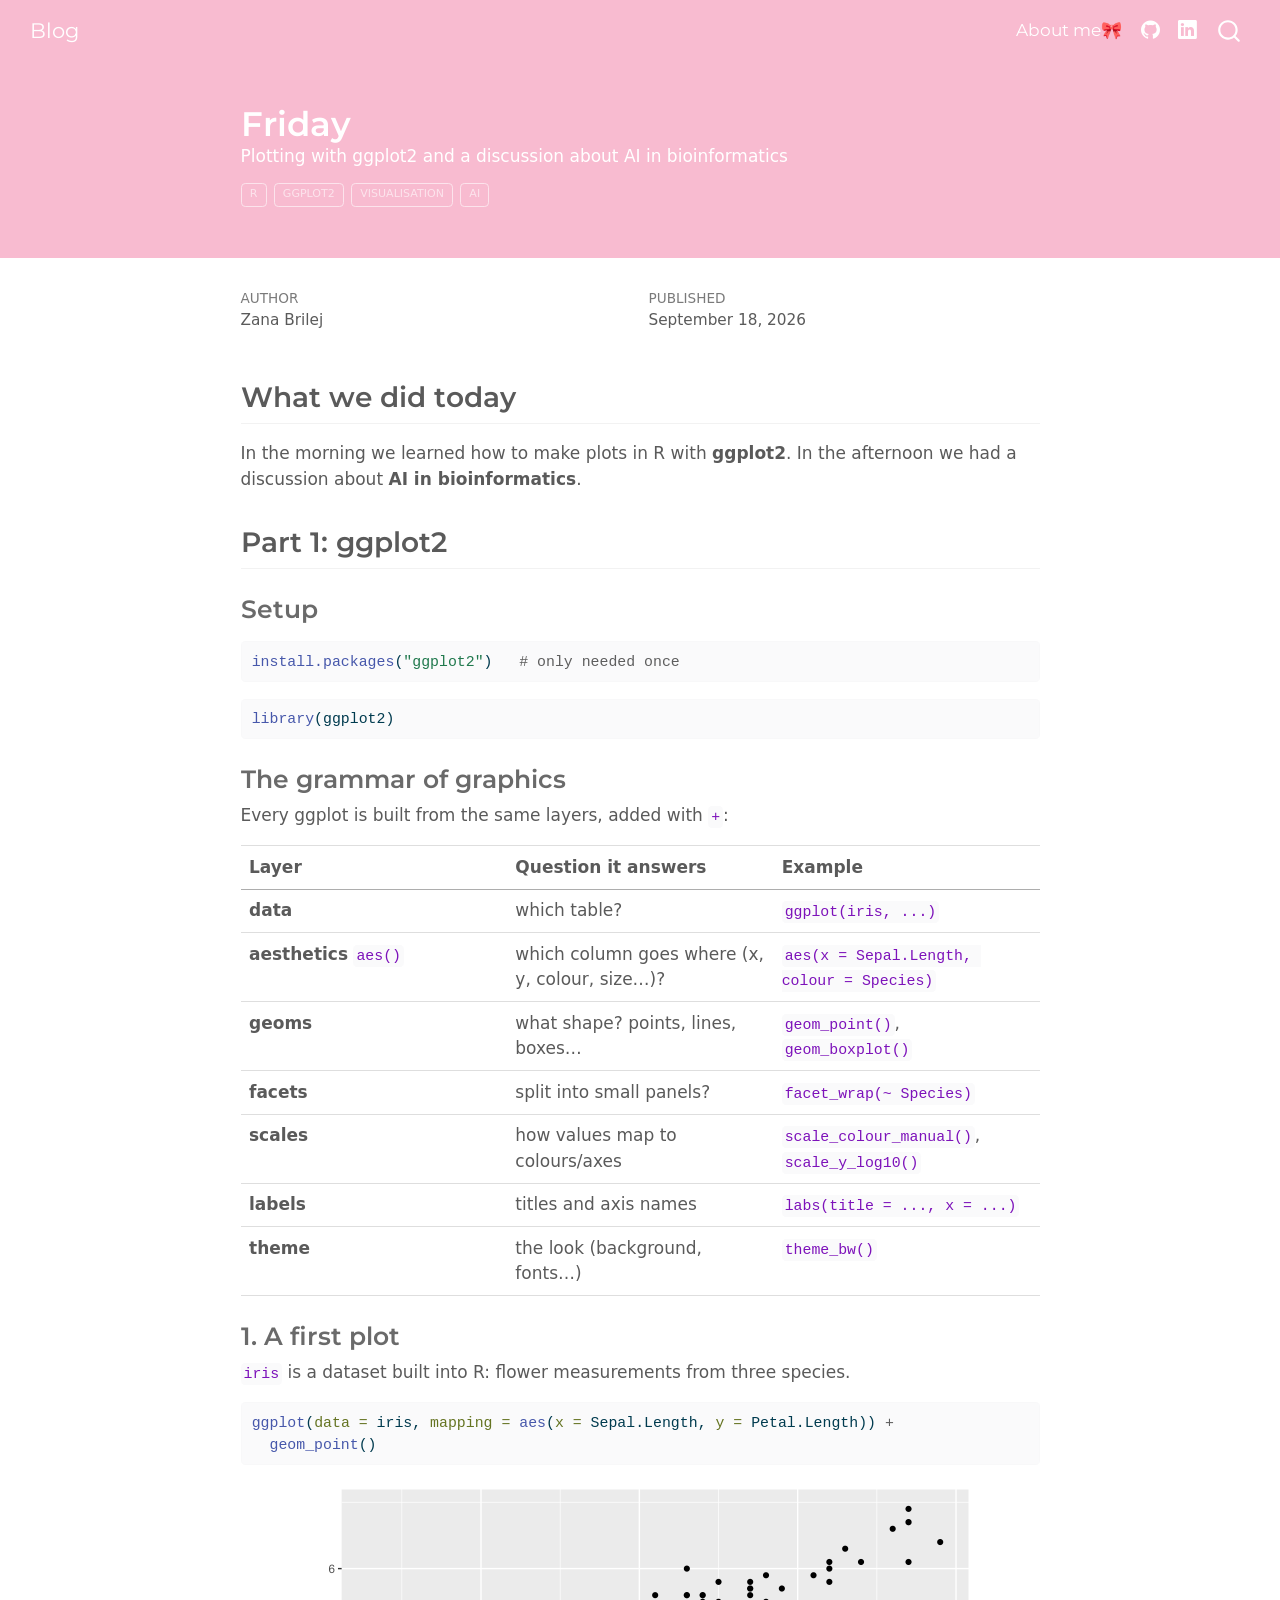
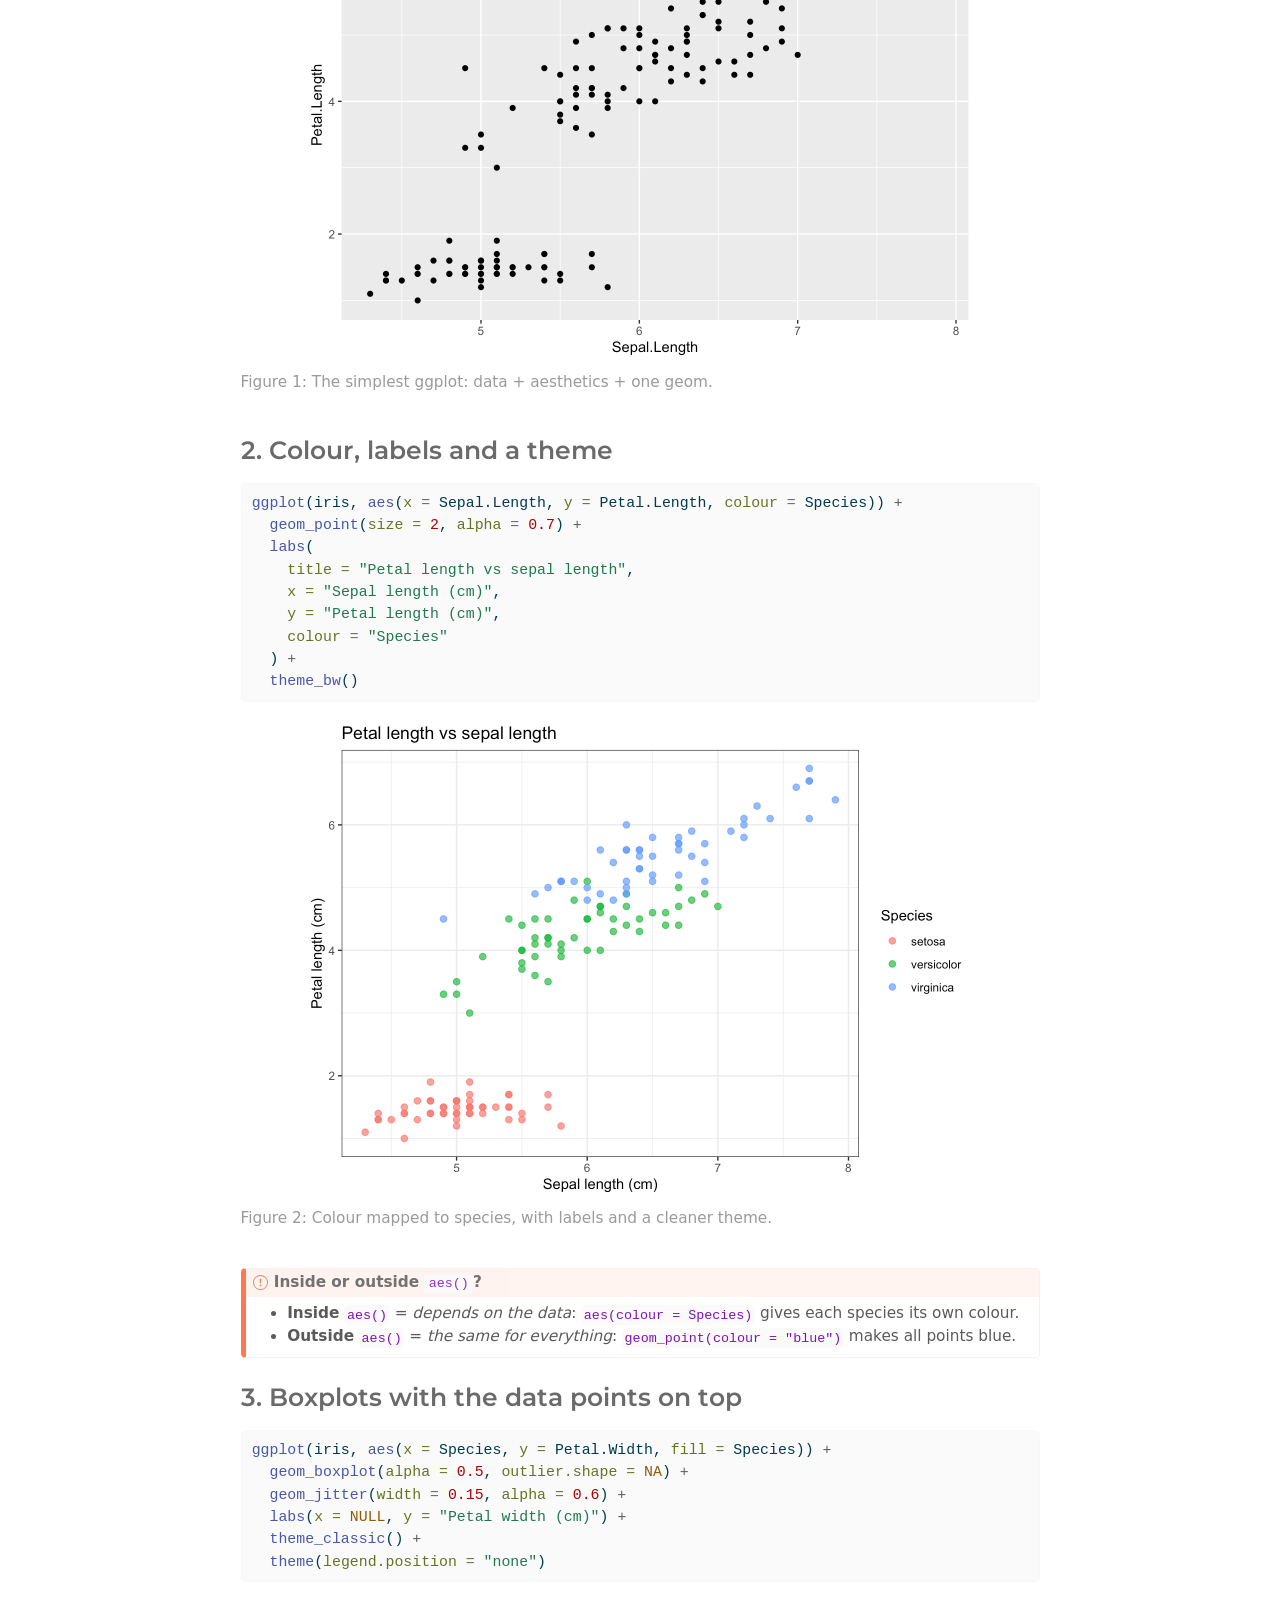
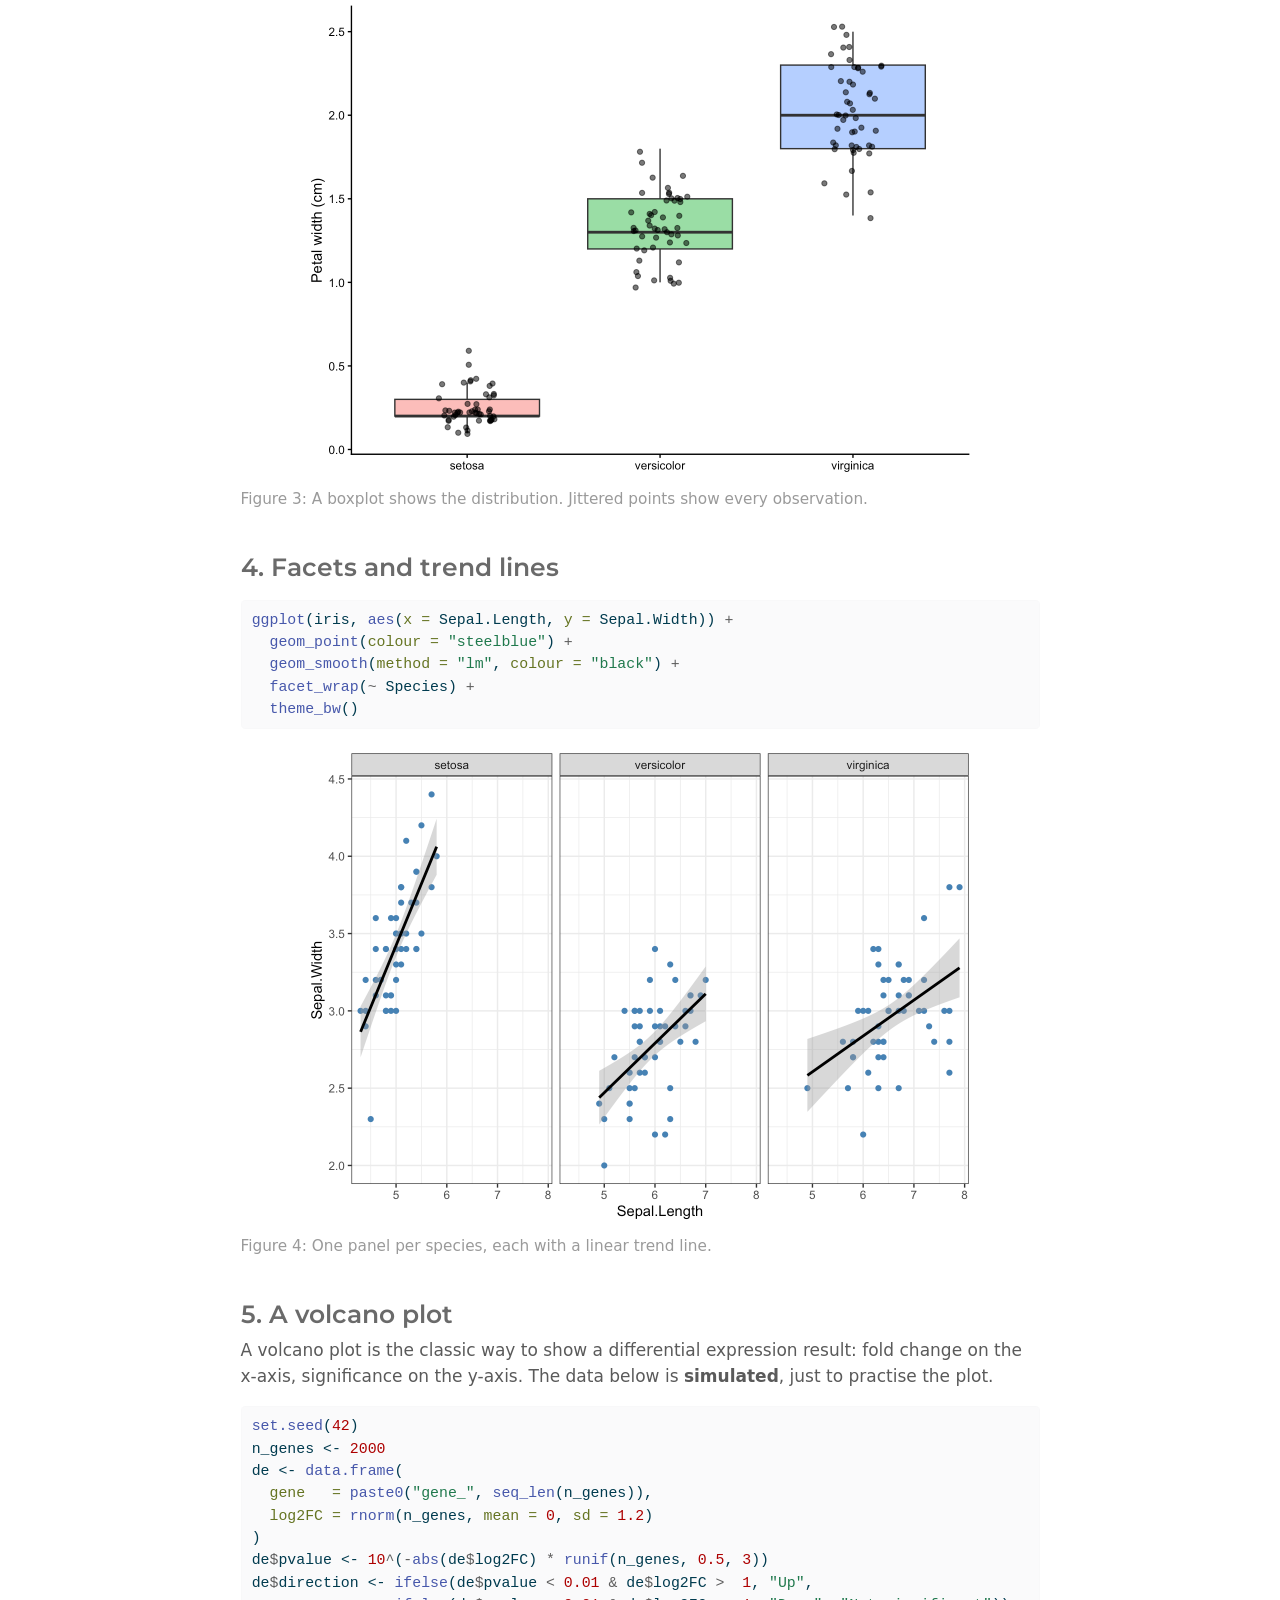
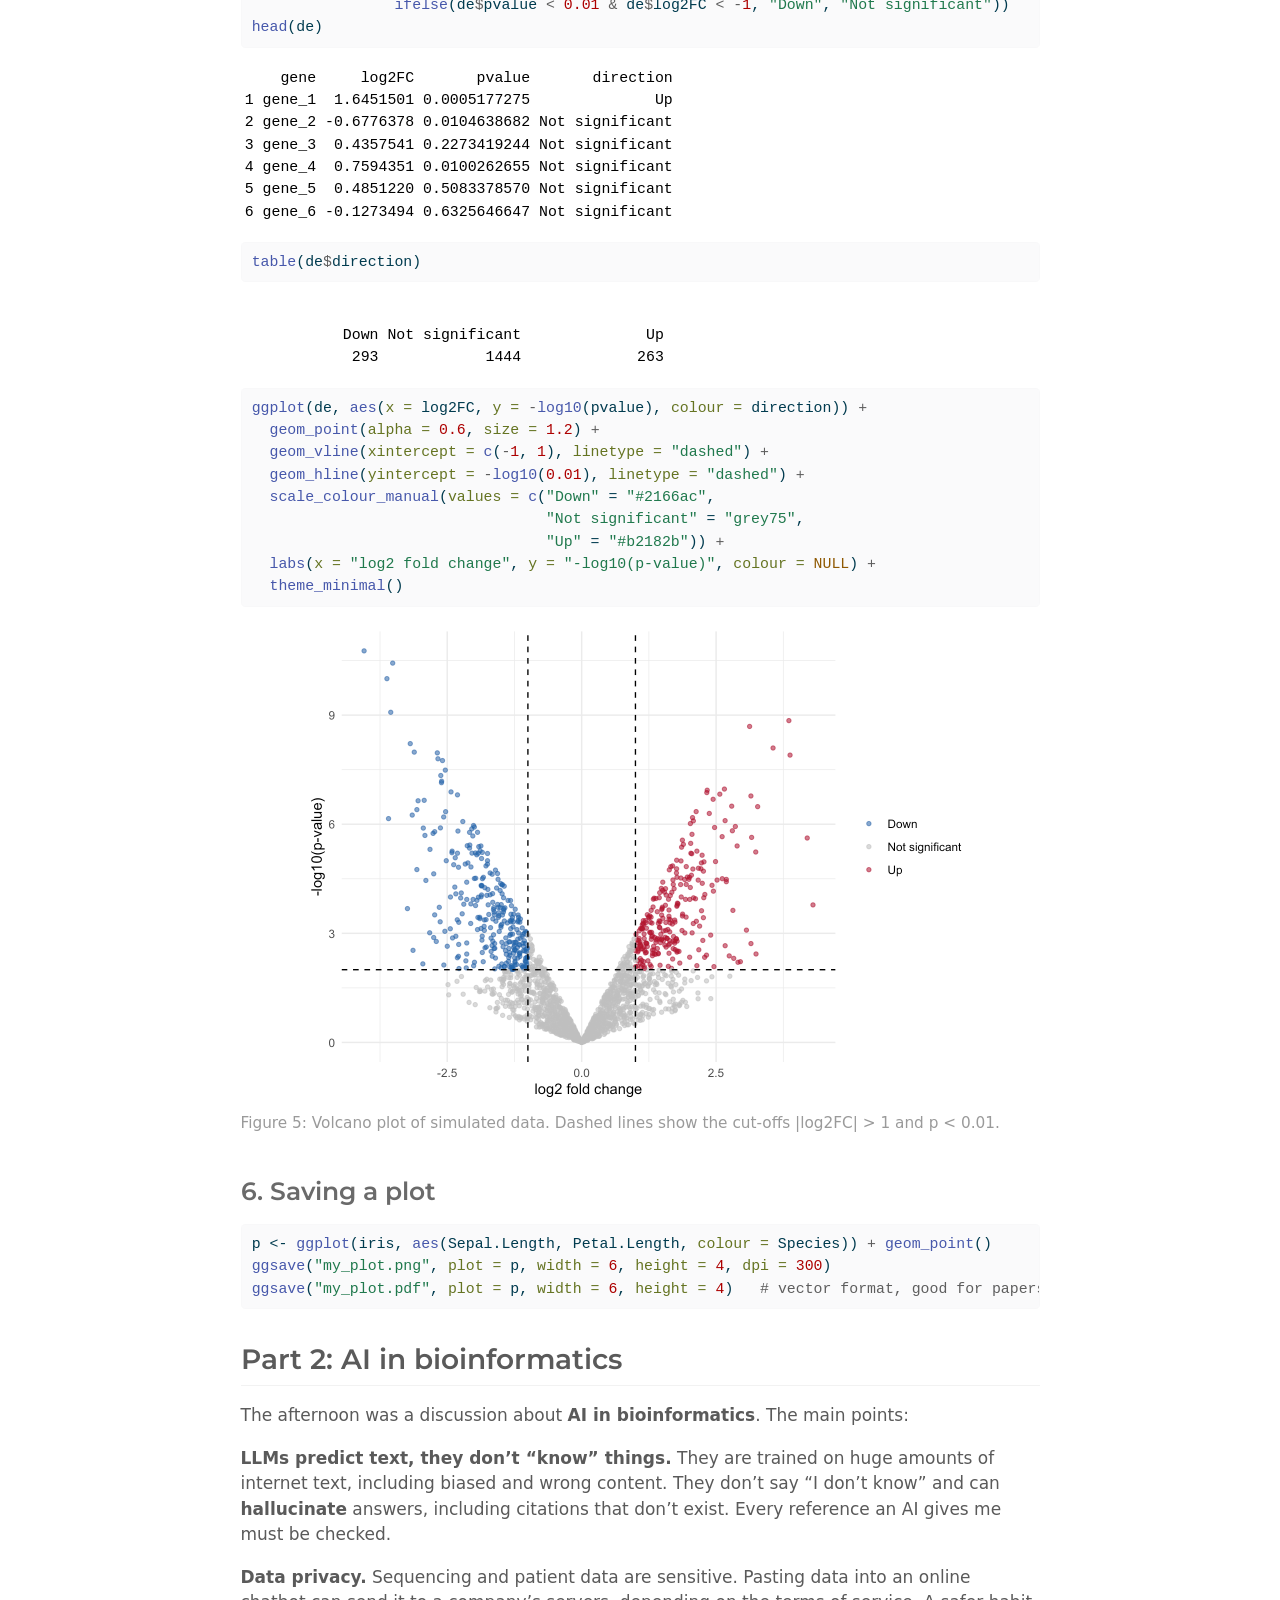
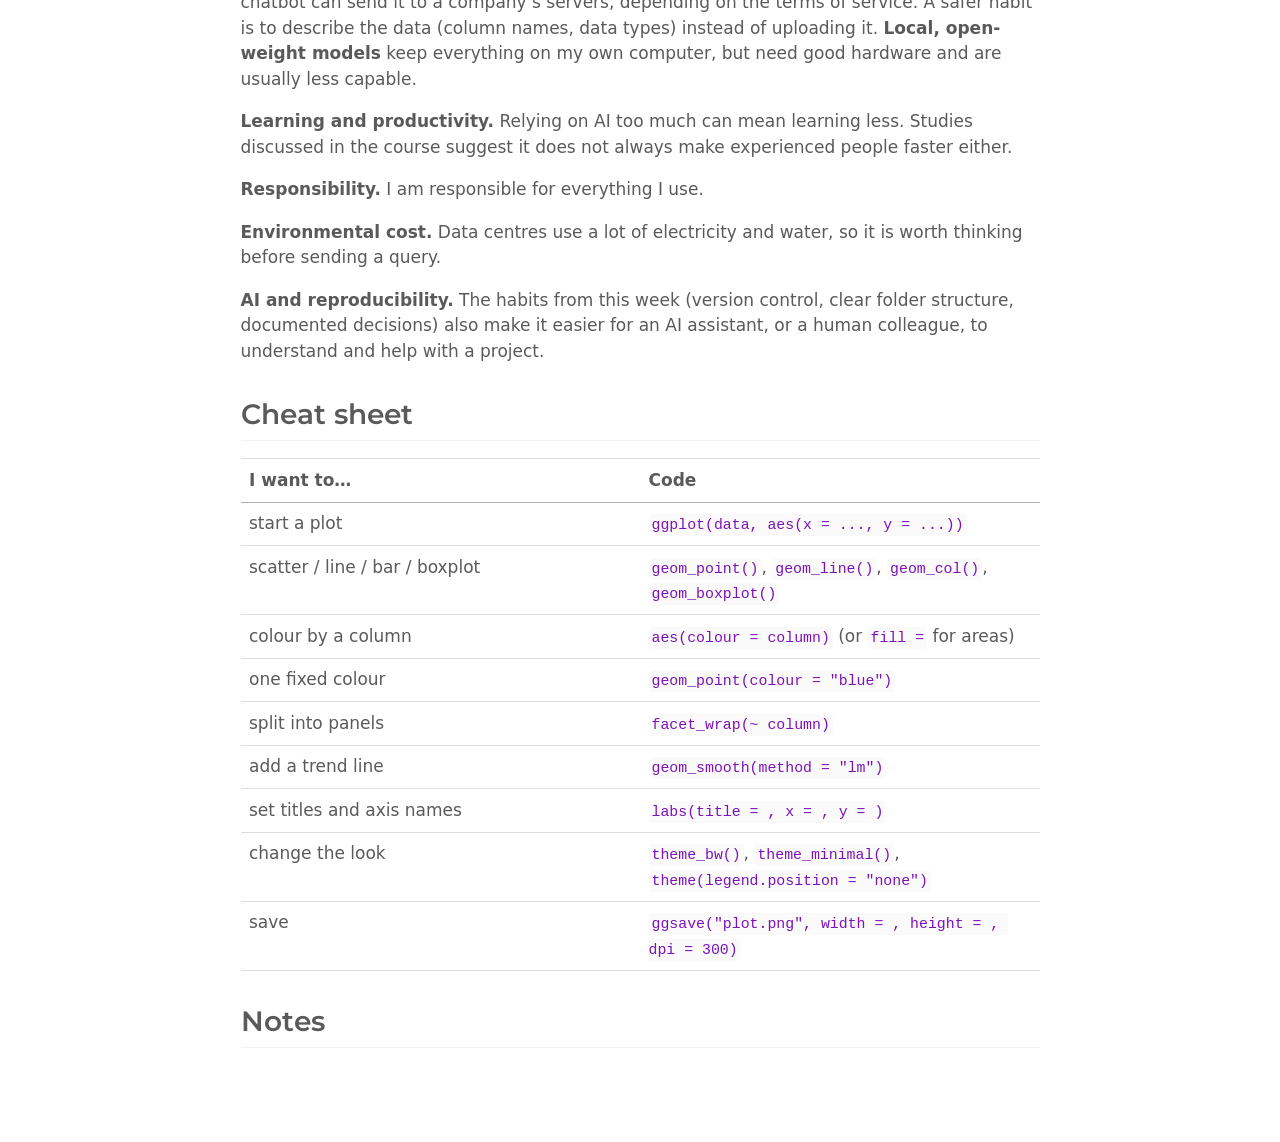
<file: posts/friday/index.html>
<!DOCTYPE html>
<html xmlns="http://www.w3.org/1999/xhtml" lang="en" xml:lang="en"><head>

<meta charset="utf-8">
<meta name="generator" content="quarto-1.10.18">

<meta name="viewport" content="width=device-width, initial-scale=1.0, user-scalable=yes">

<meta name="author" content="Zana Brilej">
<meta name="dcterms.date" content="2026-09-18">
<meta name="description" content="Plotting with ggplot2 and a discussion about AI in bioinformatics">

<title>Friday – Blog</title>
<style>
/* Default styles provided by pandoc.
** See https://pandoc.org/MANUAL.html#variables-for-html for config info.
*/
span.smallcaps{font-variant: small-caps;}
div.columns{display: flex; gap: 1.5em;}
div.column{flex: auto;}
@media screen {
div.columns{gap: min(4vw, 1.5em);}
div.column{overflow-x: auto;}
}
div.hanging-indent{margin-left: 1.5em; text-indent: -1.5em;}
ul.task-list{list-style: none;}
ul.task-list li input[type="checkbox"] {
  width: 0.8em;
  margin: 0 0.8em 0.2em -1em; /* quarto-specific, see https://github.com/quarto-dev/quarto-cli/issues/4556 */ 
  vertical-align: middle;
}
/* CSS for syntax highlighting */
html { -webkit-text-size-adjust: 100%; }
pre > code.sourceCode { white-space: pre; position: relative; }
pre > code.sourceCode > span { display: inline-block; line-height: 1.25; }
pre > code.sourceCode > span:empty { height: 1.2em; }
.sourceCode { overflow: visible; }
code.sourceCode > span { color: inherit; text-decoration: inherit; }
div.sourceCode { margin: 1em 0; }
pre.sourceCode { margin: 0; }
@media screen {
div.sourceCode { overflow: auto; }
}
@media print {
pre > code.sourceCode { white-space: pre-wrap; }
pre > code.sourceCode > span { text-indent: -5em; padding-left: 5em; }
}
pre.numberSource code
  { counter-reset: source-line 0; }
pre.numberSource code > span
  { position: relative; left: -4em; counter-increment: source-line; }
pre.numberSource code > span > a:first-child::before
  { content: counter(source-line);
    position: relative; left: -1em; text-align: right; vertical-align: baseline;
    border: none; display: inline-block;
    -webkit-touch-callout: none; -webkit-user-select: none;
    -khtml-user-select: none; -moz-user-select: none;
    -ms-user-select: none; user-select: none;
    padding: 0 4px; width: 4em;
  }
pre.numberSource { margin-left: 3em;  padding-left: 4px; }
div.sourceCode
  {   }
@media screen {
pre > code.sourceCode > span > a:first-child::before { text-decoration: underline; }
}
</style>


<script src="../../site_libs/quarto-nav/quarto-nav.js"></script>
<script src="../../site_libs/quarto-nav/headroom.min.js"></script>
<script src="../../site_libs/clipboard/clipboard.min.js"></script>
<script src="../../site_libs/quarto-search/autocomplete.umd.js"></script>
<script src="../../site_libs/quarto-search/fuse.min.js"></script>
<script src="../../site_libs/quarto-search/quarto-search.js"></script>
<meta name="quarto:offset" content="../../">
<script src="../../site_libs/quarto-html/quarto.js" type="module"></script>
<script src="../../site_libs/quarto-html/tabsets/tabsets.js" type="module"></script>
<script src="../../site_libs/quarto-html/popper.min.js"></script>
<script src="../../site_libs/quarto-html/tippy.umd.min.js"></script>
<script src="../../site_libs/quarto-html/anchor.min.js"></script>
<link href="../../site_libs/quarto-html/tippy.css" rel="stylesheet">
<link href="../../site_libs/quarto-html/quarto-syntax-highlighting-64a204ab8560d761af7679ceaba22944.css" rel="stylesheet" id="quarto-text-highlighting-styles">
<script src="../../site_libs/bootstrap/bootstrap.min.js"></script>
<link href="../../site_libs/bootstrap/bootstrap-icons.css" rel="stylesheet">
<link href="../../site_libs/bootstrap/bootstrap-fb1dc94ef3afab2d5625f9404b96eeb4.min.css" rel="stylesheet" append-hash="true" id="quarto-bootstrap" data-mode="light">
<script id="quarto-search-options" type="application/json">{
  "location": "navbar",
  "copy-button": false,
  "collapse-after": 3,
  "panel-placement": "end",
  "type": "overlay",
  "limit": 50,
  "keyboard-shortcut": [
    "f",
    "/",
    "s"
  ],
  "show-item-context": false,
  "language": {
    "search-no-results-text": "No results",
    "search-matching-documents-text": "matching documents",
    "search-copy-link-title": "Copy link to search",
    "search-hide-matches-text": "Hide additional matches",
    "search-more-match-text": "more match in this document",
    "search-more-matches-text": "more matches in this document",
    "search-clear-button-title": "Clear",
    "search-text-placeholder": "",
    "search-detached-cancel-button-title": "Cancel",
    "search-submit-button-title": "Submit",
    "search-label": "Search"
  }
}</script>


<link rel="stylesheet" href="../../styles.css">
</head>

<body class="nav-fixed fullcontent quarto-light">

<div id="quarto-search-results"></div>
  <header id="quarto-header" class="headroom fixed-top quarto-banner">
    <nav class="navbar navbar-expand-lg " data-bs-theme="dark">
      <div class="navbar-container container-fluid">
      <div class="navbar-brand-container mx-auto">
    <a class="navbar-brand" href="../../index.html">
    <span class="navbar-title">Blog</span>
    </a>
  </div>
            <div id="quarto-search" class="" title="Search"></div>
          <button class="navbar-toggler" type="button" data-bs-toggle="collapse" data-bs-target="#navbarCollapse" aria-controls="navbarCollapse" role="menu" aria-expanded="false" aria-label="Toggle navigation" onclick="if (window.quartoToggleHeadroom) { window.quartoToggleHeadroom(); }">
  <span class="navbar-toggler-icon"></span>
</button>
          <div class="collapse navbar-collapse" id="navbarCollapse">
            <ul class="navbar-nav navbar-nav-scroll ms-auto">
  <li class="nav-item">
    <a class="nav-link" href="../../about.html"> 
<span class="menu-text">About me🎀</span></a>
  </li>  
  <li class="nav-item compact">
    <a class="nav-link" href="https://github.com/zanabrilej22"> <i class="bi bi-github" role="img">
</i> 
<span class="menu-text"></span></a>
  </li>  
  <li class="nav-item compact">
    <a class="nav-link" href="https://www.linkedin.com/in/žana-brilej-643402201"> <i class="bi bi-linkedin" role="img">
</i> 
<span class="menu-text"></span></a>
  </li>  
</ul>
          </div> <!-- /navcollapse -->
            <div class="quarto-navbar-tools">
</div>
      </div> <!-- /container-fluid -->
    </nav>
</header>
<!-- content -->
<header id="title-block-header" class="quarto-title-block default page-columns page-full">
  <div class="quarto-title-banner page-columns page-full">
    <div class="quarto-title column-body">
      <h1 class="title">Friday</h1>
                  <div>
        <div class="description">
          Plotting with ggplot2 and a discussion about AI in bioinformatics
        </div>
      </div>
                          <div class="quarto-categories">
                <div class="quarto-category">R</div>
                <div class="quarto-category">ggplot2</div>
                <div class="quarto-category">visualisation</div>
                <div class="quarto-category">AI</div>
              </div>
                  </div>
  </div>
    
  
  <div class="quarto-title-meta">

      <div>
      <div class="quarto-title-meta-heading">Author</div>
      <div class="quarto-title-meta-contents">
               <p>Zana Brilej </p>
            </div>
    </div>
      
      <div>
      <div class="quarto-title-meta-heading">Published</div>
      <div class="quarto-title-meta-contents">
        <p class="date">September 18, 2026</p>
      </div>
    </div>
    
      
    </div>
    
  
  </header><div id="quarto-content" class="quarto-container page-columns page-rows-contents page-layout-article page-navbar">
<!-- sidebar -->
<!-- margin-sidebar -->
    
<!-- main -->
<main class="content quarto-banner-title-block" id="quarto-document-content">





<section id="what-we-did-today" class="level2">
<h2 class="anchored" data-anchor-id="what-we-did-today">What we did today</h2>
<p>In the morning we learned how to make plots in R with <strong>ggplot2</strong>. In the afternoon we had a discussion about <strong>AI in bioinformatics</strong>.</p>
</section>
<section id="part-1-ggplot2" class="level2">
<h2 class="anchored" data-anchor-id="part-1-ggplot2">Part 1: ggplot2</h2>
<section id="setup" class="level3">
<h3 class="anchored" data-anchor-id="setup">Setup</h3>
<div class="cell">
<div class="code-copy-outer-scaffold"><div class="sourceCode cell-code" id="cb1"><pre class="sourceCode r code-with-copy"><code class="sourceCode r"><span id="cb1-1"><a href="#cb1-1" aria-hidden="true" tabindex="-1"></a><span class="fu">install.packages</span>(<span class="st">"ggplot2"</span>)   <span class="co"># only needed once</span></span></code></pre></div><button title="Copy to Clipboard" class="code-copy-button"><i class="bi"></i></button></div>
</div>
<div class="cell">
<div class="code-copy-outer-scaffold"><div class="sourceCode cell-code" id="cb2"><pre class="sourceCode r code-with-copy"><code class="sourceCode r"><span id="cb2-1"><a href="#cb2-1" aria-hidden="true" tabindex="-1"></a><span class="fu">library</span>(ggplot2)</span></code></pre></div><button title="Copy to Clipboard" class="code-copy-button"><i class="bi"></i></button></div>
</div>
</section>
<section id="the-grammar-of-graphics" class="level3">
<h3 class="anchored" data-anchor-id="the-grammar-of-graphics">The grammar of graphics</h3>
<p>Every ggplot is built from the same layers, added with <code>+</code>:</p>
<table class="caption-top table">
<colgroup>
<col style="width: 33%">
<col style="width: 33%">
<col style="width: 33%">
</colgroup>
<thead>
<tr class="header">
<th>Layer</th>
<th>Question it answers</th>
<th>Example</th>
</tr>
</thead>
<tbody>
<tr class="odd">
<td><strong>data</strong></td>
<td>which table?</td>
<td><code>ggplot(iris, ...)</code></td>
</tr>
<tr class="even">
<td><strong>aesthetics</strong> <code>aes()</code></td>
<td>which column goes where (x, y, colour, size…)?</td>
<td><code>aes(x = Sepal.Length, colour = Species)</code></td>
</tr>
<tr class="odd">
<td><strong>geoms</strong></td>
<td>what shape? points, lines, boxes…</td>
<td><code>geom_point()</code>, <code>geom_boxplot()</code></td>
</tr>
<tr class="even">
<td><strong>facets</strong></td>
<td>split into small panels?</td>
<td><code>facet_wrap(~ Species)</code></td>
</tr>
<tr class="odd">
<td><strong>scales</strong></td>
<td>how values map to colours/axes</td>
<td><code>scale_colour_manual()</code>, <code>scale_y_log10()</code></td>
</tr>
<tr class="even">
<td><strong>labels</strong></td>
<td>titles and axis names</td>
<td><code>labs(title = ..., x = ...)</code></td>
</tr>
<tr class="odd">
<td><strong>theme</strong></td>
<td>the look (background, fonts…)</td>
<td><code>theme_bw()</code></td>
</tr>
</tbody>
</table>
</section>
<section id="a-first-plot" class="level3">
<h3 class="anchored" data-anchor-id="a-first-plot">1. A first plot</h3>
<p><code>iris</code> is a dataset built into R: flower measurements from three species.</p>
<div class="cell">
<div class="code-copy-outer-scaffold"><div class="sourceCode cell-code" id="cb3"><pre class="sourceCode r code-with-copy"><code class="sourceCode r"><span id="cb3-1"><a href="#cb3-1" aria-hidden="true" tabindex="-1"></a><span class="fu">ggplot</span>(<span class="at">data =</span> iris, <span class="at">mapping =</span> <span class="fu">aes</span>(<span class="at">x =</span> Sepal.Length, <span class="at">y =</span> Petal.Length)) <span class="sc">+</span></span>
<span id="cb3-2"><a href="#cb3-2" aria-hidden="true" tabindex="-1"></a>  <span class="fu">geom_point</span>()</span></code></pre></div><button title="Copy to Clipboard" class="code-copy-button"><i class="bi"></i></button></div>
<div class="cell-output-display">
<div id="fig-first" class="quarto-float quarto-figure quarto-figure-center anchored">
<figure class="quarto-float quarto-float-fig figure">
<div aria-describedby="fig-first-caption-0ceaefa1-69ba-4598-a22c-09a6ac19f8ca">
<img src="index_files/figure-html/fig-first-1.png" class="img-fluid figure-img" width="672">
</div>
<figcaption class="quarto-float-caption-bottom quarto-float-caption quarto-float-fig" id="fig-first-caption-0ceaefa1-69ba-4598-a22c-09a6ac19f8ca">
Figure&nbsp;1: The simplest ggplot: data + aesthetics + one geom.
</figcaption>
</figure>
</div>
</div>
</div>
</section>
<section id="colour-labels-and-a-theme" class="level3">
<h3 class="anchored" data-anchor-id="colour-labels-and-a-theme">2. Colour, labels and a theme</h3>
<div class="cell">
<div class="code-copy-outer-scaffold"><div class="sourceCode cell-code" id="cb4"><pre class="sourceCode r code-with-copy"><code class="sourceCode r"><span id="cb4-1"><a href="#cb4-1" aria-hidden="true" tabindex="-1"></a><span class="fu">ggplot</span>(iris, <span class="fu">aes</span>(<span class="at">x =</span> Sepal.Length, <span class="at">y =</span> Petal.Length, <span class="at">colour =</span> Species)) <span class="sc">+</span></span>
<span id="cb4-2"><a href="#cb4-2" aria-hidden="true" tabindex="-1"></a>  <span class="fu">geom_point</span>(<span class="at">size =</span> <span class="dv">2</span>, <span class="at">alpha =</span> <span class="fl">0.7</span>) <span class="sc">+</span></span>
<span id="cb4-3"><a href="#cb4-3" aria-hidden="true" tabindex="-1"></a>  <span class="fu">labs</span>(</span>
<span id="cb4-4"><a href="#cb4-4" aria-hidden="true" tabindex="-1"></a>    <span class="at">title =</span> <span class="st">"Petal length vs sepal length"</span>,</span>
<span id="cb4-5"><a href="#cb4-5" aria-hidden="true" tabindex="-1"></a>    <span class="at">x =</span> <span class="st">"Sepal length (cm)"</span>,</span>
<span id="cb4-6"><a href="#cb4-6" aria-hidden="true" tabindex="-1"></a>    <span class="at">y =</span> <span class="st">"Petal length (cm)"</span>,</span>
<span id="cb4-7"><a href="#cb4-7" aria-hidden="true" tabindex="-1"></a>    <span class="at">colour =</span> <span class="st">"Species"</span></span>
<span id="cb4-8"><a href="#cb4-8" aria-hidden="true" tabindex="-1"></a>  ) <span class="sc">+</span></span>
<span id="cb4-9"><a href="#cb4-9" aria-hidden="true" tabindex="-1"></a>  <span class="fu">theme_bw</span>()</span></code></pre></div><button title="Copy to Clipboard" class="code-copy-button"><i class="bi"></i></button></div>
<div class="cell-output-display">
<div id="fig-colour" class="quarto-float quarto-figure quarto-figure-center anchored">
<figure class="quarto-float quarto-float-fig figure">
<div aria-describedby="fig-colour-caption-0ceaefa1-69ba-4598-a22c-09a6ac19f8ca">
<img src="index_files/figure-html/fig-colour-1.png" class="img-fluid figure-img" width="672">
</div>
<figcaption class="quarto-float-caption-bottom quarto-float-caption quarto-float-fig" id="fig-colour-caption-0ceaefa1-69ba-4598-a22c-09a6ac19f8ca">
Figure&nbsp;2: Colour mapped to species, with labels and a cleaner theme.
</figcaption>
</figure>
</div>
</div>
</div>
<div class="callout callout-style-default callout-important callout-titled">
<div class="callout-header d-flex align-content-center">
<div class="callout-icon-container">
<i class="callout-icon"></i>
</div>
<div class="callout-title-container flex-fill">
<span class="screen-reader-only">Important</span>Inside or outside <code>aes()</code>?
</div>
</div>
<div class="callout-body-container callout-body">
<ul>
<li><strong>Inside</strong> <code>aes()</code> = <em>depends on the data</em>: <code>aes(colour = Species)</code> gives each species its own colour.</li>
<li><strong>Outside</strong> <code>aes()</code> = <em>the same for everything</em>: <code>geom_point(colour = "blue")</code> makes all points blue.</li>
</ul>
</div>
</div>
</section>
<section id="boxplots-with-the-data-points-on-top" class="level3">
<h3 class="anchored" data-anchor-id="boxplots-with-the-data-points-on-top">3. Boxplots with the data points on top</h3>
<div class="cell">
<div class="code-copy-outer-scaffold"><div class="sourceCode cell-code" id="cb5"><pre class="sourceCode r code-with-copy"><code class="sourceCode r"><span id="cb5-1"><a href="#cb5-1" aria-hidden="true" tabindex="-1"></a><span class="fu">ggplot</span>(iris, <span class="fu">aes</span>(<span class="at">x =</span> Species, <span class="at">y =</span> Petal.Width, <span class="at">fill =</span> Species)) <span class="sc">+</span></span>
<span id="cb5-2"><a href="#cb5-2" aria-hidden="true" tabindex="-1"></a>  <span class="fu">geom_boxplot</span>(<span class="at">alpha =</span> <span class="fl">0.5</span>, <span class="at">outlier.shape =</span> <span class="cn">NA</span>) <span class="sc">+</span></span>
<span id="cb5-3"><a href="#cb5-3" aria-hidden="true" tabindex="-1"></a>  <span class="fu">geom_jitter</span>(<span class="at">width =</span> <span class="fl">0.15</span>, <span class="at">alpha =</span> <span class="fl">0.6</span>) <span class="sc">+</span></span>
<span id="cb5-4"><a href="#cb5-4" aria-hidden="true" tabindex="-1"></a>  <span class="fu">labs</span>(<span class="at">x =</span> <span class="cn">NULL</span>, <span class="at">y =</span> <span class="st">"Petal width (cm)"</span>) <span class="sc">+</span></span>
<span id="cb5-5"><a href="#cb5-5" aria-hidden="true" tabindex="-1"></a>  <span class="fu">theme_classic</span>() <span class="sc">+</span></span>
<span id="cb5-6"><a href="#cb5-6" aria-hidden="true" tabindex="-1"></a>  <span class="fu">theme</span>(<span class="at">legend.position =</span> <span class="st">"none"</span>)</span></code></pre></div><button title="Copy to Clipboard" class="code-copy-button"><i class="bi"></i></button></div>
<div class="cell-output-display">
<div id="fig-boxplot" class="quarto-float quarto-figure quarto-figure-center anchored">
<figure class="quarto-float quarto-float-fig figure">
<div aria-describedby="fig-boxplot-caption-0ceaefa1-69ba-4598-a22c-09a6ac19f8ca">
<img src="index_files/figure-html/fig-boxplot-1.png" class="img-fluid figure-img" width="672">
</div>
<figcaption class="quarto-float-caption-bottom quarto-float-caption quarto-float-fig" id="fig-boxplot-caption-0ceaefa1-69ba-4598-a22c-09a6ac19f8ca">
Figure&nbsp;3: A boxplot shows the distribution. Jittered points show every observation.
</figcaption>
</figure>
</div>
</div>
</div>
</section>
<section id="facets-and-trend-lines" class="level3">
<h3 class="anchored" data-anchor-id="facets-and-trend-lines">4. Facets and trend lines</h3>
<div class="cell">
<div class="code-copy-outer-scaffold"><div class="sourceCode cell-code" id="cb6"><pre class="sourceCode r code-with-copy"><code class="sourceCode r"><span id="cb6-1"><a href="#cb6-1" aria-hidden="true" tabindex="-1"></a><span class="fu">ggplot</span>(iris, <span class="fu">aes</span>(<span class="at">x =</span> Sepal.Length, <span class="at">y =</span> Sepal.Width)) <span class="sc">+</span></span>
<span id="cb6-2"><a href="#cb6-2" aria-hidden="true" tabindex="-1"></a>  <span class="fu">geom_point</span>(<span class="at">colour =</span> <span class="st">"steelblue"</span>) <span class="sc">+</span></span>
<span id="cb6-3"><a href="#cb6-3" aria-hidden="true" tabindex="-1"></a>  <span class="fu">geom_smooth</span>(<span class="at">method =</span> <span class="st">"lm"</span>, <span class="at">colour =</span> <span class="st">"black"</span>) <span class="sc">+</span></span>
<span id="cb6-4"><a href="#cb6-4" aria-hidden="true" tabindex="-1"></a>  <span class="fu">facet_wrap</span>(<span class="sc">~</span> Species) <span class="sc">+</span></span>
<span id="cb6-5"><a href="#cb6-5" aria-hidden="true" tabindex="-1"></a>  <span class="fu">theme_bw</span>()</span></code></pre></div><button title="Copy to Clipboard" class="code-copy-button"><i class="bi"></i></button></div>
<div class="cell-output-display">
<div id="fig-facets" class="quarto-float quarto-figure quarto-figure-center anchored">
<figure class="quarto-float quarto-float-fig figure">
<div aria-describedby="fig-facets-caption-0ceaefa1-69ba-4598-a22c-09a6ac19f8ca">
<img src="index_files/figure-html/fig-facets-1.png" class="img-fluid figure-img" width="672">
</div>
<figcaption class="quarto-float-caption-bottom quarto-float-caption quarto-float-fig" id="fig-facets-caption-0ceaefa1-69ba-4598-a22c-09a6ac19f8ca">
Figure&nbsp;4: One panel per species, each with a linear trend line.
</figcaption>
</figure>
</div>
</div>
</div>
</section>
<section id="a-volcano-plot" class="level3">
<h3 class="anchored" data-anchor-id="a-volcano-plot">5. A volcano plot</h3>
<p>A volcano plot is the classic way to show a differential expression result: fold change on the x-axis, significance on the y-axis. The data below is <strong>simulated</strong>, just to practise the plot.</p>
<div class="cell">
<div class="code-copy-outer-scaffold"><div class="sourceCode cell-code" id="cb7"><pre class="sourceCode r code-with-copy"><code class="sourceCode r"><span id="cb7-1"><a href="#cb7-1" aria-hidden="true" tabindex="-1"></a><span class="fu">set.seed</span>(<span class="dv">42</span>)</span>
<span id="cb7-2"><a href="#cb7-2" aria-hidden="true" tabindex="-1"></a>n_genes <span class="ot">&lt;-</span> <span class="dv">2000</span></span>
<span id="cb7-3"><a href="#cb7-3" aria-hidden="true" tabindex="-1"></a>de <span class="ot">&lt;-</span> <span class="fu">data.frame</span>(</span>
<span id="cb7-4"><a href="#cb7-4" aria-hidden="true" tabindex="-1"></a>  <span class="at">gene   =</span> <span class="fu">paste0</span>(<span class="st">"gene_"</span>, <span class="fu">seq_len</span>(n_genes)),</span>
<span id="cb7-5"><a href="#cb7-5" aria-hidden="true" tabindex="-1"></a>  <span class="at">log2FC =</span> <span class="fu">rnorm</span>(n_genes, <span class="at">mean =</span> <span class="dv">0</span>, <span class="at">sd =</span> <span class="fl">1.2</span>)</span>
<span id="cb7-6"><a href="#cb7-6" aria-hidden="true" tabindex="-1"></a>)</span>
<span id="cb7-7"><a href="#cb7-7" aria-hidden="true" tabindex="-1"></a>de<span class="sc">$</span>pvalue <span class="ot">&lt;-</span> <span class="dv">10</span><span class="sc">^</span>(<span class="sc">-</span><span class="fu">abs</span>(de<span class="sc">$</span>log2FC) <span class="sc">*</span> <span class="fu">runif</span>(n_genes, <span class="fl">0.5</span>, <span class="dv">3</span>))</span>
<span id="cb7-8"><a href="#cb7-8" aria-hidden="true" tabindex="-1"></a>de<span class="sc">$</span>direction <span class="ot">&lt;-</span> <span class="fu">ifelse</span>(de<span class="sc">$</span>pvalue <span class="sc">&lt;</span> <span class="fl">0.01</span> <span class="sc">&amp;</span> de<span class="sc">$</span>log2FC <span class="sc">&gt;</span>  <span class="dv">1</span>, <span class="st">"Up"</span>,</span>
<span id="cb7-9"><a href="#cb7-9" aria-hidden="true" tabindex="-1"></a>                <span class="fu">ifelse</span>(de<span class="sc">$</span>pvalue <span class="sc">&lt;</span> <span class="fl">0.01</span> <span class="sc">&amp;</span> de<span class="sc">$</span>log2FC <span class="sc">&lt;</span> <span class="sc">-</span><span class="dv">1</span>, <span class="st">"Down"</span>, <span class="st">"Not significant"</span>))</span>
<span id="cb7-10"><a href="#cb7-10" aria-hidden="true" tabindex="-1"></a><span class="fu">head</span>(de)</span></code></pre></div><button title="Copy to Clipboard" class="code-copy-button"><i class="bi"></i></button></div>
<div class="cell-output cell-output-stdout">
<pre><code>    gene     log2FC       pvalue       direction
1 gene_1  1.6451501 0.0005177275              Up
2 gene_2 -0.6776378 0.0104638682 Not significant
3 gene_3  0.4357541 0.2273419244 Not significant
4 gene_4  0.7594351 0.0100262655 Not significant
5 gene_5  0.4851220 0.5083378570 Not significant
6 gene_6 -0.1273494 0.6325646647 Not significant</code></pre>
</div>
<div class="code-copy-outer-scaffold"><div class="sourceCode cell-code" id="cb9"><pre class="sourceCode r code-with-copy"><code class="sourceCode r"><span id="cb9-1"><a href="#cb9-1" aria-hidden="true" tabindex="-1"></a><span class="fu">table</span>(de<span class="sc">$</span>direction)</span></code></pre></div><button title="Copy to Clipboard" class="code-copy-button"><i class="bi"></i></button></div>
<div class="cell-output cell-output-stdout">
<pre><code>
           Down Not significant              Up 
            293            1444             263 </code></pre>
</div>
</div>
<div class="cell">
<div class="code-copy-outer-scaffold"><div class="sourceCode cell-code" id="cb11"><pre class="sourceCode r code-with-copy"><code class="sourceCode r"><span id="cb11-1"><a href="#cb11-1" aria-hidden="true" tabindex="-1"></a><span class="fu">ggplot</span>(de, <span class="fu">aes</span>(<span class="at">x =</span> log2FC, <span class="at">y =</span> <span class="sc">-</span><span class="fu">log10</span>(pvalue), <span class="at">colour =</span> direction)) <span class="sc">+</span></span>
<span id="cb11-2"><a href="#cb11-2" aria-hidden="true" tabindex="-1"></a>  <span class="fu">geom_point</span>(<span class="at">alpha =</span> <span class="fl">0.6</span>, <span class="at">size =</span> <span class="fl">1.2</span>) <span class="sc">+</span></span>
<span id="cb11-3"><a href="#cb11-3" aria-hidden="true" tabindex="-1"></a>  <span class="fu">geom_vline</span>(<span class="at">xintercept =</span> <span class="fu">c</span>(<span class="sc">-</span><span class="dv">1</span>, <span class="dv">1</span>), <span class="at">linetype =</span> <span class="st">"dashed"</span>) <span class="sc">+</span></span>
<span id="cb11-4"><a href="#cb11-4" aria-hidden="true" tabindex="-1"></a>  <span class="fu">geom_hline</span>(<span class="at">yintercept =</span> <span class="sc">-</span><span class="fu">log10</span>(<span class="fl">0.01</span>), <span class="at">linetype =</span> <span class="st">"dashed"</span>) <span class="sc">+</span></span>
<span id="cb11-5"><a href="#cb11-5" aria-hidden="true" tabindex="-1"></a>  <span class="fu">scale_colour_manual</span>(<span class="at">values =</span> <span class="fu">c</span>(<span class="st">"Down"</span> <span class="ot">=</span> <span class="st">"#2166ac"</span>,</span>
<span id="cb11-6"><a href="#cb11-6" aria-hidden="true" tabindex="-1"></a>                                 <span class="st">"Not significant"</span> <span class="ot">=</span> <span class="st">"grey75"</span>,</span>
<span id="cb11-7"><a href="#cb11-7" aria-hidden="true" tabindex="-1"></a>                                 <span class="st">"Up"</span> <span class="ot">=</span> <span class="st">"#b2182b"</span>)) <span class="sc">+</span></span>
<span id="cb11-8"><a href="#cb11-8" aria-hidden="true" tabindex="-1"></a>  <span class="fu">labs</span>(<span class="at">x =</span> <span class="st">"log2 fold change"</span>, <span class="at">y =</span> <span class="st">"-log10(p-value)"</span>, <span class="at">colour =</span> <span class="cn">NULL</span>) <span class="sc">+</span></span>
<span id="cb11-9"><a href="#cb11-9" aria-hidden="true" tabindex="-1"></a>  <span class="fu">theme_minimal</span>()</span></code></pre></div><button title="Copy to Clipboard" class="code-copy-button"><i class="bi"></i></button></div>
<div class="cell-output-display">
<div id="fig-volcano" class="quarto-float quarto-figure quarto-figure-center anchored">
<figure class="quarto-float quarto-float-fig figure">
<div aria-describedby="fig-volcano-caption-0ceaefa1-69ba-4598-a22c-09a6ac19f8ca">
<img src="index_files/figure-html/fig-volcano-1.png" class="img-fluid figure-img" width="672">
</div>
<figcaption class="quarto-float-caption-bottom quarto-float-caption quarto-float-fig" id="fig-volcano-caption-0ceaefa1-69ba-4598-a22c-09a6ac19f8ca">
Figure&nbsp;5: Volcano plot of simulated data. Dashed lines show the cut-offs |log2FC| &gt; 1 and p &lt; 0.01.
</figcaption>
</figure>
</div>
</div>
</div>
</section>
<section id="saving-a-plot" class="level3">
<h3 class="anchored" data-anchor-id="saving-a-plot">6. Saving a plot</h3>
<div class="cell">
<div class="code-copy-outer-scaffold"><div class="sourceCode cell-code" id="cb12"><pre class="sourceCode r code-with-copy"><code class="sourceCode r"><span id="cb12-1"><a href="#cb12-1" aria-hidden="true" tabindex="-1"></a>p <span class="ot">&lt;-</span> <span class="fu">ggplot</span>(iris, <span class="fu">aes</span>(Sepal.Length, Petal.Length, <span class="at">colour =</span> Species)) <span class="sc">+</span> <span class="fu">geom_point</span>()</span>
<span id="cb12-2"><a href="#cb12-2" aria-hidden="true" tabindex="-1"></a><span class="fu">ggsave</span>(<span class="st">"my_plot.png"</span>, <span class="at">plot =</span> p, <span class="at">width =</span> <span class="dv">6</span>, <span class="at">height =</span> <span class="dv">4</span>, <span class="at">dpi =</span> <span class="dv">300</span>)</span>
<span id="cb12-3"><a href="#cb12-3" aria-hidden="true" tabindex="-1"></a><span class="fu">ggsave</span>(<span class="st">"my_plot.pdf"</span>, <span class="at">plot =</span> p, <span class="at">width =</span> <span class="dv">6</span>, <span class="at">height =</span> <span class="dv">4</span>)   <span class="co"># vector format, good for papers</span></span></code></pre></div><button title="Copy to Clipboard" class="code-copy-button"><i class="bi"></i></button></div>
</div>
</section>
</section>
<section id="part-2-ai-in-bioinformatics" class="level2">
<h2 class="anchored" data-anchor-id="part-2-ai-in-bioinformatics">Part 2: AI in bioinformatics</h2>
<p>The afternoon was a discussion about <strong>AI in bioinformatics</strong>. The main points:</p>
<p><strong>LLMs predict text, they don’t “know” things.</strong> They are trained on huge amounts of internet text, including biased and wrong content. They don’t say “I don’t know” and can <strong>hallucinate</strong> answers, including citations that don’t exist. Every reference an AI gives me must be checked.</p>
<p><strong>Data privacy.</strong> Sequencing and patient data are sensitive. Pasting data into an online chatbot can send it to a company’s servers, depending on the terms of service. A safer habit is to describe the data (column names, data types) instead of uploading it. <strong>Local, open-weight models</strong> keep everything on my own computer, but need good hardware and are usually less capable.</p>
<p><strong>Learning and productivity.</strong> Relying on AI too much can mean learning less. Studies discussed in the course suggest it does not always make experienced people faster either.</p>
<p><strong>Responsibility.</strong> I am responsible for everything I use.</p>
<p><strong>Environmental cost.</strong> Data centres use a lot of electricity and water, so it is worth thinking before sending a query.</p>
<p><strong>AI and reproducibility.</strong> The habits from this week (version control, clear folder structure, documented decisions) also make it easier for an AI assistant, or a human colleague, to understand and help with a project.</p>
</section>
<section id="cheat-sheet" class="level2">
<h2 class="anchored" data-anchor-id="cheat-sheet">Cheat sheet</h2>
<table class="caption-top table">
<colgroup>
<col style="width: 50%">
<col style="width: 50%">
</colgroup>
<thead>
<tr class="header">
<th>I want to…</th>
<th>Code</th>
</tr>
</thead>
<tbody>
<tr class="odd">
<td>start a plot</td>
<td><code>ggplot(data, aes(x = ..., y = ...))</code></td>
</tr>
<tr class="even">
<td>scatter / line / bar / boxplot</td>
<td><code>geom_point()</code>, <code>geom_line()</code>, <code>geom_col()</code>, <code>geom_boxplot()</code></td>
</tr>
<tr class="odd">
<td>colour by a column</td>
<td><code>aes(colour = column)</code> (or <code>fill =</code> for areas)</td>
</tr>
<tr class="even">
<td>one fixed colour</td>
<td><code>geom_point(colour = "blue")</code></td>
</tr>
<tr class="odd">
<td>split into panels</td>
<td><code>facet_wrap(~ column)</code></td>
</tr>
<tr class="even">
<td>add a trend line</td>
<td><code>geom_smooth(method = "lm")</code></td>
</tr>
<tr class="odd">
<td>set titles and axis names</td>
<td><code>labs(title = , x = , y = )</code></td>
</tr>
<tr class="even">
<td>change the look</td>
<td><code>theme_bw()</code>, <code>theme_minimal()</code>, <code>theme(legend.position = "none")</code></td>
</tr>
<tr class="odd">
<td>save</td>
<td><code>ggsave("plot.png", width = , height = , dpi = 300)</code></td>
</tr>
</tbody>
</table>
</section>
<section id="notes" class="level2">
<h2 class="anchored" data-anchor-id="notes">Notes</h2>
<!-- Add your notes as bullet points below this line, for example:
- something I want to remember
-->


</section>

</main> <!-- /main -->
<script id="quarto-html-after-body" type="application/javascript">
  window.document.addEventListener("DOMContentLoaded", function (event) {
    const icon = "";
    const anchorJS = new window.AnchorJS();
    anchorJS.options = {
      placement: 'right',
      icon: icon
    };
    anchorJS.add('.anchored');
    const isCodeAnnotation = (el) => {
      for (const clz of el.classList) {
        if (clz.startsWith('code-annotation-')) {                     
          return true;
        }
      }
      return false;
    }
    const onCopySuccess = function(e) {
      // button target
      const button = e.trigger;
      // don't keep focus
      button.blur();
      // flash "checked"
      button.classList.add('code-copy-button-checked');
      var currentTitle = button.getAttribute("title");
      button.setAttribute("title", "Copied!");
      let tooltip;
      if (window.bootstrap) {
        button.setAttribute("data-bs-toggle", "tooltip");
        button.setAttribute("data-bs-placement", "left");
        button.setAttribute("data-bs-title", "Copied!");
        tooltip = new bootstrap.Tooltip(button, 
          { trigger: "manual", 
            customClass: "code-copy-button-tooltip",
            offset: [0, -8]});
        tooltip.show();    
      }
      setTimeout(function() {
        if (tooltip) {
          tooltip.hide();
          button.removeAttribute("data-bs-title");
          button.removeAttribute("data-bs-toggle");
          button.removeAttribute("data-bs-placement");
        }
        button.setAttribute("title", currentTitle);
        button.classList.remove('code-copy-button-checked');
      }, 1000);
      // clear code selection
      e.clearSelection();
    }
    const getTextToCopy = function(trigger) {
      const outerScaffold = trigger.parentElement.cloneNode(true);
      const codeEl = outerScaffold.querySelector('code');
      for (const childEl of codeEl.children) {
        if (isCodeAnnotation(childEl)) {
          childEl.remove();
        }
      }
      return codeEl.innerText;
    }
    const clipboard = new window.ClipboardJS('.code-copy-button:not([data-in-quarto-modal])', {
      text: getTextToCopy
    });
    clipboard.on('success', onCopySuccess);
    if (window.document.getElementById('quarto-embedded-source-code-modal')) {
      const clipboardModal = new window.ClipboardJS('.code-copy-button[data-in-quarto-modal]', {
        text: getTextToCopy,
        container: window.document.getElementById('quarto-embedded-source-code-modal')
      });
      clipboardModal.on('success', onCopySuccess);
    }
      var localhostRegex = new RegExp(/^(?:http|https):\/\/localhost\:?[0-9]*\//);
      var mailtoRegex = new RegExp(/^mailto:/);
        var filterRegex = new RegExp("https:\/\/zanabrilej22\.github\.io\/Reproducible_research_course\/");
      var isInternal = (href) => {
          return filterRegex.test(href) || localhostRegex.test(href) || mailtoRegex.test(href);
      }
      // Inspect non-navigation links and adorn them if external
     var links = window.document.querySelectorAll('a[href]:not(.nav-link):not(.navbar-brand):not(.toc-action):not(.sidebar-link):not(.sidebar-item-toggle):not(.pagination-link):not(.no-external):not([aria-hidden]):not(.dropdown-item):not(.quarto-navigation-tool):not(.about-link)');
      for (var i=0; i<links.length; i++) {
        const link = links[i];
        if (!isInternal(link.href)) {
          // undo the damage that might have been done by quarto-nav.js in the case of
          // links that we want to consider external
          if (link.dataset.originalHref !== undefined) {
            link.href = link.dataset.originalHref;
          }
        }
      }
    function tippyHover(el, contentFn, onTriggerFn, onUntriggerFn) {
      const config = {
        allowHTML: true,
        maxWidth: 500,
        delay: 100,
        arrow: false,
        appendTo: function(el) {
            return el.parentElement;
        },
        interactive: true,
        interactiveBorder: 10,
        theme: 'quarto',
        placement: 'bottom-start',
      };
      if (contentFn) {
        config.content = contentFn;
      }
      if (onTriggerFn) {
        config.onTrigger = onTriggerFn;
      }
      if (onUntriggerFn) {
        config.onUntrigger = onUntriggerFn;
      }
      window.tippy(el, config); 
    }
    const noterefs = window.document.querySelectorAll('a[role="doc-noteref"]');
    for (var i=0; i<noterefs.length; i++) {
      const ref = noterefs[i];
      tippyHover(ref, function() {
        // use id or data attribute instead here
        let href = ref.getAttribute('data-footnote-href') || ref.getAttribute('href');
        try { href = new URL(href).hash; } catch {}
        const id = href.replace(/^#\/?/, "");
        const note = window.document.getElementById(id);
        if (note) {
          return note.innerHTML;
        } else {
          return "";
        }
      });
    }
    const xrefs = window.document.querySelectorAll('a.quarto-xref');
    const processXRef = (id, note) => {
      // Strip column container classes
      const stripColumnClz = (el) => {
        el.classList.remove("page-full", "page-columns");
        if (el.children) {
          for (const child of el.children) {
            stripColumnClz(child);
          }
        }
      }
      stripColumnClz(note)
      if (id === null || id.startsWith('sec-')) {
        // Special case sections, only their first couple elements
        const container = document.createElement("div");
        if (note.children && note.children.length > 2) {
          container.appendChild(note.children[0].cloneNode(true));
          for (let i = 1; i < note.children.length; i++) {
            const child = note.children[i];
            if (child.tagName === "P" && child.innerText === "") {
              continue;
            } else {
              container.appendChild(child.cloneNode(true));
              break;
            }
          }
          if (window.Quarto?.typesetMath) {
            window.Quarto.typesetMath(container);
          }
          return container.innerHTML
        } else {
          if (window.Quarto?.typesetMath) {
            window.Quarto.typesetMath(note);
          }
          return note.innerHTML;
        }
      } else {
        // Remove any anchor links if they are present
        const anchorLink = note.querySelector('a.anchorjs-link');
        if (anchorLink) {
          anchorLink.remove();
        }
        if (window.Quarto?.typesetMath) {
          window.Quarto.typesetMath(note);
        }
        if (note.classList.contains("callout")) {
          return note.outerHTML;
        } else {
          return note.innerHTML;
        }
      }
    }
    for (var i=0; i<xrefs.length; i++) {
      const xref = xrefs[i];
      tippyHover(xref, undefined, function(instance) {
        instance.disable();
        let url = xref.getAttribute('href');
        let hash = undefined; 
        if (url.startsWith('#')) {
          hash = url;
        } else {
          try { hash = new URL(url).hash; } catch {}
        }
        if (hash) {
          const id = hash.replace(/^#\/?/, "");
          const note = window.document.getElementById(id);
          if (note !== null) {
            try {
              const html = processXRef(id, note.cloneNode(true));
              instance.setContent(html);
            } finally {
              instance.enable();
              instance.show();
            }
          } else {
            // See if we can fetch this
            fetch(url.split('#')[0])
            .then(res => res.text())
            .then(html => {
              const parser = new DOMParser();
              const htmlDoc = parser.parseFromString(html, "text/html");
              const note = htmlDoc.getElementById(id);
              if (note !== null) {
                const html = processXRef(id, note);
                instance.setContent(html);
              } 
            }).finally(() => {
              instance.enable();
              instance.show();
            });
          }
        } else {
          // See if we can fetch a full url (with no hash to target)
          // This is a special case and we should probably do some content thinning / targeting
          fetch(url)
          .then(res => res.text())
          .then(html => {
            const parser = new DOMParser();
            const htmlDoc = parser.parseFromString(html, "text/html");
            const note = htmlDoc.querySelector('main.content');
            if (note !== null) {
              // This should only happen for chapter cross references
              // (since there is no id in the URL)
              // remove the first header
              if (note.children.length > 0 && note.children[0].tagName === "HEADER") {
                note.children[0].remove();
              }
              const html = processXRef(null, note);
              instance.setContent(html);
            } 
          }).finally(() => {
            instance.enable();
            instance.show();
          });
        }
      }, function(instance) {
      });
    }
        let selectedAnnoteEl;
        const selectorForAnnotation = ( cell, annotation) => {
          let cellAttr = 'data-code-cell="' + cell + '"';
          let lineAttr = 'data-code-annotation="' +  annotation + '"';
          const selector = 'span[' + cellAttr + '][' + lineAttr + ']';
          return selector;
        }
        const selectCodeLines = (annoteEl) => {
          const doc = window.document;
          const targetCell = annoteEl.getAttribute("data-target-cell");
          const targetAnnotation = annoteEl.getAttribute("data-target-annotation");
          const annoteSpan = window.document.querySelector(selectorForAnnotation(targetCell, targetAnnotation));
          const lines = annoteSpan.getAttribute("data-code-lines").split(",");
          const lineIds = lines.map((line) => {
            return targetCell + "-" + line;
          })
          let top = null;
          let height = null;
          let parent = null;
          if (lineIds.length > 0) {
              //compute the position of the single el (top and bottom and make a div)
              const el = window.document.getElementById(lineIds[0]);
              top = el.offsetTop;
              height = el.offsetHeight;
              parent = el.parentElement.parentElement;
            if (lineIds.length > 1) {
              const lastEl = window.document.getElementById(lineIds[lineIds.length - 1]);
              const bottom = lastEl.offsetTop + lastEl.offsetHeight;
              height = bottom - top;
            }
            if (top !== null && height !== null && parent !== null) {
              // cook up a div (if necessary) and position it 
              let div = window.document.getElementById("code-annotation-line-highlight");
              if (div === null) {
                div = window.document.createElement("div");
                div.setAttribute("id", "code-annotation-line-highlight");
                div.style.position = 'absolute';
                parent.appendChild(div);
              }
              div.style.top = top - 2 + "px";
              div.style.height = height + 4 + "px";
              div.style.left = 0;
              let gutterDiv = window.document.getElementById("code-annotation-line-highlight-gutter");
              if (gutterDiv === null) {
                gutterDiv = window.document.createElement("div");
                gutterDiv.setAttribute("id", "code-annotation-line-highlight-gutter");
                gutterDiv.style.position = 'absolute';
                const codeCell = window.document.getElementById(targetCell);
                const gutter = codeCell.querySelector('.code-annotation-gutter');
                gutter.appendChild(gutterDiv);
              }
              gutterDiv.style.top = top - 2 + "px";
              gutterDiv.style.height = height + 4 + "px";
            }
            selectedAnnoteEl = annoteEl;
          }
        };
        const unselectCodeLines = () => {
          const elementsIds = ["code-annotation-line-highlight", "code-annotation-line-highlight-gutter"];
          elementsIds.forEach((elId) => {
            const div = window.document.getElementById(elId);
            if (div) {
              div.remove();
            }
          });
          selectedAnnoteEl = undefined;
        };
          // Handle positioning of the toggle
      window.addEventListener(
        "resize",
        throttle(() => {
          elRect = undefined;
          if (selectedAnnoteEl) {
            selectCodeLines(selectedAnnoteEl);
          }
        }, 10)
      );
      function throttle(fn, ms) {
      let throttle = false;
      let timer;
        return (...args) => {
          if(!throttle) { // first call gets through
              fn.apply(this, args);
              throttle = true;
          } else { // all the others get throttled
              if(timer) clearTimeout(timer); // cancel #2
              timer = setTimeout(() => {
                fn.apply(this, args);
                timer = throttle = false;
              }, ms);
          }
        };
      }
        // Attach click handler to the DT
        const annoteDls = window.document.querySelectorAll('dt[data-target-cell]');
        for (const annoteDlNode of annoteDls) {
          annoteDlNode.addEventListener('click', (event) => {
            const clickedEl = event.target;
            if (clickedEl !== selectedAnnoteEl) {
              unselectCodeLines();
              const activeEl = window.document.querySelector('dt[data-target-cell].code-annotation-active');
              if (activeEl) {
                activeEl.classList.remove('code-annotation-active');
              }
              selectCodeLines(clickedEl);
              clickedEl.classList.add('code-annotation-active');
            } else {
              // Unselect the line
              unselectCodeLines();
              clickedEl.classList.remove('code-annotation-active');
            }
          });
        }
    const findCites = (el) => {
      const parentEl = el.parentElement;
      if (parentEl) {
        const cites = parentEl.dataset.cites;
        if (cites) {
          return {
            el,
            cites: cites.split(' ')
          };
        } else {
          return findCites(el.parentElement)
        }
      } else {
        return undefined;
      }
    };
    var bibliorefs = window.document.querySelectorAll('a[role="doc-biblioref"]');
    for (var i=0; i<bibliorefs.length; i++) {
      const ref = bibliorefs[i];
      const citeInfo = findCites(ref);
      if (citeInfo) {
        tippyHover(citeInfo.el, function() {
          var popup = window.document.createElement('div');
          citeInfo.cites.forEach(function(cite) {
            var citeDiv = window.document.createElement('div');
            citeDiv.classList.add('hanging-indent');
            citeDiv.classList.add('csl-entry');
            var biblioDiv = window.document.getElementById('ref-' + cite);
            if (biblioDiv) {
              citeDiv.innerHTML = biblioDiv.innerHTML;
            }
            popup.appendChild(citeDiv);
          });
          return popup.innerHTML;
        });
      }
    }
  });
  </script>
</div> <!-- /content -->




</body></html>
</file>
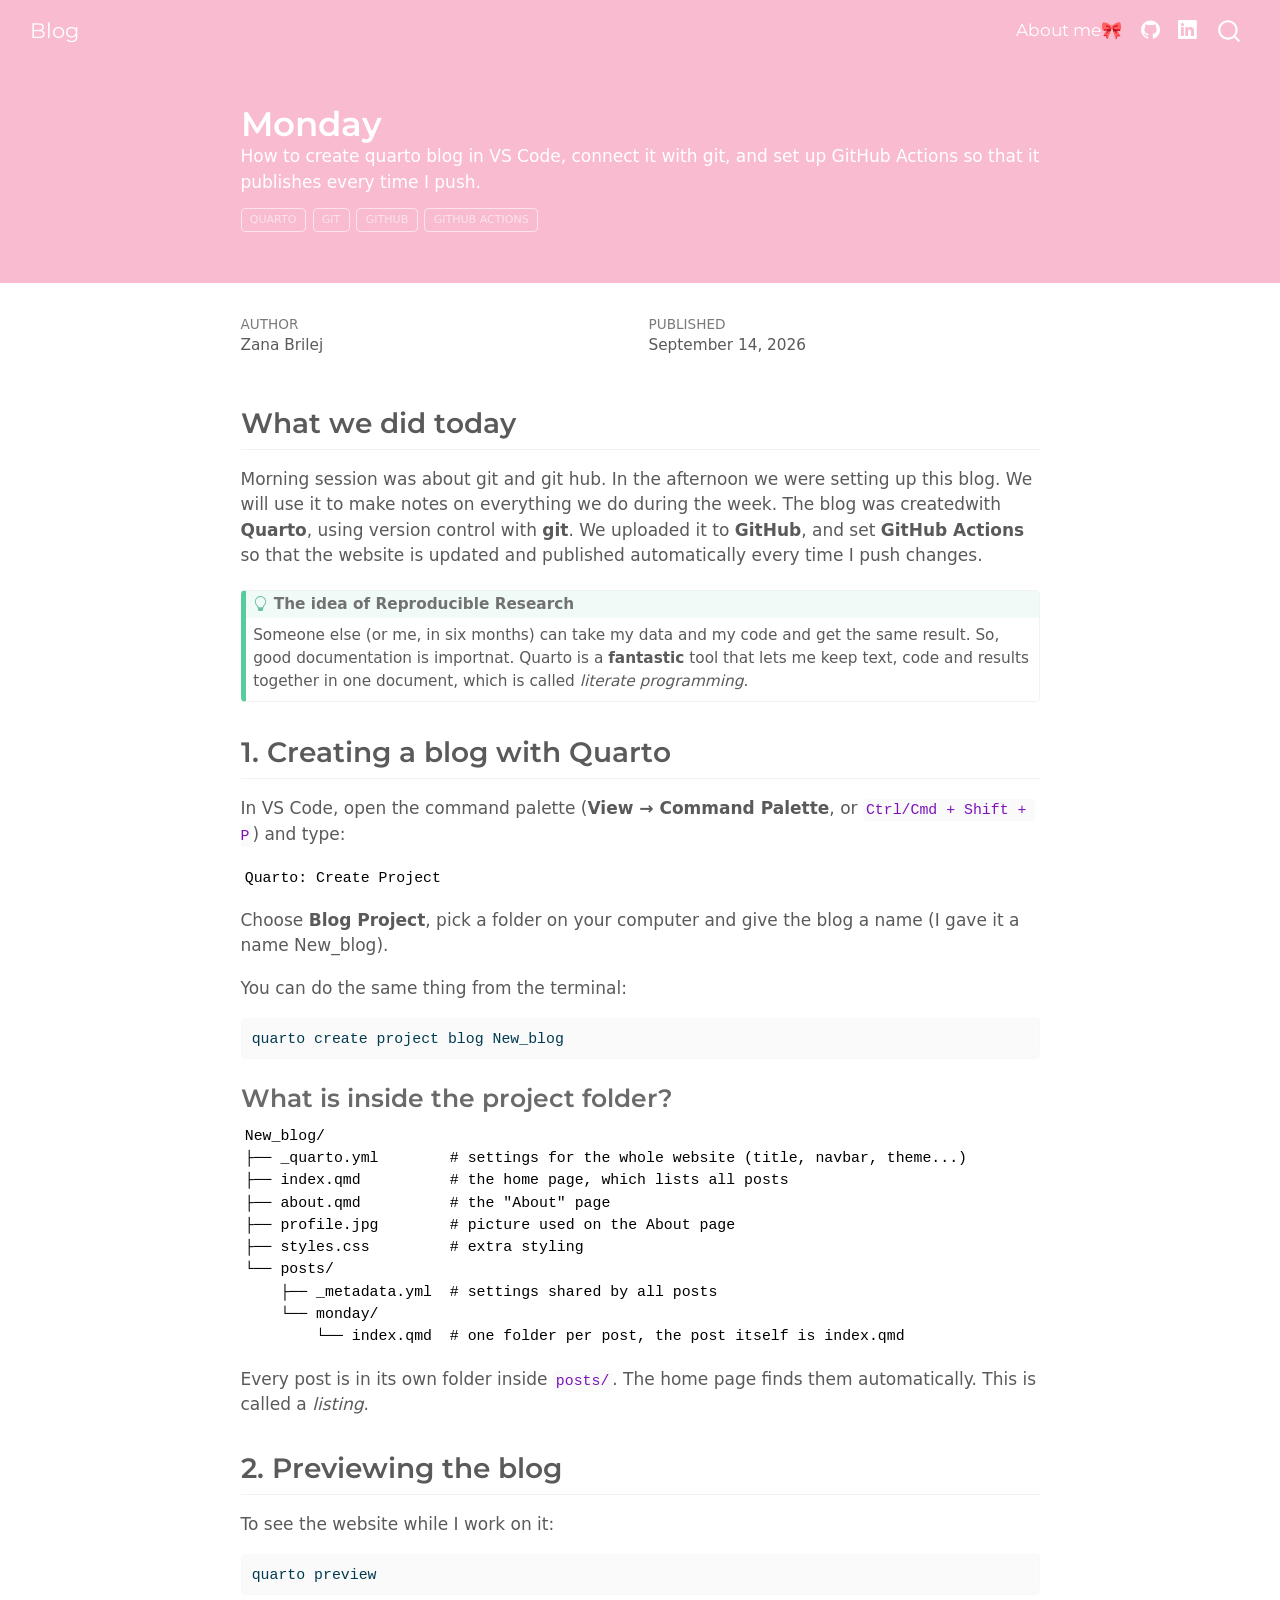
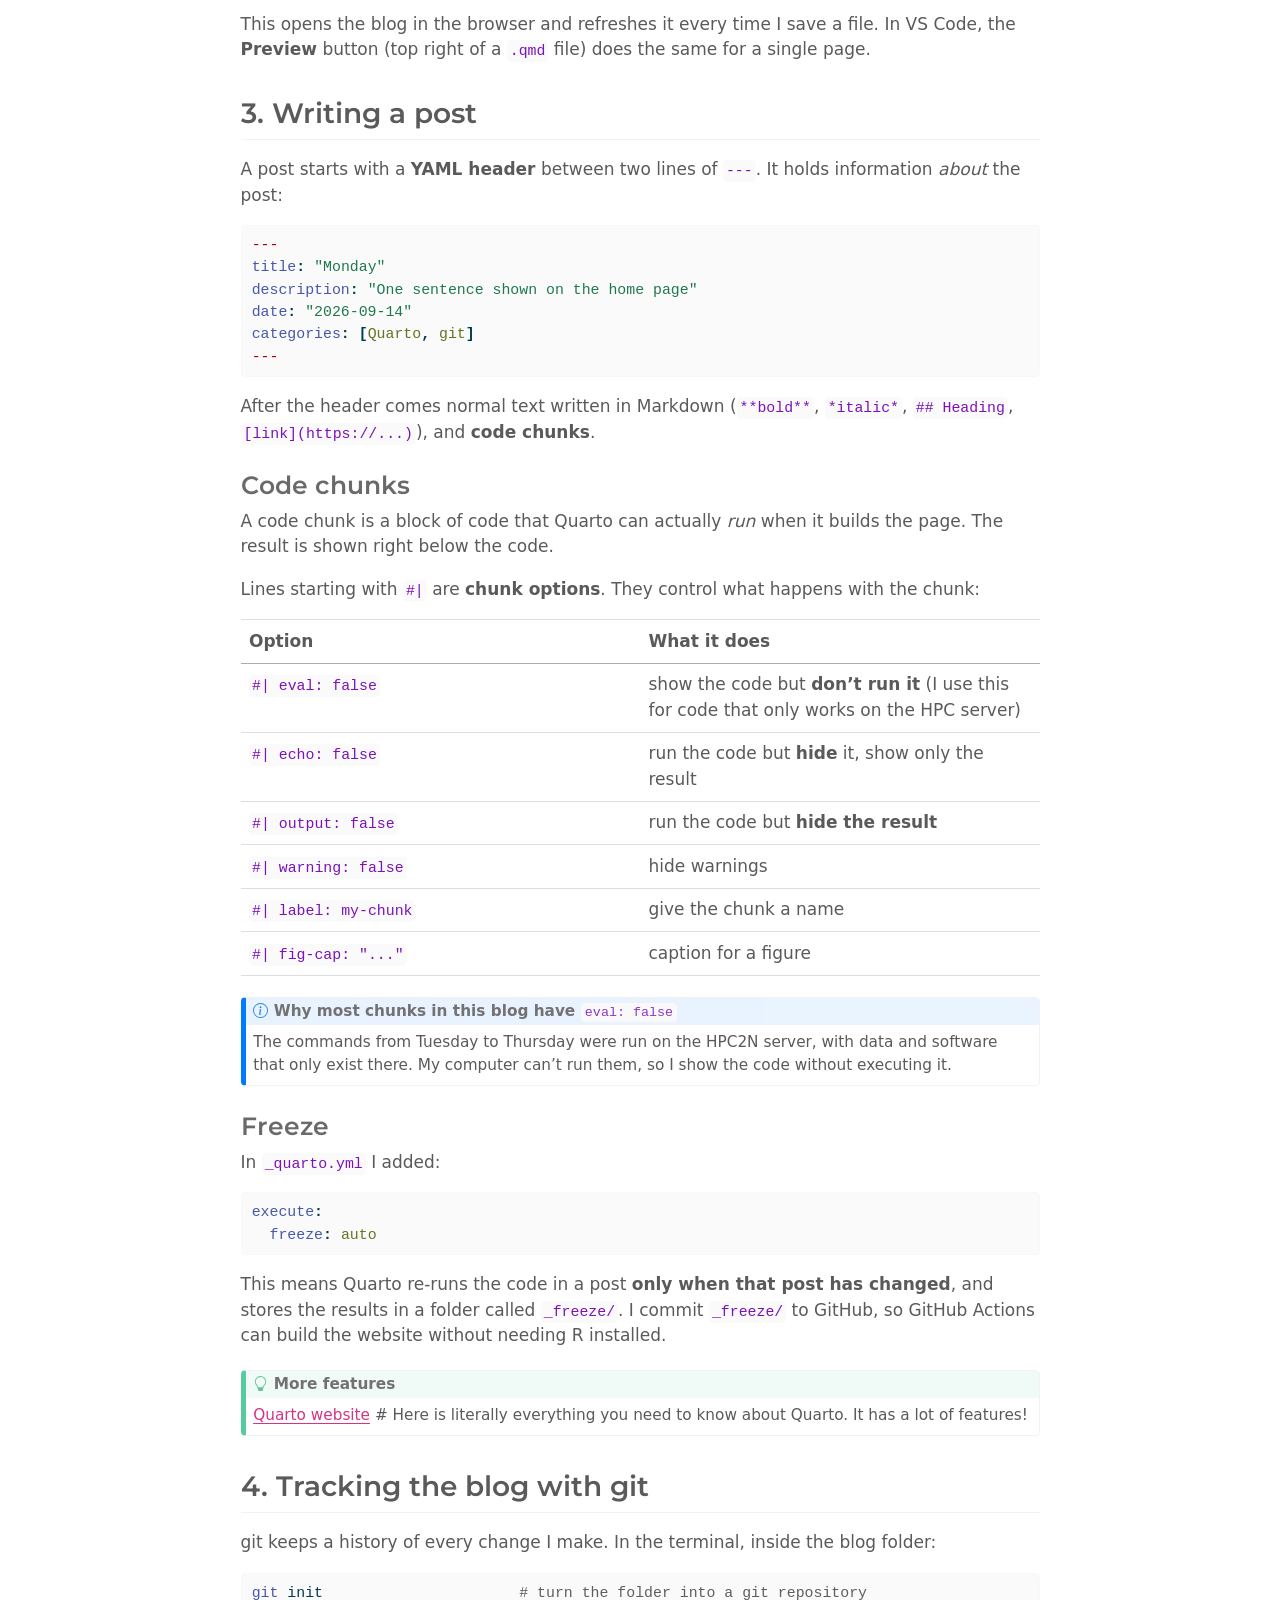
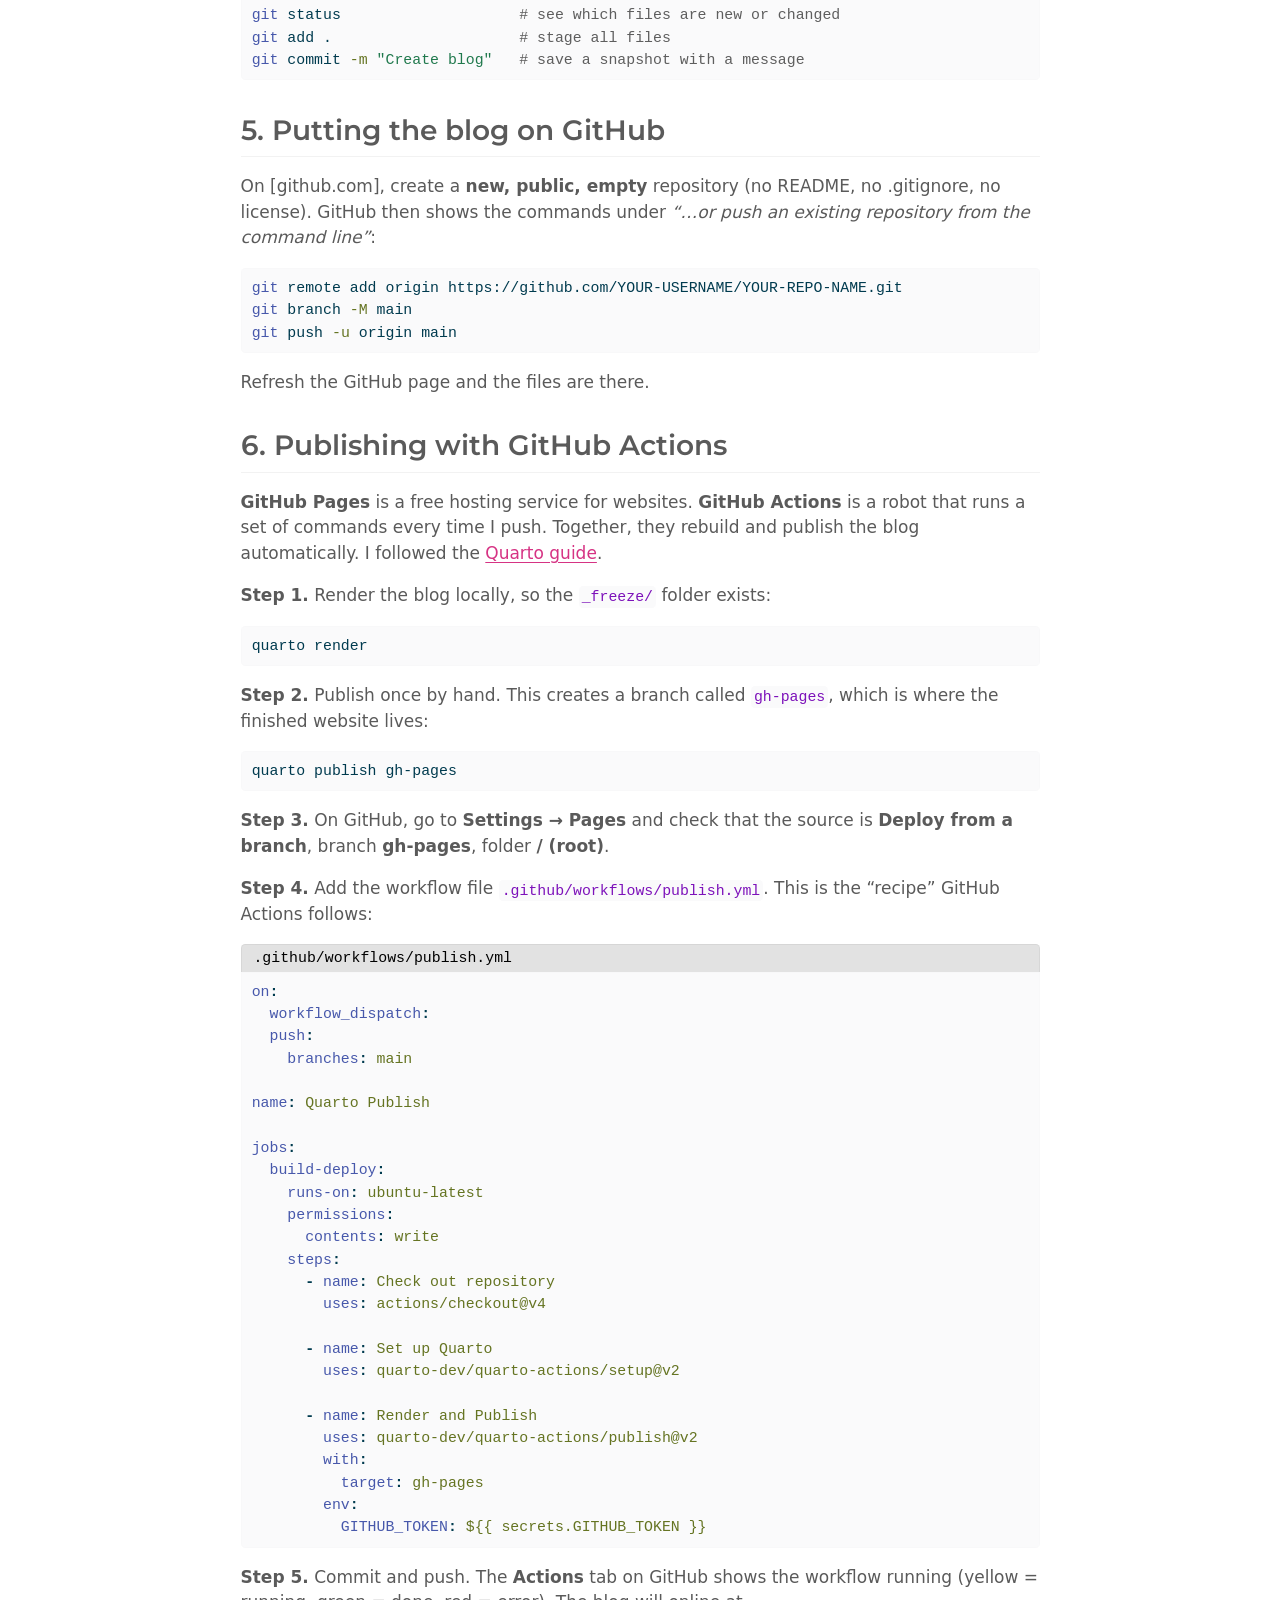
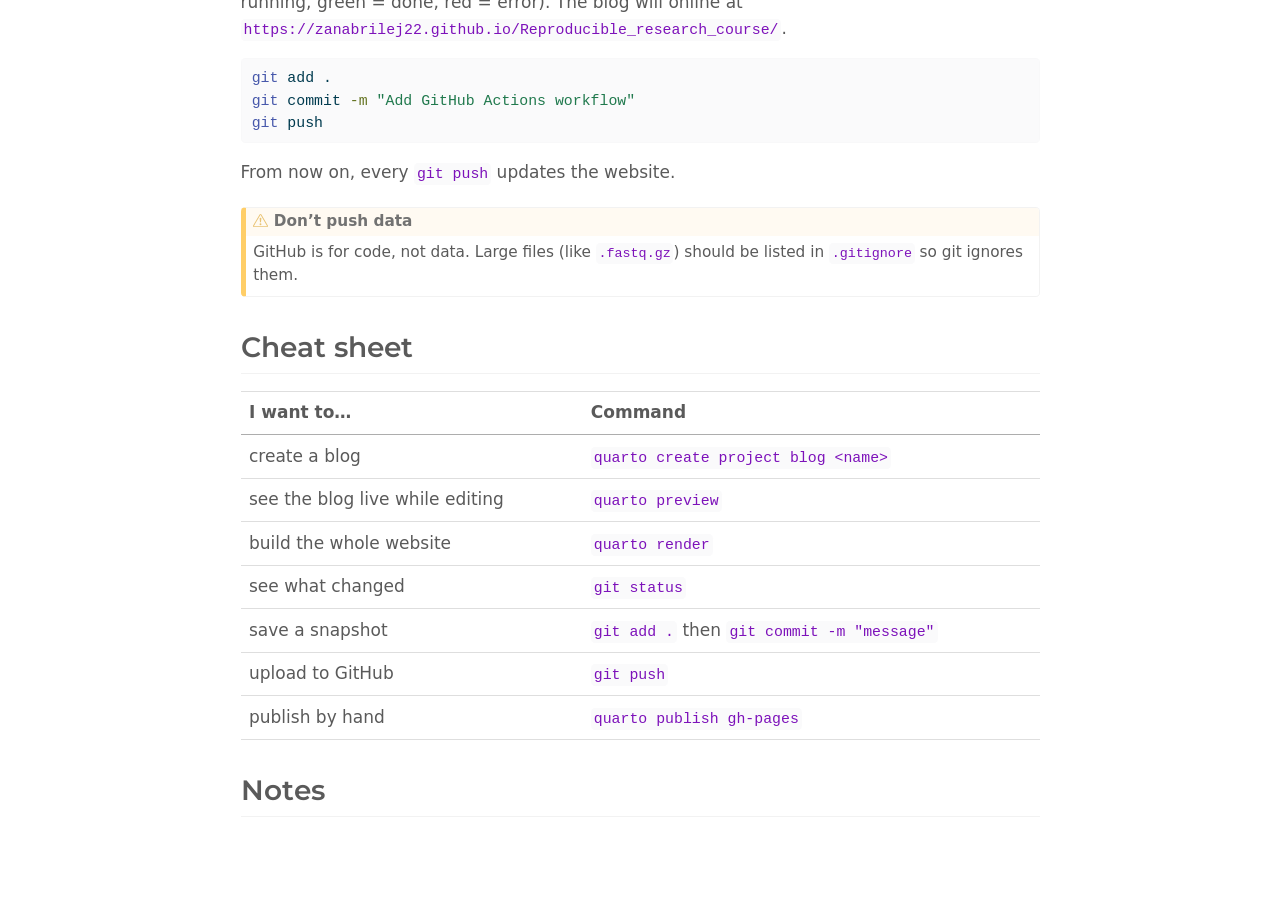
<file: posts/monday/index.html>
<!DOCTYPE html>
<html xmlns="http://www.w3.org/1999/xhtml" lang="en" xml:lang="en"><head>

<meta charset="utf-8">
<meta name="generator" content="quarto-1.10.18">

<meta name="viewport" content="width=device-width, initial-scale=1.0, user-scalable=yes">

<meta name="author" content="Zana Brilej">
<meta name="dcterms.date" content="2026-09-14">
<meta name="description" content="How to create quarto blog in VS Code, connect it with git, and set up GitHub Actions so that it publishes every time I push.">

<title>Monday – Blog</title>
<style>
/* Default styles provided by pandoc.
** See https://pandoc.org/MANUAL.html#variables-for-html for config info.
*/
span.smallcaps{font-variant: small-caps;}
div.columns{display: flex; gap: 1.5em;}
div.column{flex: auto;}
@media screen {
div.columns{gap: min(4vw, 1.5em);}
div.column{overflow-x: auto;}
}
div.hanging-indent{margin-left: 1.5em; text-indent: -1.5em;}
ul.task-list{list-style: none;}
ul.task-list li input[type="checkbox"] {
  width: 0.8em;
  margin: 0 0.8em 0.2em -1em; /* quarto-specific, see https://github.com/quarto-dev/quarto-cli/issues/4556 */ 
  vertical-align: middle;
}
/* CSS for syntax highlighting */
html { -webkit-text-size-adjust: 100%; }
pre > code.sourceCode { white-space: pre; position: relative; }
pre > code.sourceCode > span { display: inline-block; line-height: 1.25; }
pre > code.sourceCode > span:empty { height: 1.2em; }
.sourceCode { overflow: visible; }
code.sourceCode > span { color: inherit; text-decoration: inherit; }
div.sourceCode { margin: 1em 0; }
pre.sourceCode { margin: 0; }
@media screen {
div.sourceCode { overflow: auto; }
}
@media print {
pre > code.sourceCode { white-space: pre-wrap; }
pre > code.sourceCode > span { text-indent: -5em; padding-left: 5em; }
}
pre.numberSource code
  { counter-reset: source-line 0; }
pre.numberSource code > span
  { position: relative; left: -4em; counter-increment: source-line; }
pre.numberSource code > span > a:first-child::before
  { content: counter(source-line);
    position: relative; left: -1em; text-align: right; vertical-align: baseline;
    border: none; display: inline-block;
    -webkit-touch-callout: none; -webkit-user-select: none;
    -khtml-user-select: none; -moz-user-select: none;
    -ms-user-select: none; user-select: none;
    padding: 0 4px; width: 4em;
  }
pre.numberSource { margin-left: 3em;  padding-left: 4px; }
div.sourceCode
  {   }
@media screen {
pre > code.sourceCode > span > a:first-child::before { text-decoration: underline; }
}
</style>


<script src="../../site_libs/quarto-nav/quarto-nav.js"></script>
<script src="../../site_libs/quarto-nav/headroom.min.js"></script>
<script src="../../site_libs/clipboard/clipboard.min.js"></script>
<script src="../../site_libs/quarto-search/autocomplete.umd.js"></script>
<script src="../../site_libs/quarto-search/fuse.min.js"></script>
<script src="../../site_libs/quarto-search/quarto-search.js"></script>
<meta name="quarto:offset" content="../../">
<script src="../../site_libs/quarto-html/quarto.js" type="module"></script>
<script src="../../site_libs/quarto-html/tabsets/tabsets.js" type="module"></script>
<script src="../../site_libs/quarto-html/popper.min.js"></script>
<script src="../../site_libs/quarto-html/tippy.umd.min.js"></script>
<script src="../../site_libs/quarto-html/anchor.min.js"></script>
<link href="../../site_libs/quarto-html/tippy.css" rel="stylesheet">
<link href="../../site_libs/quarto-html/quarto-syntax-highlighting-64a204ab8560d761af7679ceaba22944.css" rel="stylesheet" id="quarto-text-highlighting-styles">
<script src="../../site_libs/bootstrap/bootstrap.min.js"></script>
<link href="../../site_libs/bootstrap/bootstrap-icons.css" rel="stylesheet">
<link href="../../site_libs/bootstrap/bootstrap-fb1dc94ef3afab2d5625f9404b96eeb4.min.css" rel="stylesheet" append-hash="true" id="quarto-bootstrap" data-mode="light">
<script id="quarto-search-options" type="application/json">{
  "location": "navbar",
  "copy-button": false,
  "collapse-after": 3,
  "panel-placement": "end",
  "type": "overlay",
  "limit": 50,
  "keyboard-shortcut": [
    "f",
    "/",
    "s"
  ],
  "show-item-context": false,
  "language": {
    "search-no-results-text": "No results",
    "search-matching-documents-text": "matching documents",
    "search-copy-link-title": "Copy link to search",
    "search-hide-matches-text": "Hide additional matches",
    "search-more-match-text": "more match in this document",
    "search-more-matches-text": "more matches in this document",
    "search-clear-button-title": "Clear",
    "search-text-placeholder": "",
    "search-detached-cancel-button-title": "Cancel",
    "search-submit-button-title": "Submit",
    "search-label": "Search"
  }
}</script>


<link rel="stylesheet" href="../../styles.css">
</head>

<body class="nav-fixed fullcontent quarto-light">

<div id="quarto-search-results"></div>
  <header id="quarto-header" class="headroom fixed-top quarto-banner">
    <nav class="navbar navbar-expand-lg " data-bs-theme="dark">
      <div class="navbar-container container-fluid">
      <div class="navbar-brand-container mx-auto">
    <a class="navbar-brand" href="../../index.html">
    <span class="navbar-title">Blog</span>
    </a>
  </div>
            <div id="quarto-search" class="" title="Search"></div>
          <button class="navbar-toggler" type="button" data-bs-toggle="collapse" data-bs-target="#navbarCollapse" aria-controls="navbarCollapse" role="menu" aria-expanded="false" aria-label="Toggle navigation" onclick="if (window.quartoToggleHeadroom) { window.quartoToggleHeadroom(); }">
  <span class="navbar-toggler-icon"></span>
</button>
          <div class="collapse navbar-collapse" id="navbarCollapse">
            <ul class="navbar-nav navbar-nav-scroll ms-auto">
  <li class="nav-item">
    <a class="nav-link" href="../../about.html"> 
<span class="menu-text">About me🎀</span></a>
  </li>  
  <li class="nav-item compact">
    <a class="nav-link" href="https://github.com/zanabrilej22"> <i class="bi bi-github" role="img">
</i> 
<span class="menu-text"></span></a>
  </li>  
  <li class="nav-item compact">
    <a class="nav-link" href="https://www.linkedin.com/in/žana-brilej-643402201"> <i class="bi bi-linkedin" role="img">
</i> 
<span class="menu-text"></span></a>
  </li>  
</ul>
          </div> <!-- /navcollapse -->
            <div class="quarto-navbar-tools">
</div>
      </div> <!-- /container-fluid -->
    </nav>
</header>
<!-- content -->
<header id="title-block-header" class="quarto-title-block default page-columns page-full">
  <div class="quarto-title-banner page-columns page-full">
    <div class="quarto-title column-body">
      <h1 class="title">Monday</h1>
                  <div>
        <div class="description">
          How to create quarto blog in VS Code, connect it with git, and set up GitHub Actions so that it publishes every time I push.
        </div>
      </div>
                          <div class="quarto-categories">
                <div class="quarto-category">Quarto</div>
                <div class="quarto-category">git</div>
                <div class="quarto-category">GitHub</div>
                <div class="quarto-category">GitHub Actions</div>
              </div>
                  </div>
  </div>
    
  
  <div class="quarto-title-meta">

      <div>
      <div class="quarto-title-meta-heading">Author</div>
      <div class="quarto-title-meta-contents">
               <p>Zana Brilej </p>
            </div>
    </div>
      
      <div>
      <div class="quarto-title-meta-heading">Published</div>
      <div class="quarto-title-meta-contents">
        <p class="date">September 14, 2026</p>
      </div>
    </div>
    
      
    </div>
    
  
  </header><div id="quarto-content" class="quarto-container page-columns page-rows-contents page-layout-article page-navbar">
<!-- sidebar -->
<!-- margin-sidebar -->
    
<!-- main -->
<main class="content quarto-banner-title-block" id="quarto-document-content">





<section id="what-we-did-today" class="level2">
<h2 class="anchored" data-anchor-id="what-we-did-today">What we did today</h2>
<p>Morning session was about git and git hub. In the afternoon we were setting up this blog. We will use it to make notes on everything we do during the week. The blog was createdwith <strong>Quarto</strong>, using version control with <strong>git</strong>. We uploaded it to <strong>GitHub</strong>, and set <strong>GitHub Actions</strong> so that the website is updated and published automatically every time I push changes.</p>
<div class="callout callout-style-default callout-tip callout-titled">
<div class="callout-header d-flex align-content-center">
<div class="callout-icon-container">
<i class="callout-icon"></i>
</div>
<div class="callout-title-container flex-fill">
<span class="screen-reader-only">Tip</span>The idea of Reproducible Research
</div>
</div>
<div class="callout-body-container callout-body">
<p>Someone else (or me, in six months) can take my data and my code and get the same result. So, good documentation is importnat. Quarto is a <strong>fantastic</strong> tool that lets me keep text, code and results together in one document, which is called <em>literate programming</em>.</p>
</div>
</div>
</section>
<section id="creating-a-blog-with-quarto" class="level2">
<h2 class="anchored" data-anchor-id="creating-a-blog-with-quarto">1. Creating a blog with Quarto</h2>
<p>In VS Code, open the command palette (<strong>View → Command Palette</strong>, or <code>Ctrl/Cmd + Shift + P</code>) and type:</p>
<pre><code>Quarto: Create Project</code></pre>
<p>Choose <strong>Blog Project</strong>, pick a folder on your computer and give the blog a name (I gave it a name New_blog).</p>
<p>You can do the same thing from the terminal:</p>
<div class="cell">
<div class="code-copy-outer-scaffold"><div class="sourceCode cell-code" id="cb2"><pre class="sourceCode bash code-with-copy"><code class="sourceCode bash"><span id="cb2-1"><a href="#cb2-1" aria-hidden="true" tabindex="-1"></a><span class="ex">quarto</span> create project blog New_blog</span></code></pre></div><button title="Copy to Clipboard" class="code-copy-button"><i class="bi"></i></button></div>
</div>
<section id="what-is-inside-the-project-folder" class="level3">
<h3 class="anchored" data-anchor-id="what-is-inside-the-project-folder">What is inside the project folder?</h3>
<pre><code>New_blog/
├── _quarto.yml        # settings for the whole website (title, navbar, theme...)
├── index.qmd          # the home page, which lists all posts
├── about.qmd          # the "About" page
├── profile.jpg        # picture used on the About page
├── styles.css         # extra styling 
└── posts/
    ├── _metadata.yml  # settings shared by all posts
    └── monday/
        └── index.qmd  # one folder per post, the post itself is index.qmd</code></pre>
<p>Every post is in its own folder inside <code>posts/</code>. The home page finds them automatically. This is called a <em>listing</em>.</p>
</section>
</section>
<section id="previewing-the-blog" class="level2">
<h2 class="anchored" data-anchor-id="previewing-the-blog">2. Previewing the blog</h2>
<p>To see the website while I work on it:</p>
<div class="cell">
<div class="code-copy-outer-scaffold"><div class="sourceCode cell-code" id="cb4"><pre class="sourceCode bash code-with-copy"><code class="sourceCode bash"><span id="cb4-1"><a href="#cb4-1" aria-hidden="true" tabindex="-1"></a><span class="ex">quarto</span> preview</span></code></pre></div><button title="Copy to Clipboard" class="code-copy-button"><i class="bi"></i></button></div>
</div>
<p>This opens the blog in the browser and refreshes it every time I save a file. In VS Code, the <strong>Preview</strong> button (top right of a <code>.qmd</code> file) does the same for a single page.</p>
</section>
<section id="writing-a-post" class="level2">
<h2 class="anchored" data-anchor-id="writing-a-post">3. Writing a post</h2>
<p>A post starts with a <strong>YAML header</strong> between two lines of <code>---</code>. It holds information <em>about</em> the post:</p>
<div class="code-copy-outer-scaffold"><div class="sourceCode" id="cb5"><pre class="sourceCode yaml code-with-copy"><code class="sourceCode yaml"><span id="cb5-1"><a href="#cb5-1" aria-hidden="true" tabindex="-1"></a><span class="pp">---</span></span>
<span id="cb5-2"><a href="#cb5-2" aria-hidden="true" tabindex="-1"></a><span class="fu">title</span><span class="kw">:</span><span class="at"> </span><span class="st">"Monday"</span></span>
<span id="cb5-3"><a href="#cb5-3" aria-hidden="true" tabindex="-1"></a><span class="fu">description</span><span class="kw">:</span><span class="at"> </span><span class="st">"One sentence shown on the home page"</span></span>
<span id="cb5-4"><a href="#cb5-4" aria-hidden="true" tabindex="-1"></a><span class="fu">date</span><span class="kw">:</span><span class="at"> </span><span class="st">"2026-09-14"</span></span>
<span id="cb5-5"><a href="#cb5-5" aria-hidden="true" tabindex="-1"></a><span class="fu">categories</span><span class="kw">:</span><span class="at"> </span><span class="kw">[</span><span class="at">Quarto</span><span class="kw">,</span><span class="at"> git</span><span class="kw">]</span></span>
<span id="cb5-6"><a href="#cb5-6" aria-hidden="true" tabindex="-1"></a><span class="pp">---</span></span></code></pre></div><button title="Copy to Clipboard" class="code-copy-button"><i class="bi"></i></button></div>
<p>After the header comes normal text written in Markdown (<code>**bold**</code>, <code>*italic*</code>, <code>## Heading</code>, <code>[link](https://...)</code>), and <strong>code chunks</strong>.</p>
<section id="code-chunks" class="level3">
<h3 class="anchored" data-anchor-id="code-chunks">Code chunks</h3>
<p>A code chunk is a block of code that Quarto can actually <em>run</em> when it builds the page. The result is shown right below the code.</p>
<p>Lines starting with <code>#|</code> are <strong>chunk options</strong>. They control what happens with the chunk:</p>
<table class="caption-top table">
<colgroup>
<col style="width: 50%">
<col style="width: 50%">
</colgroup>
<thead>
<tr class="header">
<th>Option</th>
<th>What it does</th>
</tr>
</thead>
<tbody>
<tr class="odd">
<td><code>#| eval: false</code></td>
<td>show the code but <strong>don’t run it</strong> (I use this for code that only works on the HPC server)</td>
</tr>
<tr class="even">
<td><code>#| echo: false</code></td>
<td>run the code but <strong>hide</strong> it, show only the result</td>
</tr>
<tr class="odd">
<td><code>#| output: false</code></td>
<td>run the code but <strong>hide the result</strong></td>
</tr>
<tr class="even">
<td><code>#| warning: false</code></td>
<td>hide warnings</td>
</tr>
<tr class="odd">
<td><code>#| label: my-chunk</code></td>
<td>give the chunk a name</td>
</tr>
<tr class="even">
<td><code>#| fig-cap: "..."</code></td>
<td>caption for a figure</td>
</tr>
</tbody>
</table>
<div class="callout callout-style-default callout-note callout-titled">
<div class="callout-header d-flex align-content-center">
<div class="callout-icon-container">
<i class="callout-icon"></i>
</div>
<div class="callout-title-container flex-fill">
<span class="screen-reader-only">Note</span>Why most chunks in this blog have <code>eval: false</code>
</div>
</div>
<div class="callout-body-container callout-body">
<p>The commands from Tuesday to Thursday were run on the HPC2N server, with data and software that only exist there. My computer can’t run them, so I show the code without executing it.</p>
</div>
</div>
</section>
<section id="freeze" class="level3">
<h3 class="anchored" data-anchor-id="freeze">Freeze</h3>
<p>In <code>_quarto.yml</code> I added:</p>
<div class="code-copy-outer-scaffold"><div class="sourceCode" id="cb6"><pre class="sourceCode yaml code-with-copy"><code class="sourceCode yaml"><span id="cb6-1"><a href="#cb6-1" aria-hidden="true" tabindex="-1"></a><span class="fu">execute</span><span class="kw">:</span></span>
<span id="cb6-2"><a href="#cb6-2" aria-hidden="true" tabindex="-1"></a><span class="at">  </span><span class="fu">freeze</span><span class="kw">:</span><span class="at"> auto</span></span></code></pre></div><button title="Copy to Clipboard" class="code-copy-button"><i class="bi"></i></button></div>
<p>This means Quarto re-runs the code in a post <strong>only when that post has changed</strong>, and stores the results in a folder called <code>_freeze/</code>. I commit <code>_freeze/</code> to GitHub, so GitHub Actions can build the website without needing R installed.</p>
<div class="callout callout-style-default callout-tip callout-titled">
<div class="callout-header d-flex align-content-center">
<div class="callout-icon-container">
<i class="callout-icon"></i>
</div>
<div class="callout-title-container flex-fill">
<span class="screen-reader-only">Tip</span>More features
</div>
</div>
<div class="callout-body-container callout-body">
<p><a href="https://quarto.org/">Quarto website</a> # Here is literally everything you need to know about Quarto. It has a lot of features!</p>
</div>
</div>
</section>
</section>
<section id="tracking-the-blog-with-git" class="level2">
<h2 class="anchored" data-anchor-id="tracking-the-blog-with-git">4. Tracking the blog with git</h2>
<p>git keeps a history of every change I make. In the terminal, inside the blog folder:</p>
<div class="cell">
<div class="code-copy-outer-scaffold"><div class="sourceCode cell-code" id="cb7"><pre class="sourceCode bash code-with-copy"><code class="sourceCode bash"><span id="cb7-1"><a href="#cb7-1" aria-hidden="true" tabindex="-1"></a><span class="fu">git</span> init                      <span class="co"># turn the folder into a git repository</span></span>
<span id="cb7-2"><a href="#cb7-2" aria-hidden="true" tabindex="-1"></a><span class="fu">git</span> status                    <span class="co"># see which files are new or changed</span></span>
<span id="cb7-3"><a href="#cb7-3" aria-hidden="true" tabindex="-1"></a><span class="fu">git</span> add .                     <span class="co"># stage all files</span></span>
<span id="cb7-4"><a href="#cb7-4" aria-hidden="true" tabindex="-1"></a><span class="fu">git</span> commit <span class="at">-m</span> <span class="st">"Create blog"</span>   <span class="co"># save a snapshot with a message</span></span></code></pre></div><button title="Copy to Clipboard" class="code-copy-button"><i class="bi"></i></button></div>
</div>
</section>
<section id="putting-the-blog-on-github" class="level2">
<h2 class="anchored" data-anchor-id="putting-the-blog-on-github">5. Putting the blog on GitHub</h2>
<p>On [github.com], create a <strong>new, public, empty</strong> repository (no README, no .gitignore, no license). GitHub then shows the commands under <em>“…or push an existing repository from the command line”</em>:</p>
<div class="cell">
<div class="code-copy-outer-scaffold"><div class="sourceCode cell-code" id="cb8"><pre class="sourceCode bash code-with-copy"><code class="sourceCode bash"><span id="cb8-1"><a href="#cb8-1" aria-hidden="true" tabindex="-1"></a><span class="fu">git</span> remote add origin https://github.com/YOUR-USERNAME/YOUR-REPO-NAME.git</span>
<span id="cb8-2"><a href="#cb8-2" aria-hidden="true" tabindex="-1"></a><span class="fu">git</span> branch <span class="at">-M</span> main</span>
<span id="cb8-3"><a href="#cb8-3" aria-hidden="true" tabindex="-1"></a><span class="fu">git</span> push <span class="at">-u</span> origin main</span></code></pre></div><button title="Copy to Clipboard" class="code-copy-button"><i class="bi"></i></button></div>
</div>
<p>Refresh the GitHub page and the files are there.</p>
</section>
<section id="publishing-with-github-actions" class="level2">
<h2 class="anchored" data-anchor-id="publishing-with-github-actions">6. Publishing with GitHub Actions</h2>
<p><strong>GitHub Pages</strong> is a free hosting service for websites. <strong>GitHub Actions</strong> is a robot that runs a set of commands every time I push. Together, they rebuild and publish the blog automatically. I followed the <a href="https://quarto.org/docs/publishing/github-pages.html#github-action">Quarto guide</a>.</p>
<p><strong>Step 1.</strong> Render the blog locally, so the <code>_freeze/</code> folder exists:</p>
<div class="cell">
<div class="code-copy-outer-scaffold"><div class="sourceCode cell-code" id="cb9"><pre class="sourceCode bash code-with-copy"><code class="sourceCode bash"><span id="cb9-1"><a href="#cb9-1" aria-hidden="true" tabindex="-1"></a><span class="ex">quarto</span> render</span></code></pre></div><button title="Copy to Clipboard" class="code-copy-button"><i class="bi"></i></button></div>
</div>
<p><strong>Step 2.</strong> Publish once by hand. This creates a branch called <code>gh-pages</code>, which is where the finished website lives:</p>
<div class="cell">
<div class="code-copy-outer-scaffold"><div class="sourceCode cell-code" id="cb10"><pre class="sourceCode bash code-with-copy"><code class="sourceCode bash"><span id="cb10-1"><a href="#cb10-1" aria-hidden="true" tabindex="-1"></a><span class="ex">quarto</span> publish gh-pages</span></code></pre></div><button title="Copy to Clipboard" class="code-copy-button"><i class="bi"></i></button></div>
</div>
<p><strong>Step 3.</strong> On GitHub, go to <strong>Settings → Pages</strong> and check that the source is <strong>Deploy from a branch</strong>, branch <strong>gh-pages</strong>, folder <strong>/ (root)</strong>.</p>
<p><strong>Step 4.</strong> Add the workflow file <code>.github/workflows/publish.yml</code>. This is the “recipe” GitHub Actions follows:</p>
<div class="code-with-filename">
<div class="code-with-filename-file">
<pre><strong>.github/workflows/publish.yml</strong></pre>
</div>
<div class="code-copy-outer-scaffold"><div class="sourceCode" id="cb11" data-filename=".github/workflows/publish.yml"><pre class="sourceCode yaml code-with-copy"><code class="sourceCode yaml"><span id="cb11-1"><a href="#cb11-1" aria-hidden="true" tabindex="-1"></a><span class="fu">on</span><span class="kw">:</span></span>
<span id="cb11-2"><a href="#cb11-2" aria-hidden="true" tabindex="-1"></a><span class="at">  </span><span class="fu">workflow_dispatch</span><span class="kw">:</span></span>
<span id="cb11-3"><a href="#cb11-3" aria-hidden="true" tabindex="-1"></a><span class="at">  </span><span class="fu">push</span><span class="kw">:</span></span>
<span id="cb11-4"><a href="#cb11-4" aria-hidden="true" tabindex="-1"></a><span class="at">    </span><span class="fu">branches</span><span class="kw">:</span><span class="at"> main</span></span>
<span id="cb11-5"><a href="#cb11-5" aria-hidden="true" tabindex="-1"></a></span>
<span id="cb11-6"><a href="#cb11-6" aria-hidden="true" tabindex="-1"></a><span class="fu">name</span><span class="kw">:</span><span class="at"> Quarto Publish</span></span>
<span id="cb11-7"><a href="#cb11-7" aria-hidden="true" tabindex="-1"></a></span>
<span id="cb11-8"><a href="#cb11-8" aria-hidden="true" tabindex="-1"></a><span class="fu">jobs</span><span class="kw">:</span></span>
<span id="cb11-9"><a href="#cb11-9" aria-hidden="true" tabindex="-1"></a><span class="at">  </span><span class="fu">build-deploy</span><span class="kw">:</span></span>
<span id="cb11-10"><a href="#cb11-10" aria-hidden="true" tabindex="-1"></a><span class="at">    </span><span class="fu">runs-on</span><span class="kw">:</span><span class="at"> ubuntu-latest</span></span>
<span id="cb11-11"><a href="#cb11-11" aria-hidden="true" tabindex="-1"></a><span class="at">    </span><span class="fu">permissions</span><span class="kw">:</span></span>
<span id="cb11-12"><a href="#cb11-12" aria-hidden="true" tabindex="-1"></a><span class="at">      </span><span class="fu">contents</span><span class="kw">:</span><span class="at"> write</span></span>
<span id="cb11-13"><a href="#cb11-13" aria-hidden="true" tabindex="-1"></a><span class="at">    </span><span class="fu">steps</span><span class="kw">:</span></span>
<span id="cb11-14"><a href="#cb11-14" aria-hidden="true" tabindex="-1"></a><span class="at">      </span><span class="kw">-</span><span class="at"> </span><span class="fu">name</span><span class="kw">:</span><span class="at"> Check out repository</span></span>
<span id="cb11-15"><a href="#cb11-15" aria-hidden="true" tabindex="-1"></a><span class="at">        </span><span class="fu">uses</span><span class="kw">:</span><span class="at"> actions/checkout@v4</span></span>
<span id="cb11-16"><a href="#cb11-16" aria-hidden="true" tabindex="-1"></a></span>
<span id="cb11-17"><a href="#cb11-17" aria-hidden="true" tabindex="-1"></a><span class="at">      </span><span class="kw">-</span><span class="at"> </span><span class="fu">name</span><span class="kw">:</span><span class="at"> Set up Quarto</span></span>
<span id="cb11-18"><a href="#cb11-18" aria-hidden="true" tabindex="-1"></a><span class="at">        </span><span class="fu">uses</span><span class="kw">:</span><span class="at"> quarto-dev/quarto-actions/setup@v2</span></span>
<span id="cb11-19"><a href="#cb11-19" aria-hidden="true" tabindex="-1"></a></span>
<span id="cb11-20"><a href="#cb11-20" aria-hidden="true" tabindex="-1"></a><span class="at">      </span><span class="kw">-</span><span class="at"> </span><span class="fu">name</span><span class="kw">:</span><span class="at"> Render and Publish</span></span>
<span id="cb11-21"><a href="#cb11-21" aria-hidden="true" tabindex="-1"></a><span class="at">        </span><span class="fu">uses</span><span class="kw">:</span><span class="at"> quarto-dev/quarto-actions/publish@v2</span></span>
<span id="cb11-22"><a href="#cb11-22" aria-hidden="true" tabindex="-1"></a><span class="at">        </span><span class="fu">with</span><span class="kw">:</span></span>
<span id="cb11-23"><a href="#cb11-23" aria-hidden="true" tabindex="-1"></a><span class="at">          </span><span class="fu">target</span><span class="kw">:</span><span class="at"> gh-pages</span></span>
<span id="cb11-24"><a href="#cb11-24" aria-hidden="true" tabindex="-1"></a><span class="at">        </span><span class="fu">env</span><span class="kw">:</span></span>
<span id="cb11-25"><a href="#cb11-25" aria-hidden="true" tabindex="-1"></a><span class="at">          </span><span class="fu">GITHUB_TOKEN</span><span class="kw">:</span><span class="at"> ${{ secrets.GITHUB_TOKEN }}</span></span></code></pre></div><button title="Copy to Clipboard" class="code-copy-button"><i class="bi"></i></button></div>
</div>
<p><strong>Step 5.</strong> Commit and push. The <strong>Actions</strong> tab on GitHub shows the workflow running (yellow = running, green = done, red = error). The blog will online at <code>https://zanabrilej22.github.io/Reproducible_research_course/</code>.</p>
<div class="cell">
<div class="code-copy-outer-scaffold"><div class="sourceCode cell-code" id="cb12"><pre class="sourceCode bash code-with-copy"><code class="sourceCode bash"><span id="cb12-1"><a href="#cb12-1" aria-hidden="true" tabindex="-1"></a><span class="fu">git</span> add .</span>
<span id="cb12-2"><a href="#cb12-2" aria-hidden="true" tabindex="-1"></a><span class="fu">git</span> commit <span class="at">-m</span> <span class="st">"Add GitHub Actions workflow"</span></span>
<span id="cb12-3"><a href="#cb12-3" aria-hidden="true" tabindex="-1"></a><span class="fu">git</span> push</span></code></pre></div><button title="Copy to Clipboard" class="code-copy-button"><i class="bi"></i></button></div>
</div>
<p>From now on, every <code>git push</code> updates the website.</p>
<div class="callout callout-style-default callout-warning callout-titled">
<div class="callout-header d-flex align-content-center">
<div class="callout-icon-container">
<i class="callout-icon"></i>
</div>
<div class="callout-title-container flex-fill">
<span class="screen-reader-only">Warning</span>Don’t push data
</div>
</div>
<div class="callout-body-container callout-body">
<p>GitHub is for code, not data. Large files (like <code>.fastq.gz</code>) should be listed in <code>.gitignore</code> so git ignores them.</p>
</div>
</div>
</section>
<section id="cheat-sheet" class="level2">
<h2 class="anchored" data-anchor-id="cheat-sheet">Cheat sheet</h2>
<table class="caption-top table">
<thead>
<tr class="header">
<th>I want to…</th>
<th>Command</th>
</tr>
</thead>
<tbody>
<tr class="odd">
<td>create a blog</td>
<td><code>quarto create project blog &lt;name&gt;</code></td>
</tr>
<tr class="even">
<td>see the blog live while editing</td>
<td><code>quarto preview</code></td>
</tr>
<tr class="odd">
<td>build the whole website</td>
<td><code>quarto render</code></td>
</tr>
<tr class="even">
<td>see what changed</td>
<td><code>git status</code></td>
</tr>
<tr class="odd">
<td>save a snapshot</td>
<td><code>git add .</code> then <code>git commit -m "message"</code></td>
</tr>
<tr class="even">
<td>upload to GitHub</td>
<td><code>git push</code></td>
</tr>
<tr class="odd">
<td>publish by hand</td>
<td><code>quarto publish gh-pages</code></td>
</tr>
</tbody>
</table>
</section>
<section id="notes" class="level2">
<h2 class="anchored" data-anchor-id="notes">Notes</h2>
<!-- Add your notes as bullet points below this line, for example:
- something I want to remember
-->


</section>

</main> <!-- /main -->
<script id="quarto-html-after-body" type="application/javascript">
  window.document.addEventListener("DOMContentLoaded", function (event) {
    const icon = "";
    const anchorJS = new window.AnchorJS();
    anchorJS.options = {
      placement: 'right',
      icon: icon
    };
    anchorJS.add('.anchored');
    const isCodeAnnotation = (el) => {
      for (const clz of el.classList) {
        if (clz.startsWith('code-annotation-')) {                     
          return true;
        }
      }
      return false;
    }
    const onCopySuccess = function(e) {
      // button target
      const button = e.trigger;
      // don't keep focus
      button.blur();
      // flash "checked"
      button.classList.add('code-copy-button-checked');
      var currentTitle = button.getAttribute("title");
      button.setAttribute("title", "Copied!");
      let tooltip;
      if (window.bootstrap) {
        button.setAttribute("data-bs-toggle", "tooltip");
        button.setAttribute("data-bs-placement", "left");
        button.setAttribute("data-bs-title", "Copied!");
        tooltip = new bootstrap.Tooltip(button, 
          { trigger: "manual", 
            customClass: "code-copy-button-tooltip",
            offset: [0, -8]});
        tooltip.show();    
      }
      setTimeout(function() {
        if (tooltip) {
          tooltip.hide();
          button.removeAttribute("data-bs-title");
          button.removeAttribute("data-bs-toggle");
          button.removeAttribute("data-bs-placement");
        }
        button.setAttribute("title", currentTitle);
        button.classList.remove('code-copy-button-checked');
      }, 1000);
      // clear code selection
      e.clearSelection();
    }
    const getTextToCopy = function(trigger) {
      const outerScaffold = trigger.parentElement.cloneNode(true);
      const codeEl = outerScaffold.querySelector('code');
      for (const childEl of codeEl.children) {
        if (isCodeAnnotation(childEl)) {
          childEl.remove();
        }
      }
      return codeEl.innerText;
    }
    const clipboard = new window.ClipboardJS('.code-copy-button:not([data-in-quarto-modal])', {
      text: getTextToCopy
    });
    clipboard.on('success', onCopySuccess);
    if (window.document.getElementById('quarto-embedded-source-code-modal')) {
      const clipboardModal = new window.ClipboardJS('.code-copy-button[data-in-quarto-modal]', {
        text: getTextToCopy,
        container: window.document.getElementById('quarto-embedded-source-code-modal')
      });
      clipboardModal.on('success', onCopySuccess);
    }
      var localhostRegex = new RegExp(/^(?:http|https):\/\/localhost\:?[0-9]*\//);
      var mailtoRegex = new RegExp(/^mailto:/);
        var filterRegex = new RegExp("https:\/\/zanabrilej22\.github\.io\/Reproducible_research_course\/");
      var isInternal = (href) => {
          return filterRegex.test(href) || localhostRegex.test(href) || mailtoRegex.test(href);
      }
      // Inspect non-navigation links and adorn them if external
     var links = window.document.querySelectorAll('a[href]:not(.nav-link):not(.navbar-brand):not(.toc-action):not(.sidebar-link):not(.sidebar-item-toggle):not(.pagination-link):not(.no-external):not([aria-hidden]):not(.dropdown-item):not(.quarto-navigation-tool):not(.about-link)');
      for (var i=0; i<links.length; i++) {
        const link = links[i];
        if (!isInternal(link.href)) {
          // undo the damage that might have been done by quarto-nav.js in the case of
          // links that we want to consider external
          if (link.dataset.originalHref !== undefined) {
            link.href = link.dataset.originalHref;
          }
        }
      }
    function tippyHover(el, contentFn, onTriggerFn, onUntriggerFn) {
      const config = {
        allowHTML: true,
        maxWidth: 500,
        delay: 100,
        arrow: false,
        appendTo: function(el) {
            return el.parentElement;
        },
        interactive: true,
        interactiveBorder: 10,
        theme: 'quarto',
        placement: 'bottom-start',
      };
      if (contentFn) {
        config.content = contentFn;
      }
      if (onTriggerFn) {
        config.onTrigger = onTriggerFn;
      }
      if (onUntriggerFn) {
        config.onUntrigger = onUntriggerFn;
      }
      window.tippy(el, config); 
    }
    const noterefs = window.document.querySelectorAll('a[role="doc-noteref"]');
    for (var i=0; i<noterefs.length; i++) {
      const ref = noterefs[i];
      tippyHover(ref, function() {
        // use id or data attribute instead here
        let href = ref.getAttribute('data-footnote-href') || ref.getAttribute('href');
        try { href = new URL(href).hash; } catch {}
        const id = href.replace(/^#\/?/, "");
        const note = window.document.getElementById(id);
        if (note) {
          return note.innerHTML;
        } else {
          return "";
        }
      });
    }
    const xrefs = window.document.querySelectorAll('a.quarto-xref');
    const processXRef = (id, note) => {
      // Strip column container classes
      const stripColumnClz = (el) => {
        el.classList.remove("page-full", "page-columns");
        if (el.children) {
          for (const child of el.children) {
            stripColumnClz(child);
          }
        }
      }
      stripColumnClz(note)
      if (id === null || id.startsWith('sec-')) {
        // Special case sections, only their first couple elements
        const container = document.createElement("div");
        if (note.children && note.children.length > 2) {
          container.appendChild(note.children[0].cloneNode(true));
          for (let i = 1; i < note.children.length; i++) {
            const child = note.children[i];
            if (child.tagName === "P" && child.innerText === "") {
              continue;
            } else {
              container.appendChild(child.cloneNode(true));
              break;
            }
          }
          if (window.Quarto?.typesetMath) {
            window.Quarto.typesetMath(container);
          }
          return container.innerHTML
        } else {
          if (window.Quarto?.typesetMath) {
            window.Quarto.typesetMath(note);
          }
          return note.innerHTML;
        }
      } else {
        // Remove any anchor links if they are present
        const anchorLink = note.querySelector('a.anchorjs-link');
        if (anchorLink) {
          anchorLink.remove();
        }
        if (window.Quarto?.typesetMath) {
          window.Quarto.typesetMath(note);
        }
        if (note.classList.contains("callout")) {
          return note.outerHTML;
        } else {
          return note.innerHTML;
        }
      }
    }
    for (var i=0; i<xrefs.length; i++) {
      const xref = xrefs[i];
      tippyHover(xref, undefined, function(instance) {
        instance.disable();
        let url = xref.getAttribute('href');
        let hash = undefined; 
        if (url.startsWith('#')) {
          hash = url;
        } else {
          try { hash = new URL(url).hash; } catch {}
        }
        if (hash) {
          const id = hash.replace(/^#\/?/, "");
          const note = window.document.getElementById(id);
          if (note !== null) {
            try {
              const html = processXRef(id, note.cloneNode(true));
              instance.setContent(html);
            } finally {
              instance.enable();
              instance.show();
            }
          } else {
            // See if we can fetch this
            fetch(url.split('#')[0])
            .then(res => res.text())
            .then(html => {
              const parser = new DOMParser();
              const htmlDoc = parser.parseFromString(html, "text/html");
              const note = htmlDoc.getElementById(id);
              if (note !== null) {
                const html = processXRef(id, note);
                instance.setContent(html);
              } 
            }).finally(() => {
              instance.enable();
              instance.show();
            });
          }
        } else {
          // See if we can fetch a full url (with no hash to target)
          // This is a special case and we should probably do some content thinning / targeting
          fetch(url)
          .then(res => res.text())
          .then(html => {
            const parser = new DOMParser();
            const htmlDoc = parser.parseFromString(html, "text/html");
            const note = htmlDoc.querySelector('main.content');
            if (note !== null) {
              // This should only happen for chapter cross references
              // (since there is no id in the URL)
              // remove the first header
              if (note.children.length > 0 && note.children[0].tagName === "HEADER") {
                note.children[0].remove();
              }
              const html = processXRef(null, note);
              instance.setContent(html);
            } 
          }).finally(() => {
            instance.enable();
            instance.show();
          });
        }
      }, function(instance) {
      });
    }
        let selectedAnnoteEl;
        const selectorForAnnotation = ( cell, annotation) => {
          let cellAttr = 'data-code-cell="' + cell + '"';
          let lineAttr = 'data-code-annotation="' +  annotation + '"';
          const selector = 'span[' + cellAttr + '][' + lineAttr + ']';
          return selector;
        }
        const selectCodeLines = (annoteEl) => {
          const doc = window.document;
          const targetCell = annoteEl.getAttribute("data-target-cell");
          const targetAnnotation = annoteEl.getAttribute("data-target-annotation");
          const annoteSpan = window.document.querySelector(selectorForAnnotation(targetCell, targetAnnotation));
          const lines = annoteSpan.getAttribute("data-code-lines").split(",");
          const lineIds = lines.map((line) => {
            return targetCell + "-" + line;
          })
          let top = null;
          let height = null;
          let parent = null;
          if (lineIds.length > 0) {
              //compute the position of the single el (top and bottom and make a div)
              const el = window.document.getElementById(lineIds[0]);
              top = el.offsetTop;
              height = el.offsetHeight;
              parent = el.parentElement.parentElement;
            if (lineIds.length > 1) {
              const lastEl = window.document.getElementById(lineIds[lineIds.length - 1]);
              const bottom = lastEl.offsetTop + lastEl.offsetHeight;
              height = bottom - top;
            }
            if (top !== null && height !== null && parent !== null) {
              // cook up a div (if necessary) and position it 
              let div = window.document.getElementById("code-annotation-line-highlight");
              if (div === null) {
                div = window.document.createElement("div");
                div.setAttribute("id", "code-annotation-line-highlight");
                div.style.position = 'absolute';
                parent.appendChild(div);
              }
              div.style.top = top - 2 + "px";
              div.style.height = height + 4 + "px";
              div.style.left = 0;
              let gutterDiv = window.document.getElementById("code-annotation-line-highlight-gutter");
              if (gutterDiv === null) {
                gutterDiv = window.document.createElement("div");
                gutterDiv.setAttribute("id", "code-annotation-line-highlight-gutter");
                gutterDiv.style.position = 'absolute';
                const codeCell = window.document.getElementById(targetCell);
                const gutter = codeCell.querySelector('.code-annotation-gutter');
                gutter.appendChild(gutterDiv);
              }
              gutterDiv.style.top = top - 2 + "px";
              gutterDiv.style.height = height + 4 + "px";
            }
            selectedAnnoteEl = annoteEl;
          }
        };
        const unselectCodeLines = () => {
          const elementsIds = ["code-annotation-line-highlight", "code-annotation-line-highlight-gutter"];
          elementsIds.forEach((elId) => {
            const div = window.document.getElementById(elId);
            if (div) {
              div.remove();
            }
          });
          selectedAnnoteEl = undefined;
        };
          // Handle positioning of the toggle
      window.addEventListener(
        "resize",
        throttle(() => {
          elRect = undefined;
          if (selectedAnnoteEl) {
            selectCodeLines(selectedAnnoteEl);
          }
        }, 10)
      );
      function throttle(fn, ms) {
      let throttle = false;
      let timer;
        return (...args) => {
          if(!throttle) { // first call gets through
              fn.apply(this, args);
              throttle = true;
          } else { // all the others get throttled
              if(timer) clearTimeout(timer); // cancel #2
              timer = setTimeout(() => {
                fn.apply(this, args);
                timer = throttle = false;
              }, ms);
          }
        };
      }
        // Attach click handler to the DT
        const annoteDls = window.document.querySelectorAll('dt[data-target-cell]');
        for (const annoteDlNode of annoteDls) {
          annoteDlNode.addEventListener('click', (event) => {
            const clickedEl = event.target;
            if (clickedEl !== selectedAnnoteEl) {
              unselectCodeLines();
              const activeEl = window.document.querySelector('dt[data-target-cell].code-annotation-active');
              if (activeEl) {
                activeEl.classList.remove('code-annotation-active');
              }
              selectCodeLines(clickedEl);
              clickedEl.classList.add('code-annotation-active');
            } else {
              // Unselect the line
              unselectCodeLines();
              clickedEl.classList.remove('code-annotation-active');
            }
          });
        }
    const findCites = (el) => {
      const parentEl = el.parentElement;
      if (parentEl) {
        const cites = parentEl.dataset.cites;
        if (cites) {
          return {
            el,
            cites: cites.split(' ')
          };
        } else {
          return findCites(el.parentElement)
        }
      } else {
        return undefined;
      }
    };
    var bibliorefs = window.document.querySelectorAll('a[role="doc-biblioref"]');
    for (var i=0; i<bibliorefs.length; i++) {
      const ref = bibliorefs[i];
      const citeInfo = findCites(ref);
      if (citeInfo) {
        tippyHover(citeInfo.el, function() {
          var popup = window.document.createElement('div');
          citeInfo.cites.forEach(function(cite) {
            var citeDiv = window.document.createElement('div');
            citeDiv.classList.add('hanging-indent');
            citeDiv.classList.add('csl-entry');
            var biblioDiv = window.document.getElementById('ref-' + cite);
            if (biblioDiv) {
              citeDiv.innerHTML = biblioDiv.innerHTML;
            }
            popup.appendChild(citeDiv);
          });
          return popup.innerHTML;
        });
      }
    }
  });
  </script>
</div> <!-- /content -->




</body></html>
</file>
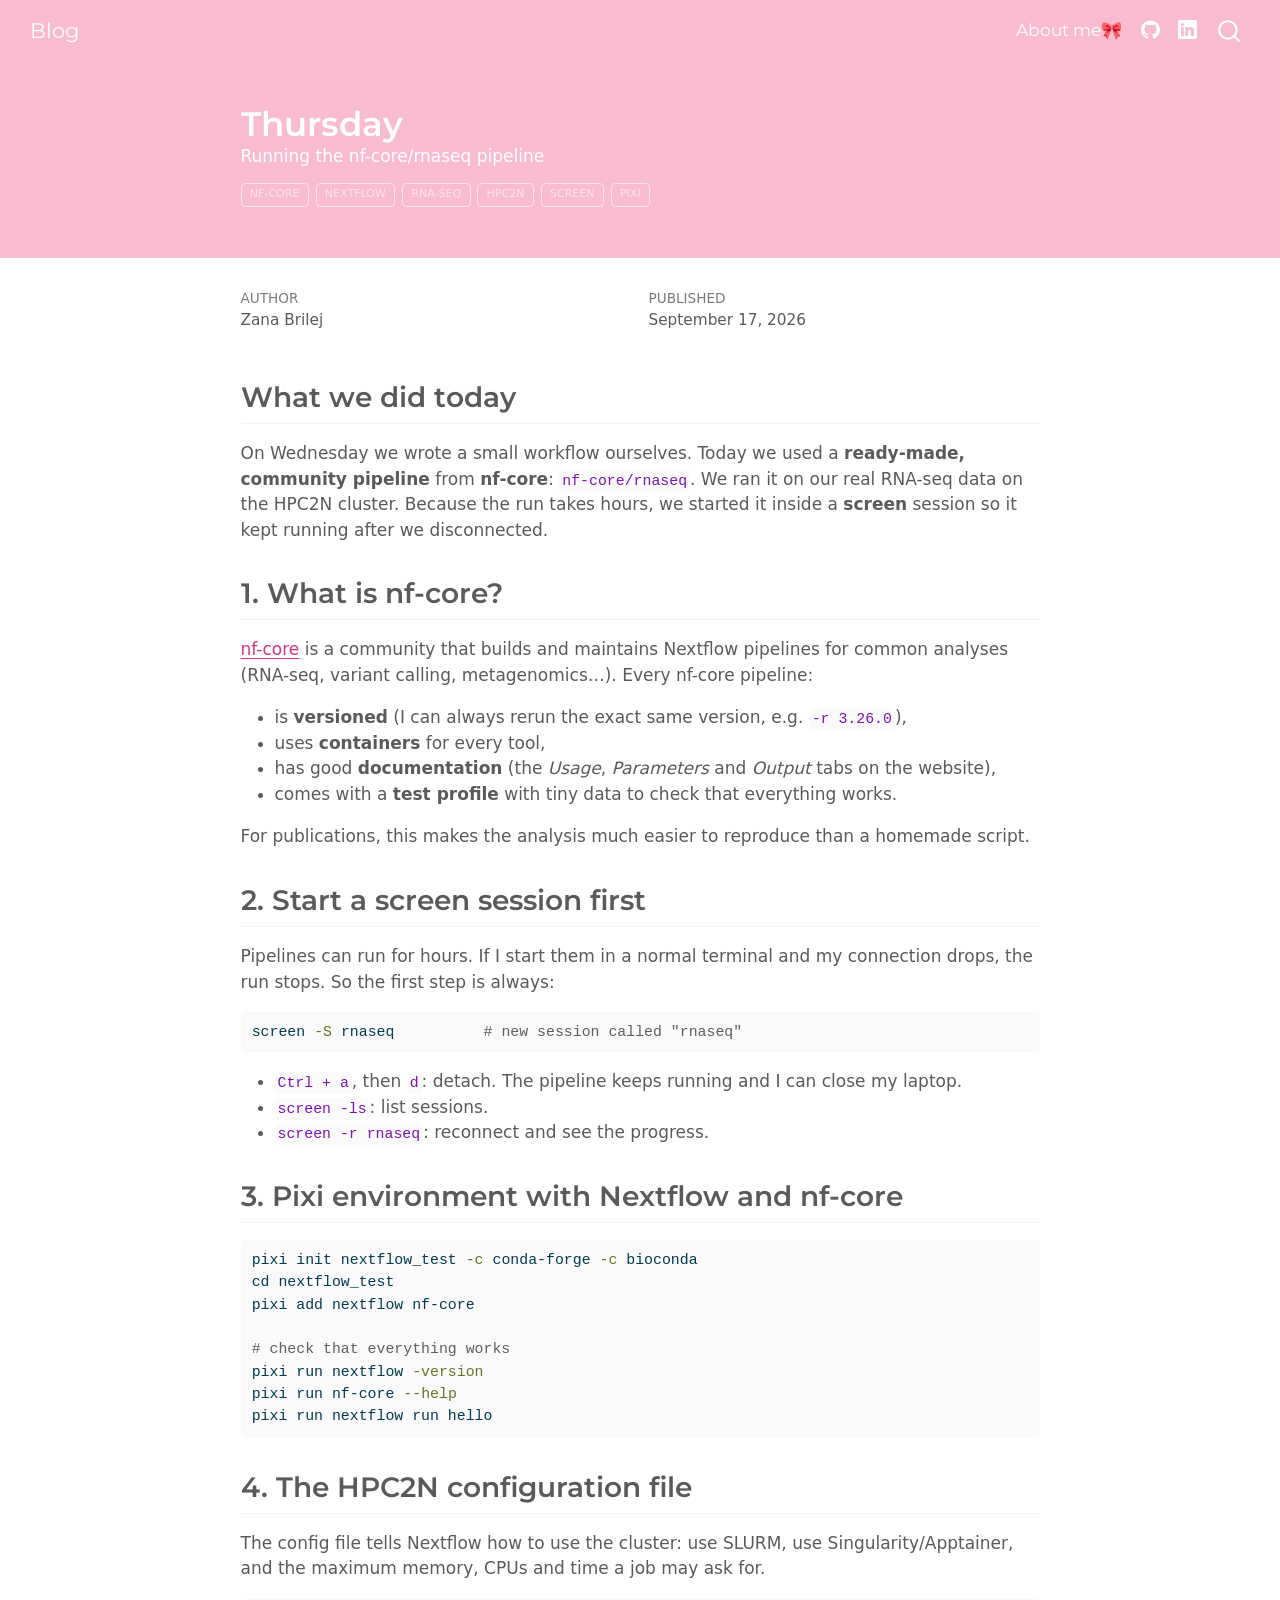
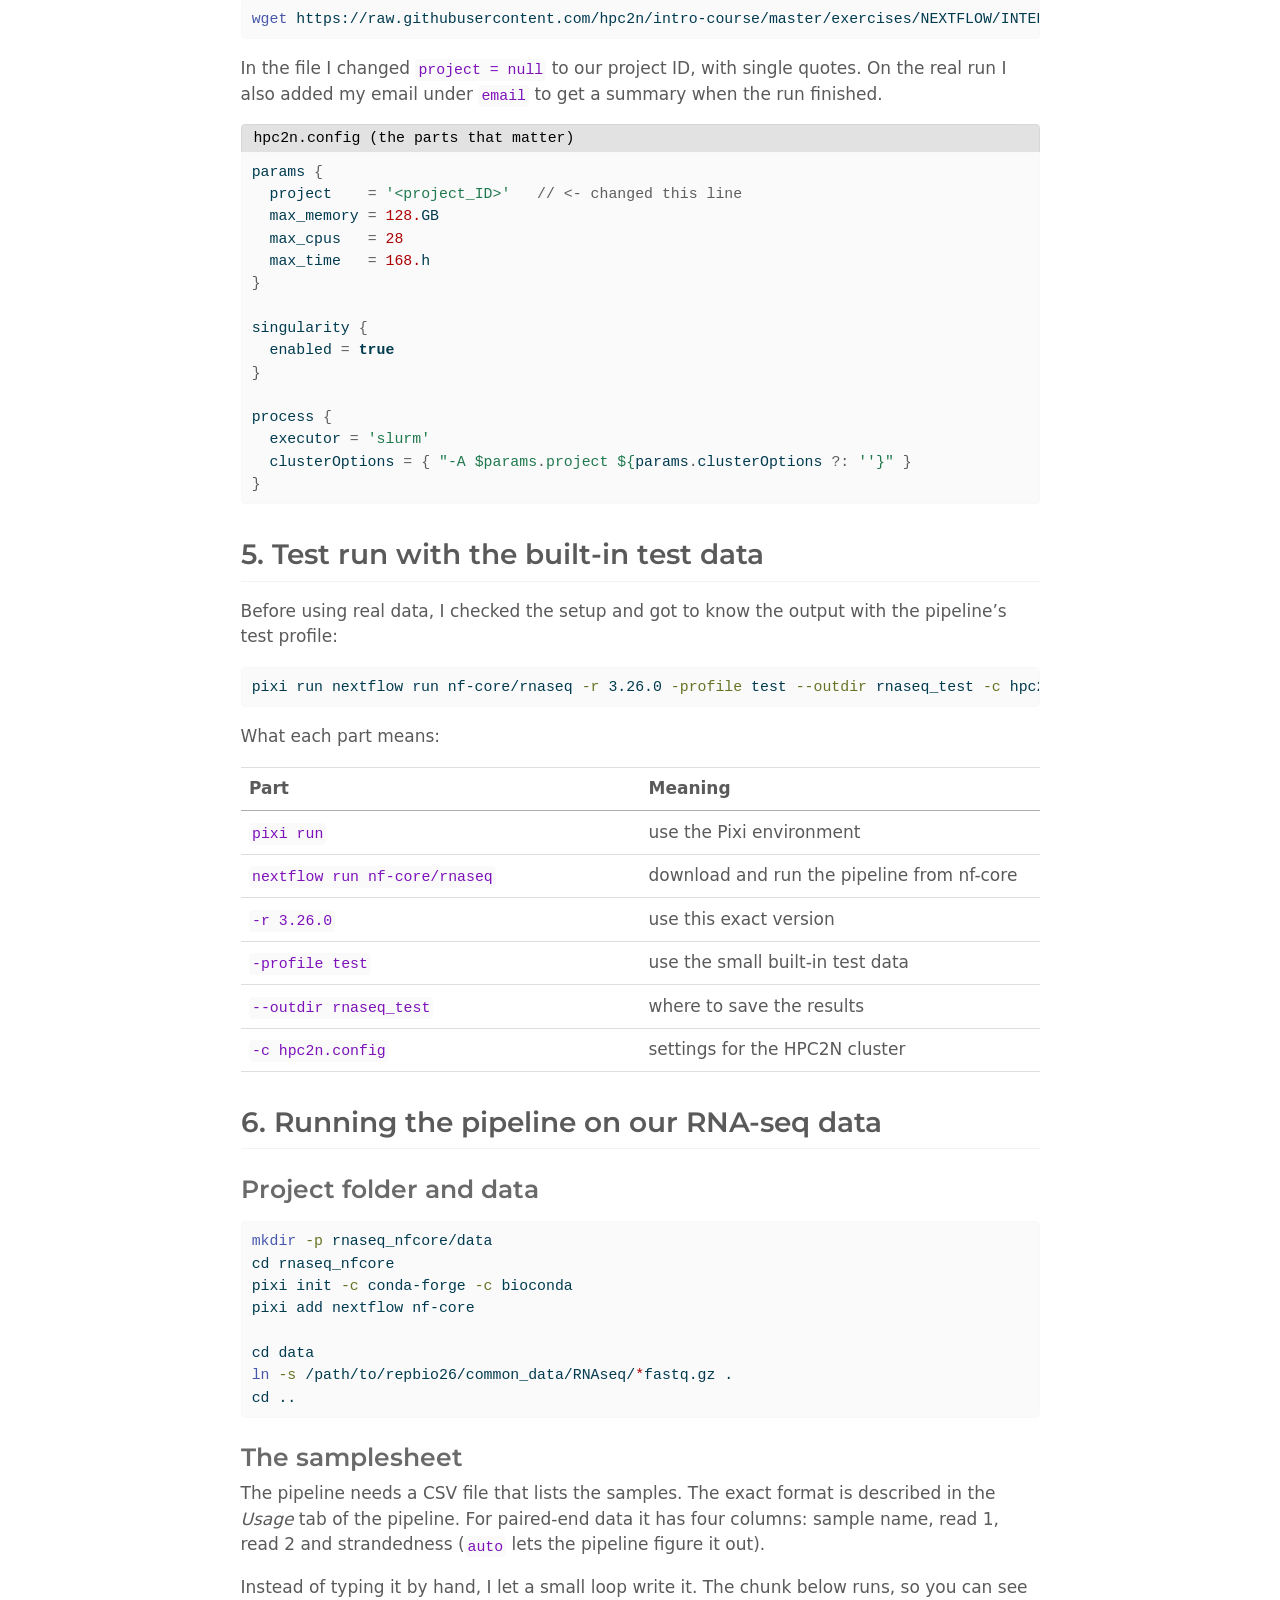
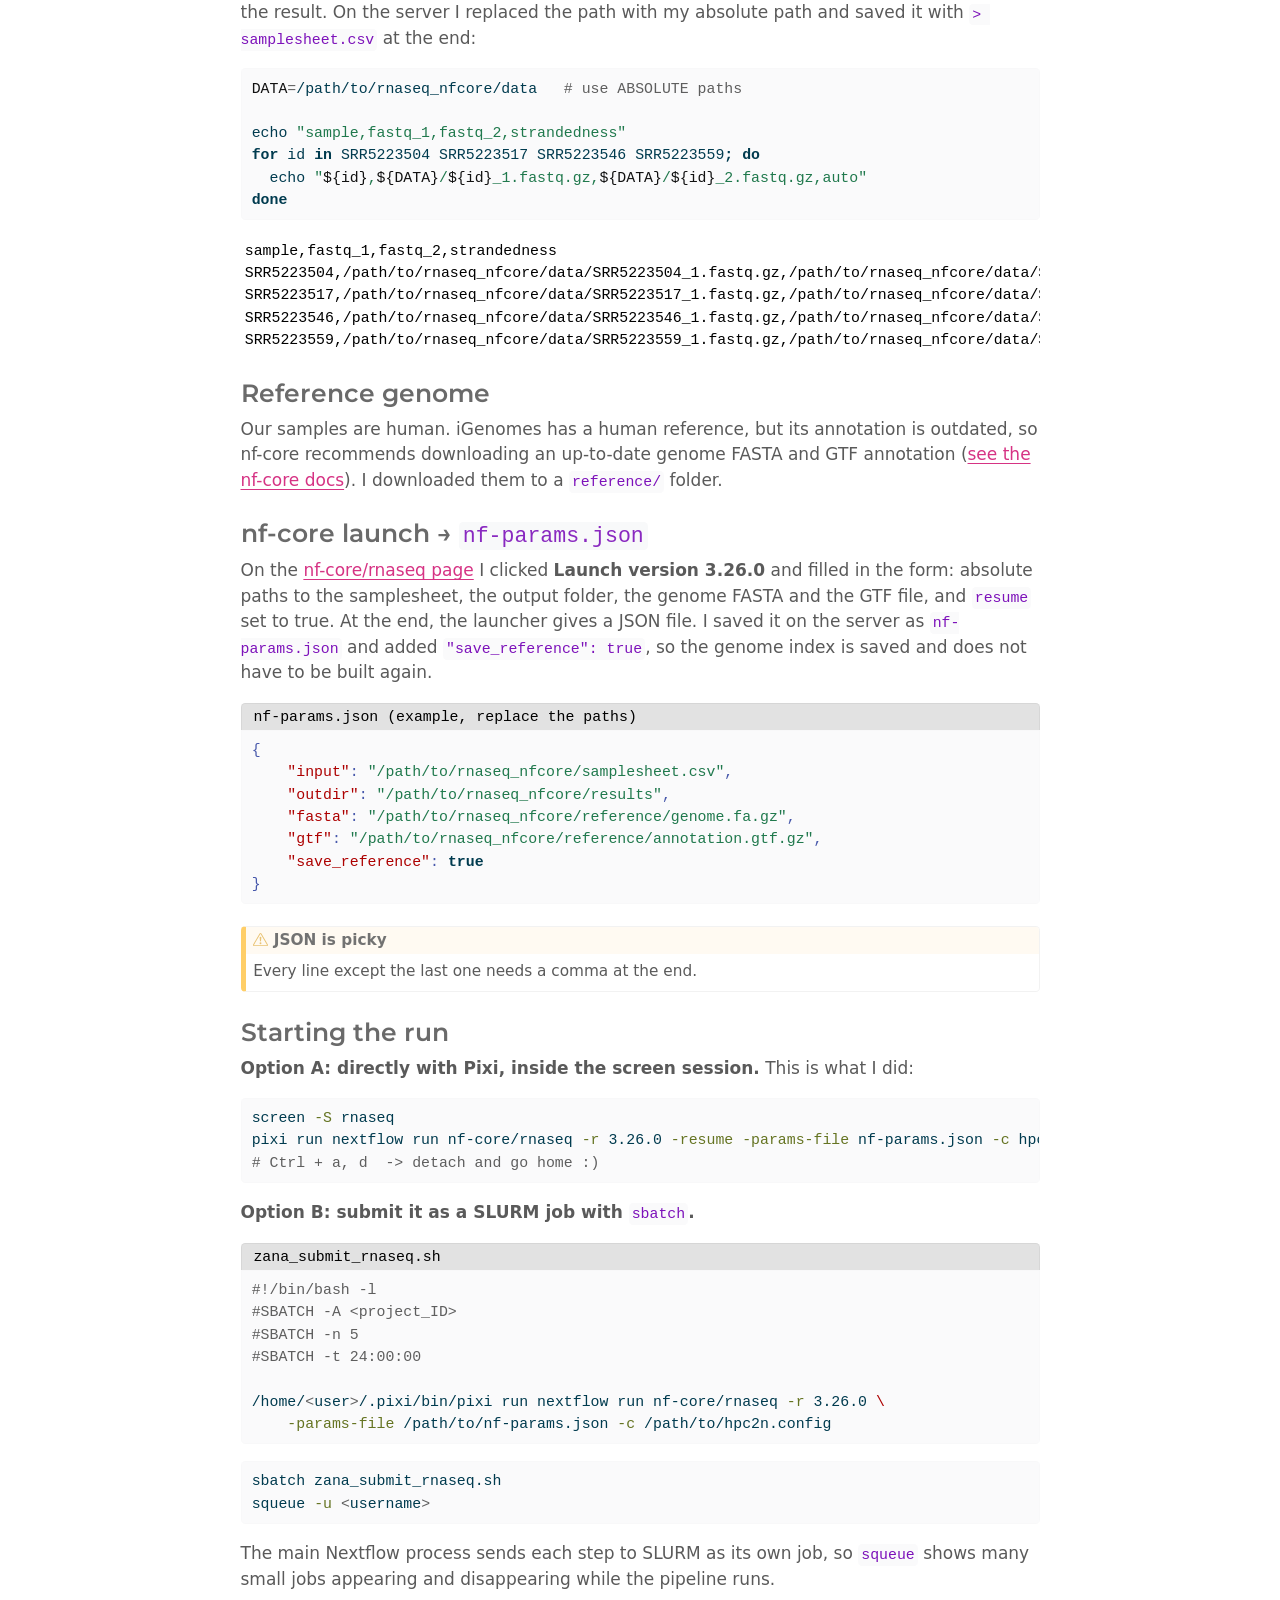
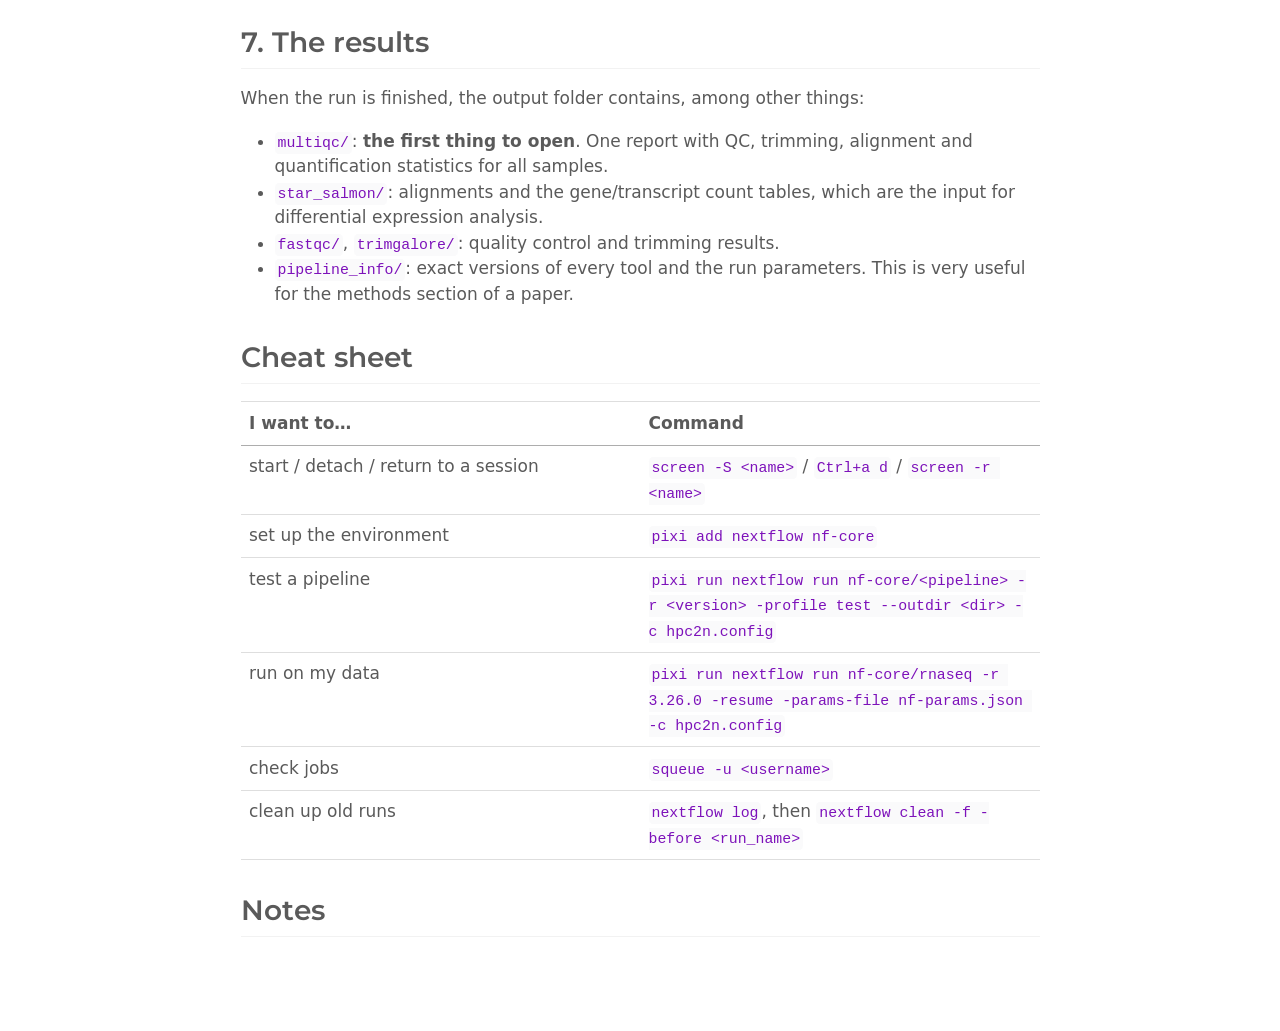
<file: posts/thursday/index.html>
<!DOCTYPE html>
<html xmlns="http://www.w3.org/1999/xhtml" lang="en" xml:lang="en"><head>

<meta charset="utf-8">
<meta name="generator" content="quarto-1.10.18">

<meta name="viewport" content="width=device-width, initial-scale=1.0, user-scalable=yes">

<meta name="author" content="Zana Brilej">
<meta name="dcterms.date" content="2026-09-17">
<meta name="description" content="Running the nf-core/rnaseq pipeline">

<title>Thursday – Blog</title>
<style>
/* Default styles provided by pandoc.
** See https://pandoc.org/MANUAL.html#variables-for-html for config info.
*/
span.smallcaps{font-variant: small-caps;}
div.columns{display: flex; gap: 1.5em;}
div.column{flex: auto;}
@media screen {
div.columns{gap: min(4vw, 1.5em);}
div.column{overflow-x: auto;}
}
div.hanging-indent{margin-left: 1.5em; text-indent: -1.5em;}
ul.task-list{list-style: none;}
ul.task-list li input[type="checkbox"] {
  width: 0.8em;
  margin: 0 0.8em 0.2em -1em; /* quarto-specific, see https://github.com/quarto-dev/quarto-cli/issues/4556 */ 
  vertical-align: middle;
}
/* CSS for syntax highlighting */
html { -webkit-text-size-adjust: 100%; }
pre > code.sourceCode { white-space: pre; position: relative; }
pre > code.sourceCode > span { display: inline-block; line-height: 1.25; }
pre > code.sourceCode > span:empty { height: 1.2em; }
.sourceCode { overflow: visible; }
code.sourceCode > span { color: inherit; text-decoration: inherit; }
div.sourceCode { margin: 1em 0; }
pre.sourceCode { margin: 0; }
@media screen {
div.sourceCode { overflow: auto; }
}
@media print {
pre > code.sourceCode { white-space: pre-wrap; }
pre > code.sourceCode > span { text-indent: -5em; padding-left: 5em; }
}
pre.numberSource code
  { counter-reset: source-line 0; }
pre.numberSource code > span
  { position: relative; left: -4em; counter-increment: source-line; }
pre.numberSource code > span > a:first-child::before
  { content: counter(source-line);
    position: relative; left: -1em; text-align: right; vertical-align: baseline;
    border: none; display: inline-block;
    -webkit-touch-callout: none; -webkit-user-select: none;
    -khtml-user-select: none; -moz-user-select: none;
    -ms-user-select: none; user-select: none;
    padding: 0 4px; width: 4em;
  }
pre.numberSource { margin-left: 3em;  padding-left: 4px; }
div.sourceCode
  {   }
@media screen {
pre > code.sourceCode > span > a:first-child::before { text-decoration: underline; }
}
</style>


<script src="../../site_libs/quarto-nav/quarto-nav.js"></script>
<script src="../../site_libs/quarto-nav/headroom.min.js"></script>
<script src="../../site_libs/clipboard/clipboard.min.js"></script>
<script src="../../site_libs/quarto-search/autocomplete.umd.js"></script>
<script src="../../site_libs/quarto-search/fuse.min.js"></script>
<script src="../../site_libs/quarto-search/quarto-search.js"></script>
<meta name="quarto:offset" content="../../">
<script src="../../site_libs/quarto-html/quarto.js" type="module"></script>
<script src="../../site_libs/quarto-html/tabsets/tabsets.js" type="module"></script>
<script src="../../site_libs/quarto-html/popper.min.js"></script>
<script src="../../site_libs/quarto-html/tippy.umd.min.js"></script>
<script src="../../site_libs/quarto-html/anchor.min.js"></script>
<link href="../../site_libs/quarto-html/tippy.css" rel="stylesheet">
<link href="../../site_libs/quarto-html/quarto-syntax-highlighting-64a204ab8560d761af7679ceaba22944.css" rel="stylesheet" id="quarto-text-highlighting-styles">
<script src="../../site_libs/bootstrap/bootstrap.min.js"></script>
<link href="../../site_libs/bootstrap/bootstrap-icons.css" rel="stylesheet">
<link href="../../site_libs/bootstrap/bootstrap-fb1dc94ef3afab2d5625f9404b96eeb4.min.css" rel="stylesheet" append-hash="true" id="quarto-bootstrap" data-mode="light">
<script id="quarto-search-options" type="application/json">{
  "location": "navbar",
  "copy-button": false,
  "collapse-after": 3,
  "panel-placement": "end",
  "type": "overlay",
  "limit": 50,
  "keyboard-shortcut": [
    "f",
    "/",
    "s"
  ],
  "show-item-context": false,
  "language": {
    "search-no-results-text": "No results",
    "search-matching-documents-text": "matching documents",
    "search-copy-link-title": "Copy link to search",
    "search-hide-matches-text": "Hide additional matches",
    "search-more-match-text": "more match in this document",
    "search-more-matches-text": "more matches in this document",
    "search-clear-button-title": "Clear",
    "search-text-placeholder": "",
    "search-detached-cancel-button-title": "Cancel",
    "search-submit-button-title": "Submit",
    "search-label": "Search"
  }
}</script>


<link rel="stylesheet" href="../../styles.css">
</head>

<body class="nav-fixed fullcontent quarto-light">

<div id="quarto-search-results"></div>
  <header id="quarto-header" class="headroom fixed-top quarto-banner">
    <nav class="navbar navbar-expand-lg " data-bs-theme="dark">
      <div class="navbar-container container-fluid">
      <div class="navbar-brand-container mx-auto">
    <a class="navbar-brand" href="../../index.html">
    <span class="navbar-title">Blog</span>
    </a>
  </div>
            <div id="quarto-search" class="" title="Search"></div>
          <button class="navbar-toggler" type="button" data-bs-toggle="collapse" data-bs-target="#navbarCollapse" aria-controls="navbarCollapse" role="menu" aria-expanded="false" aria-label="Toggle navigation" onclick="if (window.quartoToggleHeadroom) { window.quartoToggleHeadroom(); }">
  <span class="navbar-toggler-icon"></span>
</button>
          <div class="collapse navbar-collapse" id="navbarCollapse">
            <ul class="navbar-nav navbar-nav-scroll ms-auto">
  <li class="nav-item">
    <a class="nav-link" href="../../about.html"> 
<span class="menu-text">About me🎀</span></a>
  </li>  
  <li class="nav-item compact">
    <a class="nav-link" href="https://github.com/zanabrilej22"> <i class="bi bi-github" role="img">
</i> 
<span class="menu-text"></span></a>
  </li>  
  <li class="nav-item compact">
    <a class="nav-link" href="https://www.linkedin.com/in/žana-brilej-643402201"> <i class="bi bi-linkedin" role="img">
</i> 
<span class="menu-text"></span></a>
  </li>  
</ul>
          </div> <!-- /navcollapse -->
            <div class="quarto-navbar-tools">
</div>
      </div> <!-- /container-fluid -->
    </nav>
</header>
<!-- content -->
<header id="title-block-header" class="quarto-title-block default page-columns page-full">
  <div class="quarto-title-banner page-columns page-full">
    <div class="quarto-title column-body">
      <h1 class="title">Thursday</h1>
                  <div>
        <div class="description">
          Running the nf-core/rnaseq pipeline
        </div>
      </div>
                          <div class="quarto-categories">
                <div class="quarto-category">nf-core</div>
                <div class="quarto-category">Nextflow</div>
                <div class="quarto-category">RNA-seq</div>
                <div class="quarto-category">HPC2N</div>
                <div class="quarto-category">screen</div>
                <div class="quarto-category">Pixi</div>
              </div>
                  </div>
  </div>
    
  
  <div class="quarto-title-meta">

      <div>
      <div class="quarto-title-meta-heading">Author</div>
      <div class="quarto-title-meta-contents">
               <p>Zana Brilej </p>
            </div>
    </div>
      
      <div>
      <div class="quarto-title-meta-heading">Published</div>
      <div class="quarto-title-meta-contents">
        <p class="date">September 17, 2026</p>
      </div>
    </div>
    
      
    </div>
    
  
  </header><div id="quarto-content" class="quarto-container page-columns page-rows-contents page-layout-article page-navbar">
<!-- sidebar -->
<!-- margin-sidebar -->
    
<!-- main -->
<main class="content quarto-banner-title-block" id="quarto-document-content">





<section id="what-we-did-today" class="level2">
<h2 class="anchored" data-anchor-id="what-we-did-today">What we did today</h2>
<p>On Wednesday we wrote a small workflow ourselves. Today we used a <strong>ready-made, community pipeline</strong> from <strong>nf-core</strong>: <code>nf-core/rnaseq</code>. We ran it on our real RNA-seq data on the HPC2N cluster. Because the run takes hours, we started it inside a <strong>screen</strong> session so it kept running after we disconnected.</p>
</section>
<section id="what-is-nf-core" class="level2">
<h2 class="anchored" data-anchor-id="what-is-nf-core">1. What is nf-core?</h2>
<p><a href="https://nf-co.re">nf-core</a> is a community that builds and maintains Nextflow pipelines for common analyses (RNA-seq, variant calling, metagenomics…). Every nf-core pipeline:</p>
<ul>
<li>is <strong>versioned</strong> (I can always rerun the exact same version, e.g.&nbsp;<code>-r 3.26.0</code>),</li>
<li>uses <strong>containers</strong> for every tool,</li>
<li>has good <strong>documentation</strong> (the <em>Usage</em>, <em>Parameters</em> and <em>Output</em> tabs on the website),</li>
<li>comes with a <strong>test profile</strong> with tiny data to check that everything works.</li>
</ul>
<p>For publications, this makes the analysis much easier to reproduce than a homemade script.</p>
</section>
<section id="start-a-screen-session-first" class="level2">
<h2 class="anchored" data-anchor-id="start-a-screen-session-first">2. Start a screen session first</h2>
<p>Pipelines can run for hours. If I start them in a normal terminal and my connection drops, the run stops. So the first step is always:</p>
<div class="cell">
<div class="code-copy-outer-scaffold"><div class="sourceCode cell-code" id="cb1"><pre class="sourceCode bash code-with-copy"><code class="sourceCode bash"><span id="cb1-1"><a href="#cb1-1" aria-hidden="true" tabindex="-1"></a><span class="ex">screen</span> <span class="at">-S</span> rnaseq          <span class="co"># new session called "rnaseq"</span></span></code></pre></div><button title="Copy to Clipboard" class="code-copy-button"><i class="bi"></i></button></div>
</div>
<ul>
<li><code>Ctrl + a</code>, then <code>d</code>: detach. The pipeline keeps running and I can close my laptop.</li>
<li><code>screen -ls</code>: list sessions.</li>
<li><code>screen -r rnaseq</code>: reconnect and see the progress.</li>
</ul>
</section>
<section id="pixi-environment-with-nextflow-and-nf-core" class="level2">
<h2 class="anchored" data-anchor-id="pixi-environment-with-nextflow-and-nf-core">3. Pixi environment with Nextflow and nf-core</h2>
<div class="cell">
<div class="code-copy-outer-scaffold"><div class="sourceCode cell-code" id="cb2"><pre class="sourceCode bash code-with-copy"><code class="sourceCode bash"><span id="cb2-1"><a href="#cb2-1" aria-hidden="true" tabindex="-1"></a><span class="ex">pixi</span> init nextflow_test <span class="at">-c</span> conda-forge <span class="at">-c</span> bioconda</span>
<span id="cb2-2"><a href="#cb2-2" aria-hidden="true" tabindex="-1"></a><span class="bu">cd</span> nextflow_test</span>
<span id="cb2-3"><a href="#cb2-3" aria-hidden="true" tabindex="-1"></a><span class="ex">pixi</span> add nextflow nf-core</span>
<span id="cb2-4"><a href="#cb2-4" aria-hidden="true" tabindex="-1"></a></span>
<span id="cb2-5"><a href="#cb2-5" aria-hidden="true" tabindex="-1"></a><span class="co"># check that everything works</span></span>
<span id="cb2-6"><a href="#cb2-6" aria-hidden="true" tabindex="-1"></a><span class="ex">pixi</span> run nextflow <span class="at">-version</span></span>
<span id="cb2-7"><a href="#cb2-7" aria-hidden="true" tabindex="-1"></a><span class="ex">pixi</span> run nf-core <span class="at">--help</span></span>
<span id="cb2-8"><a href="#cb2-8" aria-hidden="true" tabindex="-1"></a><span class="ex">pixi</span> run nextflow run hello</span></code></pre></div><button title="Copy to Clipboard" class="code-copy-button"><i class="bi"></i></button></div>
</div>
</section>
<section id="the-hpc2n-configuration-file" class="level2">
<h2 class="anchored" data-anchor-id="the-hpc2n-configuration-file">4. The HPC2N configuration file</h2>
<p>The config file tells Nextflow how to use the cluster: use SLURM, use Singularity/Apptainer, and the maximum memory, CPUs and time a job may ask for.</p>
<div class="cell">
<div class="code-copy-outer-scaffold"><div class="sourceCode cell-code" id="cb3"><pre class="sourceCode bash code-with-copy"><code class="sourceCode bash"><span id="cb3-1"><a href="#cb3-1" aria-hidden="true" tabindex="-1"></a><span class="fu">wget</span> https://raw.githubusercontent.com/hpc2n/intro-course/master/exercises/NEXTFLOW/INTERACTIVE/hpc2n.config</span></code></pre></div><button title="Copy to Clipboard" class="code-copy-button"><i class="bi"></i></button></div>
</div>
<p>In the file I changed <code>project = null</code> to our project ID, with single quotes. On the real run I also added my email under <code>email</code> to get a summary when the run finished.</p>
<div class="code-with-filename">
<div class="code-with-filename-file">
<pre><strong>hpc2n.config (the parts that matter)</strong></pre>
</div>
<div class="code-copy-outer-scaffold"><div class="sourceCode" id="cb4" data-filename="hpc2n.config (the parts that matter)"><pre class="sourceCode groovy code-with-copy"><code class="sourceCode groovy"><span id="cb4-1"><a href="#cb4-1" aria-hidden="true" tabindex="-1"></a>params <span class="op">{</span></span>
<span id="cb4-2"><a href="#cb4-2" aria-hidden="true" tabindex="-1"></a>  project    <span class="op">=</span> <span class="st">'&lt;project_ID&gt;'</span>   <span class="co">// &lt;- changed this line</span></span>
<span id="cb4-3"><a href="#cb4-3" aria-hidden="true" tabindex="-1"></a>  max_memory <span class="op">=</span> <span class="fl">128.</span>GB</span>
<span id="cb4-4"><a href="#cb4-4" aria-hidden="true" tabindex="-1"></a>  max_cpus   <span class="op">=</span> <span class="dv">28</span></span>
<span id="cb4-5"><a href="#cb4-5" aria-hidden="true" tabindex="-1"></a>  max_time   <span class="op">=</span> <span class="fl">168.</span>h</span>
<span id="cb4-6"><a href="#cb4-6" aria-hidden="true" tabindex="-1"></a><span class="op">}</span></span>
<span id="cb4-7"><a href="#cb4-7" aria-hidden="true" tabindex="-1"></a></span>
<span id="cb4-8"><a href="#cb4-8" aria-hidden="true" tabindex="-1"></a>singularity <span class="op">{</span></span>
<span id="cb4-9"><a href="#cb4-9" aria-hidden="true" tabindex="-1"></a>  enabled <span class="op">=</span> <span class="kw">true</span></span>
<span id="cb4-10"><a href="#cb4-10" aria-hidden="true" tabindex="-1"></a><span class="op">}</span></span>
<span id="cb4-11"><a href="#cb4-11" aria-hidden="true" tabindex="-1"></a></span>
<span id="cb4-12"><a href="#cb4-12" aria-hidden="true" tabindex="-1"></a>process <span class="op">{</span></span>
<span id="cb4-13"><a href="#cb4-13" aria-hidden="true" tabindex="-1"></a>  executor <span class="op">=</span> <span class="st">'slurm'</span></span>
<span id="cb4-14"><a href="#cb4-14" aria-hidden="true" tabindex="-1"></a>  clusterOptions <span class="op">=</span> <span class="op">{</span> <span class="st">"-A </span><span class="ss">$params</span><span class="op">.</span><span class="ss">project</span><span class="st"> </span><span class="ss">${</span>params<span class="op">.</span>clusterOptions <span class="op">?:</span> <span class="st">''</span><span class="ss">}</span><span class="st">"</span> <span class="op">}</span></span>
<span id="cb4-15"><a href="#cb4-15" aria-hidden="true" tabindex="-1"></a><span class="op">}</span></span></code></pre></div><button title="Copy to Clipboard" class="code-copy-button"><i class="bi"></i></button></div>
</div>
</section>
<section id="test-run-with-the-built-in-test-data" class="level2">
<h2 class="anchored" data-anchor-id="test-run-with-the-built-in-test-data">5. Test run with the built-in test data</h2>
<p>Before using real data, I checked the setup and got to know the output with the pipeline’s test profile:</p>
<div class="cell">
<div class="code-copy-outer-scaffold"><div class="sourceCode cell-code" id="cb5"><pre class="sourceCode bash code-with-copy"><code class="sourceCode bash"><span id="cb5-1"><a href="#cb5-1" aria-hidden="true" tabindex="-1"></a><span class="ex">pixi</span> run nextflow run nf-core/rnaseq <span class="at">-r</span> 3.26.0 <span class="at">-profile</span> test <span class="at">--outdir</span> rnaseq_test <span class="at">-c</span> hpc2n.config</span></code></pre></div><button title="Copy to Clipboard" class="code-copy-button"><i class="bi"></i></button></div>
</div>
<p>What each part means:</p>
<table class="caption-top table">
<colgroup>
<col style="width: 50%">
<col style="width: 50%">
</colgroup>
<thead>
<tr class="header">
<th>Part</th>
<th>Meaning</th>
</tr>
</thead>
<tbody>
<tr class="odd">
<td><code>pixi run</code></td>
<td>use the Pixi environment</td>
</tr>
<tr class="even">
<td><code>nextflow run nf-core/rnaseq</code></td>
<td>download and run the pipeline from nf-core</td>
</tr>
<tr class="odd">
<td><code>-r 3.26.0</code></td>
<td>use this exact version</td>
</tr>
<tr class="even">
<td><code>-profile test</code></td>
<td>use the small built-in test data</td>
</tr>
<tr class="odd">
<td><code>--outdir rnaseq_test</code></td>
<td>where to save the results</td>
</tr>
<tr class="even">
<td><code>-c hpc2n.config</code></td>
<td>settings for the HPC2N cluster</td>
</tr>
</tbody>
</table>
</section>
<section id="running-the-pipeline-on-our-rna-seq-data" class="level2">
<h2 class="anchored" data-anchor-id="running-the-pipeline-on-our-rna-seq-data">6. Running the pipeline on our RNA-seq data</h2>
<section id="project-folder-and-data" class="level3">
<h3 class="anchored" data-anchor-id="project-folder-and-data">Project folder and data</h3>
<div class="cell">
<div class="code-copy-outer-scaffold"><div class="sourceCode cell-code" id="cb6"><pre class="sourceCode bash code-with-copy"><code class="sourceCode bash"><span id="cb6-1"><a href="#cb6-1" aria-hidden="true" tabindex="-1"></a><span class="fu">mkdir</span> <span class="at">-p</span> rnaseq_nfcore/data</span>
<span id="cb6-2"><a href="#cb6-2" aria-hidden="true" tabindex="-1"></a><span class="bu">cd</span> rnaseq_nfcore</span>
<span id="cb6-3"><a href="#cb6-3" aria-hidden="true" tabindex="-1"></a><span class="ex">pixi</span> init <span class="at">-c</span> conda-forge <span class="at">-c</span> bioconda</span>
<span id="cb6-4"><a href="#cb6-4" aria-hidden="true" tabindex="-1"></a><span class="ex">pixi</span> add nextflow nf-core</span>
<span id="cb6-5"><a href="#cb6-5" aria-hidden="true" tabindex="-1"></a></span>
<span id="cb6-6"><a href="#cb6-6" aria-hidden="true" tabindex="-1"></a><span class="bu">cd</span> data</span>
<span id="cb6-7"><a href="#cb6-7" aria-hidden="true" tabindex="-1"></a><span class="fu">ln</span> <span class="at">-s</span> /path/to/repbio26/common_data/RNAseq/<span class="pp">*</span>fastq.gz .</span>
<span id="cb6-8"><a href="#cb6-8" aria-hidden="true" tabindex="-1"></a><span class="bu">cd</span> ..</span></code></pre></div><button title="Copy to Clipboard" class="code-copy-button"><i class="bi"></i></button></div>
</div>
</section>
<section id="the-samplesheet" class="level3">
<h3 class="anchored" data-anchor-id="the-samplesheet">The samplesheet</h3>
<p>The pipeline needs a CSV file that lists the samples. The exact format is described in the <em>Usage</em> tab of the pipeline. For paired-end data it has four columns: sample name, read 1, read 2 and strandedness (<code>auto</code> lets the pipeline figure it out).</p>
<p>Instead of typing it by hand, I let a small loop write it. The chunk below runs, so you can see the result. On the server I replaced the path with my absolute path and saved it with <code>&gt; samplesheet.csv</code> at the end:</p>
<div class="cell">
<div class="code-copy-outer-scaffold"><div class="sourceCode cell-code" id="cb7"><pre class="sourceCode bash code-with-copy"><code class="sourceCode bash"><span id="cb7-1"><a href="#cb7-1" aria-hidden="true" tabindex="-1"></a><span class="va">DATA</span><span class="op">=</span>/path/to/rnaseq_nfcore/data   <span class="co"># use ABSOLUTE paths</span></span>
<span id="cb7-2"><a href="#cb7-2" aria-hidden="true" tabindex="-1"></a></span>
<span id="cb7-3"><a href="#cb7-3" aria-hidden="true" tabindex="-1"></a><span class="bu">echo</span> <span class="st">"sample,fastq_1,fastq_2,strandedness"</span></span>
<span id="cb7-4"><a href="#cb7-4" aria-hidden="true" tabindex="-1"></a><span class="cf">for</span> id <span class="kw">in</span> SRR5223504 SRR5223517 SRR5223546 SRR5223559<span class="kw">;</span> <span class="cf">do</span></span>
<span id="cb7-5"><a href="#cb7-5" aria-hidden="true" tabindex="-1"></a>  <span class="bu">echo</span> <span class="st">"</span><span class="va">${id}</span><span class="st">,</span><span class="va">${DATA}</span><span class="st">/</span><span class="va">${id}</span><span class="st">_1.fastq.gz,</span><span class="va">${DATA}</span><span class="st">/</span><span class="va">${id}</span><span class="st">_2.fastq.gz,auto"</span></span>
<span id="cb7-6"><a href="#cb7-6" aria-hidden="true" tabindex="-1"></a><span class="cf">done</span></span></code></pre></div><button title="Copy to Clipboard" class="code-copy-button"><i class="bi"></i></button></div>
<div class="cell-output cell-output-stdout">
<pre><code>sample,fastq_1,fastq_2,strandedness
SRR5223504,/path/to/rnaseq_nfcore/data/SRR5223504_1.fastq.gz,/path/to/rnaseq_nfcore/data/SRR5223504_2.fastq.gz,auto
SRR5223517,/path/to/rnaseq_nfcore/data/SRR5223517_1.fastq.gz,/path/to/rnaseq_nfcore/data/SRR5223517_2.fastq.gz,auto
SRR5223546,/path/to/rnaseq_nfcore/data/SRR5223546_1.fastq.gz,/path/to/rnaseq_nfcore/data/SRR5223546_2.fastq.gz,auto
SRR5223559,/path/to/rnaseq_nfcore/data/SRR5223559_1.fastq.gz,/path/to/rnaseq_nfcore/data/SRR5223559_2.fastq.gz,auto</code></pre>
</div>
</div>
</section>
<section id="reference-genome" class="level3">
<h3 class="anchored" data-anchor-id="reference-genome">Reference genome</h3>
<p>Our samples are human. iGenomes has a human reference, but its annotation is outdated, so nf-core recommends downloading an up-to-date genome FASTA and GTF annotation (<a href="https://nf-co.re/docs/usage/reference_genomes#custom-genomes">see the nf-core docs</a>). I downloaded them to a <code>reference/</code> folder.</p>
</section>
<section id="nf-core-launch-nf-params.json" class="level3">
<h3 class="anchored" data-anchor-id="nf-core-launch-nf-params.json">nf-core launch → <code>nf-params.json</code></h3>
<p>On the <a href="https://nf-co.re/rnaseq/3.26.0/">nf-core/rnaseq page</a> I clicked <strong>Launch version 3.26.0</strong> and filled in the form: absolute paths to the samplesheet, the output folder, the genome FASTA and the GTF file, and <code>resume</code> set to true. At the end, the launcher gives a JSON file. I saved it on the server as <code>nf-params.json</code> and added <code>"save_reference": true</code>, so the genome index is saved and does not have to be built again.</p>
<div class="code-with-filename">
<div class="code-with-filename-file">
<pre><strong>nf-params.json (example, replace the paths)</strong></pre>
</div>
<div class="code-copy-outer-scaffold"><div class="sourceCode" id="cb9" data-filename="nf-params.json (example, replace the paths)"><pre class="sourceCode json code-with-copy"><code class="sourceCode json"><span id="cb9-1"><a href="#cb9-1" aria-hidden="true" tabindex="-1"></a><span class="fu">{</span></span>
<span id="cb9-2"><a href="#cb9-2" aria-hidden="true" tabindex="-1"></a>    <span class="dt">"input"</span><span class="fu">:</span> <span class="st">"/path/to/rnaseq_nfcore/samplesheet.csv"</span><span class="fu">,</span></span>
<span id="cb9-3"><a href="#cb9-3" aria-hidden="true" tabindex="-1"></a>    <span class="dt">"outdir"</span><span class="fu">:</span> <span class="st">"/path/to/rnaseq_nfcore/results"</span><span class="fu">,</span></span>
<span id="cb9-4"><a href="#cb9-4" aria-hidden="true" tabindex="-1"></a>    <span class="dt">"fasta"</span><span class="fu">:</span> <span class="st">"/path/to/rnaseq_nfcore/reference/genome.fa.gz"</span><span class="fu">,</span></span>
<span id="cb9-5"><a href="#cb9-5" aria-hidden="true" tabindex="-1"></a>    <span class="dt">"gtf"</span><span class="fu">:</span> <span class="st">"/path/to/rnaseq_nfcore/reference/annotation.gtf.gz"</span><span class="fu">,</span></span>
<span id="cb9-6"><a href="#cb9-6" aria-hidden="true" tabindex="-1"></a>    <span class="dt">"save_reference"</span><span class="fu">:</span> <span class="kw">true</span></span>
<span id="cb9-7"><a href="#cb9-7" aria-hidden="true" tabindex="-1"></a><span class="fu">}</span></span></code></pre></div><button title="Copy to Clipboard" class="code-copy-button"><i class="bi"></i></button></div>
</div>
<div class="callout callout-style-default callout-warning callout-titled">
<div class="callout-header d-flex align-content-center">
<div class="callout-icon-container">
<i class="callout-icon"></i>
</div>
<div class="callout-title-container flex-fill">
<span class="screen-reader-only">Warning</span>JSON is picky
</div>
</div>
<div class="callout-body-container callout-body">
<p>Every line except the last one needs a comma at the end.</p>
</div>
</div>
</section>
<section id="starting-the-run" class="level3">
<h3 class="anchored" data-anchor-id="starting-the-run">Starting the run</h3>
<p><strong>Option A: directly with Pixi, inside the screen session.</strong> This is what I did:</p>
<div class="cell">
<div class="code-copy-outer-scaffold"><div class="sourceCode cell-code" id="cb10"><pre class="sourceCode bash code-with-copy"><code class="sourceCode bash"><span id="cb10-1"><a href="#cb10-1" aria-hidden="true" tabindex="-1"></a><span class="ex">screen</span> <span class="at">-S</span> rnaseq</span>
<span id="cb10-2"><a href="#cb10-2" aria-hidden="true" tabindex="-1"></a><span class="ex">pixi</span> run nextflow run nf-core/rnaseq <span class="at">-r</span> 3.26.0 <span class="at">-resume</span> <span class="at">-params-file</span> nf-params.json <span class="at">-c</span> hpc2n.config</span>
<span id="cb10-3"><a href="#cb10-3" aria-hidden="true" tabindex="-1"></a><span class="co"># Ctrl + a, d  -&gt; detach and go home :)</span></span></code></pre></div><button title="Copy to Clipboard" class="code-copy-button"><i class="bi"></i></button></div>
</div>
<p><strong>Option B: submit it as a SLURM job with <code>sbatch</code>.</strong></p>
<div class="code-with-filename">
<div class="code-with-filename-file">
<pre><strong>zana_submit_rnaseq.sh</strong></pre>
</div>
<div class="code-copy-outer-scaffold"><div class="sourceCode" id="cb11" data-filename="zana_submit_rnaseq.sh"><pre class="sourceCode bash code-with-copy"><code class="sourceCode bash"><span id="cb11-1"><a href="#cb11-1" aria-hidden="true" tabindex="-1"></a><span class="co">#!/bin/bash -l</span></span>
<span id="cb11-2"><a href="#cb11-2" aria-hidden="true" tabindex="-1"></a><span class="co">#SBATCH -A &lt;project_ID&gt;</span></span>
<span id="cb11-3"><a href="#cb11-3" aria-hidden="true" tabindex="-1"></a><span class="co">#SBATCH -n 5</span></span>
<span id="cb11-4"><a href="#cb11-4" aria-hidden="true" tabindex="-1"></a><span class="co">#SBATCH -t 24:00:00</span></span>
<span id="cb11-5"><a href="#cb11-5" aria-hidden="true" tabindex="-1"></a></span>
<span id="cb11-6"><a href="#cb11-6" aria-hidden="true" tabindex="-1"></a><span class="ex">/home/</span><span class="op">&lt;</span>user<span class="op">&gt;</span>/.pixi/bin/pixi run nextflow run nf-core/rnaseq <span class="at">-r</span> 3.26.0 <span class="dt">\</span></span>
<span id="cb11-7"><a href="#cb11-7" aria-hidden="true" tabindex="-1"></a>    <span class="at">-params-file</span> /path/to/nf-params.json <span class="at">-c</span> /path/to/hpc2n.config</span></code></pre></div><button title="Copy to Clipboard" class="code-copy-button"><i class="bi"></i></button></div>
</div>
<div class="cell">
<div class="code-copy-outer-scaffold"><div class="sourceCode cell-code" id="cb12"><pre class="sourceCode bash code-with-copy"><code class="sourceCode bash"><span id="cb12-1"><a href="#cb12-1" aria-hidden="true" tabindex="-1"></a><span class="ex">sbatch</span> zana_submit_rnaseq.sh</span>
<span id="cb12-2"><a href="#cb12-2" aria-hidden="true" tabindex="-1"></a><span class="ex">squeue</span> <span class="at">-u</span> <span class="op">&lt;</span>username<span class="op">&gt;</span></span></code></pre></div><button title="Copy to Clipboard" class="code-copy-button"><i class="bi"></i></button></div>
</div>
<p>The main Nextflow process sends each step to SLURM as its own job, so <code>squeue</code> shows many small jobs appearing and disappearing while the pipeline runs.</p>
</section>
</section>
<section id="the-results" class="level2">
<h2 class="anchored" data-anchor-id="the-results">7. The results</h2>
<p>When the run is finished, the output folder contains, among other things:</p>
<ul>
<li><code>multiqc/</code>: <strong>the first thing to open</strong>. One report with QC, trimming, alignment and quantification statistics for all samples.</li>
<li><code>star_salmon/</code>: alignments and the gene/transcript count tables, which are the input for differential expression analysis.</li>
<li><code>fastqc/</code>, <code>trimgalore/</code>: quality control and trimming results.</li>
<li><code>pipeline_info/</code>: exact versions of every tool and the run parameters. This is very useful for the methods section of a paper.</li>
</ul>
</section>
<section id="cheat-sheet" class="level2">
<h2 class="anchored" data-anchor-id="cheat-sheet">Cheat sheet</h2>
<table class="caption-top table">
<colgroup>
<col style="width: 50%">
<col style="width: 50%">
</colgroup>
<thead>
<tr class="header">
<th>I want to…</th>
<th>Command</th>
</tr>
</thead>
<tbody>
<tr class="odd">
<td>start / detach / return to a session</td>
<td><code>screen -S &lt;name&gt;</code> / <code>Ctrl+a d</code> / <code>screen -r &lt;name&gt;</code></td>
</tr>
<tr class="even">
<td>set up the environment</td>
<td><code>pixi add nextflow nf-core</code></td>
</tr>
<tr class="odd">
<td>test a pipeline</td>
<td><code>pixi run nextflow run nf-core/&lt;pipeline&gt; -r &lt;version&gt; -profile test --outdir &lt;dir&gt; -c hpc2n.config</code></td>
</tr>
<tr class="even">
<td>run on my data</td>
<td><code>pixi run nextflow run nf-core/rnaseq -r 3.26.0 -resume -params-file nf-params.json -c hpc2n.config</code></td>
</tr>
<tr class="odd">
<td>check jobs</td>
<td><code>squeue -u &lt;username&gt;</code></td>
</tr>
<tr class="even">
<td>clean up old runs</td>
<td><code>nextflow log</code>, then <code>nextflow clean -f -before &lt;run_name&gt;</code></td>
</tr>
</tbody>
</table>
</section>
<section id="notes" class="level2">
<h2 class="anchored" data-anchor-id="notes">Notes</h2>
<!-- Add your notes as bullet points below this line, for example:
- something I want to remember
-->


</section>

</main> <!-- /main -->
<script id="quarto-html-after-body" type="application/javascript">
  window.document.addEventListener("DOMContentLoaded", function (event) {
    const icon = "";
    const anchorJS = new window.AnchorJS();
    anchorJS.options = {
      placement: 'right',
      icon: icon
    };
    anchorJS.add('.anchored');
    const isCodeAnnotation = (el) => {
      for (const clz of el.classList) {
        if (clz.startsWith('code-annotation-')) {                     
          return true;
        }
      }
      return false;
    }
    const onCopySuccess = function(e) {
      // button target
      const button = e.trigger;
      // don't keep focus
      button.blur();
      // flash "checked"
      button.classList.add('code-copy-button-checked');
      var currentTitle = button.getAttribute("title");
      button.setAttribute("title", "Copied!");
      let tooltip;
      if (window.bootstrap) {
        button.setAttribute("data-bs-toggle", "tooltip");
        button.setAttribute("data-bs-placement", "left");
        button.setAttribute("data-bs-title", "Copied!");
        tooltip = new bootstrap.Tooltip(button, 
          { trigger: "manual", 
            customClass: "code-copy-button-tooltip",
            offset: [0, -8]});
        tooltip.show();    
      }
      setTimeout(function() {
        if (tooltip) {
          tooltip.hide();
          button.removeAttribute("data-bs-title");
          button.removeAttribute("data-bs-toggle");
          button.removeAttribute("data-bs-placement");
        }
        button.setAttribute("title", currentTitle);
        button.classList.remove('code-copy-button-checked');
      }, 1000);
      // clear code selection
      e.clearSelection();
    }
    const getTextToCopy = function(trigger) {
      const outerScaffold = trigger.parentElement.cloneNode(true);
      const codeEl = outerScaffold.querySelector('code');
      for (const childEl of codeEl.children) {
        if (isCodeAnnotation(childEl)) {
          childEl.remove();
        }
      }
      return codeEl.innerText;
    }
    const clipboard = new window.ClipboardJS('.code-copy-button:not([data-in-quarto-modal])', {
      text: getTextToCopy
    });
    clipboard.on('success', onCopySuccess);
    if (window.document.getElementById('quarto-embedded-source-code-modal')) {
      const clipboardModal = new window.ClipboardJS('.code-copy-button[data-in-quarto-modal]', {
        text: getTextToCopy,
        container: window.document.getElementById('quarto-embedded-source-code-modal')
      });
      clipboardModal.on('success', onCopySuccess);
    }
      var localhostRegex = new RegExp(/^(?:http|https):\/\/localhost\:?[0-9]*\//);
      var mailtoRegex = new RegExp(/^mailto:/);
        var filterRegex = new RegExp("https:\/\/zanabrilej22\.github\.io\/Reproducible_research_course\/");
      var isInternal = (href) => {
          return filterRegex.test(href) || localhostRegex.test(href) || mailtoRegex.test(href);
      }
      // Inspect non-navigation links and adorn them if external
     var links = window.document.querySelectorAll('a[href]:not(.nav-link):not(.navbar-brand):not(.toc-action):not(.sidebar-link):not(.sidebar-item-toggle):not(.pagination-link):not(.no-external):not([aria-hidden]):not(.dropdown-item):not(.quarto-navigation-tool):not(.about-link)');
      for (var i=0; i<links.length; i++) {
        const link = links[i];
        if (!isInternal(link.href)) {
          // undo the damage that might have been done by quarto-nav.js in the case of
          // links that we want to consider external
          if (link.dataset.originalHref !== undefined) {
            link.href = link.dataset.originalHref;
          }
        }
      }
    function tippyHover(el, contentFn, onTriggerFn, onUntriggerFn) {
      const config = {
        allowHTML: true,
        maxWidth: 500,
        delay: 100,
        arrow: false,
        appendTo: function(el) {
            return el.parentElement;
        },
        interactive: true,
        interactiveBorder: 10,
        theme: 'quarto',
        placement: 'bottom-start',
      };
      if (contentFn) {
        config.content = contentFn;
      }
      if (onTriggerFn) {
        config.onTrigger = onTriggerFn;
      }
      if (onUntriggerFn) {
        config.onUntrigger = onUntriggerFn;
      }
      window.tippy(el, config); 
    }
    const noterefs = window.document.querySelectorAll('a[role="doc-noteref"]');
    for (var i=0; i<noterefs.length; i++) {
      const ref = noterefs[i];
      tippyHover(ref, function() {
        // use id or data attribute instead here
        let href = ref.getAttribute('data-footnote-href') || ref.getAttribute('href');
        try { href = new URL(href).hash; } catch {}
        const id = href.replace(/^#\/?/, "");
        const note = window.document.getElementById(id);
        if (note) {
          return note.innerHTML;
        } else {
          return "";
        }
      });
    }
    const xrefs = window.document.querySelectorAll('a.quarto-xref');
    const processXRef = (id, note) => {
      // Strip column container classes
      const stripColumnClz = (el) => {
        el.classList.remove("page-full", "page-columns");
        if (el.children) {
          for (const child of el.children) {
            stripColumnClz(child);
          }
        }
      }
      stripColumnClz(note)
      if (id === null || id.startsWith('sec-')) {
        // Special case sections, only their first couple elements
        const container = document.createElement("div");
        if (note.children && note.children.length > 2) {
          container.appendChild(note.children[0].cloneNode(true));
          for (let i = 1; i < note.children.length; i++) {
            const child = note.children[i];
            if (child.tagName === "P" && child.innerText === "") {
              continue;
            } else {
              container.appendChild(child.cloneNode(true));
              break;
            }
          }
          if (window.Quarto?.typesetMath) {
            window.Quarto.typesetMath(container);
          }
          return container.innerHTML
        } else {
          if (window.Quarto?.typesetMath) {
            window.Quarto.typesetMath(note);
          }
          return note.innerHTML;
        }
      } else {
        // Remove any anchor links if they are present
        const anchorLink = note.querySelector('a.anchorjs-link');
        if (anchorLink) {
          anchorLink.remove();
        }
        if (window.Quarto?.typesetMath) {
          window.Quarto.typesetMath(note);
        }
        if (note.classList.contains("callout")) {
          return note.outerHTML;
        } else {
          return note.innerHTML;
        }
      }
    }
    for (var i=0; i<xrefs.length; i++) {
      const xref = xrefs[i];
      tippyHover(xref, undefined, function(instance) {
        instance.disable();
        let url = xref.getAttribute('href');
        let hash = undefined; 
        if (url.startsWith('#')) {
          hash = url;
        } else {
          try { hash = new URL(url).hash; } catch {}
        }
        if (hash) {
          const id = hash.replace(/^#\/?/, "");
          const note = window.document.getElementById(id);
          if (note !== null) {
            try {
              const html = processXRef(id, note.cloneNode(true));
              instance.setContent(html);
            } finally {
              instance.enable();
              instance.show();
            }
          } else {
            // See if we can fetch this
            fetch(url.split('#')[0])
            .then(res => res.text())
            .then(html => {
              const parser = new DOMParser();
              const htmlDoc = parser.parseFromString(html, "text/html");
              const note = htmlDoc.getElementById(id);
              if (note !== null) {
                const html = processXRef(id, note);
                instance.setContent(html);
              } 
            }).finally(() => {
              instance.enable();
              instance.show();
            });
          }
        } else {
          // See if we can fetch a full url (with no hash to target)
          // This is a special case and we should probably do some content thinning / targeting
          fetch(url)
          .then(res => res.text())
          .then(html => {
            const parser = new DOMParser();
            const htmlDoc = parser.parseFromString(html, "text/html");
            const note = htmlDoc.querySelector('main.content');
            if (note !== null) {
              // This should only happen for chapter cross references
              // (since there is no id in the URL)
              // remove the first header
              if (note.children.length > 0 && note.children[0].tagName === "HEADER") {
                note.children[0].remove();
              }
              const html = processXRef(null, note);
              instance.setContent(html);
            } 
          }).finally(() => {
            instance.enable();
            instance.show();
          });
        }
      }, function(instance) {
      });
    }
        let selectedAnnoteEl;
        const selectorForAnnotation = ( cell, annotation) => {
          let cellAttr = 'data-code-cell="' + cell + '"';
          let lineAttr = 'data-code-annotation="' +  annotation + '"';
          const selector = 'span[' + cellAttr + '][' + lineAttr + ']';
          return selector;
        }
        const selectCodeLines = (annoteEl) => {
          const doc = window.document;
          const targetCell = annoteEl.getAttribute("data-target-cell");
          const targetAnnotation = annoteEl.getAttribute("data-target-annotation");
          const annoteSpan = window.document.querySelector(selectorForAnnotation(targetCell, targetAnnotation));
          const lines = annoteSpan.getAttribute("data-code-lines").split(",");
          const lineIds = lines.map((line) => {
            return targetCell + "-" + line;
          })
          let top = null;
          let height = null;
          let parent = null;
          if (lineIds.length > 0) {
              //compute the position of the single el (top and bottom and make a div)
              const el = window.document.getElementById(lineIds[0]);
              top = el.offsetTop;
              height = el.offsetHeight;
              parent = el.parentElement.parentElement;
            if (lineIds.length > 1) {
              const lastEl = window.document.getElementById(lineIds[lineIds.length - 1]);
              const bottom = lastEl.offsetTop + lastEl.offsetHeight;
              height = bottom - top;
            }
            if (top !== null && height !== null && parent !== null) {
              // cook up a div (if necessary) and position it 
              let div = window.document.getElementById("code-annotation-line-highlight");
              if (div === null) {
                div = window.document.createElement("div");
                div.setAttribute("id", "code-annotation-line-highlight");
                div.style.position = 'absolute';
                parent.appendChild(div);
              }
              div.style.top = top - 2 + "px";
              div.style.height = height + 4 + "px";
              div.style.left = 0;
              let gutterDiv = window.document.getElementById("code-annotation-line-highlight-gutter");
              if (gutterDiv === null) {
                gutterDiv = window.document.createElement("div");
                gutterDiv.setAttribute("id", "code-annotation-line-highlight-gutter");
                gutterDiv.style.position = 'absolute';
                const codeCell = window.document.getElementById(targetCell);
                const gutter = codeCell.querySelector('.code-annotation-gutter');
                gutter.appendChild(gutterDiv);
              }
              gutterDiv.style.top = top - 2 + "px";
              gutterDiv.style.height = height + 4 + "px";
            }
            selectedAnnoteEl = annoteEl;
          }
        };
        const unselectCodeLines = () => {
          const elementsIds = ["code-annotation-line-highlight", "code-annotation-line-highlight-gutter"];
          elementsIds.forEach((elId) => {
            const div = window.document.getElementById(elId);
            if (div) {
              div.remove();
            }
          });
          selectedAnnoteEl = undefined;
        };
          // Handle positioning of the toggle
      window.addEventListener(
        "resize",
        throttle(() => {
          elRect = undefined;
          if (selectedAnnoteEl) {
            selectCodeLines(selectedAnnoteEl);
          }
        }, 10)
      );
      function throttle(fn, ms) {
      let throttle = false;
      let timer;
        return (...args) => {
          if(!throttle) { // first call gets through
              fn.apply(this, args);
              throttle = true;
          } else { // all the others get throttled
              if(timer) clearTimeout(timer); // cancel #2
              timer = setTimeout(() => {
                fn.apply(this, args);
                timer = throttle = false;
              }, ms);
          }
        };
      }
        // Attach click handler to the DT
        const annoteDls = window.document.querySelectorAll('dt[data-target-cell]');
        for (const annoteDlNode of annoteDls) {
          annoteDlNode.addEventListener('click', (event) => {
            const clickedEl = event.target;
            if (clickedEl !== selectedAnnoteEl) {
              unselectCodeLines();
              const activeEl = window.document.querySelector('dt[data-target-cell].code-annotation-active');
              if (activeEl) {
                activeEl.classList.remove('code-annotation-active');
              }
              selectCodeLines(clickedEl);
              clickedEl.classList.add('code-annotation-active');
            } else {
              // Unselect the line
              unselectCodeLines();
              clickedEl.classList.remove('code-annotation-active');
            }
          });
        }
    const findCites = (el) => {
      const parentEl = el.parentElement;
      if (parentEl) {
        const cites = parentEl.dataset.cites;
        if (cites) {
          return {
            el,
            cites: cites.split(' ')
          };
        } else {
          return findCites(el.parentElement)
        }
      } else {
        return undefined;
      }
    };
    var bibliorefs = window.document.querySelectorAll('a[role="doc-biblioref"]');
    for (var i=0; i<bibliorefs.length; i++) {
      const ref = bibliorefs[i];
      const citeInfo = findCites(ref);
      if (citeInfo) {
        tippyHover(citeInfo.el, function() {
          var popup = window.document.createElement('div');
          citeInfo.cites.forEach(function(cite) {
            var citeDiv = window.document.createElement('div');
            citeDiv.classList.add('hanging-indent');
            citeDiv.classList.add('csl-entry');
            var biblioDiv = window.document.getElementById('ref-' + cite);
            if (biblioDiv) {
              citeDiv.innerHTML = biblioDiv.innerHTML;
            }
            popup.appendChild(citeDiv);
          });
          return popup.innerHTML;
        });
      }
    }
  });
  </script>
</div> <!-- /content -->




</body></html>
</file>
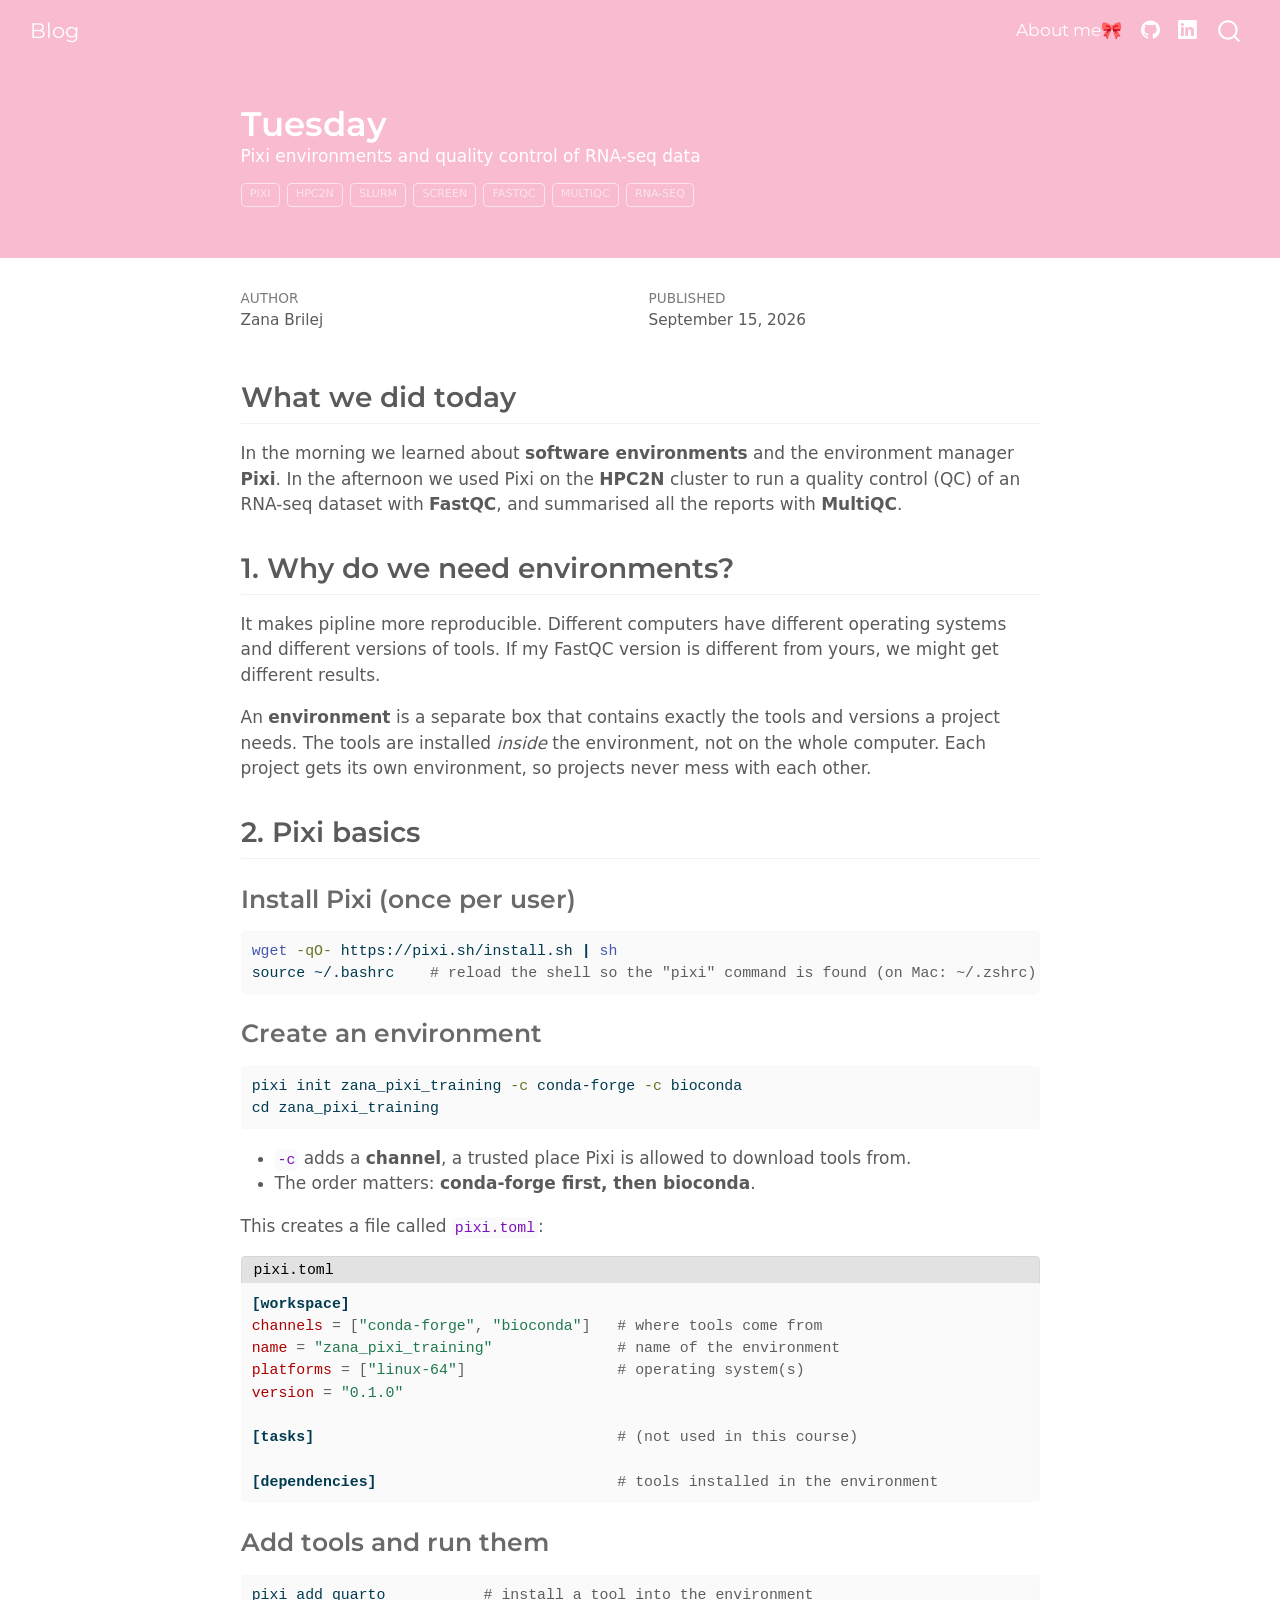
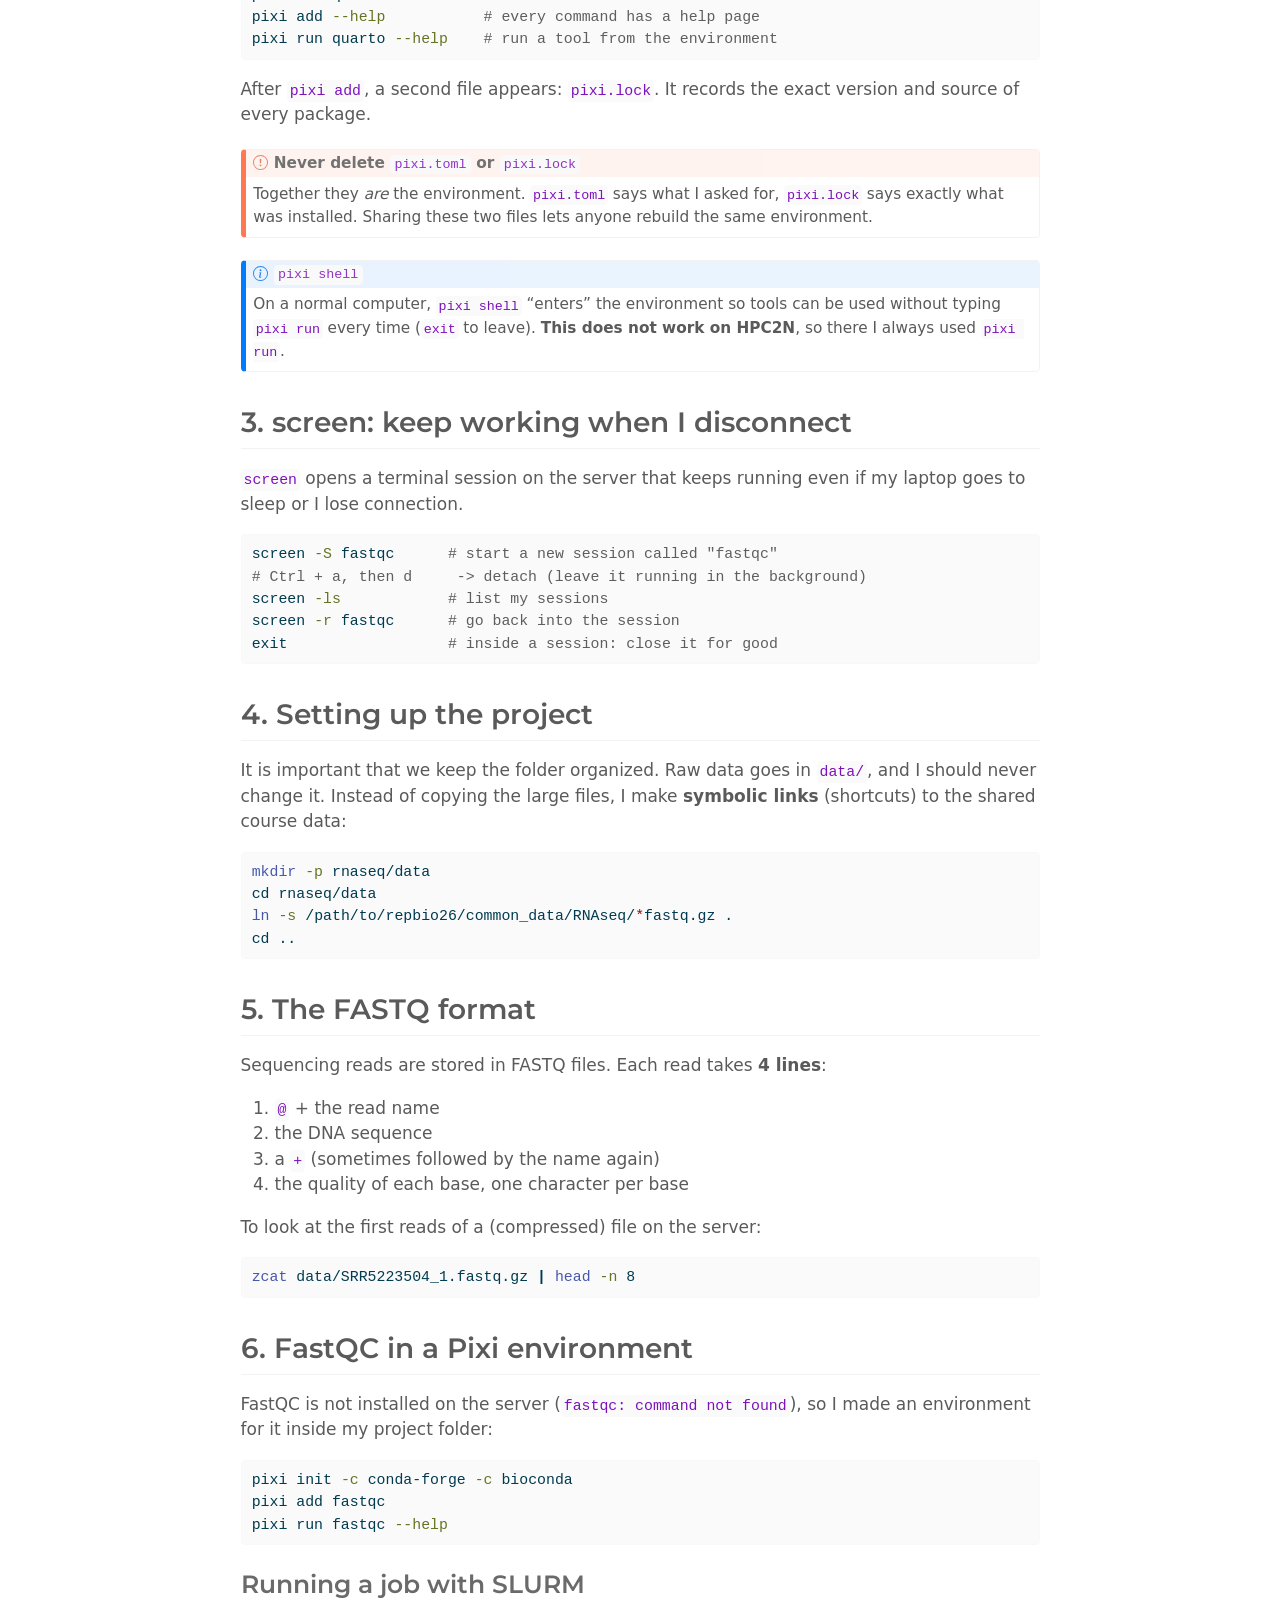
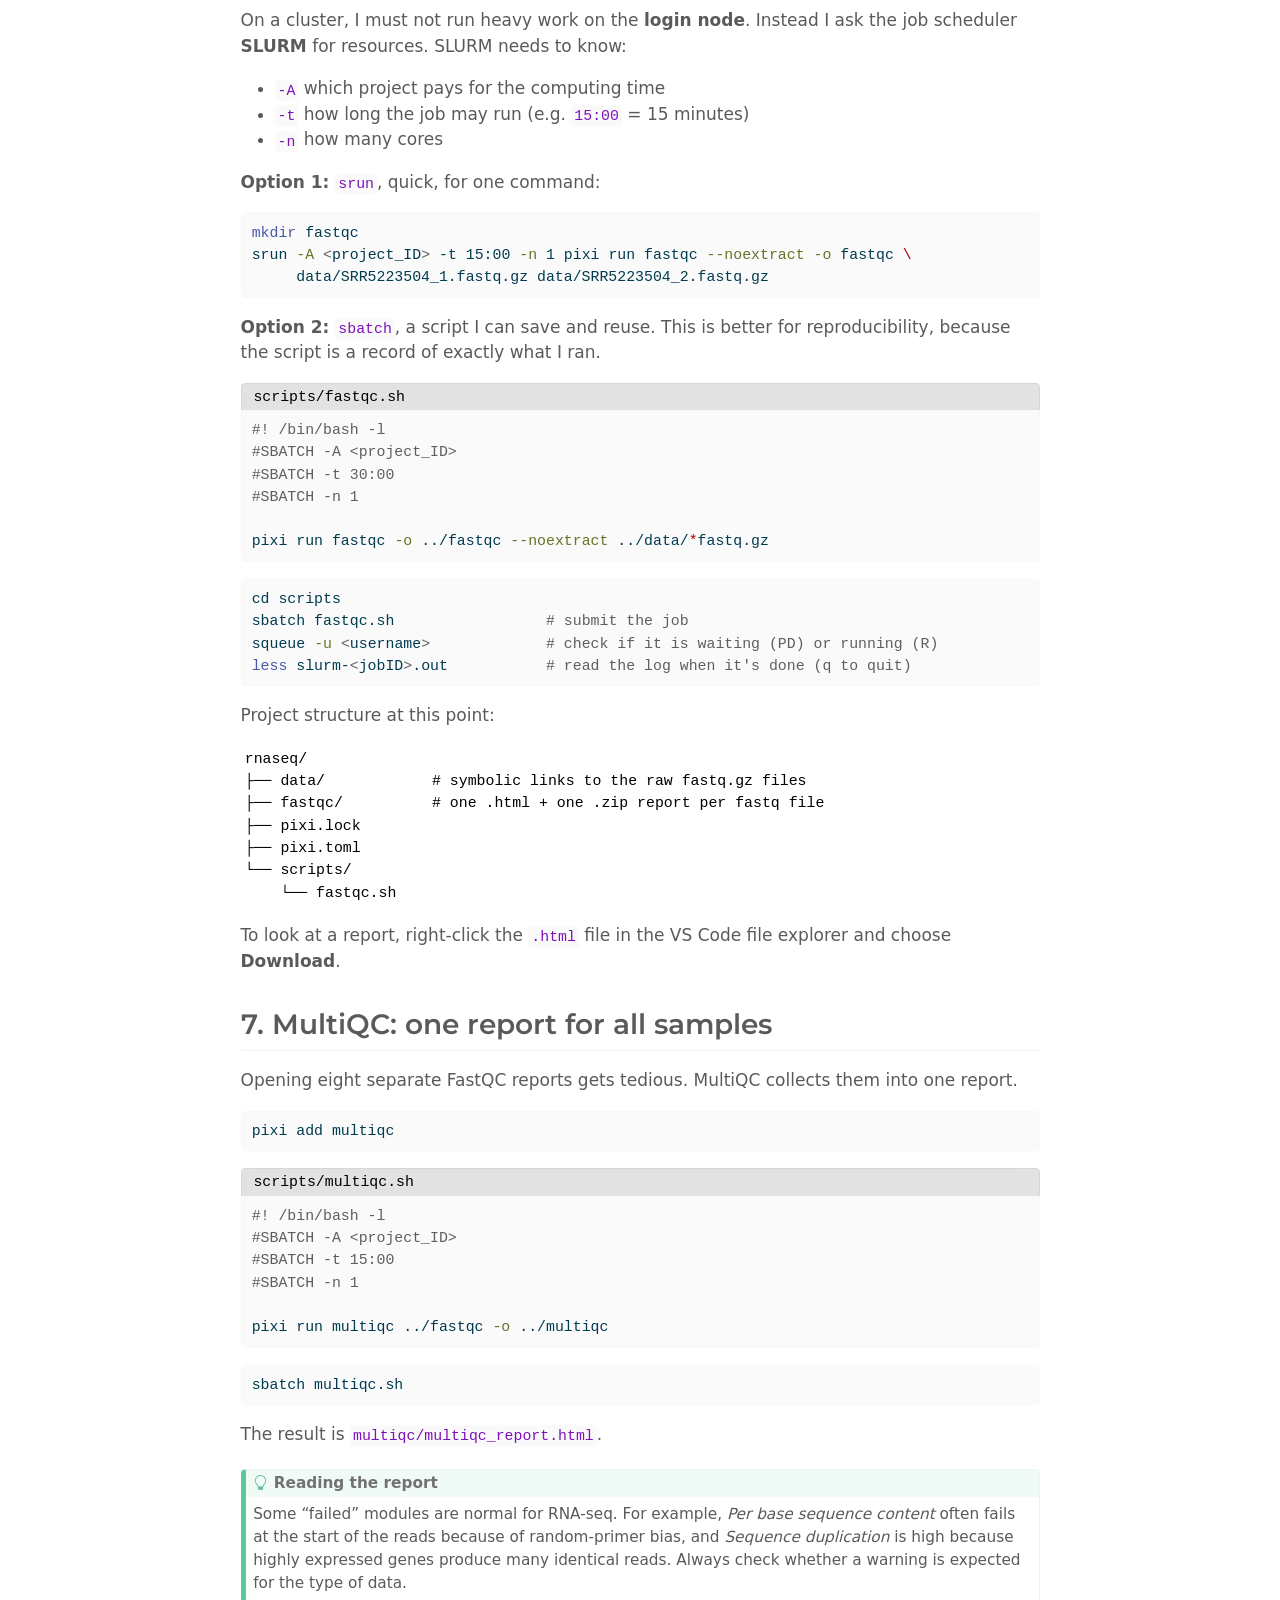
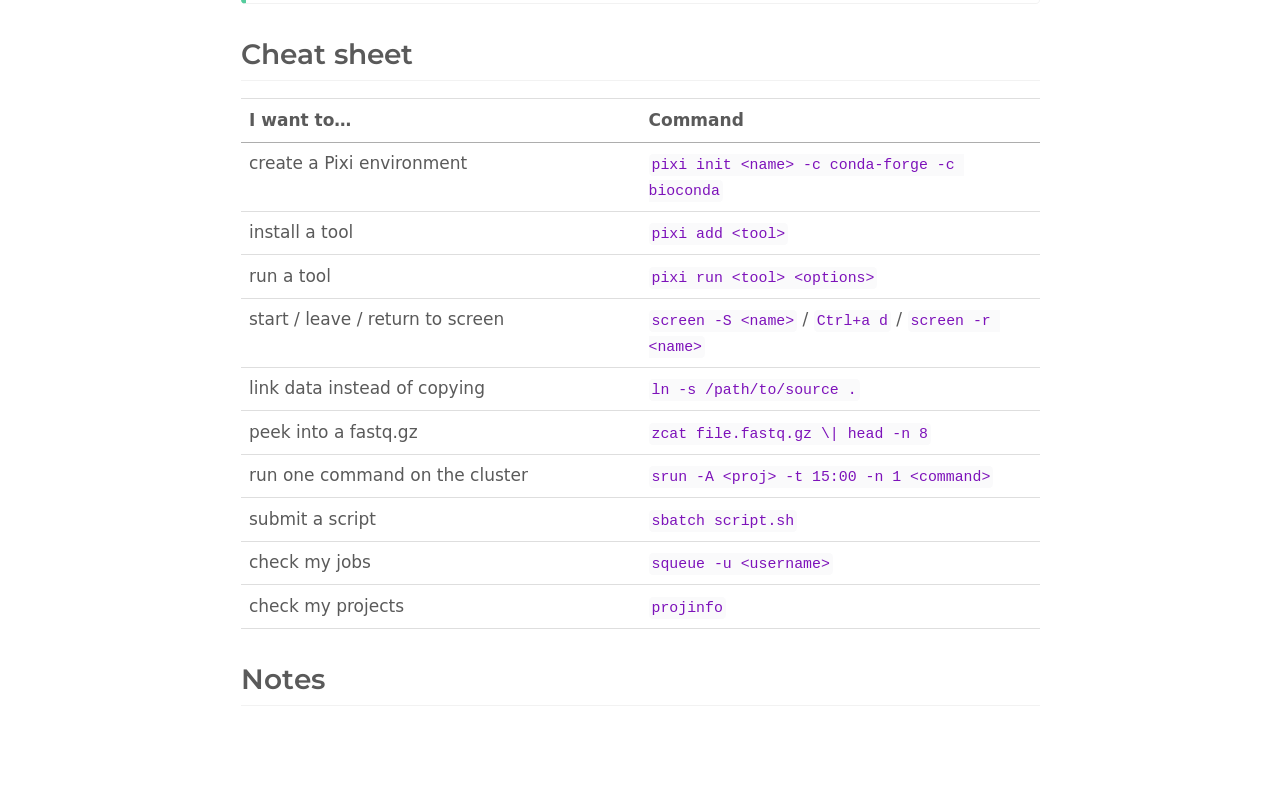
<file: posts/tuesday/index.html>
<!DOCTYPE html>
<html xmlns="http://www.w3.org/1999/xhtml" lang="en" xml:lang="en"><head>

<meta charset="utf-8">
<meta name="generator" content="quarto-1.10.18">

<meta name="viewport" content="width=device-width, initial-scale=1.0, user-scalable=yes">

<meta name="author" content="Zana Brilej">
<meta name="dcterms.date" content="2026-09-15">
<meta name="description" content="Pixi environments and quality control of RNA-seq data">

<title>Tuesday – Blog</title>
<style>
/* Default styles provided by pandoc.
** See https://pandoc.org/MANUAL.html#variables-for-html for config info.
*/
span.smallcaps{font-variant: small-caps;}
div.columns{display: flex; gap: 1.5em;}
div.column{flex: auto;}
@media screen {
div.columns{gap: min(4vw, 1.5em);}
div.column{overflow-x: auto;}
}
div.hanging-indent{margin-left: 1.5em; text-indent: -1.5em;}
ul.task-list{list-style: none;}
ul.task-list li input[type="checkbox"] {
  width: 0.8em;
  margin: 0 0.8em 0.2em -1em; /* quarto-specific, see https://github.com/quarto-dev/quarto-cli/issues/4556 */ 
  vertical-align: middle;
}
/* CSS for syntax highlighting */
html { -webkit-text-size-adjust: 100%; }
pre > code.sourceCode { white-space: pre; position: relative; }
pre > code.sourceCode > span { display: inline-block; line-height: 1.25; }
pre > code.sourceCode > span:empty { height: 1.2em; }
.sourceCode { overflow: visible; }
code.sourceCode > span { color: inherit; text-decoration: inherit; }
div.sourceCode { margin: 1em 0; }
pre.sourceCode { margin: 0; }
@media screen {
div.sourceCode { overflow: auto; }
}
@media print {
pre > code.sourceCode { white-space: pre-wrap; }
pre > code.sourceCode > span { text-indent: -5em; padding-left: 5em; }
}
pre.numberSource code
  { counter-reset: source-line 0; }
pre.numberSource code > span
  { position: relative; left: -4em; counter-increment: source-line; }
pre.numberSource code > span > a:first-child::before
  { content: counter(source-line);
    position: relative; left: -1em; text-align: right; vertical-align: baseline;
    border: none; display: inline-block;
    -webkit-touch-callout: none; -webkit-user-select: none;
    -khtml-user-select: none; -moz-user-select: none;
    -ms-user-select: none; user-select: none;
    padding: 0 4px; width: 4em;
  }
pre.numberSource { margin-left: 3em;  padding-left: 4px; }
div.sourceCode
  {   }
@media screen {
pre > code.sourceCode > span > a:first-child::before { text-decoration: underline; }
}
</style>


<script src="../../site_libs/quarto-nav/quarto-nav.js"></script>
<script src="../../site_libs/quarto-nav/headroom.min.js"></script>
<script src="../../site_libs/clipboard/clipboard.min.js"></script>
<script src="../../site_libs/quarto-search/autocomplete.umd.js"></script>
<script src="../../site_libs/quarto-search/fuse.min.js"></script>
<script src="../../site_libs/quarto-search/quarto-search.js"></script>
<meta name="quarto:offset" content="../../">
<script src="../../site_libs/quarto-html/quarto.js" type="module"></script>
<script src="../../site_libs/quarto-html/tabsets/tabsets.js" type="module"></script>
<script src="../../site_libs/quarto-html/popper.min.js"></script>
<script src="../../site_libs/quarto-html/tippy.umd.min.js"></script>
<script src="../../site_libs/quarto-html/anchor.min.js"></script>
<link href="../../site_libs/quarto-html/tippy.css" rel="stylesheet">
<link href="../../site_libs/quarto-html/quarto-syntax-highlighting-64a204ab8560d761af7679ceaba22944.css" rel="stylesheet" id="quarto-text-highlighting-styles">
<script src="../../site_libs/bootstrap/bootstrap.min.js"></script>
<link href="../../site_libs/bootstrap/bootstrap-icons.css" rel="stylesheet">
<link href="../../site_libs/bootstrap/bootstrap-fb1dc94ef3afab2d5625f9404b96eeb4.min.css" rel="stylesheet" append-hash="true" id="quarto-bootstrap" data-mode="light">
<script id="quarto-search-options" type="application/json">{
  "location": "navbar",
  "copy-button": false,
  "collapse-after": 3,
  "panel-placement": "end",
  "type": "overlay",
  "limit": 50,
  "keyboard-shortcut": [
    "f",
    "/",
    "s"
  ],
  "show-item-context": false,
  "language": {
    "search-no-results-text": "No results",
    "search-matching-documents-text": "matching documents",
    "search-copy-link-title": "Copy link to search",
    "search-hide-matches-text": "Hide additional matches",
    "search-more-match-text": "more match in this document",
    "search-more-matches-text": "more matches in this document",
    "search-clear-button-title": "Clear",
    "search-text-placeholder": "",
    "search-detached-cancel-button-title": "Cancel",
    "search-submit-button-title": "Submit",
    "search-label": "Search"
  }
}</script>


<link rel="stylesheet" href="../../styles.css">
</head>

<body class="nav-fixed fullcontent quarto-light">

<div id="quarto-search-results"></div>
  <header id="quarto-header" class="headroom fixed-top quarto-banner">
    <nav class="navbar navbar-expand-lg " data-bs-theme="dark">
      <div class="navbar-container container-fluid">
      <div class="navbar-brand-container mx-auto">
    <a class="navbar-brand" href="../../index.html">
    <span class="navbar-title">Blog</span>
    </a>
  </div>
            <div id="quarto-search" class="" title="Search"></div>
          <button class="navbar-toggler" type="button" data-bs-toggle="collapse" data-bs-target="#navbarCollapse" aria-controls="navbarCollapse" role="menu" aria-expanded="false" aria-label="Toggle navigation" onclick="if (window.quartoToggleHeadroom) { window.quartoToggleHeadroom(); }">
  <span class="navbar-toggler-icon"></span>
</button>
          <div class="collapse navbar-collapse" id="navbarCollapse">
            <ul class="navbar-nav navbar-nav-scroll ms-auto">
  <li class="nav-item">
    <a class="nav-link" href="../../about.html"> 
<span class="menu-text">About me🎀</span></a>
  </li>  
  <li class="nav-item compact">
    <a class="nav-link" href="https://github.com/zanabrilej22"> <i class="bi bi-github" role="img">
</i> 
<span class="menu-text"></span></a>
  </li>  
  <li class="nav-item compact">
    <a class="nav-link" href="https://www.linkedin.com/in/žana-brilej-643402201"> <i class="bi bi-linkedin" role="img">
</i> 
<span class="menu-text"></span></a>
  </li>  
</ul>
          </div> <!-- /navcollapse -->
            <div class="quarto-navbar-tools">
</div>
      </div> <!-- /container-fluid -->
    </nav>
</header>
<!-- content -->
<header id="title-block-header" class="quarto-title-block default page-columns page-full">
  <div class="quarto-title-banner page-columns page-full">
    <div class="quarto-title column-body">
      <h1 class="title">Tuesday</h1>
                  <div>
        <div class="description">
          Pixi environments and quality control of RNA-seq data
        </div>
      </div>
                          <div class="quarto-categories">
                <div class="quarto-category">Pixi</div>
                <div class="quarto-category">HPC2N</div>
                <div class="quarto-category">SLURM</div>
                <div class="quarto-category">screen</div>
                <div class="quarto-category">FastQC</div>
                <div class="quarto-category">MultiQC</div>
                <div class="quarto-category">RNA-seq</div>
              </div>
                  </div>
  </div>
    
  
  <div class="quarto-title-meta">

      <div>
      <div class="quarto-title-meta-heading">Author</div>
      <div class="quarto-title-meta-contents">
               <p>Zana Brilej </p>
            </div>
    </div>
      
      <div>
      <div class="quarto-title-meta-heading">Published</div>
      <div class="quarto-title-meta-contents">
        <p class="date">September 15, 2026</p>
      </div>
    </div>
    
      
    </div>
    
  
  </header><div id="quarto-content" class="quarto-container page-columns page-rows-contents page-layout-article page-navbar">
<!-- sidebar -->
<!-- margin-sidebar -->
    
<!-- main -->
<main class="content quarto-banner-title-block" id="quarto-document-content">





<section id="what-we-did-today" class="level2">
<h2 class="anchored" data-anchor-id="what-we-did-today">What we did today</h2>
<p>In the morning we learned about <strong>software environments</strong> and the environment manager <strong>Pixi</strong>. In the afternoon we used Pixi on the <strong>HPC2N</strong> cluster to run a quality control (QC) of an RNA-seq dataset with <strong>FastQC</strong>, and summarised all the reports with <strong>MultiQC</strong>.</p>
</section>
<section id="why-do-we-need-environments" class="level2">
<h2 class="anchored" data-anchor-id="why-do-we-need-environments">1. Why do we need environments?</h2>
<p>It makes pipline more reproducible. Different computers have different operating systems and different versions of tools. If my FastQC version is different from yours, we might get different results.</p>
<p>An <strong>environment</strong> is a separate box that contains exactly the tools and versions a project needs. The tools are installed <em>inside</em> the environment, not on the whole computer. Each project gets its own environment, so projects never mess with each other.</p>
</section>
<section id="pixi-basics" class="level2">
<h2 class="anchored" data-anchor-id="pixi-basics">2. Pixi basics</h2>
<section id="install-pixi-once-per-user" class="level3">
<h3 class="anchored" data-anchor-id="install-pixi-once-per-user">Install Pixi (once per user)</h3>
<div class="cell">
<div class="code-copy-outer-scaffold"><div class="sourceCode cell-code" id="cb1"><pre class="sourceCode bash code-with-copy"><code class="sourceCode bash"><span id="cb1-1"><a href="#cb1-1" aria-hidden="true" tabindex="-1"></a><span class="fu">wget</span> <span class="at">-qO-</span> https://pixi.sh/install.sh <span class="kw">|</span> <span class="fu">sh</span></span>
<span id="cb1-2"><a href="#cb1-2" aria-hidden="true" tabindex="-1"></a><span class="bu">source</span> ~/.bashrc    <span class="co"># reload the shell so the "pixi" command is found (on Mac: ~/.zshrc)</span></span></code></pre></div><button title="Copy to Clipboard" class="code-copy-button"><i class="bi"></i></button></div>
</div>
</section>
<section id="create-an-environment" class="level3">
<h3 class="anchored" data-anchor-id="create-an-environment">Create an environment</h3>
<div class="cell">
<div class="code-copy-outer-scaffold"><div class="sourceCode cell-code" id="cb2"><pre class="sourceCode bash code-with-copy"><code class="sourceCode bash"><span id="cb2-1"><a href="#cb2-1" aria-hidden="true" tabindex="-1"></a><span class="ex">pixi</span> init zana_pixi_training <span class="at">-c</span> conda-forge <span class="at">-c</span> bioconda</span>
<span id="cb2-2"><a href="#cb2-2" aria-hidden="true" tabindex="-1"></a><span class="bu">cd</span> zana_pixi_training</span></code></pre></div><button title="Copy to Clipboard" class="code-copy-button"><i class="bi"></i></button></div>
</div>
<ul>
<li><code>-c</code> adds a <strong>channel</strong>, a trusted place Pixi is allowed to download tools from.</li>
<li>The order matters: <strong>conda-forge first, then bioconda</strong>.</li>
</ul>
<p>This creates a file called <code>pixi.toml</code>:</p>
<div class="code-with-filename">
<div class="code-with-filename-file">
<pre><strong>pixi.toml</strong></pre>
</div>
<div class="code-copy-outer-scaffold"><div class="sourceCode" id="cb3" data-filename="pixi.toml"><pre class="sourceCode toml code-with-copy"><code class="sourceCode toml"><span id="cb3-1"><a href="#cb3-1" aria-hidden="true" tabindex="-1"></a><span class="kw">[workspace]</span></span>
<span id="cb3-2"><a href="#cb3-2" aria-hidden="true" tabindex="-1"></a><span class="dt">channels</span> <span class="op">=</span> <span class="op">[</span><span class="st">"conda-forge"</span><span class="op">,</span> <span class="st">"bioconda"</span><span class="op">]</span>   <span class="co"># where tools come from</span></span>
<span id="cb3-3"><a href="#cb3-3" aria-hidden="true" tabindex="-1"></a><span class="dt">name</span> <span class="op">=</span> <span class="st">"zana_pixi_training"</span>              <span class="co"># name of the environment</span></span>
<span id="cb3-4"><a href="#cb3-4" aria-hidden="true" tabindex="-1"></a><span class="dt">platforms</span> <span class="op">=</span> <span class="op">[</span><span class="st">"linux-64"</span><span class="op">]</span>                 <span class="co"># operating system(s)</span></span>
<span id="cb3-5"><a href="#cb3-5" aria-hidden="true" tabindex="-1"></a><span class="dt">version</span> <span class="op">=</span> <span class="st">"0.1.0"</span></span>
<span id="cb3-6"><a href="#cb3-6" aria-hidden="true" tabindex="-1"></a></span>
<span id="cb3-7"><a href="#cb3-7" aria-hidden="true" tabindex="-1"></a><span class="kw">[tasks]</span>                                  <span class="co"># (not used in this course)</span></span>
<span id="cb3-8"><a href="#cb3-8" aria-hidden="true" tabindex="-1"></a></span>
<span id="cb3-9"><a href="#cb3-9" aria-hidden="true" tabindex="-1"></a><span class="kw">[dependencies]</span>                           <span class="co"># tools installed in the environment</span></span></code></pre></div><button title="Copy to Clipboard" class="code-copy-button"><i class="bi"></i></button></div>
</div>
</section>
<section id="add-tools-and-run-them" class="level3">
<h3 class="anchored" data-anchor-id="add-tools-and-run-them">Add tools and run them</h3>
<div class="cell">
<div class="code-copy-outer-scaffold"><div class="sourceCode cell-code" id="cb4"><pre class="sourceCode bash code-with-copy"><code class="sourceCode bash"><span id="cb4-1"><a href="#cb4-1" aria-hidden="true" tabindex="-1"></a><span class="ex">pixi</span> add quarto           <span class="co"># install a tool into the environment </span></span>
<span id="cb4-2"><a href="#cb4-2" aria-hidden="true" tabindex="-1"></a><span class="ex">pixi</span> add <span class="at">--help</span>           <span class="co"># every command has a help page</span></span>
<span id="cb4-3"><a href="#cb4-3" aria-hidden="true" tabindex="-1"></a><span class="ex">pixi</span> run quarto <span class="at">--help</span>    <span class="co"># run a tool from the environment</span></span></code></pre></div><button title="Copy to Clipboard" class="code-copy-button"><i class="bi"></i></button></div>
</div>
<p>After <code>pixi add</code>, a second file appears: <code>pixi.lock</code>. It records the exact version and source of every package.</p>
<div class="callout callout-style-default callout-important callout-titled">
<div class="callout-header d-flex align-content-center">
<div class="callout-icon-container">
<i class="callout-icon"></i>
</div>
<div class="callout-title-container flex-fill">
<span class="screen-reader-only">Important</span>Never delete <code>pixi.toml</code> or <code>pixi.lock</code>
</div>
</div>
<div class="callout-body-container callout-body">
<p>Together they <em>are</em> the environment. <code>pixi.toml</code> says what I asked for, <code>pixi.lock</code> says exactly what was installed. Sharing these two files lets anyone rebuild the same environment.</p>
</div>
</div>
<div class="callout callout-style-default callout-note callout-titled">
<div class="callout-header d-flex align-content-center">
<div class="callout-icon-container">
<i class="callout-icon"></i>
</div>
<div class="callout-title-container flex-fill">
<span class="screen-reader-only">Note</span><code>pixi shell</code>
</div>
</div>
<div class="callout-body-container callout-body">
<p>On a normal computer, <code>pixi shell</code> “enters” the environment so tools can be used without typing <code>pixi run</code> every time (<code>exit</code> to leave). <strong>This does not work on HPC2N</strong>, so there I always used <code>pixi run</code>.</p>
</div>
</div>
</section>
</section>
<section id="screen-keep-working-when-i-disconnect" class="level2">
<h2 class="anchored" data-anchor-id="screen-keep-working-when-i-disconnect">3. screen: keep working when I disconnect</h2>
<p><code>screen</code> opens a terminal session on the server that keeps running even if my laptop goes to sleep or I lose connection.</p>
<div class="cell">
<div class="code-copy-outer-scaffold"><div class="sourceCode cell-code" id="cb5"><pre class="sourceCode bash code-with-copy"><code class="sourceCode bash"><span id="cb5-1"><a href="#cb5-1" aria-hidden="true" tabindex="-1"></a><span class="ex">screen</span> <span class="at">-S</span> fastqc      <span class="co"># start a new session called "fastqc"</span></span>
<span id="cb5-2"><a href="#cb5-2" aria-hidden="true" tabindex="-1"></a><span class="co"># Ctrl + a, then d     -&gt; detach (leave it running in the background)</span></span>
<span id="cb5-3"><a href="#cb5-3" aria-hidden="true" tabindex="-1"></a><span class="ex">screen</span> <span class="at">-ls</span>            <span class="co"># list my sessions</span></span>
<span id="cb5-4"><a href="#cb5-4" aria-hidden="true" tabindex="-1"></a><span class="ex">screen</span> <span class="at">-r</span> fastqc      <span class="co"># go back into the session</span></span>
<span id="cb5-5"><a href="#cb5-5" aria-hidden="true" tabindex="-1"></a><span class="bu">exit</span>                  <span class="co"># inside a session: close it for good</span></span></code></pre></div><button title="Copy to Clipboard" class="code-copy-button"><i class="bi"></i></button></div>
</div>
</section>
<section id="setting-up-the-project" class="level2">
<h2 class="anchored" data-anchor-id="setting-up-the-project">4. Setting up the project</h2>
<p>It is important that we keep the folder organized. Raw data goes in <code>data/</code>, and I should never change it. Instead of copying the large files, I make <strong>symbolic links</strong> (shortcuts) to the shared course data:</p>
<div class="cell">
<div class="code-copy-outer-scaffold"><div class="sourceCode cell-code" id="cb6"><pre class="sourceCode bash code-with-copy"><code class="sourceCode bash"><span id="cb6-1"><a href="#cb6-1" aria-hidden="true" tabindex="-1"></a><span class="fu">mkdir</span> <span class="at">-p</span> rnaseq/data</span>
<span id="cb6-2"><a href="#cb6-2" aria-hidden="true" tabindex="-1"></a><span class="bu">cd</span> rnaseq/data</span>
<span id="cb6-3"><a href="#cb6-3" aria-hidden="true" tabindex="-1"></a><span class="fu">ln</span> <span class="at">-s</span> /path/to/repbio26/common_data/RNAseq/<span class="pp">*</span>fastq.gz .</span>
<span id="cb6-4"><a href="#cb6-4" aria-hidden="true" tabindex="-1"></a><span class="bu">cd</span> ..</span></code></pre></div><button title="Copy to Clipboard" class="code-copy-button"><i class="bi"></i></button></div>
</div>
</section>
<section id="the-fastq-format" class="level2">
<h2 class="anchored" data-anchor-id="the-fastq-format">5. The FASTQ format</h2>
<p>Sequencing reads are stored in FASTQ files. Each read takes <strong>4 lines</strong>:</p>
<ol type="1">
<li><code>@</code> + the read name</li>
<li>the DNA sequence</li>
<li>a <code>+</code> (sometimes followed by the name again)</li>
<li>the quality of each base, one character per base</li>
</ol>
<p>To look at the first reads of a (compressed) file on the server:</p>
<div class="cell">
<div class="code-copy-outer-scaffold"><div class="sourceCode cell-code" id="cb7"><pre class="sourceCode bash code-with-copy"><code class="sourceCode bash"><span id="cb7-1"><a href="#cb7-1" aria-hidden="true" tabindex="-1"></a><span class="fu">zcat</span> data/SRR5223504_1.fastq.gz <span class="kw">|</span> <span class="fu">head</span> <span class="at">-n</span> 8</span></code></pre></div><button title="Copy to Clipboard" class="code-copy-button"><i class="bi"></i></button></div>
</div>
</section>
<section id="fastqc-in-a-pixi-environment" class="level2">
<h2 class="anchored" data-anchor-id="fastqc-in-a-pixi-environment">6. FastQC in a Pixi environment</h2>
<p>FastQC is not installed on the server (<code>fastqc: command not found</code>), so I made an environment for it inside my project folder:</p>
<div class="cell">
<div class="code-copy-outer-scaffold"><div class="sourceCode cell-code" id="cb8"><pre class="sourceCode bash code-with-copy"><code class="sourceCode bash"><span id="cb8-1"><a href="#cb8-1" aria-hidden="true" tabindex="-1"></a><span class="ex">pixi</span> init <span class="at">-c</span> conda-forge <span class="at">-c</span> bioconda</span>
<span id="cb8-2"><a href="#cb8-2" aria-hidden="true" tabindex="-1"></a><span class="ex">pixi</span> add fastqc</span>
<span id="cb8-3"><a href="#cb8-3" aria-hidden="true" tabindex="-1"></a><span class="ex">pixi</span> run fastqc <span class="at">--help</span></span></code></pre></div><button title="Copy to Clipboard" class="code-copy-button"><i class="bi"></i></button></div>
</div>
<section id="running-a-job-with-slurm" class="level3">
<h3 class="anchored" data-anchor-id="running-a-job-with-slurm">Running a job with SLURM</h3>
<p>On a cluster, I must not run heavy work on the <strong>login node</strong>. Instead I ask the job scheduler <strong>SLURM</strong> for resources. SLURM needs to know:</p>
<ul>
<li><code>-A</code> which project pays for the computing time</li>
<li><code>-t</code> how long the job may run (e.g.&nbsp;<code>15:00</code> = 15 minutes)</li>
<li><code>-n</code> how many cores</li>
</ul>
<p><strong>Option 1: <code>srun</code></strong>, quick, for one command:</p>
<div class="cell">
<div class="code-copy-outer-scaffold"><div class="sourceCode cell-code" id="cb9"><pre class="sourceCode bash code-with-copy"><code class="sourceCode bash"><span id="cb9-1"><a href="#cb9-1" aria-hidden="true" tabindex="-1"></a><span class="fu">mkdir</span> fastqc</span>
<span id="cb9-2"><a href="#cb9-2" aria-hidden="true" tabindex="-1"></a><span class="ex">srun</span> <span class="at">-A</span> <span class="op">&lt;</span>project_ID<span class="op">&gt;</span> -t 15:00 <span class="at">-n</span> 1 pixi run fastqc <span class="at">--noextract</span> <span class="at">-o</span> fastqc <span class="dt">\</span></span>
<span id="cb9-3"><a href="#cb9-3" aria-hidden="true" tabindex="-1"></a>     data/SRR5223504_1.fastq.gz data/SRR5223504_2.fastq.gz</span></code></pre></div><button title="Copy to Clipboard" class="code-copy-button"><i class="bi"></i></button></div>
</div>
<p><strong>Option 2: <code>sbatch</code></strong>, a script I can save and reuse. This is better for reproducibility, because the script is a record of exactly what I ran.</p>
<div class="code-with-filename">
<div class="code-with-filename-file">
<pre><strong>scripts/fastqc.sh</strong></pre>
</div>
<div class="code-copy-outer-scaffold"><div class="sourceCode" id="cb10" data-filename="scripts/fastqc.sh"><pre class="sourceCode bash code-with-copy"><code class="sourceCode bash"><span id="cb10-1"><a href="#cb10-1" aria-hidden="true" tabindex="-1"></a><span class="co">#! /bin/bash -l</span></span>
<span id="cb10-2"><a href="#cb10-2" aria-hidden="true" tabindex="-1"></a><span class="co">#SBATCH -A &lt;project_ID&gt;</span></span>
<span id="cb10-3"><a href="#cb10-3" aria-hidden="true" tabindex="-1"></a><span class="co">#SBATCH -t 30:00</span></span>
<span id="cb10-4"><a href="#cb10-4" aria-hidden="true" tabindex="-1"></a><span class="co">#SBATCH -n 1</span></span>
<span id="cb10-5"><a href="#cb10-5" aria-hidden="true" tabindex="-1"></a></span>
<span id="cb10-6"><a href="#cb10-6" aria-hidden="true" tabindex="-1"></a><span class="ex">pixi</span> run fastqc <span class="at">-o</span> ../fastqc <span class="at">--noextract</span> ../data/<span class="pp">*</span>fastq.gz</span></code></pre></div><button title="Copy to Clipboard" class="code-copy-button"><i class="bi"></i></button></div>
</div>
<div class="cell">
<div class="code-copy-outer-scaffold"><div class="sourceCode cell-code" id="cb11"><pre class="sourceCode bash code-with-copy"><code class="sourceCode bash"><span id="cb11-1"><a href="#cb11-1" aria-hidden="true" tabindex="-1"></a><span class="bu">cd</span> scripts</span>
<span id="cb11-2"><a href="#cb11-2" aria-hidden="true" tabindex="-1"></a><span class="ex">sbatch</span> fastqc.sh                 <span class="co"># submit the job</span></span>
<span id="cb11-3"><a href="#cb11-3" aria-hidden="true" tabindex="-1"></a><span class="ex">squeue</span> <span class="at">-u</span> <span class="op">&lt;</span>username<span class="op">&gt;</span>             <span class="co"># check if it is waiting (PD) or running (R)</span></span>
<span id="cb11-4"><a href="#cb11-4" aria-hidden="true" tabindex="-1"></a><span class="fu">less</span> slurm-<span class="op">&lt;</span>jobID<span class="op">&gt;</span>.out           <span class="co"># read the log when it's done (q to quit)</span></span></code></pre></div><button title="Copy to Clipboard" class="code-copy-button"><i class="bi"></i></button></div>
</div>
<p>Project structure at this point:</p>
<pre><code>rnaseq/
├── data/            # symbolic links to the raw fastq.gz files
├── fastqc/          # one .html + one .zip report per fastq file
├── pixi.lock
├── pixi.toml
└── scripts/
    └── fastqc.sh</code></pre>
<p>To look at a report, right-click the <code>.html</code> file in the VS Code file explorer and choose <strong>Download</strong>.</p>
</section>
</section>
<section id="multiqc-one-report-for-all-samples" class="level2">
<h2 class="anchored" data-anchor-id="multiqc-one-report-for-all-samples">7. MultiQC: one report for all samples</h2>
<p>Opening eight separate FastQC reports gets tedious. MultiQC collects them into one report.</p>
<div class="cell">
<div class="code-copy-outer-scaffold"><div class="sourceCode cell-code" id="cb13"><pre class="sourceCode bash code-with-copy"><code class="sourceCode bash"><span id="cb13-1"><a href="#cb13-1" aria-hidden="true" tabindex="-1"></a><span class="ex">pixi</span> add multiqc</span></code></pre></div><button title="Copy to Clipboard" class="code-copy-button"><i class="bi"></i></button></div>
</div>
<div class="code-with-filename">
<div class="code-with-filename-file">
<pre><strong>scripts/multiqc.sh</strong></pre>
</div>
<div class="code-copy-outer-scaffold"><div class="sourceCode" id="cb14" data-filename="scripts/multiqc.sh"><pre class="sourceCode bash code-with-copy"><code class="sourceCode bash"><span id="cb14-1"><a href="#cb14-1" aria-hidden="true" tabindex="-1"></a><span class="co">#! /bin/bash -l</span></span>
<span id="cb14-2"><a href="#cb14-2" aria-hidden="true" tabindex="-1"></a><span class="co">#SBATCH -A &lt;project_ID&gt;</span></span>
<span id="cb14-3"><a href="#cb14-3" aria-hidden="true" tabindex="-1"></a><span class="co">#SBATCH -t 15:00</span></span>
<span id="cb14-4"><a href="#cb14-4" aria-hidden="true" tabindex="-1"></a><span class="co">#SBATCH -n 1</span></span>
<span id="cb14-5"><a href="#cb14-5" aria-hidden="true" tabindex="-1"></a></span>
<span id="cb14-6"><a href="#cb14-6" aria-hidden="true" tabindex="-1"></a><span class="ex">pixi</span> run multiqc ../fastqc <span class="at">-o</span> ../multiqc</span></code></pre></div><button title="Copy to Clipboard" class="code-copy-button"><i class="bi"></i></button></div>
</div>
<div class="cell">
<div class="code-copy-outer-scaffold"><div class="sourceCode cell-code" id="cb15"><pre class="sourceCode bash code-with-copy"><code class="sourceCode bash"><span id="cb15-1"><a href="#cb15-1" aria-hidden="true" tabindex="-1"></a><span class="ex">sbatch</span> multiqc.sh</span></code></pre></div><button title="Copy to Clipboard" class="code-copy-button"><i class="bi"></i></button></div>
</div>
<p>The result is <code>multiqc/multiqc_report.html</code>.</p>
<div class="callout callout-style-default callout-tip callout-titled">
<div class="callout-header d-flex align-content-center">
<div class="callout-icon-container">
<i class="callout-icon"></i>
</div>
<div class="callout-title-container flex-fill">
<span class="screen-reader-only">Tip</span>Reading the report
</div>
</div>
<div class="callout-body-container callout-body">
<p>Some “failed” modules are normal for RNA-seq. For example, <em>Per base sequence content</em> often fails at the start of the reads because of random-primer bias, and <em>Sequence duplication</em> is high because highly expressed genes produce many identical reads. Always check whether a warning is expected for the type of data.</p>
</div>
</div>
</section>
<section id="cheat-sheet" class="level2">
<h2 class="anchored" data-anchor-id="cheat-sheet">Cheat sheet</h2>
<table class="caption-top table">
<colgroup>
<col style="width: 50%">
<col style="width: 50%">
</colgroup>
<thead>
<tr class="header">
<th>I want to…</th>
<th>Command</th>
</tr>
</thead>
<tbody>
<tr class="odd">
<td>create a Pixi environment</td>
<td><code>pixi init &lt;name&gt; -c conda-forge -c bioconda</code></td>
</tr>
<tr class="even">
<td>install a tool</td>
<td><code>pixi add &lt;tool&gt;</code></td>
</tr>
<tr class="odd">
<td>run a tool</td>
<td><code>pixi run &lt;tool&gt; &lt;options&gt;</code></td>
</tr>
<tr class="even">
<td>start / leave / return to screen</td>
<td><code>screen -S &lt;name&gt;</code> / <code>Ctrl+a d</code> / <code>screen -r &lt;name&gt;</code></td>
</tr>
<tr class="odd">
<td>link data instead of copying</td>
<td><code>ln -s /path/to/source .</code></td>
</tr>
<tr class="even">
<td>peek into a fastq.gz</td>
<td><code>zcat file.fastq.gz \| head -n 8</code></td>
</tr>
<tr class="odd">
<td>run one command on the cluster</td>
<td><code>srun -A &lt;proj&gt; -t 15:00 -n 1 &lt;command&gt;</code></td>
</tr>
<tr class="even">
<td>submit a script</td>
<td><code>sbatch script.sh</code></td>
</tr>
<tr class="odd">
<td>check my jobs</td>
<td><code>squeue -u &lt;username&gt;</code></td>
</tr>
<tr class="even">
<td>check my projects</td>
<td><code>projinfo</code></td>
</tr>
</tbody>
</table>
</section>
<section id="notes" class="level2">
<h2 class="anchored" data-anchor-id="notes">Notes</h2>
<!-- Add your notes as bullet points below this line, for example:
- something I want to remember
-->


</section>

</main> <!-- /main -->
<script id="quarto-html-after-body" type="application/javascript">
  window.document.addEventListener("DOMContentLoaded", function (event) {
    const icon = "";
    const anchorJS = new window.AnchorJS();
    anchorJS.options = {
      placement: 'right',
      icon: icon
    };
    anchorJS.add('.anchored');
    const isCodeAnnotation = (el) => {
      for (const clz of el.classList) {
        if (clz.startsWith('code-annotation-')) {                     
          return true;
        }
      }
      return false;
    }
    const onCopySuccess = function(e) {
      // button target
      const button = e.trigger;
      // don't keep focus
      button.blur();
      // flash "checked"
      button.classList.add('code-copy-button-checked');
      var currentTitle = button.getAttribute("title");
      button.setAttribute("title", "Copied!");
      let tooltip;
      if (window.bootstrap) {
        button.setAttribute("data-bs-toggle", "tooltip");
        button.setAttribute("data-bs-placement", "left");
        button.setAttribute("data-bs-title", "Copied!");
        tooltip = new bootstrap.Tooltip(button, 
          { trigger: "manual", 
            customClass: "code-copy-button-tooltip",
            offset: [0, -8]});
        tooltip.show();    
      }
      setTimeout(function() {
        if (tooltip) {
          tooltip.hide();
          button.removeAttribute("data-bs-title");
          button.removeAttribute("data-bs-toggle");
          button.removeAttribute("data-bs-placement");
        }
        button.setAttribute("title", currentTitle);
        button.classList.remove('code-copy-button-checked');
      }, 1000);
      // clear code selection
      e.clearSelection();
    }
    const getTextToCopy = function(trigger) {
      const outerScaffold = trigger.parentElement.cloneNode(true);
      const codeEl = outerScaffold.querySelector('code');
      for (const childEl of codeEl.children) {
        if (isCodeAnnotation(childEl)) {
          childEl.remove();
        }
      }
      return codeEl.innerText;
    }
    const clipboard = new window.ClipboardJS('.code-copy-button:not([data-in-quarto-modal])', {
      text: getTextToCopy
    });
    clipboard.on('success', onCopySuccess);
    if (window.document.getElementById('quarto-embedded-source-code-modal')) {
      const clipboardModal = new window.ClipboardJS('.code-copy-button[data-in-quarto-modal]', {
        text: getTextToCopy,
        container: window.document.getElementById('quarto-embedded-source-code-modal')
      });
      clipboardModal.on('success', onCopySuccess);
    }
      var localhostRegex = new RegExp(/^(?:http|https):\/\/localhost\:?[0-9]*\//);
      var mailtoRegex = new RegExp(/^mailto:/);
        var filterRegex = new RegExp("https:\/\/zanabrilej22\.github\.io\/Reproducible_research_course\/");
      var isInternal = (href) => {
          return filterRegex.test(href) || localhostRegex.test(href) || mailtoRegex.test(href);
      }
      // Inspect non-navigation links and adorn them if external
     var links = window.document.querySelectorAll('a[href]:not(.nav-link):not(.navbar-brand):not(.toc-action):not(.sidebar-link):not(.sidebar-item-toggle):not(.pagination-link):not(.no-external):not([aria-hidden]):not(.dropdown-item):not(.quarto-navigation-tool):not(.about-link)');
      for (var i=0; i<links.length; i++) {
        const link = links[i];
        if (!isInternal(link.href)) {
          // undo the damage that might have been done by quarto-nav.js in the case of
          // links that we want to consider external
          if (link.dataset.originalHref !== undefined) {
            link.href = link.dataset.originalHref;
          }
        }
      }
    function tippyHover(el, contentFn, onTriggerFn, onUntriggerFn) {
      const config = {
        allowHTML: true,
        maxWidth: 500,
        delay: 100,
        arrow: false,
        appendTo: function(el) {
            return el.parentElement;
        },
        interactive: true,
        interactiveBorder: 10,
        theme: 'quarto',
        placement: 'bottom-start',
      };
      if (contentFn) {
        config.content = contentFn;
      }
      if (onTriggerFn) {
        config.onTrigger = onTriggerFn;
      }
      if (onUntriggerFn) {
        config.onUntrigger = onUntriggerFn;
      }
      window.tippy(el, config); 
    }
    const noterefs = window.document.querySelectorAll('a[role="doc-noteref"]');
    for (var i=0; i<noterefs.length; i++) {
      const ref = noterefs[i];
      tippyHover(ref, function() {
        // use id or data attribute instead here
        let href = ref.getAttribute('data-footnote-href') || ref.getAttribute('href');
        try { href = new URL(href).hash; } catch {}
        const id = href.replace(/^#\/?/, "");
        const note = window.document.getElementById(id);
        if (note) {
          return note.innerHTML;
        } else {
          return "";
        }
      });
    }
    const xrefs = window.document.querySelectorAll('a.quarto-xref');
    const processXRef = (id, note) => {
      // Strip column container classes
      const stripColumnClz = (el) => {
        el.classList.remove("page-full", "page-columns");
        if (el.children) {
          for (const child of el.children) {
            stripColumnClz(child);
          }
        }
      }
      stripColumnClz(note)
      if (id === null || id.startsWith('sec-')) {
        // Special case sections, only their first couple elements
        const container = document.createElement("div");
        if (note.children && note.children.length > 2) {
          container.appendChild(note.children[0].cloneNode(true));
          for (let i = 1; i < note.children.length; i++) {
            const child = note.children[i];
            if (child.tagName === "P" && child.innerText === "") {
              continue;
            } else {
              container.appendChild(child.cloneNode(true));
              break;
            }
          }
          if (window.Quarto?.typesetMath) {
            window.Quarto.typesetMath(container);
          }
          return container.innerHTML
        } else {
          if (window.Quarto?.typesetMath) {
            window.Quarto.typesetMath(note);
          }
          return note.innerHTML;
        }
      } else {
        // Remove any anchor links if they are present
        const anchorLink = note.querySelector('a.anchorjs-link');
        if (anchorLink) {
          anchorLink.remove();
        }
        if (window.Quarto?.typesetMath) {
          window.Quarto.typesetMath(note);
        }
        if (note.classList.contains("callout")) {
          return note.outerHTML;
        } else {
          return note.innerHTML;
        }
      }
    }
    for (var i=0; i<xrefs.length; i++) {
      const xref = xrefs[i];
      tippyHover(xref, undefined, function(instance) {
        instance.disable();
        let url = xref.getAttribute('href');
        let hash = undefined; 
        if (url.startsWith('#')) {
          hash = url;
        } else {
          try { hash = new URL(url).hash; } catch {}
        }
        if (hash) {
          const id = hash.replace(/^#\/?/, "");
          const note = window.document.getElementById(id);
          if (note !== null) {
            try {
              const html = processXRef(id, note.cloneNode(true));
              instance.setContent(html);
            } finally {
              instance.enable();
              instance.show();
            }
          } else {
            // See if we can fetch this
            fetch(url.split('#')[0])
            .then(res => res.text())
            .then(html => {
              const parser = new DOMParser();
              const htmlDoc = parser.parseFromString(html, "text/html");
              const note = htmlDoc.getElementById(id);
              if (note !== null) {
                const html = processXRef(id, note);
                instance.setContent(html);
              } 
            }).finally(() => {
              instance.enable();
              instance.show();
            });
          }
        } else {
          // See if we can fetch a full url (with no hash to target)
          // This is a special case and we should probably do some content thinning / targeting
          fetch(url)
          .then(res => res.text())
          .then(html => {
            const parser = new DOMParser();
            const htmlDoc = parser.parseFromString(html, "text/html");
            const note = htmlDoc.querySelector('main.content');
            if (note !== null) {
              // This should only happen for chapter cross references
              // (since there is no id in the URL)
              // remove the first header
              if (note.children.length > 0 && note.children[0].tagName === "HEADER") {
                note.children[0].remove();
              }
              const html = processXRef(null, note);
              instance.setContent(html);
            } 
          }).finally(() => {
            instance.enable();
            instance.show();
          });
        }
      }, function(instance) {
      });
    }
        let selectedAnnoteEl;
        const selectorForAnnotation = ( cell, annotation) => {
          let cellAttr = 'data-code-cell="' + cell + '"';
          let lineAttr = 'data-code-annotation="' +  annotation + '"';
          const selector = 'span[' + cellAttr + '][' + lineAttr + ']';
          return selector;
        }
        const selectCodeLines = (annoteEl) => {
          const doc = window.document;
          const targetCell = annoteEl.getAttribute("data-target-cell");
          const targetAnnotation = annoteEl.getAttribute("data-target-annotation");
          const annoteSpan = window.document.querySelector(selectorForAnnotation(targetCell, targetAnnotation));
          const lines = annoteSpan.getAttribute("data-code-lines").split(",");
          const lineIds = lines.map((line) => {
            return targetCell + "-" + line;
          })
          let top = null;
          let height = null;
          let parent = null;
          if (lineIds.length > 0) {
              //compute the position of the single el (top and bottom and make a div)
              const el = window.document.getElementById(lineIds[0]);
              top = el.offsetTop;
              height = el.offsetHeight;
              parent = el.parentElement.parentElement;
            if (lineIds.length > 1) {
              const lastEl = window.document.getElementById(lineIds[lineIds.length - 1]);
              const bottom = lastEl.offsetTop + lastEl.offsetHeight;
              height = bottom - top;
            }
            if (top !== null && height !== null && parent !== null) {
              // cook up a div (if necessary) and position it 
              let div = window.document.getElementById("code-annotation-line-highlight");
              if (div === null) {
                div = window.document.createElement("div");
                div.setAttribute("id", "code-annotation-line-highlight");
                div.style.position = 'absolute';
                parent.appendChild(div);
              }
              div.style.top = top - 2 + "px";
              div.style.height = height + 4 + "px";
              div.style.left = 0;
              let gutterDiv = window.document.getElementById("code-annotation-line-highlight-gutter");
              if (gutterDiv === null) {
                gutterDiv = window.document.createElement("div");
                gutterDiv.setAttribute("id", "code-annotation-line-highlight-gutter");
                gutterDiv.style.position = 'absolute';
                const codeCell = window.document.getElementById(targetCell);
                const gutter = codeCell.querySelector('.code-annotation-gutter');
                gutter.appendChild(gutterDiv);
              }
              gutterDiv.style.top = top - 2 + "px";
              gutterDiv.style.height = height + 4 + "px";
            }
            selectedAnnoteEl = annoteEl;
          }
        };
        const unselectCodeLines = () => {
          const elementsIds = ["code-annotation-line-highlight", "code-annotation-line-highlight-gutter"];
          elementsIds.forEach((elId) => {
            const div = window.document.getElementById(elId);
            if (div) {
              div.remove();
            }
          });
          selectedAnnoteEl = undefined;
        };
          // Handle positioning of the toggle
      window.addEventListener(
        "resize",
        throttle(() => {
          elRect = undefined;
          if (selectedAnnoteEl) {
            selectCodeLines(selectedAnnoteEl);
          }
        }, 10)
      );
      function throttle(fn, ms) {
      let throttle = false;
      let timer;
        return (...args) => {
          if(!throttle) { // first call gets through
              fn.apply(this, args);
              throttle = true;
          } else { // all the others get throttled
              if(timer) clearTimeout(timer); // cancel #2
              timer = setTimeout(() => {
                fn.apply(this, args);
                timer = throttle = false;
              }, ms);
          }
        };
      }
        // Attach click handler to the DT
        const annoteDls = window.document.querySelectorAll('dt[data-target-cell]');
        for (const annoteDlNode of annoteDls) {
          annoteDlNode.addEventListener('click', (event) => {
            const clickedEl = event.target;
            if (clickedEl !== selectedAnnoteEl) {
              unselectCodeLines();
              const activeEl = window.document.querySelector('dt[data-target-cell].code-annotation-active');
              if (activeEl) {
                activeEl.classList.remove('code-annotation-active');
              }
              selectCodeLines(clickedEl);
              clickedEl.classList.add('code-annotation-active');
            } else {
              // Unselect the line
              unselectCodeLines();
              clickedEl.classList.remove('code-annotation-active');
            }
          });
        }
    const findCites = (el) => {
      const parentEl = el.parentElement;
      if (parentEl) {
        const cites = parentEl.dataset.cites;
        if (cites) {
          return {
            el,
            cites: cites.split(' ')
          };
        } else {
          return findCites(el.parentElement)
        }
      } else {
        return undefined;
      }
    };
    var bibliorefs = window.document.querySelectorAll('a[role="doc-biblioref"]');
    for (var i=0; i<bibliorefs.length; i++) {
      const ref = bibliorefs[i];
      const citeInfo = findCites(ref);
      if (citeInfo) {
        tippyHover(citeInfo.el, function() {
          var popup = window.document.createElement('div');
          citeInfo.cites.forEach(function(cite) {
            var citeDiv = window.document.createElement('div');
            citeDiv.classList.add('hanging-indent');
            citeDiv.classList.add('csl-entry');
            var biblioDiv = window.document.getElementById('ref-' + cite);
            if (biblioDiv) {
              citeDiv.innerHTML = biblioDiv.innerHTML;
            }
            popup.appendChild(citeDiv);
          });
          return popup.innerHTML;
        });
      }
    }
  });
  </script>
</div> <!-- /content -->




</body></html>
</file>
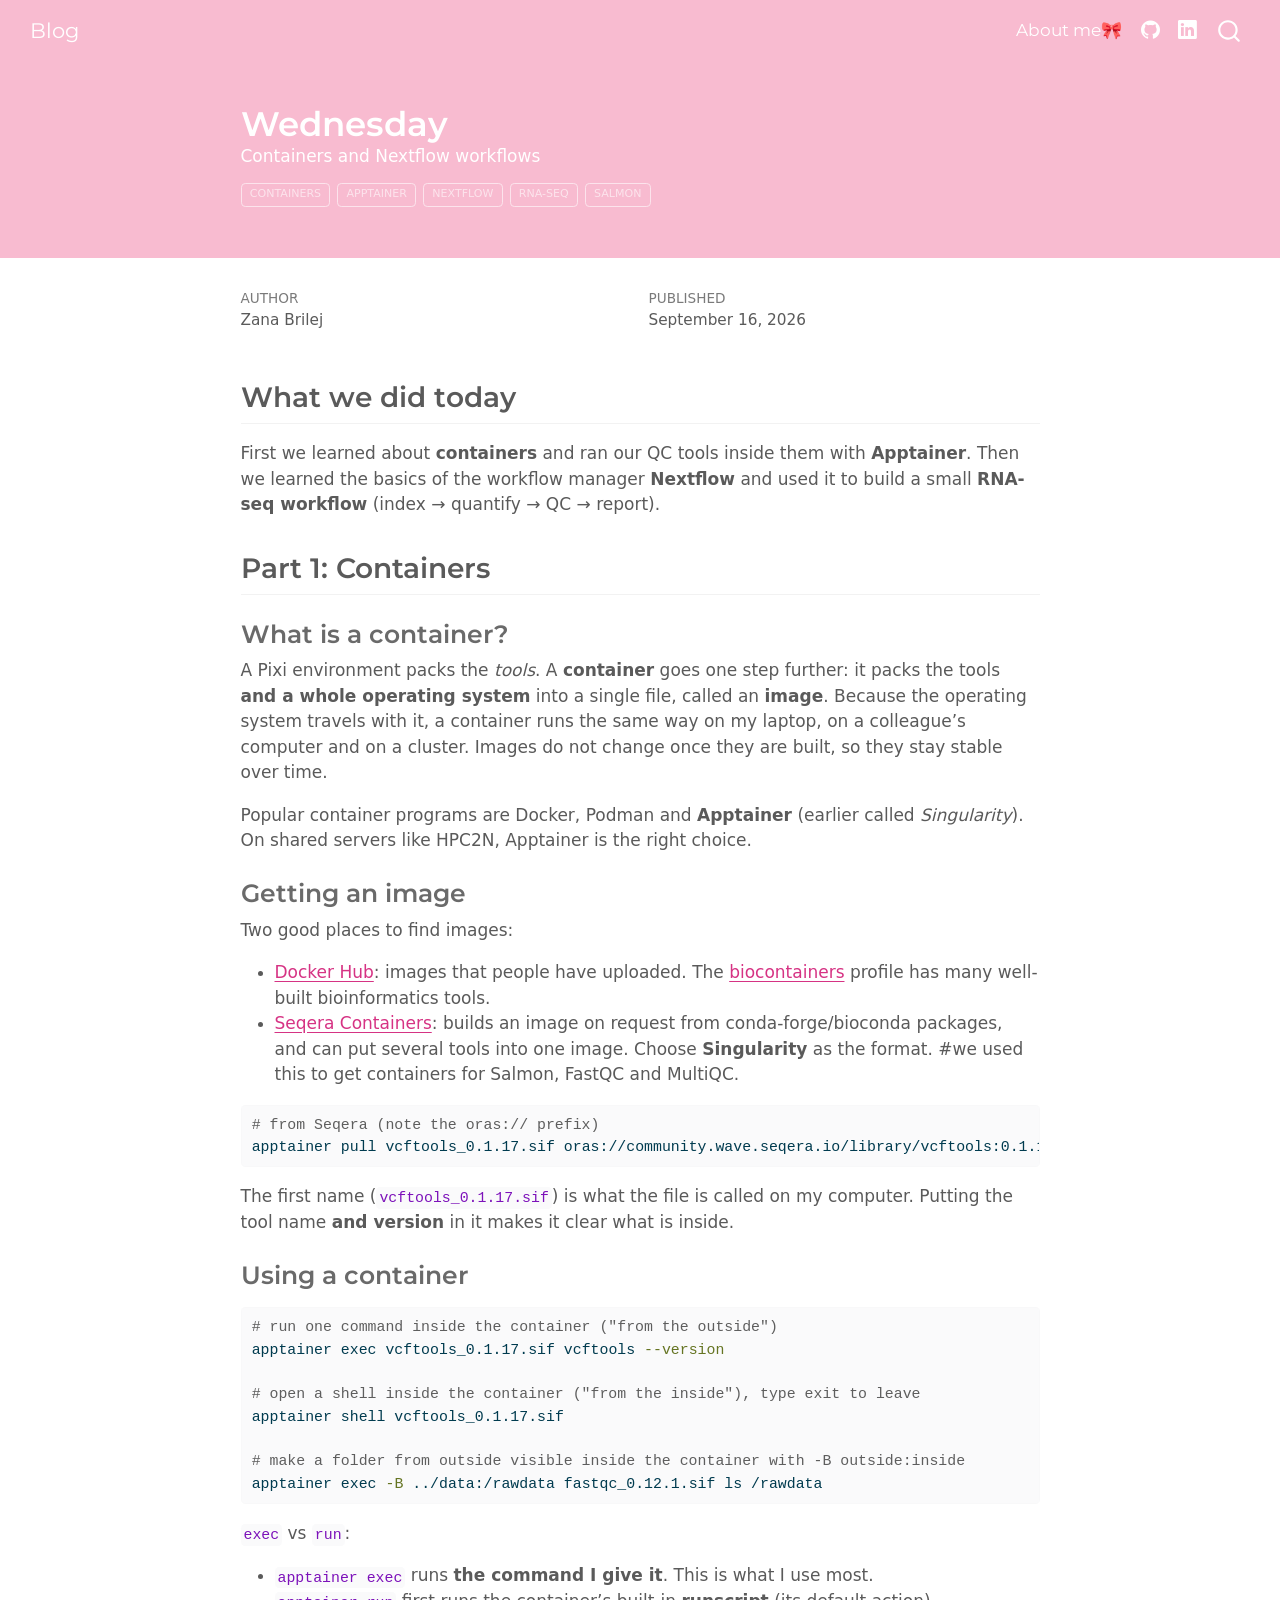
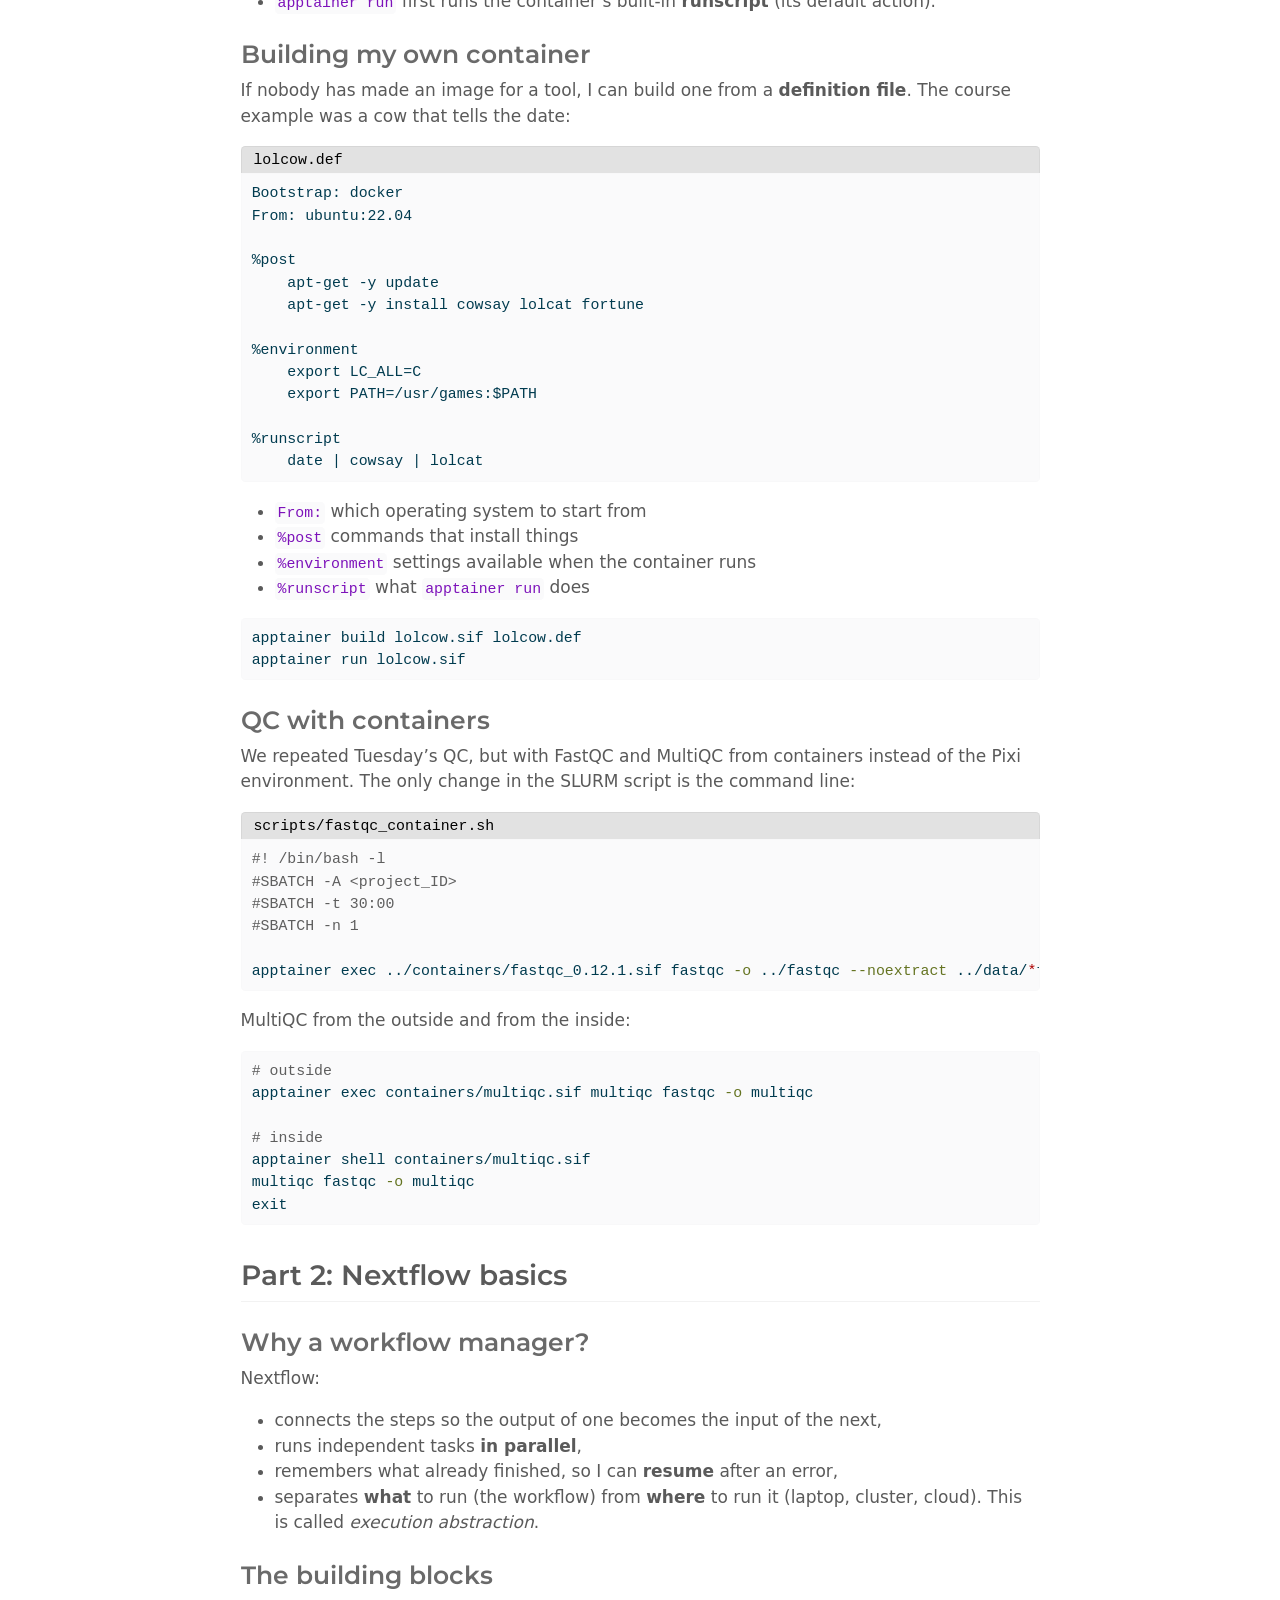
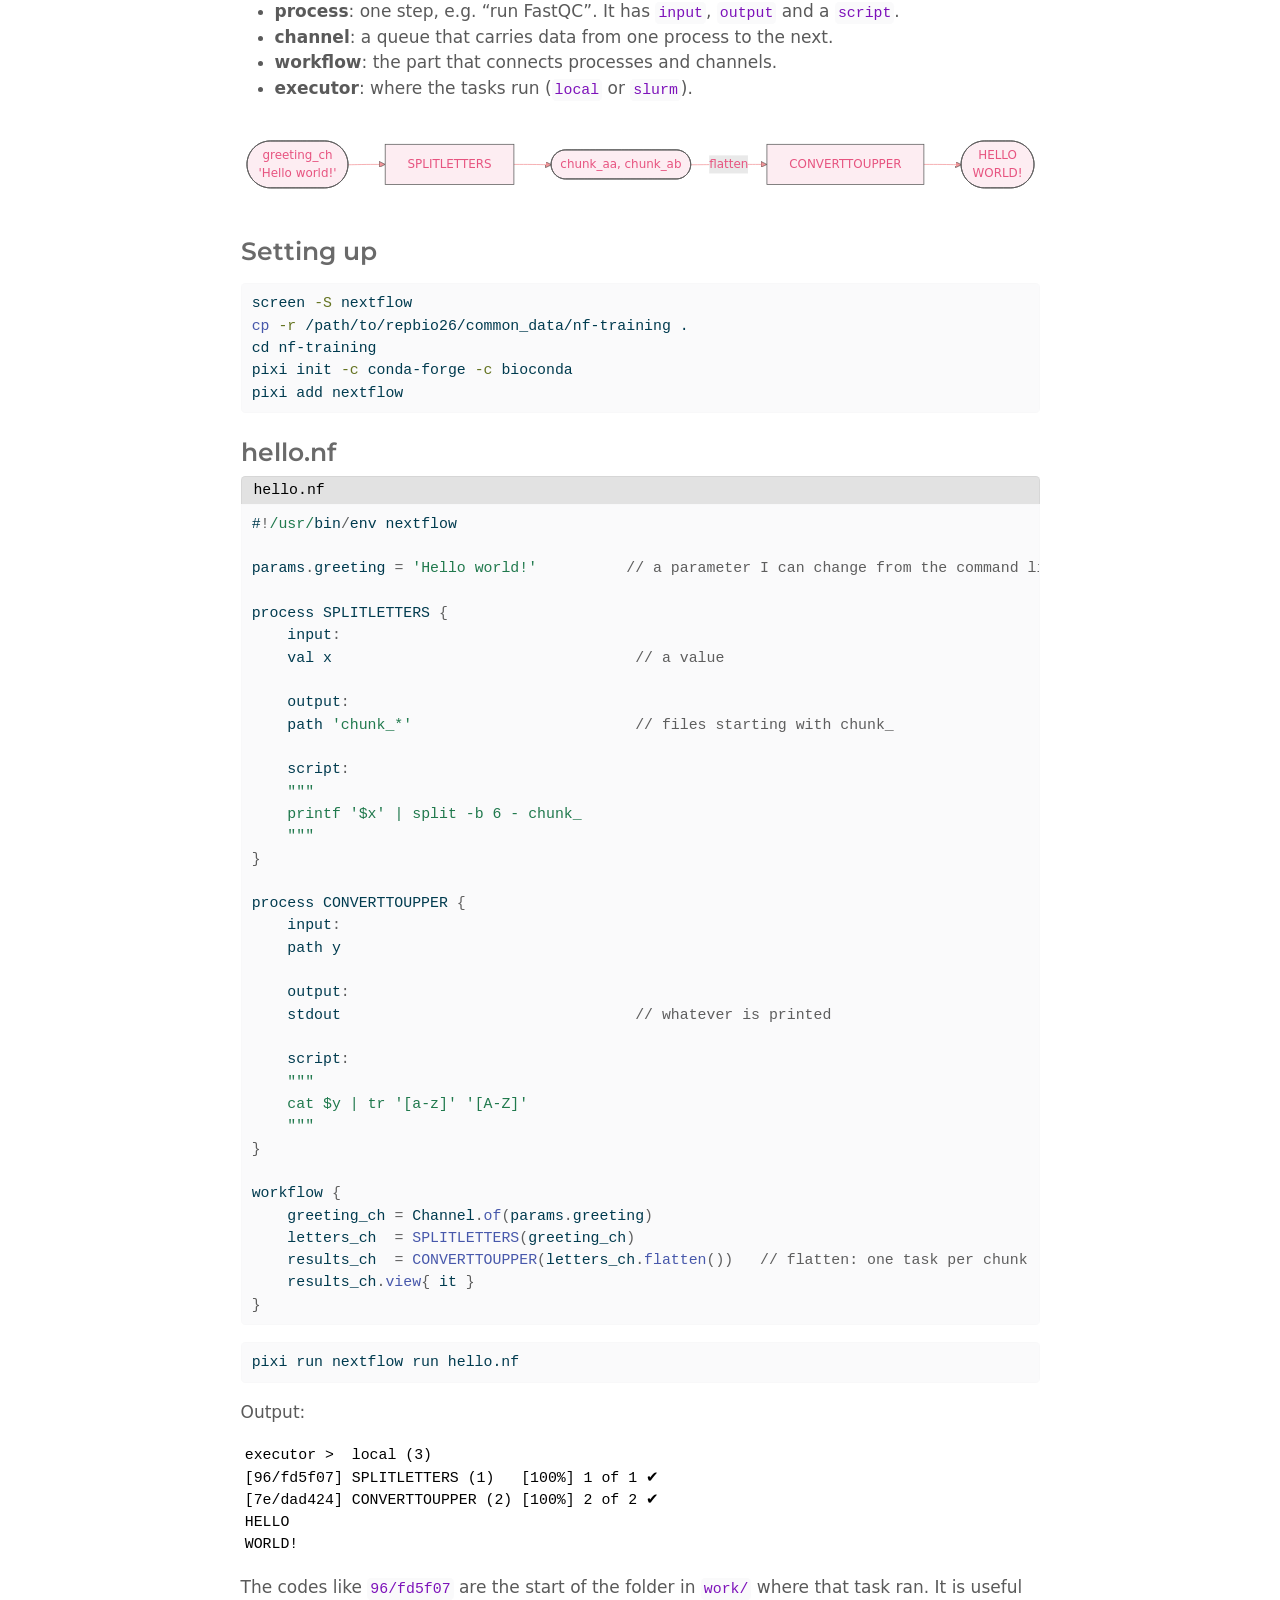
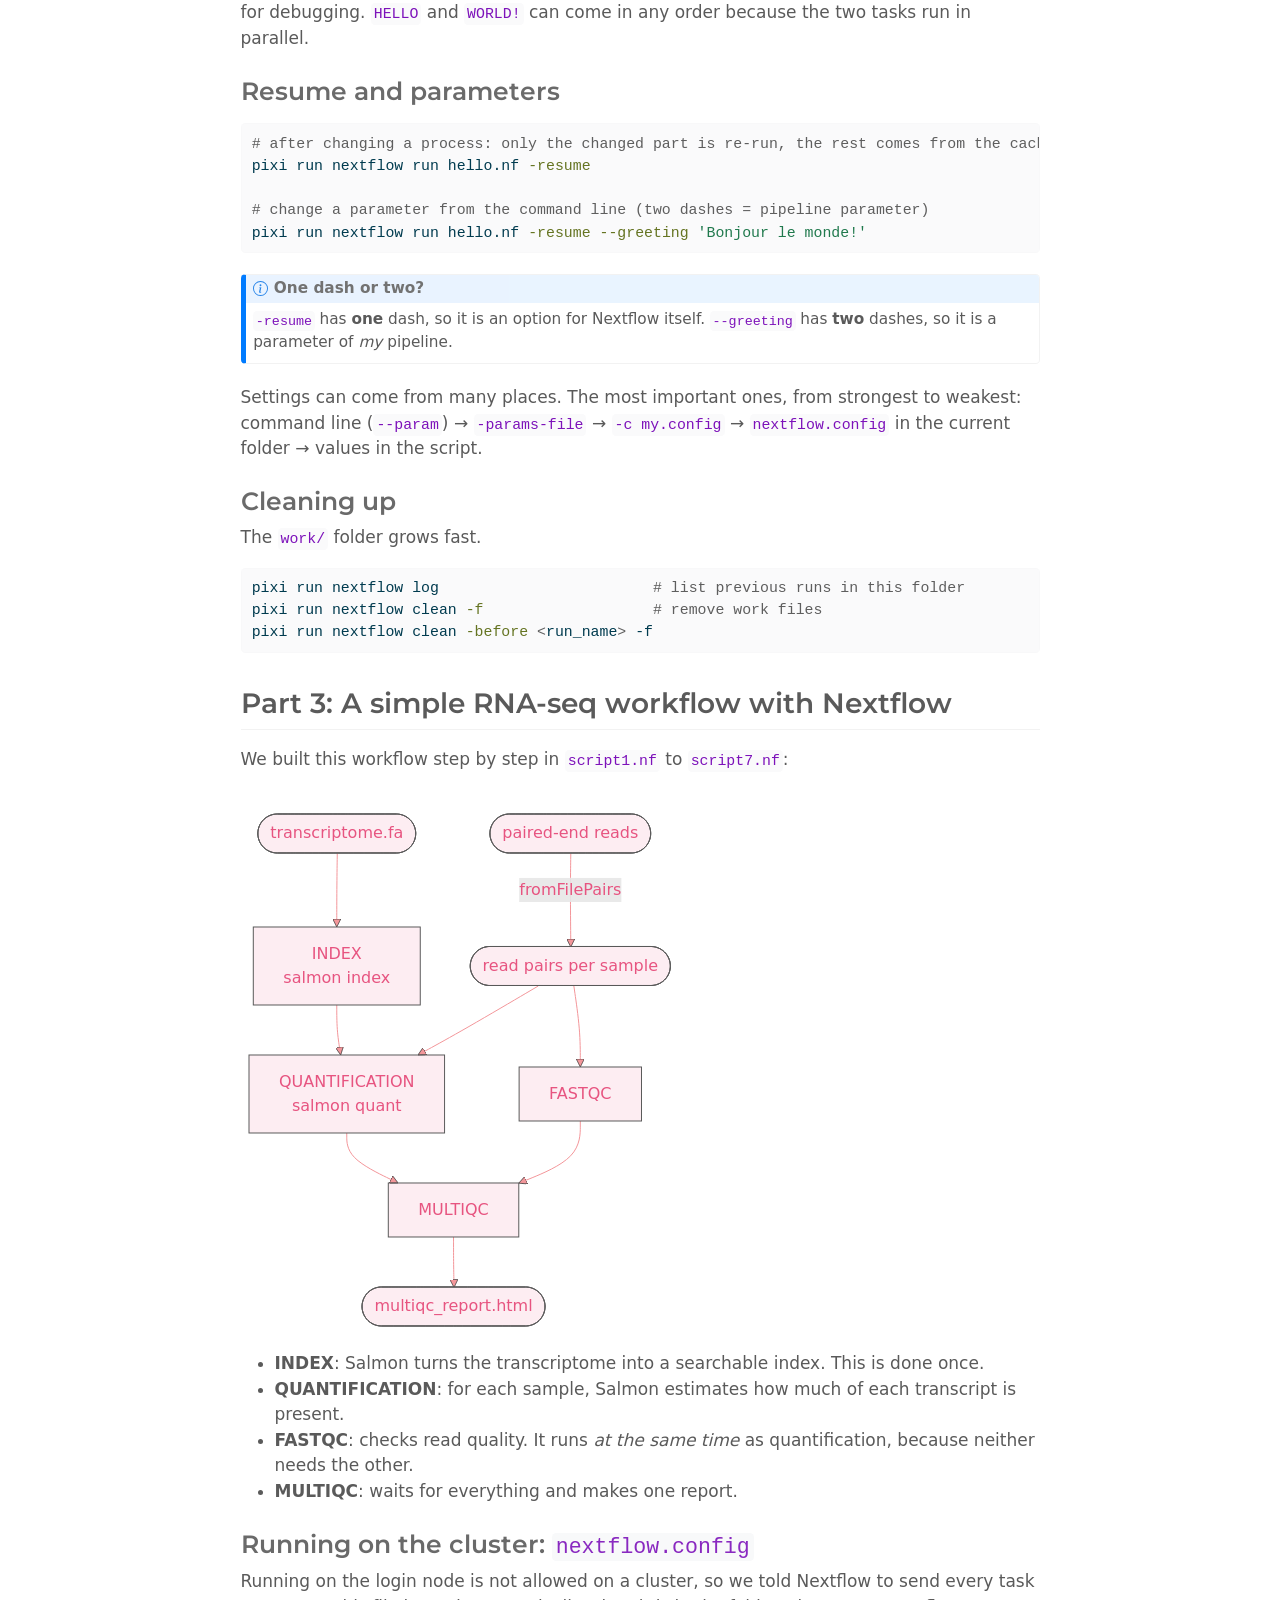
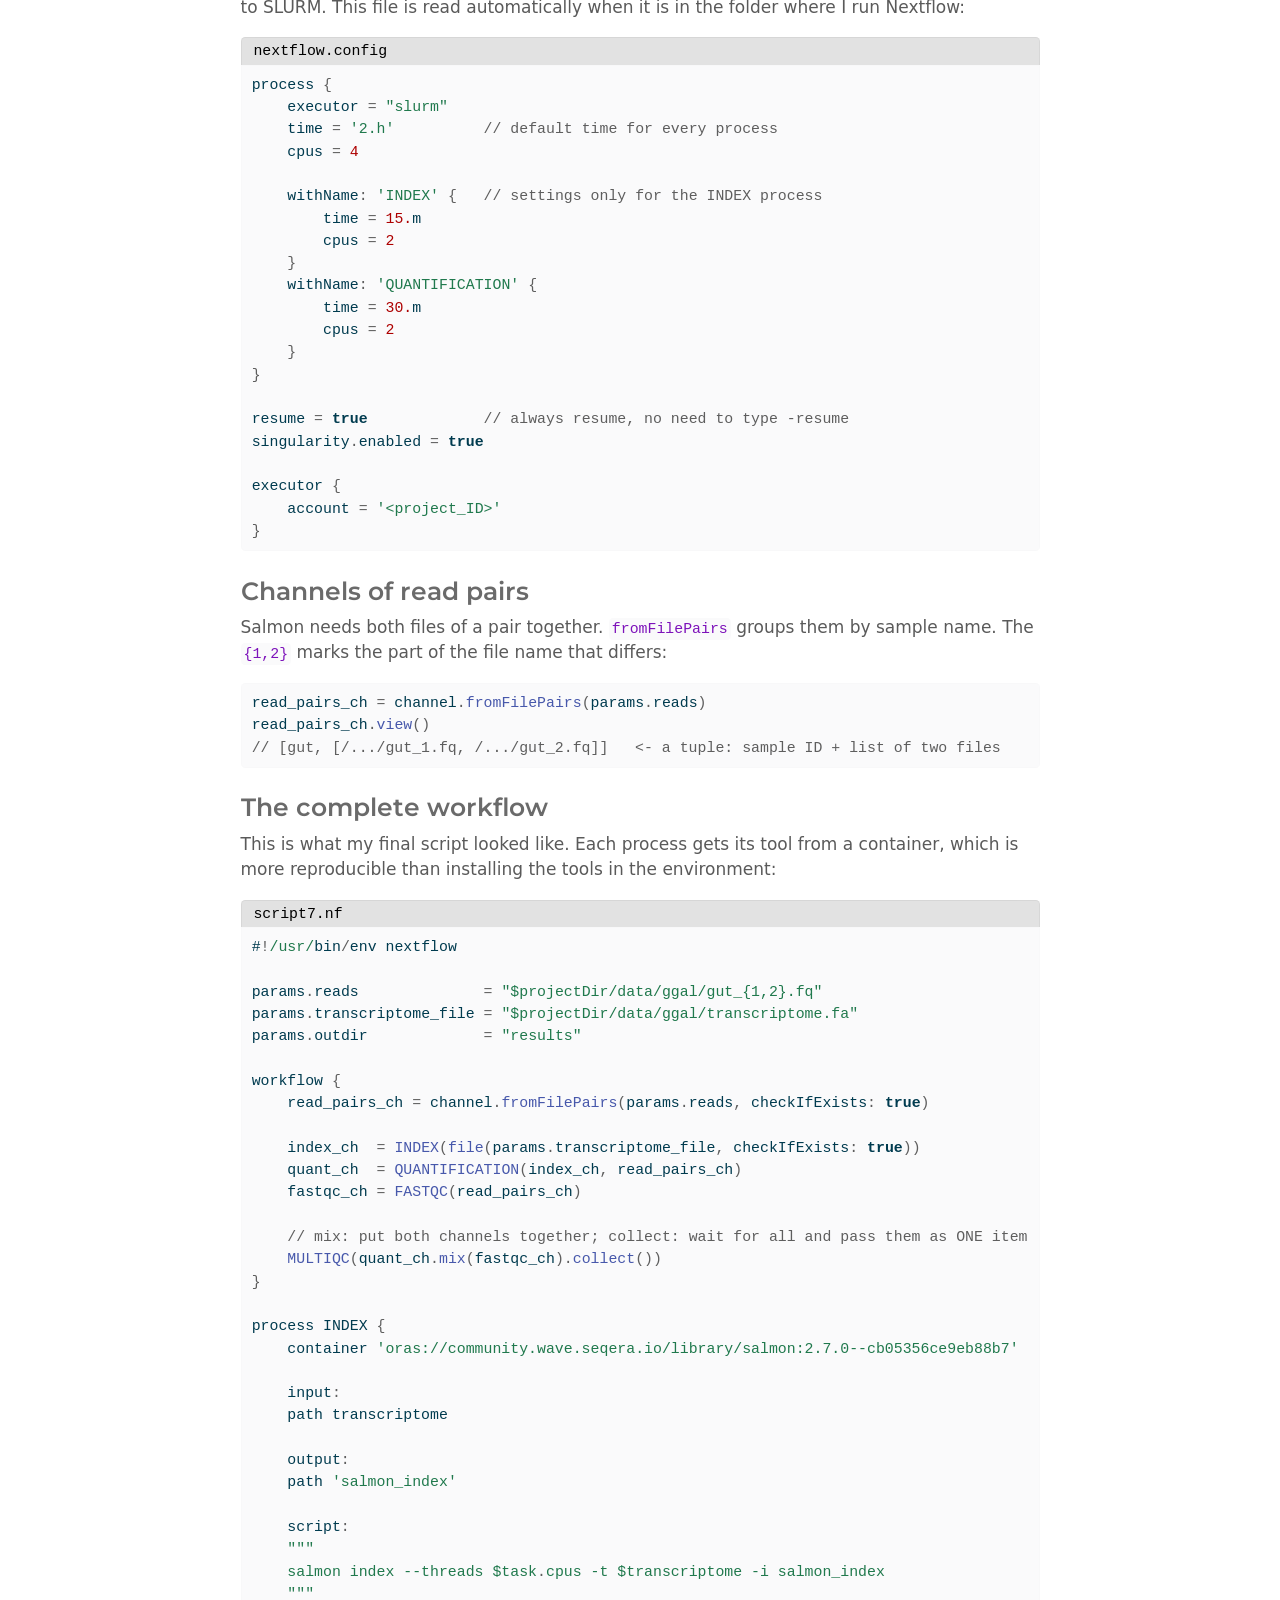
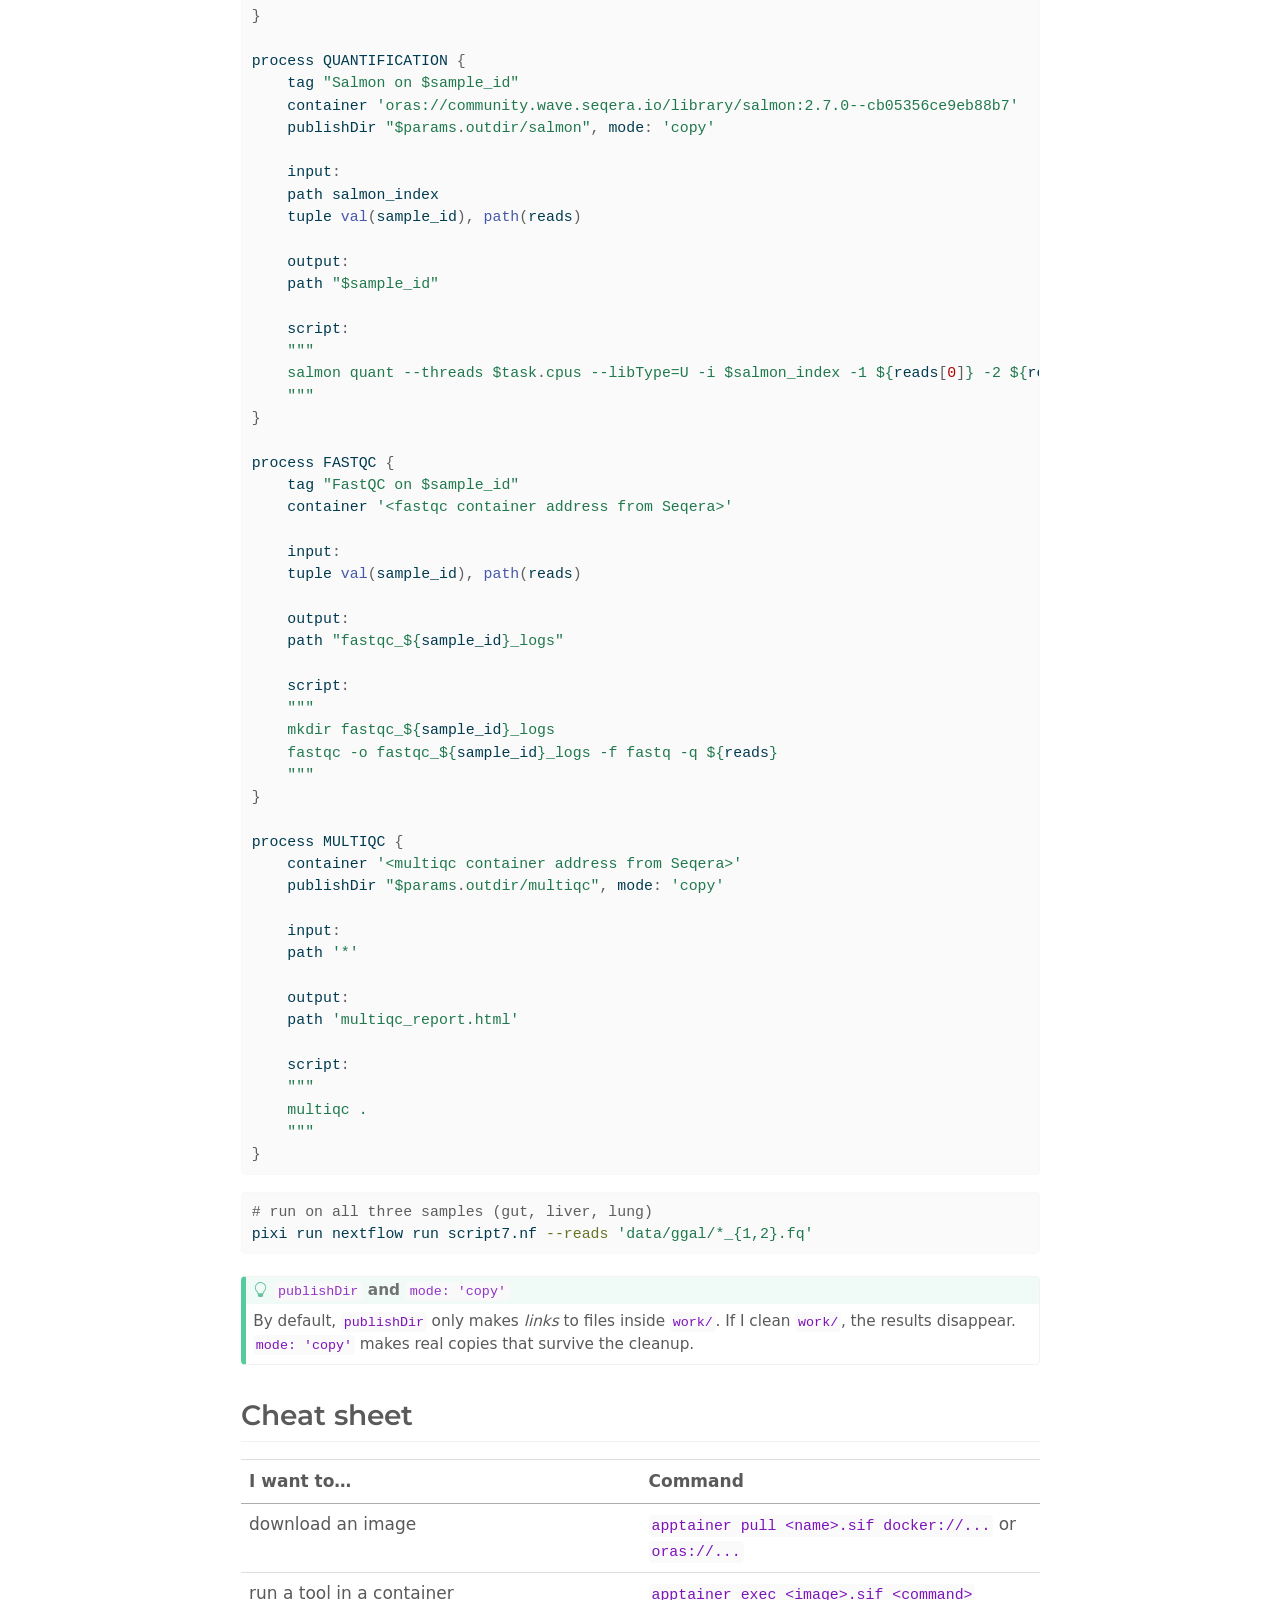
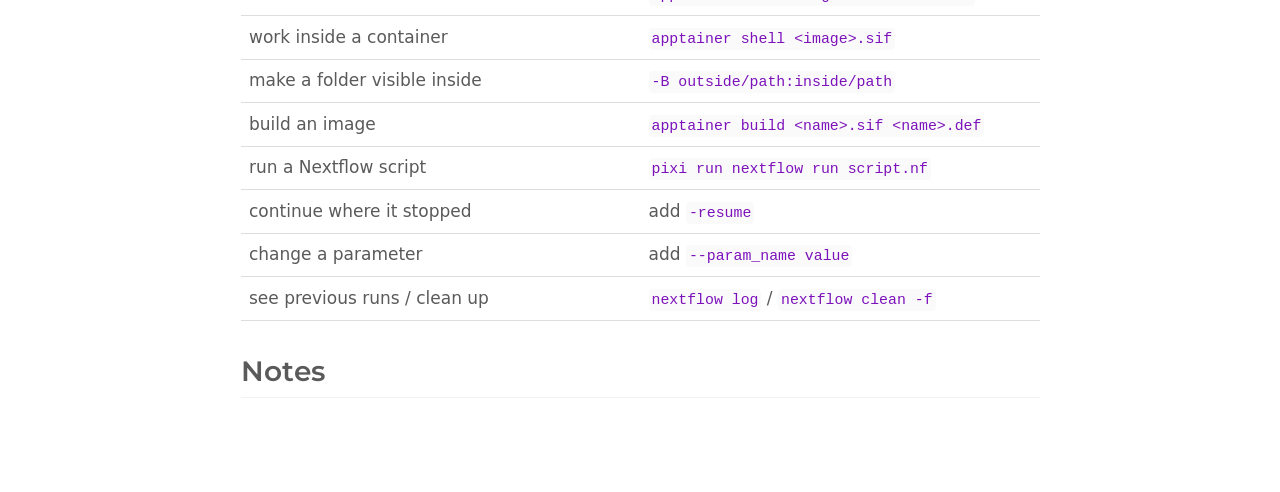
<file: posts/wednesday/index.html>
<!DOCTYPE html>
<html xmlns="http://www.w3.org/1999/xhtml" lang="en" xml:lang="en"><head>

<meta charset="utf-8">
<meta name="generator" content="quarto-1.10.18">

<meta name="viewport" content="width=device-width, initial-scale=1.0, user-scalable=yes">

<meta name="author" content="Zana Brilej">
<meta name="dcterms.date" content="2026-09-16">
<meta name="description" content="Containers and Nextflow workflows">

<title>Wednesday – Blog</title>
<style>
/* Default styles provided by pandoc.
** See https://pandoc.org/MANUAL.html#variables-for-html for config info.
*/
span.smallcaps{font-variant: small-caps;}
div.columns{display: flex; gap: 1.5em;}
div.column{flex: auto;}
@media screen {
div.columns{gap: min(4vw, 1.5em);}
div.column{overflow-x: auto;}
}
div.hanging-indent{margin-left: 1.5em; text-indent: -1.5em;}
ul.task-list{list-style: none;}
ul.task-list li input[type="checkbox"] {
  width: 0.8em;
  margin: 0 0.8em 0.2em -1em; /* quarto-specific, see https://github.com/quarto-dev/quarto-cli/issues/4556 */ 
  vertical-align: middle;
}
/* CSS for syntax highlighting */
html { -webkit-text-size-adjust: 100%; }
pre > code.sourceCode { white-space: pre; position: relative; }
pre > code.sourceCode > span { display: inline-block; line-height: 1.25; }
pre > code.sourceCode > span:empty { height: 1.2em; }
.sourceCode { overflow: visible; }
code.sourceCode > span { color: inherit; text-decoration: inherit; }
div.sourceCode { margin: 1em 0; }
pre.sourceCode { margin: 0; }
@media screen {
div.sourceCode { overflow: auto; }
}
@media print {
pre > code.sourceCode { white-space: pre-wrap; }
pre > code.sourceCode > span { text-indent: -5em; padding-left: 5em; }
}
pre.numberSource code
  { counter-reset: source-line 0; }
pre.numberSource code > span
  { position: relative; left: -4em; counter-increment: source-line; }
pre.numberSource code > span > a:first-child::before
  { content: counter(source-line);
    position: relative; left: -1em; text-align: right; vertical-align: baseline;
    border: none; display: inline-block;
    -webkit-touch-callout: none; -webkit-user-select: none;
    -khtml-user-select: none; -moz-user-select: none;
    -ms-user-select: none; user-select: none;
    padding: 0 4px; width: 4em;
  }
pre.numberSource { margin-left: 3em;  padding-left: 4px; }
div.sourceCode
  {   }
@media screen {
pre > code.sourceCode > span > a:first-child::before { text-decoration: underline; }
}
</style>


<script src="../../site_libs/quarto-nav/quarto-nav.js"></script>
<script src="../../site_libs/quarto-nav/headroom.min.js"></script>
<script src="../../site_libs/clipboard/clipboard.min.js"></script>
<script src="../../site_libs/quarto-search/autocomplete.umd.js"></script>
<script src="../../site_libs/quarto-search/fuse.min.js"></script>
<script src="../../site_libs/quarto-search/quarto-search.js"></script>
<meta name="quarto:offset" content="../../">
<script src="../../site_libs/quarto-html/quarto.js" type="module"></script>
<script src="../../site_libs/quarto-html/tabsets/tabsets.js" type="module"></script>
<script src="../../site_libs/quarto-html/popper.min.js"></script>
<script src="../../site_libs/quarto-html/tippy.umd.min.js"></script>
<script src="../../site_libs/quarto-html/anchor.min.js"></script>
<link href="../../site_libs/quarto-html/tippy.css" rel="stylesheet">
<link href="../../site_libs/quarto-html/quarto-syntax-highlighting-64a204ab8560d761af7679ceaba22944.css" rel="stylesheet" id="quarto-text-highlighting-styles">
<script src="../../site_libs/bootstrap/bootstrap.min.js"></script>
<link href="../../site_libs/bootstrap/bootstrap-icons.css" rel="stylesheet">
<link href="../../site_libs/bootstrap/bootstrap-fb1dc94ef3afab2d5625f9404b96eeb4.min.css" rel="stylesheet" append-hash="true" id="quarto-bootstrap" data-mode="light">
<script id="quarto-search-options" type="application/json">{
  "location": "navbar",
  "copy-button": false,
  "collapse-after": 3,
  "panel-placement": "end",
  "type": "overlay",
  "limit": 50,
  "keyboard-shortcut": [
    "f",
    "/",
    "s"
  ],
  "show-item-context": false,
  "language": {
    "search-no-results-text": "No results",
    "search-matching-documents-text": "matching documents",
    "search-copy-link-title": "Copy link to search",
    "search-hide-matches-text": "Hide additional matches",
    "search-more-match-text": "more match in this document",
    "search-more-matches-text": "more matches in this document",
    "search-clear-button-title": "Clear",
    "search-text-placeholder": "",
    "search-detached-cancel-button-title": "Cancel",
    "search-submit-button-title": "Submit",
    "search-label": "Search"
  }
}</script>
<script src="../../site_libs/quarto-diagram/mermaid.min.js"></script>
<script src="../../site_libs/quarto-diagram/mermaid-init.js"></script>
<link href="../../site_libs/quarto-diagram/mermaid.css" rel="stylesheet">


<link rel="stylesheet" href="../../styles.css">
</head>

<body class="nav-fixed fullcontent quarto-light">

<div id="quarto-search-results"></div>
  <header id="quarto-header" class="headroom fixed-top quarto-banner">
    <nav class="navbar navbar-expand-lg " data-bs-theme="dark">
      <div class="navbar-container container-fluid">
      <div class="navbar-brand-container mx-auto">
    <a class="navbar-brand" href="../../index.html">
    <span class="navbar-title">Blog</span>
    </a>
  </div>
            <div id="quarto-search" class="" title="Search"></div>
          <button class="navbar-toggler" type="button" data-bs-toggle="collapse" data-bs-target="#navbarCollapse" aria-controls="navbarCollapse" role="menu" aria-expanded="false" aria-label="Toggle navigation" onclick="if (window.quartoToggleHeadroom) { window.quartoToggleHeadroom(); }">
  <span class="navbar-toggler-icon"></span>
</button>
          <div class="collapse navbar-collapse" id="navbarCollapse">
            <ul class="navbar-nav navbar-nav-scroll ms-auto">
  <li class="nav-item">
    <a class="nav-link" href="../../about.html"> 
<span class="menu-text">About me🎀</span></a>
  </li>  
  <li class="nav-item compact">
    <a class="nav-link" href="https://github.com/zanabrilej22"> <i class="bi bi-github" role="img">
</i> 
<span class="menu-text"></span></a>
  </li>  
  <li class="nav-item compact">
    <a class="nav-link" href="https://www.linkedin.com/in/žana-brilej-643402201"> <i class="bi bi-linkedin" role="img">
</i> 
<span class="menu-text"></span></a>
  </li>  
</ul>
          </div> <!-- /navcollapse -->
            <div class="quarto-navbar-tools">
</div>
      </div> <!-- /container-fluid -->
    </nav>
</header>
<!-- content -->
<header id="title-block-header" class="quarto-title-block default page-columns page-full">
  <div class="quarto-title-banner page-columns page-full">
    <div class="quarto-title column-body">
      <h1 class="title">Wednesday</h1>
                  <div>
        <div class="description">
          Containers and Nextflow workflows
        </div>
      </div>
                          <div class="quarto-categories">
                <div class="quarto-category">containers</div>
                <div class="quarto-category">Apptainer</div>
                <div class="quarto-category">Nextflow</div>
                <div class="quarto-category">RNA-seq</div>
                <div class="quarto-category">Salmon</div>
              </div>
                  </div>
  </div>
    
  
  <div class="quarto-title-meta">

      <div>
      <div class="quarto-title-meta-heading">Author</div>
      <div class="quarto-title-meta-contents">
               <p>Zana Brilej </p>
            </div>
    </div>
      
      <div>
      <div class="quarto-title-meta-heading">Published</div>
      <div class="quarto-title-meta-contents">
        <p class="date">September 16, 2026</p>
      </div>
    </div>
    
      
    </div>
    
  
  </header><div id="quarto-content" class="quarto-container page-columns page-rows-contents page-layout-article page-navbar">
<!-- sidebar -->
<!-- margin-sidebar -->
    
<!-- main -->
<main class="content quarto-banner-title-block" id="quarto-document-content">





<section id="what-we-did-today" class="level2">
<h2 class="anchored" data-anchor-id="what-we-did-today">What we did today</h2>
<p>First we learned about <strong>containers</strong> and ran our QC tools inside them with <strong>Apptainer</strong>. Then we learned the basics of the workflow manager <strong>Nextflow</strong> and used it to build a small <strong>RNA-seq workflow</strong> (index → quantify → QC → report).</p>
</section>
<section id="part-1-containers" class="level2">
<h2 class="anchored" data-anchor-id="part-1-containers">Part 1: Containers</h2>
<section id="what-is-a-container" class="level3">
<h3 class="anchored" data-anchor-id="what-is-a-container">What is a container?</h3>
<p>A Pixi environment packs the <em>tools</em>. A <strong>container</strong> goes one step further: it packs the tools <strong>and a whole operating system</strong> into a single file, called an <strong>image</strong>. Because the operating system travels with it, a container runs the same way on my laptop, on a colleague’s computer and on a cluster. Images do not change once they are built, so they stay stable over time.</p>
<p>Popular container programs are Docker, Podman and <strong>Apptainer</strong> (earlier called <em>Singularity</em>). On shared servers like HPC2N, Apptainer is the right choice.</p>
</section>
<section id="getting-an-image" class="level3">
<h3 class="anchored" data-anchor-id="getting-an-image">Getting an image</h3>
<p>Two good places to find images:</p>
<ul>
<li><strong><a href="https://hub.docker.com">Docker Hub</a></strong>: images that people have uploaded. The <a href="https://hub.docker.com/u/biocontainers">biocontainers</a> profile has many well-built bioinformatics tools.</li>
<li><strong><a href="https://seqera.io/containers/">Seqera Containers</a></strong>: builds an image on request from conda-forge/bioconda packages, and can put several tools into one image. Choose <strong>Singularity</strong> as the format. #we used this to get containers for Salmon, FastQC and MultiQC.</li>
</ul>
<div class="cell">
<div class="code-copy-outer-scaffold"><div class="sourceCode cell-code" id="cb1"><pre class="sourceCode bash code-with-copy"><code class="sourceCode bash"><span id="cb1-1"><a href="#cb1-1" aria-hidden="true" tabindex="-1"></a><span class="co"># from Seqera (note the oras:// prefix)</span></span>
<span id="cb1-2"><a href="#cb1-2" aria-hidden="true" tabindex="-1"></a><span class="ex">apptainer</span> pull vcftools_0.1.17.sif oras://community.wave.seqera.io/library/vcftools:0.1.17--b541aa8d9f9213f9</span></code></pre></div><button title="Copy to Clipboard" class="code-copy-button"><i class="bi"></i></button></div>
</div>
<p>The first name (<code>vcftools_0.1.17.sif</code>) is what the file is called on my computer. Putting the tool name <strong>and version</strong> in it makes it clear what is inside.</p>
</section>
<section id="using-a-container" class="level3">
<h3 class="anchored" data-anchor-id="using-a-container">Using a container</h3>
<div class="cell">
<div class="code-copy-outer-scaffold"><div class="sourceCode cell-code" id="cb2"><pre class="sourceCode bash code-with-copy"><code class="sourceCode bash"><span id="cb2-1"><a href="#cb2-1" aria-hidden="true" tabindex="-1"></a><span class="co"># run one command inside the container ("from the outside")</span></span>
<span id="cb2-2"><a href="#cb2-2" aria-hidden="true" tabindex="-1"></a><span class="ex">apptainer</span> exec vcftools_0.1.17.sif vcftools <span class="at">--version</span></span>
<span id="cb2-3"><a href="#cb2-3" aria-hidden="true" tabindex="-1"></a></span>
<span id="cb2-4"><a href="#cb2-4" aria-hidden="true" tabindex="-1"></a><span class="co"># open a shell inside the container ("from the inside"), type exit to leave</span></span>
<span id="cb2-5"><a href="#cb2-5" aria-hidden="true" tabindex="-1"></a><span class="ex">apptainer</span> shell vcftools_0.1.17.sif</span>
<span id="cb2-6"><a href="#cb2-6" aria-hidden="true" tabindex="-1"></a></span>
<span id="cb2-7"><a href="#cb2-7" aria-hidden="true" tabindex="-1"></a><span class="co"># make a folder from outside visible inside the container with -B outside:inside</span></span>
<span id="cb2-8"><a href="#cb2-8" aria-hidden="true" tabindex="-1"></a><span class="ex">apptainer</span> exec <span class="at">-B</span> ../data:/rawdata fastqc_0.12.1.sif ls /rawdata</span></code></pre></div><button title="Copy to Clipboard" class="code-copy-button"><i class="bi"></i></button></div>
</div>
<p><code>exec</code> vs <code>run</code>:</p>
<ul>
<li><code>apptainer exec</code> runs <strong>the command I give it</strong>. This is what I use most.</li>
<li><code>apptainer run</code> first runs the container’s built-in <strong>runscript</strong> (its default action).</li>
</ul>
</section>
<section id="building-my-own-container" class="level3">
<h3 class="anchored" data-anchor-id="building-my-own-container">Building my own container</h3>
<p>If nobody has made an image for a tool, I can build one from a <strong>definition file</strong>. The course example was a cow that tells the date:</p>
<div class="code-with-filename">
<div class="code-with-filename-file">
<pre><strong>lolcow.def</strong></pre>
</div>
<div class="code-copy-outer-scaffold"><div class="sourceCode" id="cb3" data-filename="lolcow.def"><pre class="sourceCode default code-with-copy"><code class="sourceCode default"><span id="cb3-1"><a href="#cb3-1" aria-hidden="true" tabindex="-1"></a>Bootstrap: docker</span>
<span id="cb3-2"><a href="#cb3-2" aria-hidden="true" tabindex="-1"></a>From: ubuntu:22.04</span>
<span id="cb3-3"><a href="#cb3-3" aria-hidden="true" tabindex="-1"></a></span>
<span id="cb3-4"><a href="#cb3-4" aria-hidden="true" tabindex="-1"></a>%post</span>
<span id="cb3-5"><a href="#cb3-5" aria-hidden="true" tabindex="-1"></a>    apt-get -y update</span>
<span id="cb3-6"><a href="#cb3-6" aria-hidden="true" tabindex="-1"></a>    apt-get -y install cowsay lolcat fortune</span>
<span id="cb3-7"><a href="#cb3-7" aria-hidden="true" tabindex="-1"></a></span>
<span id="cb3-8"><a href="#cb3-8" aria-hidden="true" tabindex="-1"></a>%environment</span>
<span id="cb3-9"><a href="#cb3-9" aria-hidden="true" tabindex="-1"></a>    export LC_ALL=C</span>
<span id="cb3-10"><a href="#cb3-10" aria-hidden="true" tabindex="-1"></a>    export PATH=/usr/games:$PATH</span>
<span id="cb3-11"><a href="#cb3-11" aria-hidden="true" tabindex="-1"></a></span>
<span id="cb3-12"><a href="#cb3-12" aria-hidden="true" tabindex="-1"></a>%runscript</span>
<span id="cb3-13"><a href="#cb3-13" aria-hidden="true" tabindex="-1"></a>    date | cowsay | lolcat</span></code></pre></div><button title="Copy to Clipboard" class="code-copy-button"><i class="bi"></i></button></div>
</div>
<ul>
<li><code>From:</code> which operating system to start from</li>
<li><code>%post</code> commands that install things</li>
<li><code>%environment</code> settings available when the container runs</li>
<li><code>%runscript</code> what <code>apptainer run</code> does</li>
</ul>
<div class="cell">
<div class="code-copy-outer-scaffold"><div class="sourceCode cell-code" id="cb4"><pre class="sourceCode bash code-with-copy"><code class="sourceCode bash"><span id="cb4-1"><a href="#cb4-1" aria-hidden="true" tabindex="-1"></a><span class="ex">apptainer</span> build lolcow.sif lolcow.def</span>
<span id="cb4-2"><a href="#cb4-2" aria-hidden="true" tabindex="-1"></a><span class="ex">apptainer</span> run lolcow.sif</span></code></pre></div><button title="Copy to Clipboard" class="code-copy-button"><i class="bi"></i></button></div>
</div>
</section>
<section id="qc-with-containers" class="level3">
<h3 class="anchored" data-anchor-id="qc-with-containers">QC with containers</h3>
<p>We repeated Tuesday’s QC, but with FastQC and MultiQC from containers instead of the Pixi environment. The only change in the SLURM script is the command line:</p>
<div class="code-with-filename">
<div class="code-with-filename-file">
<pre><strong>scripts/fastqc_container.sh</strong></pre>
</div>
<div class="code-copy-outer-scaffold"><div class="sourceCode" id="cb5" data-filename="scripts/fastqc_container.sh"><pre class="sourceCode bash code-with-copy"><code class="sourceCode bash"><span id="cb5-1"><a href="#cb5-1" aria-hidden="true" tabindex="-1"></a><span class="co">#! /bin/bash -l</span></span>
<span id="cb5-2"><a href="#cb5-2" aria-hidden="true" tabindex="-1"></a><span class="co">#SBATCH -A &lt;project_ID&gt;</span></span>
<span id="cb5-3"><a href="#cb5-3" aria-hidden="true" tabindex="-1"></a><span class="co">#SBATCH -t 30:00</span></span>
<span id="cb5-4"><a href="#cb5-4" aria-hidden="true" tabindex="-1"></a><span class="co">#SBATCH -n 1</span></span>
<span id="cb5-5"><a href="#cb5-5" aria-hidden="true" tabindex="-1"></a></span>
<span id="cb5-6"><a href="#cb5-6" aria-hidden="true" tabindex="-1"></a><span class="ex">apptainer</span> exec ../containers/fastqc_0.12.1.sif fastqc <span class="at">-o</span> ../fastqc <span class="at">--noextract</span> ../data/<span class="pp">*</span>fastq.gz</span></code></pre></div><button title="Copy to Clipboard" class="code-copy-button"><i class="bi"></i></button></div>
</div>
<p>MultiQC from the outside and from the inside:</p>
<div class="cell">
<div class="code-copy-outer-scaffold"><div class="sourceCode cell-code" id="cb6"><pre class="sourceCode bash code-with-copy"><code class="sourceCode bash"><span id="cb6-1"><a href="#cb6-1" aria-hidden="true" tabindex="-1"></a><span class="co"># outside</span></span>
<span id="cb6-2"><a href="#cb6-2" aria-hidden="true" tabindex="-1"></a><span class="ex">apptainer</span> exec containers/multiqc.sif multiqc fastqc <span class="at">-o</span> multiqc</span>
<span id="cb6-3"><a href="#cb6-3" aria-hidden="true" tabindex="-1"></a></span>
<span id="cb6-4"><a href="#cb6-4" aria-hidden="true" tabindex="-1"></a><span class="co"># inside</span></span>
<span id="cb6-5"><a href="#cb6-5" aria-hidden="true" tabindex="-1"></a><span class="ex">apptainer</span> shell containers/multiqc.sif</span>
<span id="cb6-6"><a href="#cb6-6" aria-hidden="true" tabindex="-1"></a><span class="ex">multiqc</span> fastqc <span class="at">-o</span> multiqc</span>
<span id="cb6-7"><a href="#cb6-7" aria-hidden="true" tabindex="-1"></a><span class="bu">exit</span></span></code></pre></div><button title="Copy to Clipboard" class="code-copy-button"><i class="bi"></i></button></div>
</div>
</section>
</section>
<section id="part-2-nextflow-basics" class="level2">
<h2 class="anchored" data-anchor-id="part-2-nextflow-basics">Part 2: Nextflow basics</h2>
<section id="why-a-workflow-manager" class="level3">
<h3 class="anchored" data-anchor-id="why-a-workflow-manager">Why a workflow manager?</h3>
<p>Nextflow:</p>
<ul>
<li>connects the steps so the output of one becomes the input of the next,</li>
<li>runs independent tasks <strong>in parallel</strong>,</li>
<li>remembers what already finished, so I can <strong>resume</strong> after an error,</li>
<li>separates <strong>what</strong> to run (the workflow) from <strong>where</strong> to run it (laptop, cluster, cloud). This is called <em>execution abstraction</em>.</li>
</ul>
</section>
<section id="the-building-blocks" class="level3">
<h3 class="anchored" data-anchor-id="the-building-blocks">The building blocks</h3>
<ul>
<li><strong>process</strong>: one step, e.g.&nbsp;“run FastQC”. It has <code>input</code>, <code>output</code> and a <code>script</code>.</li>
<li><strong>channel</strong>: a queue that carries data from one process to the next.</li>
<li><strong>workflow</strong>: the part that connects processes and channels.</li>
<li><strong>executor</strong>: where the tasks run (<code>local</code> or <code>slurm</code>).</li>
</ul>
<div class="cell" data-layout-align="default">
<div class="cell-output-display">
<div>
<p></p><figure class="figure"><p></p>
<div>
<pre class="mermaid mermaid-js">flowchart LR
    A(["greeting_ch&lt;br/&gt;'Hello world!'"]) --&gt; B["SPLITLETTERS"]
    B --&gt; C(["chunk_aa, chunk_ab"])
    C --&gt;|flatten| D["CONVERTTOUPPER"]
    D --&gt; E(["HELLO&lt;br/&gt;WORLD!"])
</pre>
</div>
<p></p></figure><p></p>
</div>
</div>
</div>
</section>
<section id="setting-up" class="level3">
<h3 class="anchored" data-anchor-id="setting-up">Setting up</h3>
<div class="cell">
<div class="code-copy-outer-scaffold"><div class="sourceCode cell-code" id="cb7"><pre class="sourceCode bash code-with-copy"><code class="sourceCode bash"><span id="cb7-1"><a href="#cb7-1" aria-hidden="true" tabindex="-1"></a><span class="ex">screen</span> <span class="at">-S</span> nextflow</span>
<span id="cb7-2"><a href="#cb7-2" aria-hidden="true" tabindex="-1"></a><span class="fu">cp</span> <span class="at">-r</span> /path/to/repbio26/common_data/nf-training .</span>
<span id="cb7-3"><a href="#cb7-3" aria-hidden="true" tabindex="-1"></a><span class="bu">cd</span> nf-training</span>
<span id="cb7-4"><a href="#cb7-4" aria-hidden="true" tabindex="-1"></a><span class="ex">pixi</span> init <span class="at">-c</span> conda-forge <span class="at">-c</span> bioconda</span>
<span id="cb7-5"><a href="#cb7-5" aria-hidden="true" tabindex="-1"></a><span class="ex">pixi</span> add nextflow</span></code></pre></div><button title="Copy to Clipboard" class="code-copy-button"><i class="bi"></i></button></div>
</div>
</section>
<section id="hello.nf" class="level3">
<h3 class="anchored" data-anchor-id="hello.nf">hello.nf</h3>
<div class="code-with-filename">
<div class="code-with-filename-file">
<pre><strong>hello.nf</strong></pre>
</div>
<div class="code-copy-outer-scaffold"><div class="sourceCode" id="cb8" data-filename="hello.nf"><pre class="sourceCode groovy code-with-copy"><code class="sourceCode groovy"><span id="cb8-1"><a href="#cb8-1" aria-hidden="true" tabindex="-1"></a>#<span class="op">!</span><span class="st">/usr/</span>bin<span class="op">/</span>env nextflow</span>
<span id="cb8-2"><a href="#cb8-2" aria-hidden="true" tabindex="-1"></a></span>
<span id="cb8-3"><a href="#cb8-3" aria-hidden="true" tabindex="-1"></a>params<span class="op">.</span>greeting <span class="op">=</span> <span class="st">'Hello world!'</span>          <span class="co">// a parameter I can change from the command line</span></span>
<span id="cb8-4"><a href="#cb8-4" aria-hidden="true" tabindex="-1"></a></span>
<span id="cb8-5"><a href="#cb8-5" aria-hidden="true" tabindex="-1"></a>process SPLITLETTERS <span class="op">{</span></span>
<span id="cb8-6"><a href="#cb8-6" aria-hidden="true" tabindex="-1"></a>    input<span class="op">:</span></span>
<span id="cb8-7"><a href="#cb8-7" aria-hidden="true" tabindex="-1"></a>    val x                                  <span class="co">// a value</span></span>
<span id="cb8-8"><a href="#cb8-8" aria-hidden="true" tabindex="-1"></a></span>
<span id="cb8-9"><a href="#cb8-9" aria-hidden="true" tabindex="-1"></a>    output<span class="op">:</span></span>
<span id="cb8-10"><a href="#cb8-10" aria-hidden="true" tabindex="-1"></a>    path <span class="st">'chunk_*'</span>                         <span class="co">// files starting with chunk_</span></span>
<span id="cb8-11"><a href="#cb8-11" aria-hidden="true" tabindex="-1"></a></span>
<span id="cb8-12"><a href="#cb8-12" aria-hidden="true" tabindex="-1"></a>    script<span class="op">:</span></span>
<span id="cb8-13"><a href="#cb8-13" aria-hidden="true" tabindex="-1"></a>    <span class="st">"""</span></span>
<span id="cb8-14"><a href="#cb8-14" aria-hidden="true" tabindex="-1"></a><span class="st">    printf '</span><span class="ss">$x</span><span class="st">' | split -b 6 - chunk_</span></span>
<span id="cb8-15"><a href="#cb8-15" aria-hidden="true" tabindex="-1"></a><span class="st">    """</span></span>
<span id="cb8-16"><a href="#cb8-16" aria-hidden="true" tabindex="-1"></a><span class="op">}</span></span>
<span id="cb8-17"><a href="#cb8-17" aria-hidden="true" tabindex="-1"></a></span>
<span id="cb8-18"><a href="#cb8-18" aria-hidden="true" tabindex="-1"></a>process CONVERTTOUPPER <span class="op">{</span></span>
<span id="cb8-19"><a href="#cb8-19" aria-hidden="true" tabindex="-1"></a>    input<span class="op">:</span></span>
<span id="cb8-20"><a href="#cb8-20" aria-hidden="true" tabindex="-1"></a>    path y</span>
<span id="cb8-21"><a href="#cb8-21" aria-hidden="true" tabindex="-1"></a></span>
<span id="cb8-22"><a href="#cb8-22" aria-hidden="true" tabindex="-1"></a>    output<span class="op">:</span></span>
<span id="cb8-23"><a href="#cb8-23" aria-hidden="true" tabindex="-1"></a>    stdout                                 <span class="co">// whatever is printed</span></span>
<span id="cb8-24"><a href="#cb8-24" aria-hidden="true" tabindex="-1"></a></span>
<span id="cb8-25"><a href="#cb8-25" aria-hidden="true" tabindex="-1"></a>    script<span class="op">:</span></span>
<span id="cb8-26"><a href="#cb8-26" aria-hidden="true" tabindex="-1"></a>    <span class="st">"""</span></span>
<span id="cb8-27"><a href="#cb8-27" aria-hidden="true" tabindex="-1"></a><span class="st">    cat </span><span class="ss">$y</span><span class="st"> | tr '[a-z]' '[A-Z]'</span></span>
<span id="cb8-28"><a href="#cb8-28" aria-hidden="true" tabindex="-1"></a><span class="st">    """</span></span>
<span id="cb8-29"><a href="#cb8-29" aria-hidden="true" tabindex="-1"></a><span class="op">}</span></span>
<span id="cb8-30"><a href="#cb8-30" aria-hidden="true" tabindex="-1"></a></span>
<span id="cb8-31"><a href="#cb8-31" aria-hidden="true" tabindex="-1"></a>workflow <span class="op">{</span></span>
<span id="cb8-32"><a href="#cb8-32" aria-hidden="true" tabindex="-1"></a>    greeting_ch <span class="op">=</span> <span class="bu">Channel</span><span class="op">.</span><span class="fu">of</span><span class="op">(</span>params<span class="op">.</span>greeting<span class="op">)</span></span>
<span id="cb8-33"><a href="#cb8-33" aria-hidden="true" tabindex="-1"></a>    letters_ch  <span class="op">=</span> <span class="fu">SPLITLETTERS</span><span class="op">(</span>greeting_ch<span class="op">)</span></span>
<span id="cb8-34"><a href="#cb8-34" aria-hidden="true" tabindex="-1"></a>    results_ch  <span class="op">=</span> <span class="fu">CONVERTTOUPPER</span><span class="op">(</span>letters_ch<span class="op">.</span><span class="fu">flatten</span><span class="op">())</span>   <span class="co">// flatten: one task per chunk</span></span>
<span id="cb8-35"><a href="#cb8-35" aria-hidden="true" tabindex="-1"></a>    results_ch<span class="op">.</span><span class="fu">view</span><span class="op">{</span> it <span class="op">}</span></span>
<span id="cb8-36"><a href="#cb8-36" aria-hidden="true" tabindex="-1"></a><span class="op">}</span></span></code></pre></div><button title="Copy to Clipboard" class="code-copy-button"><i class="bi"></i></button></div>
</div>
<div class="cell">
<div class="code-copy-outer-scaffold"><div class="sourceCode cell-code" id="cb9"><pre class="sourceCode bash code-with-copy"><code class="sourceCode bash"><span id="cb9-1"><a href="#cb9-1" aria-hidden="true" tabindex="-1"></a><span class="ex">pixi</span> run nextflow run hello.nf</span></code></pre></div><button title="Copy to Clipboard" class="code-copy-button"><i class="bi"></i></button></div>
</div>
<p>Output:</p>
<pre><code>executor &gt;  local (3)
[96/fd5f07] SPLITLETTERS (1)   [100%] 1 of 1 ✔
[7e/dad424] CONVERTTOUPPER (2) [100%] 2 of 2 ✔
HELLO
WORLD!</code></pre>
<p>The codes like <code>96/fd5f07</code> are the start of the folder in <code>work/</code> where that task ran. It is useful for debugging. <code>HELLO</code> and <code>WORLD!</code> can come in any order because the two tasks run in parallel.</p>
</section>
<section id="resume-and-parameters" class="level3">
<h3 class="anchored" data-anchor-id="resume-and-parameters">Resume and parameters</h3>
<div class="cell">
<div class="code-copy-outer-scaffold"><div class="sourceCode cell-code" id="cb11"><pre class="sourceCode bash code-with-copy"><code class="sourceCode bash"><span id="cb11-1"><a href="#cb11-1" aria-hidden="true" tabindex="-1"></a><span class="co"># after changing a process: only the changed part is re-run, the rest comes from the cache</span></span>
<span id="cb11-2"><a href="#cb11-2" aria-hidden="true" tabindex="-1"></a><span class="ex">pixi</span> run nextflow run hello.nf <span class="at">-resume</span></span>
<span id="cb11-3"><a href="#cb11-3" aria-hidden="true" tabindex="-1"></a></span>
<span id="cb11-4"><a href="#cb11-4" aria-hidden="true" tabindex="-1"></a><span class="co"># change a parameter from the command line (two dashes = pipeline parameter)</span></span>
<span id="cb11-5"><a href="#cb11-5" aria-hidden="true" tabindex="-1"></a><span class="ex">pixi</span> run nextflow run hello.nf <span class="at">-resume</span> <span class="at">--greeting</span> <span class="st">'Bonjour le monde!'</span></span></code></pre></div><button title="Copy to Clipboard" class="code-copy-button"><i class="bi"></i></button></div>
</div>
<div class="callout callout-style-default callout-note callout-titled">
<div class="callout-header d-flex align-content-center">
<div class="callout-icon-container">
<i class="callout-icon"></i>
</div>
<div class="callout-title-container flex-fill">
<span class="screen-reader-only">Note</span>One dash or two?
</div>
</div>
<div class="callout-body-container callout-body">
<p><code>-resume</code> has <strong>one</strong> dash, so it is an option for Nextflow itself. <code>--greeting</code> has <strong>two</strong> dashes, so it is a parameter of <em>my</em> pipeline.</p>
</div>
</div>
<p>Settings can come from many places. The most important ones, from strongest to weakest: command line (<code>--param</code>) → <code>-params-file</code> → <code>-c my.config</code> → <code>nextflow.config</code> in the current folder → values in the script.</p>
</section>
<section id="cleaning-up" class="level3">
<h3 class="anchored" data-anchor-id="cleaning-up">Cleaning up</h3>
<p>The <code>work/</code> folder grows fast.</p>
<div class="cell">
<div class="code-copy-outer-scaffold"><div class="sourceCode cell-code" id="cb12"><pre class="sourceCode bash code-with-copy"><code class="sourceCode bash"><span id="cb12-1"><a href="#cb12-1" aria-hidden="true" tabindex="-1"></a><span class="ex">pixi</span> run nextflow log                        <span class="co"># list previous runs in this folder</span></span>
<span id="cb12-2"><a href="#cb12-2" aria-hidden="true" tabindex="-1"></a><span class="ex">pixi</span> run nextflow clean <span class="at">-f</span>                   <span class="co"># remove work files</span></span>
<span id="cb12-3"><a href="#cb12-3" aria-hidden="true" tabindex="-1"></a><span class="ex">pixi</span> run nextflow clean <span class="at">-before</span> <span class="op">&lt;</span>run_name<span class="op">&gt;</span> -f</span></code></pre></div><button title="Copy to Clipboard" class="code-copy-button"><i class="bi"></i></button></div>
</div>
</section>
</section>
<section id="part-3-a-simple-rna-seq-workflow-with-nextflow" class="level2">
<h2 class="anchored" data-anchor-id="part-3-a-simple-rna-seq-workflow-with-nextflow">Part 3: A simple RNA-seq workflow with Nextflow</h2>
<p>We built this workflow step by step in <code>script1.nf</code> to <code>script7.nf</code>:</p>
<div class="cell" data-layout-align="default">
<div class="cell-output-display">
<div>
<p></p><figure class="figure"><p></p>
<div>
<pre class="mermaid mermaid-js">flowchart TD
    T([transcriptome.fa]) --&gt; IDX["INDEX&lt;br/&gt;salmon index"]
    R([paired-end reads]) --&gt;|fromFilePairs| RP([read pairs per sample])
    IDX --&gt; Q["QUANTIFICATION&lt;br/&gt;salmon quant"]
    RP --&gt; Q
    RP --&gt; FQ["FASTQC"]
    Q --&gt; M["MULTIQC"]
    FQ --&gt; M
    M --&gt; REP([multiqc_report.html])
</pre>
</div>
<p></p></figure><p></p>
</div>
</div>
</div>
<ul>
<li><strong>INDEX</strong>: Salmon turns the transcriptome into a searchable index. This is done once.</li>
<li><strong>QUANTIFICATION</strong>: for each sample, Salmon estimates how much of each transcript is present.</li>
<li><strong>FASTQC</strong>: checks read quality. It runs <em>at the same time</em> as quantification, because neither needs the other.</li>
<li><strong>MULTIQC</strong>: waits for everything and makes one report.</li>
</ul>
<section id="running-on-the-cluster-nextflow.config" class="level3">
<h3 class="anchored" data-anchor-id="running-on-the-cluster-nextflow.config">Running on the cluster: <code>nextflow.config</code></h3>
<p>Running on the login node is not allowed on a cluster, so we told Nextflow to send every task to SLURM. This file is read automatically when it is in the folder where I run Nextflow:</p>
<div class="code-with-filename">
<div class="code-with-filename-file">
<pre><strong>nextflow.config</strong></pre>
</div>
<div class="code-copy-outer-scaffold"><div class="sourceCode" id="cb13" data-filename="nextflow.config"><pre class="sourceCode groovy code-with-copy"><code class="sourceCode groovy"><span id="cb13-1"><a href="#cb13-1" aria-hidden="true" tabindex="-1"></a>process <span class="op">{</span></span>
<span id="cb13-2"><a href="#cb13-2" aria-hidden="true" tabindex="-1"></a>    executor <span class="op">=</span> <span class="st">"slurm"</span></span>
<span id="cb13-3"><a href="#cb13-3" aria-hidden="true" tabindex="-1"></a>    time <span class="op">=</span> <span class="st">'2.h'</span>          <span class="co">// default time for every process</span></span>
<span id="cb13-4"><a href="#cb13-4" aria-hidden="true" tabindex="-1"></a>    cpus <span class="op">=</span> <span class="dv">4</span></span>
<span id="cb13-5"><a href="#cb13-5" aria-hidden="true" tabindex="-1"></a></span>
<span id="cb13-6"><a href="#cb13-6" aria-hidden="true" tabindex="-1"></a>    withName<span class="op">:</span> <span class="st">'INDEX'</span> <span class="op">{</span>   <span class="co">// settings only for the INDEX process</span></span>
<span id="cb13-7"><a href="#cb13-7" aria-hidden="true" tabindex="-1"></a>        time <span class="op">=</span> <span class="fl">15.</span>m</span>
<span id="cb13-8"><a href="#cb13-8" aria-hidden="true" tabindex="-1"></a>        cpus <span class="op">=</span> <span class="dv">2</span></span>
<span id="cb13-9"><a href="#cb13-9" aria-hidden="true" tabindex="-1"></a>    <span class="op">}</span></span>
<span id="cb13-10"><a href="#cb13-10" aria-hidden="true" tabindex="-1"></a>    withName<span class="op">:</span> <span class="st">'QUANTIFICATION'</span> <span class="op">{</span></span>
<span id="cb13-11"><a href="#cb13-11" aria-hidden="true" tabindex="-1"></a>        time <span class="op">=</span> <span class="fl">30.</span>m</span>
<span id="cb13-12"><a href="#cb13-12" aria-hidden="true" tabindex="-1"></a>        cpus <span class="op">=</span> <span class="dv">2</span></span>
<span id="cb13-13"><a href="#cb13-13" aria-hidden="true" tabindex="-1"></a>    <span class="op">}</span></span>
<span id="cb13-14"><a href="#cb13-14" aria-hidden="true" tabindex="-1"></a><span class="op">}</span></span>
<span id="cb13-15"><a href="#cb13-15" aria-hidden="true" tabindex="-1"></a></span>
<span id="cb13-16"><a href="#cb13-16" aria-hidden="true" tabindex="-1"></a>resume <span class="op">=</span> <span class="kw">true</span>             <span class="co">// always resume, no need to type -resume</span></span>
<span id="cb13-17"><a href="#cb13-17" aria-hidden="true" tabindex="-1"></a>singularity<span class="op">.</span>enabled <span class="op">=</span> <span class="kw">true</span></span>
<span id="cb13-18"><a href="#cb13-18" aria-hidden="true" tabindex="-1"></a></span>
<span id="cb13-19"><a href="#cb13-19" aria-hidden="true" tabindex="-1"></a>executor <span class="op">{</span></span>
<span id="cb13-20"><a href="#cb13-20" aria-hidden="true" tabindex="-1"></a>    account <span class="op">=</span> <span class="st">'&lt;project_ID&gt;'</span></span>
<span id="cb13-21"><a href="#cb13-21" aria-hidden="true" tabindex="-1"></a><span class="op">}</span></span></code></pre></div><button title="Copy to Clipboard" class="code-copy-button"><i class="bi"></i></button></div>
</div>
</section>
<section id="channels-of-read-pairs" class="level3">
<h3 class="anchored" data-anchor-id="channels-of-read-pairs">Channels of read pairs</h3>
<p>Salmon needs both files of a pair together. <code>fromFilePairs</code> groups them by sample name. The <code>{1,2}</code> marks the part of the file name that differs:</p>
<div class="code-copy-outer-scaffold"><div class="sourceCode" id="cb14"><pre class="sourceCode groovy code-with-copy"><code class="sourceCode groovy"><span id="cb14-1"><a href="#cb14-1" aria-hidden="true" tabindex="-1"></a>read_pairs_ch <span class="op">=</span> channel<span class="op">.</span><span class="fu">fromFilePairs</span><span class="op">(</span>params<span class="op">.</span>reads<span class="op">)</span></span>
<span id="cb14-2"><a href="#cb14-2" aria-hidden="true" tabindex="-1"></a>read_pairs_ch<span class="op">.</span><span class="fu">view</span><span class="op">()</span></span>
<span id="cb14-3"><a href="#cb14-3" aria-hidden="true" tabindex="-1"></a><span class="co">// [gut, [/.../gut_1.fq, /.../gut_2.fq]]   &lt;- a tuple: sample ID + list of two files</span></span></code></pre></div><button title="Copy to Clipboard" class="code-copy-button"><i class="bi"></i></button></div>
</section>
<section id="the-complete-workflow" class="level3">
<h3 class="anchored" data-anchor-id="the-complete-workflow">The complete workflow</h3>
<p>This is what my final script looked like. Each process gets its tool from a container, which is more reproducible than installing the tools in the environment:</p>
<div class="code-with-filename">
<div class="code-with-filename-file">
<pre><strong>script7.nf</strong></pre>
</div>
<div class="code-copy-outer-scaffold"><div class="sourceCode" id="cb15" data-filename="script7.nf"><pre class="sourceCode groovy code-with-copy"><code class="sourceCode groovy"><span id="cb15-1"><a href="#cb15-1" aria-hidden="true" tabindex="-1"></a>#<span class="op">!</span><span class="st">/usr/</span>bin<span class="op">/</span>env nextflow</span>
<span id="cb15-2"><a href="#cb15-2" aria-hidden="true" tabindex="-1"></a></span>
<span id="cb15-3"><a href="#cb15-3" aria-hidden="true" tabindex="-1"></a>params<span class="op">.</span>reads              <span class="op">=</span> <span class="st">"</span><span class="ss">$projectDir</span><span class="st">/data/ggal/gut_{1,2}.fq"</span></span>
<span id="cb15-4"><a href="#cb15-4" aria-hidden="true" tabindex="-1"></a>params<span class="op">.</span>transcriptome_file <span class="op">=</span> <span class="st">"</span><span class="ss">$projectDir</span><span class="st">/data/ggal/transcriptome.fa"</span></span>
<span id="cb15-5"><a href="#cb15-5" aria-hidden="true" tabindex="-1"></a>params<span class="op">.</span>outdir             <span class="op">=</span> <span class="st">"results"</span></span>
<span id="cb15-6"><a href="#cb15-6" aria-hidden="true" tabindex="-1"></a></span>
<span id="cb15-7"><a href="#cb15-7" aria-hidden="true" tabindex="-1"></a>workflow <span class="op">{</span></span>
<span id="cb15-8"><a href="#cb15-8" aria-hidden="true" tabindex="-1"></a>    read_pairs_ch <span class="op">=</span> channel<span class="op">.</span><span class="fu">fromFilePairs</span><span class="op">(</span>params<span class="op">.</span>reads<span class="op">,</span> checkIfExists<span class="op">:</span> <span class="kw">true</span><span class="op">)</span></span>
<span id="cb15-9"><a href="#cb15-9" aria-hidden="true" tabindex="-1"></a></span>
<span id="cb15-10"><a href="#cb15-10" aria-hidden="true" tabindex="-1"></a>    index_ch  <span class="op">=</span> <span class="fu">INDEX</span><span class="op">(</span><span class="fu">file</span><span class="op">(</span>params<span class="op">.</span>transcriptome_file<span class="op">,</span> checkIfExists<span class="op">:</span> <span class="kw">true</span><span class="op">))</span></span>
<span id="cb15-11"><a href="#cb15-11" aria-hidden="true" tabindex="-1"></a>    quant_ch  <span class="op">=</span> <span class="fu">QUANTIFICATION</span><span class="op">(</span>index_ch<span class="op">,</span> read_pairs_ch<span class="op">)</span></span>
<span id="cb15-12"><a href="#cb15-12" aria-hidden="true" tabindex="-1"></a>    fastqc_ch <span class="op">=</span> <span class="fu">FASTQC</span><span class="op">(</span>read_pairs_ch<span class="op">)</span></span>
<span id="cb15-13"><a href="#cb15-13" aria-hidden="true" tabindex="-1"></a></span>
<span id="cb15-14"><a href="#cb15-14" aria-hidden="true" tabindex="-1"></a>    <span class="co">// mix: put both channels together; collect: wait for all and pass them as ONE item</span></span>
<span id="cb15-15"><a href="#cb15-15" aria-hidden="true" tabindex="-1"></a>    <span class="fu">MULTIQC</span><span class="op">(</span>quant_ch<span class="op">.</span><span class="fu">mix</span><span class="op">(</span>fastqc_ch<span class="op">).</span><span class="fu">collect</span><span class="op">())</span></span>
<span id="cb15-16"><a href="#cb15-16" aria-hidden="true" tabindex="-1"></a><span class="op">}</span></span>
<span id="cb15-17"><a href="#cb15-17" aria-hidden="true" tabindex="-1"></a></span>
<span id="cb15-18"><a href="#cb15-18" aria-hidden="true" tabindex="-1"></a>process INDEX <span class="op">{</span></span>
<span id="cb15-19"><a href="#cb15-19" aria-hidden="true" tabindex="-1"></a>    container <span class="st">'oras://community.wave.seqera.io/library/salmon:2.7.0--cb05356ce9eb88b7'</span></span>
<span id="cb15-20"><a href="#cb15-20" aria-hidden="true" tabindex="-1"></a></span>
<span id="cb15-21"><a href="#cb15-21" aria-hidden="true" tabindex="-1"></a>    input<span class="op">:</span></span>
<span id="cb15-22"><a href="#cb15-22" aria-hidden="true" tabindex="-1"></a>    path transcriptome</span>
<span id="cb15-23"><a href="#cb15-23" aria-hidden="true" tabindex="-1"></a></span>
<span id="cb15-24"><a href="#cb15-24" aria-hidden="true" tabindex="-1"></a>    output<span class="op">:</span></span>
<span id="cb15-25"><a href="#cb15-25" aria-hidden="true" tabindex="-1"></a>    path <span class="st">'salmon_index'</span></span>
<span id="cb15-26"><a href="#cb15-26" aria-hidden="true" tabindex="-1"></a></span>
<span id="cb15-27"><a href="#cb15-27" aria-hidden="true" tabindex="-1"></a>    script<span class="op">:</span></span>
<span id="cb15-28"><a href="#cb15-28" aria-hidden="true" tabindex="-1"></a>    <span class="st">"""</span></span>
<span id="cb15-29"><a href="#cb15-29" aria-hidden="true" tabindex="-1"></a><span class="st">    salmon index --threads </span><span class="ss">$task</span><span class="op">.</span><span class="ss">cpus</span><span class="st"> -t </span><span class="ss">$transcriptome</span><span class="st"> -i salmon_index</span></span>
<span id="cb15-30"><a href="#cb15-30" aria-hidden="true" tabindex="-1"></a><span class="st">    """</span></span>
<span id="cb15-31"><a href="#cb15-31" aria-hidden="true" tabindex="-1"></a><span class="op">}</span></span>
<span id="cb15-32"><a href="#cb15-32" aria-hidden="true" tabindex="-1"></a></span>
<span id="cb15-33"><a href="#cb15-33" aria-hidden="true" tabindex="-1"></a>process QUANTIFICATION <span class="op">{</span></span>
<span id="cb15-34"><a href="#cb15-34" aria-hidden="true" tabindex="-1"></a>    tag <span class="st">"Salmon on </span><span class="ss">$sample_id</span><span class="st">"</span></span>
<span id="cb15-35"><a href="#cb15-35" aria-hidden="true" tabindex="-1"></a>    container <span class="st">'oras://community.wave.seqera.io/library/salmon:2.7.0--cb05356ce9eb88b7'</span></span>
<span id="cb15-36"><a href="#cb15-36" aria-hidden="true" tabindex="-1"></a>    publishDir <span class="st">"</span><span class="ss">$params</span><span class="op">.</span><span class="ss">outdir</span><span class="st">/salmon"</span><span class="op">,</span> mode<span class="op">:</span> <span class="st">'copy'</span></span>
<span id="cb15-37"><a href="#cb15-37" aria-hidden="true" tabindex="-1"></a></span>
<span id="cb15-38"><a href="#cb15-38" aria-hidden="true" tabindex="-1"></a>    input<span class="op">:</span></span>
<span id="cb15-39"><a href="#cb15-39" aria-hidden="true" tabindex="-1"></a>    path salmon_index</span>
<span id="cb15-40"><a href="#cb15-40" aria-hidden="true" tabindex="-1"></a>    tuple <span class="fu">val</span><span class="op">(</span>sample_id<span class="op">),</span> <span class="fu">path</span><span class="op">(</span>reads<span class="op">)</span></span>
<span id="cb15-41"><a href="#cb15-41" aria-hidden="true" tabindex="-1"></a></span>
<span id="cb15-42"><a href="#cb15-42" aria-hidden="true" tabindex="-1"></a>    output<span class="op">:</span></span>
<span id="cb15-43"><a href="#cb15-43" aria-hidden="true" tabindex="-1"></a>    path <span class="st">"</span><span class="ss">$sample_id</span><span class="st">"</span></span>
<span id="cb15-44"><a href="#cb15-44" aria-hidden="true" tabindex="-1"></a></span>
<span id="cb15-45"><a href="#cb15-45" aria-hidden="true" tabindex="-1"></a>    script<span class="op">:</span></span>
<span id="cb15-46"><a href="#cb15-46" aria-hidden="true" tabindex="-1"></a>    <span class="st">"""</span></span>
<span id="cb15-47"><a href="#cb15-47" aria-hidden="true" tabindex="-1"></a><span class="st">    salmon quant --threads </span><span class="ss">$task</span><span class="op">.</span><span class="ss">cpus</span><span class="st"> --libType=U -i </span><span class="ss">$salmon_index</span><span class="st"> -1 </span><span class="ss">${</span>reads<span class="op">[</span><span class="dv">0</span><span class="op">]</span><span class="ss">}</span><span class="st"> -2 </span><span class="ss">${</span>reads<span class="op">[</span><span class="dv">1</span><span class="op">]</span><span class="ss">}</span><span class="st"> -o </span><span class="ss">$sample_id</span></span>
<span id="cb15-48"><a href="#cb15-48" aria-hidden="true" tabindex="-1"></a><span class="st">    """</span></span>
<span id="cb15-49"><a href="#cb15-49" aria-hidden="true" tabindex="-1"></a><span class="op">}</span></span>
<span id="cb15-50"><a href="#cb15-50" aria-hidden="true" tabindex="-1"></a></span>
<span id="cb15-51"><a href="#cb15-51" aria-hidden="true" tabindex="-1"></a>process FASTQC <span class="op">{</span></span>
<span id="cb15-52"><a href="#cb15-52" aria-hidden="true" tabindex="-1"></a>    tag <span class="st">"FastQC on </span><span class="ss">$sample_id</span><span class="st">"</span></span>
<span id="cb15-53"><a href="#cb15-53" aria-hidden="true" tabindex="-1"></a>    container <span class="st">'&lt;fastqc container address from Seqera&gt;'</span></span>
<span id="cb15-54"><a href="#cb15-54" aria-hidden="true" tabindex="-1"></a></span>
<span id="cb15-55"><a href="#cb15-55" aria-hidden="true" tabindex="-1"></a>    input<span class="op">:</span></span>
<span id="cb15-56"><a href="#cb15-56" aria-hidden="true" tabindex="-1"></a>    tuple <span class="fu">val</span><span class="op">(</span>sample_id<span class="op">),</span> <span class="fu">path</span><span class="op">(</span>reads<span class="op">)</span></span>
<span id="cb15-57"><a href="#cb15-57" aria-hidden="true" tabindex="-1"></a></span>
<span id="cb15-58"><a href="#cb15-58" aria-hidden="true" tabindex="-1"></a>    output<span class="op">:</span></span>
<span id="cb15-59"><a href="#cb15-59" aria-hidden="true" tabindex="-1"></a>    path <span class="st">"fastqc_</span><span class="ss">${</span>sample_id<span class="ss">}</span><span class="st">_logs"</span></span>
<span id="cb15-60"><a href="#cb15-60" aria-hidden="true" tabindex="-1"></a></span>
<span id="cb15-61"><a href="#cb15-61" aria-hidden="true" tabindex="-1"></a>    script<span class="op">:</span></span>
<span id="cb15-62"><a href="#cb15-62" aria-hidden="true" tabindex="-1"></a>    <span class="st">"""</span></span>
<span id="cb15-63"><a href="#cb15-63" aria-hidden="true" tabindex="-1"></a><span class="st">    mkdir fastqc_</span><span class="ss">${</span>sample_id<span class="ss">}</span><span class="st">_logs</span></span>
<span id="cb15-64"><a href="#cb15-64" aria-hidden="true" tabindex="-1"></a><span class="st">    fastqc -o fastqc_</span><span class="ss">${</span>sample_id<span class="ss">}</span><span class="st">_logs -f fastq -q </span><span class="ss">${</span>reads<span class="ss">}</span></span>
<span id="cb15-65"><a href="#cb15-65" aria-hidden="true" tabindex="-1"></a><span class="st">    """</span></span>
<span id="cb15-66"><a href="#cb15-66" aria-hidden="true" tabindex="-1"></a><span class="op">}</span></span>
<span id="cb15-67"><a href="#cb15-67" aria-hidden="true" tabindex="-1"></a></span>
<span id="cb15-68"><a href="#cb15-68" aria-hidden="true" tabindex="-1"></a>process MULTIQC <span class="op">{</span></span>
<span id="cb15-69"><a href="#cb15-69" aria-hidden="true" tabindex="-1"></a>    container <span class="st">'&lt;multiqc container address from Seqera&gt;'</span></span>
<span id="cb15-70"><a href="#cb15-70" aria-hidden="true" tabindex="-1"></a>    publishDir <span class="st">"</span><span class="ss">$params</span><span class="op">.</span><span class="ss">outdir</span><span class="st">/multiqc"</span><span class="op">,</span> mode<span class="op">:</span> <span class="st">'copy'</span></span>
<span id="cb15-71"><a href="#cb15-71" aria-hidden="true" tabindex="-1"></a></span>
<span id="cb15-72"><a href="#cb15-72" aria-hidden="true" tabindex="-1"></a>    input<span class="op">:</span></span>
<span id="cb15-73"><a href="#cb15-73" aria-hidden="true" tabindex="-1"></a>    path <span class="st">'*'</span></span>
<span id="cb15-74"><a href="#cb15-74" aria-hidden="true" tabindex="-1"></a></span>
<span id="cb15-75"><a href="#cb15-75" aria-hidden="true" tabindex="-1"></a>    output<span class="op">:</span></span>
<span id="cb15-76"><a href="#cb15-76" aria-hidden="true" tabindex="-1"></a>    path <span class="st">'multiqc_report.html'</span></span>
<span id="cb15-77"><a href="#cb15-77" aria-hidden="true" tabindex="-1"></a></span>
<span id="cb15-78"><a href="#cb15-78" aria-hidden="true" tabindex="-1"></a>    script<span class="op">:</span></span>
<span id="cb15-79"><a href="#cb15-79" aria-hidden="true" tabindex="-1"></a>    <span class="st">"""</span></span>
<span id="cb15-80"><a href="#cb15-80" aria-hidden="true" tabindex="-1"></a><span class="st">    multiqc .</span></span>
<span id="cb15-81"><a href="#cb15-81" aria-hidden="true" tabindex="-1"></a><span class="st">    """</span></span>
<span id="cb15-82"><a href="#cb15-82" aria-hidden="true" tabindex="-1"></a><span class="op">}</span></span></code></pre></div><button title="Copy to Clipboard" class="code-copy-button"><i class="bi"></i></button></div>
</div>
<div class="cell">
<div class="code-copy-outer-scaffold"><div class="sourceCode cell-code" id="cb16"><pre class="sourceCode bash code-with-copy"><code class="sourceCode bash"><span id="cb16-1"><a href="#cb16-1" aria-hidden="true" tabindex="-1"></a><span class="co"># run on all three samples (gut, liver, lung)</span></span>
<span id="cb16-2"><a href="#cb16-2" aria-hidden="true" tabindex="-1"></a><span class="ex">pixi</span> run nextflow run script7.nf <span class="at">--reads</span> <span class="st">'data/ggal/*_{1,2}.fq'</span></span></code></pre></div><button title="Copy to Clipboard" class="code-copy-button"><i class="bi"></i></button></div>
</div>
<div class="callout callout-style-default callout-tip callout-titled">
<div class="callout-header d-flex align-content-center">
<div class="callout-icon-container">
<i class="callout-icon"></i>
</div>
<div class="callout-title-container flex-fill">
<span class="screen-reader-only">Tip</span><code>publishDir</code> and <code>mode: 'copy'</code>
</div>
</div>
<div class="callout-body-container callout-body">
<p>By default, <code>publishDir</code> only makes <em>links</em> to files inside <code>work/</code>. If I clean <code>work/</code>, the results disappear. <code>mode: 'copy'</code> makes real copies that survive the cleanup.</p>
</div>
</div>
</section>
</section>
<section id="cheat-sheet" class="level2">
<h2 class="anchored" data-anchor-id="cheat-sheet">Cheat sheet</h2>
<table class="caption-top table">
<colgroup>
<col style="width: 50%">
<col style="width: 50%">
</colgroup>
<thead>
<tr class="header">
<th>I want to…</th>
<th>Command</th>
</tr>
</thead>
<tbody>
<tr class="odd">
<td>download an image</td>
<td><code>apptainer pull &lt;name&gt;.sif docker://...</code> or <code>oras://...</code></td>
</tr>
<tr class="even">
<td>run a tool in a container</td>
<td><code>apptainer exec &lt;image&gt;.sif &lt;command&gt;</code></td>
</tr>
<tr class="odd">
<td>work inside a container</td>
<td><code>apptainer shell &lt;image&gt;.sif</code></td>
</tr>
<tr class="even">
<td>make a folder visible inside</td>
<td><code>-B outside/path:inside/path</code></td>
</tr>
<tr class="odd">
<td>build an image</td>
<td><code>apptainer build &lt;name&gt;.sif &lt;name&gt;.def</code></td>
</tr>
<tr class="even">
<td>run a Nextflow script</td>
<td><code>pixi run nextflow run script.nf</code></td>
</tr>
<tr class="odd">
<td>continue where it stopped</td>
<td>add <code>-resume</code></td>
</tr>
<tr class="even">
<td>change a parameter</td>
<td>add <code>--param_name value</code></td>
</tr>
<tr class="odd">
<td>see previous runs / clean up</td>
<td><code>nextflow log</code> / <code>nextflow clean -f</code></td>
</tr>
</tbody>
</table>
</section>
<section id="notes" class="level2">
<h2 class="anchored" data-anchor-id="notes">Notes</h2>
<!-- Add your notes as bullet points below this line, for example:
- something I want to remember
-->


</section>

</main> <!-- /main -->
<script id="quarto-html-after-body" type="application/javascript">
  window.document.addEventListener("DOMContentLoaded", function (event) {
    const icon = "";
    const anchorJS = new window.AnchorJS();
    anchorJS.options = {
      placement: 'right',
      icon: icon
    };
    anchorJS.add('.anchored');
    const isCodeAnnotation = (el) => {
      for (const clz of el.classList) {
        if (clz.startsWith('code-annotation-')) {                     
          return true;
        }
      }
      return false;
    }
    const onCopySuccess = function(e) {
      // button target
      const button = e.trigger;
      // don't keep focus
      button.blur();
      // flash "checked"
      button.classList.add('code-copy-button-checked');
      var currentTitle = button.getAttribute("title");
      button.setAttribute("title", "Copied!");
      let tooltip;
      if (window.bootstrap) {
        button.setAttribute("data-bs-toggle", "tooltip");
        button.setAttribute("data-bs-placement", "left");
        button.setAttribute("data-bs-title", "Copied!");
        tooltip = new bootstrap.Tooltip(button, 
          { trigger: "manual", 
            customClass: "code-copy-button-tooltip",
            offset: [0, -8]});
        tooltip.show();    
      }
      setTimeout(function() {
        if (tooltip) {
          tooltip.hide();
          button.removeAttribute("data-bs-title");
          button.removeAttribute("data-bs-toggle");
          button.removeAttribute("data-bs-placement");
        }
        button.setAttribute("title", currentTitle);
        button.classList.remove('code-copy-button-checked');
      }, 1000);
      // clear code selection
      e.clearSelection();
    }
    const getTextToCopy = function(trigger) {
      const outerScaffold = trigger.parentElement.cloneNode(true);
      const codeEl = outerScaffold.querySelector('code');
      for (const childEl of codeEl.children) {
        if (isCodeAnnotation(childEl)) {
          childEl.remove();
        }
      }
      return codeEl.innerText;
    }
    const clipboard = new window.ClipboardJS('.code-copy-button:not([data-in-quarto-modal])', {
      text: getTextToCopy
    });
    clipboard.on('success', onCopySuccess);
    if (window.document.getElementById('quarto-embedded-source-code-modal')) {
      const clipboardModal = new window.ClipboardJS('.code-copy-button[data-in-quarto-modal]', {
        text: getTextToCopy,
        container: window.document.getElementById('quarto-embedded-source-code-modal')
      });
      clipboardModal.on('success', onCopySuccess);
    }
      var localhostRegex = new RegExp(/^(?:http|https):\/\/localhost\:?[0-9]*\//);
      var mailtoRegex = new RegExp(/^mailto:/);
        var filterRegex = new RegExp("https:\/\/zanabrilej22\.github\.io\/Reproducible_research_course\/");
      var isInternal = (href) => {
          return filterRegex.test(href) || localhostRegex.test(href) || mailtoRegex.test(href);
      }
      // Inspect non-navigation links and adorn them if external
     var links = window.document.querySelectorAll('a[href]:not(.nav-link):not(.navbar-brand):not(.toc-action):not(.sidebar-link):not(.sidebar-item-toggle):not(.pagination-link):not(.no-external):not([aria-hidden]):not(.dropdown-item):not(.quarto-navigation-tool):not(.about-link)');
      for (var i=0; i<links.length; i++) {
        const link = links[i];
        if (!isInternal(link.href)) {
          // undo the damage that might have been done by quarto-nav.js in the case of
          // links that we want to consider external
          if (link.dataset.originalHref !== undefined) {
            link.href = link.dataset.originalHref;
          }
        }
      }
    function tippyHover(el, contentFn, onTriggerFn, onUntriggerFn) {
      const config = {
        allowHTML: true,
        maxWidth: 500,
        delay: 100,
        arrow: false,
        appendTo: function(el) {
            return el.parentElement;
        },
        interactive: true,
        interactiveBorder: 10,
        theme: 'quarto',
        placement: 'bottom-start',
      };
      if (contentFn) {
        config.content = contentFn;
      }
      if (onTriggerFn) {
        config.onTrigger = onTriggerFn;
      }
      if (onUntriggerFn) {
        config.onUntrigger = onUntriggerFn;
      }
      window.tippy(el, config); 
    }
    const noterefs = window.document.querySelectorAll('a[role="doc-noteref"]');
    for (var i=0; i<noterefs.length; i++) {
      const ref = noterefs[i];
      tippyHover(ref, function() {
        // use id or data attribute instead here
        let href = ref.getAttribute('data-footnote-href') || ref.getAttribute('href');
        try { href = new URL(href).hash; } catch {}
        const id = href.replace(/^#\/?/, "");
        const note = window.document.getElementById(id);
        if (note) {
          return note.innerHTML;
        } else {
          return "";
        }
      });
    }
    const xrefs = window.document.querySelectorAll('a.quarto-xref');
    const processXRef = (id, note) => {
      // Strip column container classes
      const stripColumnClz = (el) => {
        el.classList.remove("page-full", "page-columns");
        if (el.children) {
          for (const child of el.children) {
            stripColumnClz(child);
          }
        }
      }
      stripColumnClz(note)
      if (id === null || id.startsWith('sec-')) {
        // Special case sections, only their first couple elements
        const container = document.createElement("div");
        if (note.children && note.children.length > 2) {
          container.appendChild(note.children[0].cloneNode(true));
          for (let i = 1; i < note.children.length; i++) {
            const child = note.children[i];
            if (child.tagName === "P" && child.innerText === "") {
              continue;
            } else {
              container.appendChild(child.cloneNode(true));
              break;
            }
          }
          if (window.Quarto?.typesetMath) {
            window.Quarto.typesetMath(container);
          }
          return container.innerHTML
        } else {
          if (window.Quarto?.typesetMath) {
            window.Quarto.typesetMath(note);
          }
          return note.innerHTML;
        }
      } else {
        // Remove any anchor links if they are present
        const anchorLink = note.querySelector('a.anchorjs-link');
        if (anchorLink) {
          anchorLink.remove();
        }
        if (window.Quarto?.typesetMath) {
          window.Quarto.typesetMath(note);
        }
        if (note.classList.contains("callout")) {
          return note.outerHTML;
        } else {
          return note.innerHTML;
        }
      }
    }
    for (var i=0; i<xrefs.length; i++) {
      const xref = xrefs[i];
      tippyHover(xref, undefined, function(instance) {
        instance.disable();
        let url = xref.getAttribute('href');
        let hash = undefined; 
        if (url.startsWith('#')) {
          hash = url;
        } else {
          try { hash = new URL(url).hash; } catch {}
        }
        if (hash) {
          const id = hash.replace(/^#\/?/, "");
          const note = window.document.getElementById(id);
          if (note !== null) {
            try {
              const html = processXRef(id, note.cloneNode(true));
              instance.setContent(html);
            } finally {
              instance.enable();
              instance.show();
            }
          } else {
            // See if we can fetch this
            fetch(url.split('#')[0])
            .then(res => res.text())
            .then(html => {
              const parser = new DOMParser();
              const htmlDoc = parser.parseFromString(html, "text/html");
              const note = htmlDoc.getElementById(id);
              if (note !== null) {
                const html = processXRef(id, note);
                instance.setContent(html);
              } 
            }).finally(() => {
              instance.enable();
              instance.show();
            });
          }
        } else {
          // See if we can fetch a full url (with no hash to target)
          // This is a special case and we should probably do some content thinning / targeting
          fetch(url)
          .then(res => res.text())
          .then(html => {
            const parser = new DOMParser();
            const htmlDoc = parser.parseFromString(html, "text/html");
            const note = htmlDoc.querySelector('main.content');
            if (note !== null) {
              // This should only happen for chapter cross references
              // (since there is no id in the URL)
              // remove the first header
              if (note.children.length > 0 && note.children[0].tagName === "HEADER") {
                note.children[0].remove();
              }
              const html = processXRef(null, note);
              instance.setContent(html);
            } 
          }).finally(() => {
            instance.enable();
            instance.show();
          });
        }
      }, function(instance) {
      });
    }
        let selectedAnnoteEl;
        const selectorForAnnotation = ( cell, annotation) => {
          let cellAttr = 'data-code-cell="' + cell + '"';
          let lineAttr = 'data-code-annotation="' +  annotation + '"';
          const selector = 'span[' + cellAttr + '][' + lineAttr + ']';
          return selector;
        }
        const selectCodeLines = (annoteEl) => {
          const doc = window.document;
          const targetCell = annoteEl.getAttribute("data-target-cell");
          const targetAnnotation = annoteEl.getAttribute("data-target-annotation");
          const annoteSpan = window.document.querySelector(selectorForAnnotation(targetCell, targetAnnotation));
          const lines = annoteSpan.getAttribute("data-code-lines").split(",");
          const lineIds = lines.map((line) => {
            return targetCell + "-" + line;
          })
          let top = null;
          let height = null;
          let parent = null;
          if (lineIds.length > 0) {
              //compute the position of the single el (top and bottom and make a div)
              const el = window.document.getElementById(lineIds[0]);
              top = el.offsetTop;
              height = el.offsetHeight;
              parent = el.parentElement.parentElement;
            if (lineIds.length > 1) {
              const lastEl = window.document.getElementById(lineIds[lineIds.length - 1]);
              const bottom = lastEl.offsetTop + lastEl.offsetHeight;
              height = bottom - top;
            }
            if (top !== null && height !== null && parent !== null) {
              // cook up a div (if necessary) and position it 
              let div = window.document.getElementById("code-annotation-line-highlight");
              if (div === null) {
                div = window.document.createElement("div");
                div.setAttribute("id", "code-annotation-line-highlight");
                div.style.position = 'absolute';
                parent.appendChild(div);
              }
              div.style.top = top - 2 + "px";
              div.style.height = height + 4 + "px";
              div.style.left = 0;
              let gutterDiv = window.document.getElementById("code-annotation-line-highlight-gutter");
              if (gutterDiv === null) {
                gutterDiv = window.document.createElement("div");
                gutterDiv.setAttribute("id", "code-annotation-line-highlight-gutter");
                gutterDiv.style.position = 'absolute';
                const codeCell = window.document.getElementById(targetCell);
                const gutter = codeCell.querySelector('.code-annotation-gutter');
                gutter.appendChild(gutterDiv);
              }
              gutterDiv.style.top = top - 2 + "px";
              gutterDiv.style.height = height + 4 + "px";
            }
            selectedAnnoteEl = annoteEl;
          }
        };
        const unselectCodeLines = () => {
          const elementsIds = ["code-annotation-line-highlight", "code-annotation-line-highlight-gutter"];
          elementsIds.forEach((elId) => {
            const div = window.document.getElementById(elId);
            if (div) {
              div.remove();
            }
          });
          selectedAnnoteEl = undefined;
        };
          // Handle positioning of the toggle
      window.addEventListener(
        "resize",
        throttle(() => {
          elRect = undefined;
          if (selectedAnnoteEl) {
            selectCodeLines(selectedAnnoteEl);
          }
        }, 10)
      );
      function throttle(fn, ms) {
      let throttle = false;
      let timer;
        return (...args) => {
          if(!throttle) { // first call gets through
              fn.apply(this, args);
              throttle = true;
          } else { // all the others get throttled
              if(timer) clearTimeout(timer); // cancel #2
              timer = setTimeout(() => {
                fn.apply(this, args);
                timer = throttle = false;
              }, ms);
          }
        };
      }
        // Attach click handler to the DT
        const annoteDls = window.document.querySelectorAll('dt[data-target-cell]');
        for (const annoteDlNode of annoteDls) {
          annoteDlNode.addEventListener('click', (event) => {
            const clickedEl = event.target;
            if (clickedEl !== selectedAnnoteEl) {
              unselectCodeLines();
              const activeEl = window.document.querySelector('dt[data-target-cell].code-annotation-active');
              if (activeEl) {
                activeEl.classList.remove('code-annotation-active');
              }
              selectCodeLines(clickedEl);
              clickedEl.classList.add('code-annotation-active');
            } else {
              // Unselect the line
              unselectCodeLines();
              clickedEl.classList.remove('code-annotation-active');
            }
          });
        }
    const findCites = (el) => {
      const parentEl = el.parentElement;
      if (parentEl) {
        const cites = parentEl.dataset.cites;
        if (cites) {
          return {
            el,
            cites: cites.split(' ')
          };
        } else {
          return findCites(el.parentElement)
        }
      } else {
        return undefined;
      }
    };
    var bibliorefs = window.document.querySelectorAll('a[role="doc-biblioref"]');
    for (var i=0; i<bibliorefs.length; i++) {
      const ref = bibliorefs[i];
      const citeInfo = findCites(ref);
      if (citeInfo) {
        tippyHover(citeInfo.el, function() {
          var popup = window.document.createElement('div');
          citeInfo.cites.forEach(function(cite) {
            var citeDiv = window.document.createElement('div');
            citeDiv.classList.add('hanging-indent');
            citeDiv.classList.add('csl-entry');
            var biblioDiv = window.document.getElementById('ref-' + cite);
            if (biblioDiv) {
              citeDiv.innerHTML = biblioDiv.innerHTML;
            }
            popup.appendChild(citeDiv);
          });
          return popup.innerHTML;
        });
      }
    }
  });
  </script>
</div> <!-- /content -->




</body></html>
</file>
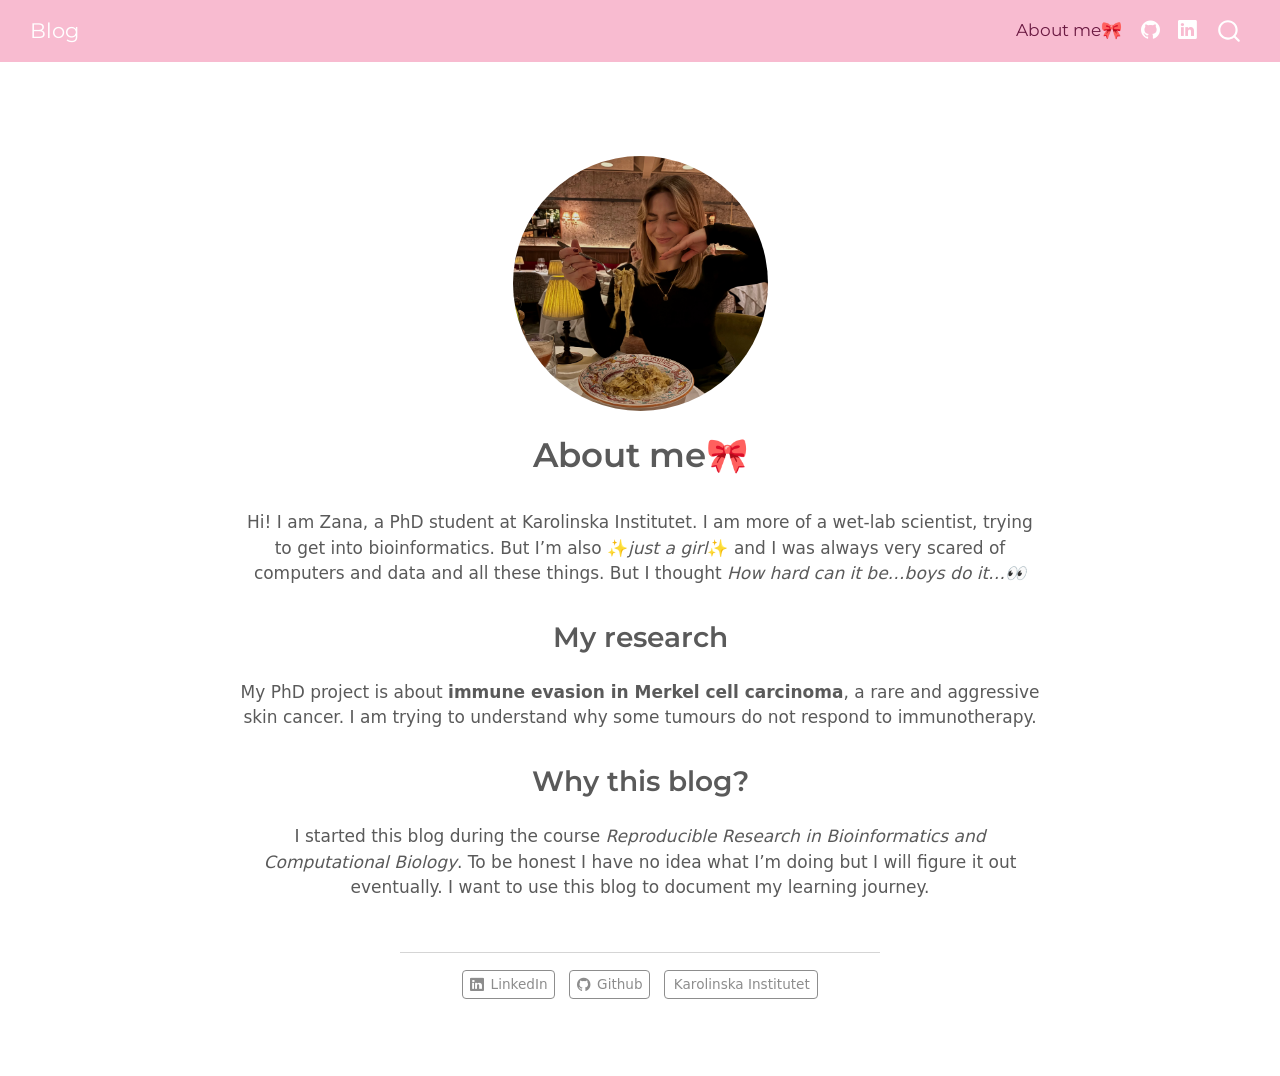
<file: about.html>
<!DOCTYPE html>
<html xmlns="http://www.w3.org/1999/xhtml" lang="en" xml:lang="en"><head>

<meta charset="utf-8">
<meta name="generator" content="quarto-1.10.18">

<meta name="viewport" content="width=device-width, initial-scale=1.0, user-scalable=yes">


<title>About me🎀 – Blog</title>
<style>
/* Default styles provided by pandoc.
** See https://pandoc.org/MANUAL.html#variables-for-html for config info.
*/
span.smallcaps{font-variant: small-caps;}
div.columns{display: flex; gap: 1.5em;}
div.column{flex: auto;}
@media screen {
div.columns{gap: min(4vw, 1.5em);}
div.column{overflow-x: auto;}
}
div.hanging-indent{margin-left: 1.5em; text-indent: -1.5em;}
ul.task-list{list-style: none;}
ul.task-list li input[type="checkbox"] {
  width: 0.8em;
  margin: 0 0.8em 0.2em -1em; /* quarto-specific, see https://github.com/quarto-dev/quarto-cli/issues/4556 */ 
  vertical-align: middle;
}
</style>


<script src="site_libs/quarto-nav/quarto-nav.js"></script>
<script src="site_libs/quarto-nav/headroom.min.js"></script>
<script src="site_libs/clipboard/clipboard.min.js"></script>
<script src="site_libs/quarto-search/autocomplete.umd.js"></script>
<script src="site_libs/quarto-search/fuse.min.js"></script>
<script src="site_libs/quarto-search/quarto-search.js"></script>
<meta name="quarto:offset" content="./">
<script src="site_libs/quarto-html/quarto.js" type="module"></script>
<script src="site_libs/quarto-html/tabsets/tabsets.js" type="module"></script>
<script src="site_libs/quarto-html/popper.min.js"></script>
<script src="site_libs/quarto-html/tippy.umd.min.js"></script>
<link href="site_libs/quarto-html/tippy.css" rel="stylesheet">
<link href="site_libs/quarto-html/quarto-syntax-highlighting-64a204ab8560d761af7679ceaba22944.css" rel="stylesheet" id="quarto-text-highlighting-styles">
<script src="site_libs/bootstrap/bootstrap.min.js"></script>
<link href="site_libs/bootstrap/bootstrap-icons.css" rel="stylesheet">
<link href="site_libs/bootstrap/bootstrap-fb1dc94ef3afab2d5625f9404b96eeb4.min.css" rel="stylesheet" append-hash="true" id="quarto-bootstrap" data-mode="light">
<script id="quarto-search-options" type="application/json">{
  "location": "navbar",
  "copy-button": false,
  "collapse-after": 3,
  "panel-placement": "end",
  "type": "overlay",
  "limit": 50,
  "keyboard-shortcut": [
    "f",
    "/",
    "s"
  ],
  "show-item-context": false,
  "language": {
    "search-no-results-text": "No results",
    "search-matching-documents-text": "matching documents",
    "search-copy-link-title": "Copy link to search",
    "search-hide-matches-text": "Hide additional matches",
    "search-more-match-text": "more match in this document",
    "search-more-matches-text": "more matches in this document",
    "search-clear-button-title": "Clear",
    "search-text-placeholder": "",
    "search-detached-cancel-button-title": "Cancel",
    "search-submit-button-title": "Submit",
    "search-label": "Search"
  }
}</script>


<link rel="stylesheet" href="styles.css">
</head>

<body class="nav-fixed fullcontent quarto-light">

<div id="quarto-search-results"></div>
  <header id="quarto-header" class="headroom fixed-top">
    <nav class="navbar navbar-expand-lg " data-bs-theme="dark">
      <div class="navbar-container container-fluid">
      <div class="navbar-brand-container mx-auto">
    <a class="navbar-brand" href="./index.html">
    <span class="navbar-title">Blog</span>
    </a>
  </div>
            <div id="quarto-search" class="" title="Search"></div>
          <button class="navbar-toggler" type="button" data-bs-toggle="collapse" data-bs-target="#navbarCollapse" aria-controls="navbarCollapse" role="menu" aria-expanded="false" aria-label="Toggle navigation" onclick="if (window.quartoToggleHeadroom) { window.quartoToggleHeadroom(); }">
  <span class="navbar-toggler-icon"></span>
</button>
          <div class="collapse navbar-collapse" id="navbarCollapse">
            <ul class="navbar-nav navbar-nav-scroll ms-auto">
  <li class="nav-item">
    <a class="nav-link active" href="./about.html" aria-current="page"> 
<span class="menu-text">About me🎀</span></a>
  </li>  
  <li class="nav-item compact">
    <a class="nav-link" href="https://github.com/zanabrilej22"> <i class="bi bi-github" role="img">
</i> 
<span class="menu-text"></span></a>
  </li>  
  <li class="nav-item compact">
    <a class="nav-link" href="https://www.linkedin.com/in/žana-brilej-643402201"> <i class="bi bi-linkedin" role="img">
</i> 
<span class="menu-text"></span></a>
  </li>  
</ul>
          </div> <!-- /navcollapse -->
            <div class="quarto-navbar-tools">
</div>
      </div> <!-- /container-fluid -->
    </nav>
</header>
<!-- content -->
<div id="quarto-content" class="quarto-container page-columns page-rows-contents page-layout-article page-navbar">
<!-- sidebar -->
<!-- margin-sidebar -->
    
<!-- main -->
<div class="quarto-about-jolla">
  <img src="profile copy.jpg" class="about-image
  round " style="height: 15em; width: 15em;">
 <header id="title-block-header" class="quarto-title-block default">
<div class="quarto-title">
<h1 class="title">About me🎀</h1>
</div>
<div class="quarto-title-meta">
  </div>
</header><main class="content" id="quarto-document-content">
<p>Hi! I am Zana, a PhD student at Karolinska Institutet. I am more of a wet-lab scientist, trying to get into bioinformatics. But I’m also ✨<em>just a girl</em>✨ and I was always very scared of computers and data and all these things. But I thought <em>How hard can it be…boys do it…👀</em></p>
<section id="my-research" class="level2">
<h2 data-anchor-id="my-research">My research</h2>
<p>My PhD project is about <strong>immune evasion in Merkel cell carcinoma</strong>, a rare and aggressive skin cancer. I am trying to understand why some tumours do not respond to immunotherapy.</p>
</section>
<section id="why-this-blog" class="level2">
<h2 data-anchor-id="why-this-blog">Why this blog?</h2>
<p>I started this blog during the course <em>Reproducible Research in Bioinformatics and Computational Biology</em>. To be honest I have no idea what I’m doing but I will figure it out eventually. I want to use this blog to document my learning journey.</p>


</section>
</main> 
  <hr class="about-sep">
   <div class="about-links">
  <a href="https://www.linkedin.com/in/žana-brilej-643402201" class="about-link" rel="" target="">
    <i class="bi bi-linkedin"></i>
     <span class="about-link-text">LinkedIn</span>
  </a>
  <a href="https://github.com/zanabrilej22" class="about-link" rel="" target="">
    <i class="bi bi-github"></i>
     <span class="about-link-text">Github</span>
  </a>
  <a href="https://ki.se/personer/zana-brilej" class="about-link" rel="" target="">
    <i class="bi bi-Karolinska Institutet"></i>
     <span class="about-link-text">Karolinska Institutet</span>
  </a>
</div>
</div>
 <!-- /main -->
<script id="quarto-html-after-body" type="application/javascript">
  window.document.addEventListener("DOMContentLoaded", function (event) {
    const isCodeAnnotation = (el) => {
      for (const clz of el.classList) {
        if (clz.startsWith('code-annotation-')) {                     
          return true;
        }
      }
      return false;
    }
    const onCopySuccess = function(e) {
      // button target
      const button = e.trigger;
      // don't keep focus
      button.blur();
      // flash "checked"
      button.classList.add('code-copy-button-checked');
      var currentTitle = button.getAttribute("title");
      button.setAttribute("title", "Copied!");
      let tooltip;
      if (window.bootstrap) {
        button.setAttribute("data-bs-toggle", "tooltip");
        button.setAttribute("data-bs-placement", "left");
        button.setAttribute("data-bs-title", "Copied!");
        tooltip = new bootstrap.Tooltip(button, 
          { trigger: "manual", 
            customClass: "code-copy-button-tooltip",
            offset: [0, -8]});
        tooltip.show();    
      }
      setTimeout(function() {
        if (tooltip) {
          tooltip.hide();
          button.removeAttribute("data-bs-title");
          button.removeAttribute("data-bs-toggle");
          button.removeAttribute("data-bs-placement");
        }
        button.setAttribute("title", currentTitle);
        button.classList.remove('code-copy-button-checked');
      }, 1000);
      // clear code selection
      e.clearSelection();
    }
    const getTextToCopy = function(trigger) {
      const outerScaffold = trigger.parentElement.cloneNode(true);
      const codeEl = outerScaffold.querySelector('code');
      for (const childEl of codeEl.children) {
        if (isCodeAnnotation(childEl)) {
          childEl.remove();
        }
      }
      return codeEl.innerText;
    }
    const clipboard = new window.ClipboardJS('.code-copy-button:not([data-in-quarto-modal])', {
      text: getTextToCopy
    });
    clipboard.on('success', onCopySuccess);
    if (window.document.getElementById('quarto-embedded-source-code-modal')) {
      const clipboardModal = new window.ClipboardJS('.code-copy-button[data-in-quarto-modal]', {
        text: getTextToCopy,
        container: window.document.getElementById('quarto-embedded-source-code-modal')
      });
      clipboardModal.on('success', onCopySuccess);
    }
      var localhostRegex = new RegExp(/^(?:http|https):\/\/localhost\:?[0-9]*\//);
      var mailtoRegex = new RegExp(/^mailto:/);
        var filterRegex = new RegExp("https:\/\/zanabrilej22\.github\.io\/Reproducible_research_course\/");
      var isInternal = (href) => {
          return filterRegex.test(href) || localhostRegex.test(href) || mailtoRegex.test(href);
      }
      // Inspect non-navigation links and adorn them if external
     var links = window.document.querySelectorAll('a[href]:not(.nav-link):not(.navbar-brand):not(.toc-action):not(.sidebar-link):not(.sidebar-item-toggle):not(.pagination-link):not(.no-external):not([aria-hidden]):not(.dropdown-item):not(.quarto-navigation-tool):not(.about-link)');
      for (var i=0; i<links.length; i++) {
        const link = links[i];
        if (!isInternal(link.href)) {
          // undo the damage that might have been done by quarto-nav.js in the case of
          // links that we want to consider external
          if (link.dataset.originalHref !== undefined) {
            link.href = link.dataset.originalHref;
          }
        }
      }
    function tippyHover(el, contentFn, onTriggerFn, onUntriggerFn) {
      const config = {
        allowHTML: true,
        maxWidth: 500,
        delay: 100,
        arrow: false,
        appendTo: function(el) {
            return el.parentElement;
        },
        interactive: true,
        interactiveBorder: 10,
        theme: 'quarto',
        placement: 'bottom-start',
      };
      if (contentFn) {
        config.content = contentFn;
      }
      if (onTriggerFn) {
        config.onTrigger = onTriggerFn;
      }
      if (onUntriggerFn) {
        config.onUntrigger = onUntriggerFn;
      }
      window.tippy(el, config); 
    }
    const noterefs = window.document.querySelectorAll('a[role="doc-noteref"]');
    for (var i=0; i<noterefs.length; i++) {
      const ref = noterefs[i];
      tippyHover(ref, function() {
        // use id or data attribute instead here
        let href = ref.getAttribute('data-footnote-href') || ref.getAttribute('href');
        try { href = new URL(href).hash; } catch {}
        const id = href.replace(/^#\/?/, "");
        const note = window.document.getElementById(id);
        if (note) {
          return note.innerHTML;
        } else {
          return "";
        }
      });
    }
    const xrefs = window.document.querySelectorAll('a.quarto-xref');
    const processXRef = (id, note) => {
      // Strip column container classes
      const stripColumnClz = (el) => {
        el.classList.remove("page-full", "page-columns");
        if (el.children) {
          for (const child of el.children) {
            stripColumnClz(child);
          }
        }
      }
      stripColumnClz(note)
      if (id === null || id.startsWith('sec-')) {
        // Special case sections, only their first couple elements
        const container = document.createElement("div");
        if (note.children && note.children.length > 2) {
          container.appendChild(note.children[0].cloneNode(true));
          for (let i = 1; i < note.children.length; i++) {
            const child = note.children[i];
            if (child.tagName === "P" && child.innerText === "") {
              continue;
            } else {
              container.appendChild(child.cloneNode(true));
              break;
            }
          }
          if (window.Quarto?.typesetMath) {
            window.Quarto.typesetMath(container);
          }
          return container.innerHTML
        } else {
          if (window.Quarto?.typesetMath) {
            window.Quarto.typesetMath(note);
          }
          return note.innerHTML;
        }
      } else {
        // Remove any anchor links if they are present
        const anchorLink = note.querySelector('a.anchorjs-link');
        if (anchorLink) {
          anchorLink.remove();
        }
        if (window.Quarto?.typesetMath) {
          window.Quarto.typesetMath(note);
        }
        if (note.classList.contains("callout")) {
          return note.outerHTML;
        } else {
          return note.innerHTML;
        }
      }
    }
    for (var i=0; i<xrefs.length; i++) {
      const xref = xrefs[i];
      tippyHover(xref, undefined, function(instance) {
        instance.disable();
        let url = xref.getAttribute('href');
        let hash = undefined; 
        if (url.startsWith('#')) {
          hash = url;
        } else {
          try { hash = new URL(url).hash; } catch {}
        }
        if (hash) {
          const id = hash.replace(/^#\/?/, "");
          const note = window.document.getElementById(id);
          if (note !== null) {
            try {
              const html = processXRef(id, note.cloneNode(true));
              instance.setContent(html);
            } finally {
              instance.enable();
              instance.show();
            }
          } else {
            // See if we can fetch this
            fetch(url.split('#')[0])
            .then(res => res.text())
            .then(html => {
              const parser = new DOMParser();
              const htmlDoc = parser.parseFromString(html, "text/html");
              const note = htmlDoc.getElementById(id);
              if (note !== null) {
                const html = processXRef(id, note);
                instance.setContent(html);
              } 
            }).finally(() => {
              instance.enable();
              instance.show();
            });
          }
        } else {
          // See if we can fetch a full url (with no hash to target)
          // This is a special case and we should probably do some content thinning / targeting
          fetch(url)
          .then(res => res.text())
          .then(html => {
            const parser = new DOMParser();
            const htmlDoc = parser.parseFromString(html, "text/html");
            const note = htmlDoc.querySelector('main.content');
            if (note !== null) {
              // This should only happen for chapter cross references
              // (since there is no id in the URL)
              // remove the first header
              if (note.children.length > 0 && note.children[0].tagName === "HEADER") {
                note.children[0].remove();
              }
              const html = processXRef(null, note);
              instance.setContent(html);
            } 
          }).finally(() => {
            instance.enable();
            instance.show();
          });
        }
      }, function(instance) {
      });
    }
        let selectedAnnoteEl;
        const selectorForAnnotation = ( cell, annotation) => {
          let cellAttr = 'data-code-cell="' + cell + '"';
          let lineAttr = 'data-code-annotation="' +  annotation + '"';
          const selector = 'span[' + cellAttr + '][' + lineAttr + ']';
          return selector;
        }
        const selectCodeLines = (annoteEl) => {
          const doc = window.document;
          const targetCell = annoteEl.getAttribute("data-target-cell");
          const targetAnnotation = annoteEl.getAttribute("data-target-annotation");
          const annoteSpan = window.document.querySelector(selectorForAnnotation(targetCell, targetAnnotation));
          const lines = annoteSpan.getAttribute("data-code-lines").split(",");
          const lineIds = lines.map((line) => {
            return targetCell + "-" + line;
          })
          let top = null;
          let height = null;
          let parent = null;
          if (lineIds.length > 0) {
              //compute the position of the single el (top and bottom and make a div)
              const el = window.document.getElementById(lineIds[0]);
              top = el.offsetTop;
              height = el.offsetHeight;
              parent = el.parentElement.parentElement;
            if (lineIds.length > 1) {
              const lastEl = window.document.getElementById(lineIds[lineIds.length - 1]);
              const bottom = lastEl.offsetTop + lastEl.offsetHeight;
              height = bottom - top;
            }
            if (top !== null && height !== null && parent !== null) {
              // cook up a div (if necessary) and position it 
              let div = window.document.getElementById("code-annotation-line-highlight");
              if (div === null) {
                div = window.document.createElement("div");
                div.setAttribute("id", "code-annotation-line-highlight");
                div.style.position = 'absolute';
                parent.appendChild(div);
              }
              div.style.top = top - 2 + "px";
              div.style.height = height + 4 + "px";
              div.style.left = 0;
              let gutterDiv = window.document.getElementById("code-annotation-line-highlight-gutter");
              if (gutterDiv === null) {
                gutterDiv = window.document.createElement("div");
                gutterDiv.setAttribute("id", "code-annotation-line-highlight-gutter");
                gutterDiv.style.position = 'absolute';
                const codeCell = window.document.getElementById(targetCell);
                const gutter = codeCell.querySelector('.code-annotation-gutter');
                gutter.appendChild(gutterDiv);
              }
              gutterDiv.style.top = top - 2 + "px";
              gutterDiv.style.height = height + 4 + "px";
            }
            selectedAnnoteEl = annoteEl;
          }
        };
        const unselectCodeLines = () => {
          const elementsIds = ["code-annotation-line-highlight", "code-annotation-line-highlight-gutter"];
          elementsIds.forEach((elId) => {
            const div = window.document.getElementById(elId);
            if (div) {
              div.remove();
            }
          });
          selectedAnnoteEl = undefined;
        };
          // Handle positioning of the toggle
      window.addEventListener(
        "resize",
        throttle(() => {
          elRect = undefined;
          if (selectedAnnoteEl) {
            selectCodeLines(selectedAnnoteEl);
          }
        }, 10)
      );
      function throttle(fn, ms) {
      let throttle = false;
      let timer;
        return (...args) => {
          if(!throttle) { // first call gets through
              fn.apply(this, args);
              throttle = true;
          } else { // all the others get throttled
              if(timer) clearTimeout(timer); // cancel #2
              timer = setTimeout(() => {
                fn.apply(this, args);
                timer = throttle = false;
              }, ms);
          }
        };
      }
        // Attach click handler to the DT
        const annoteDls = window.document.querySelectorAll('dt[data-target-cell]');
        for (const annoteDlNode of annoteDls) {
          annoteDlNode.addEventListener('click', (event) => {
            const clickedEl = event.target;
            if (clickedEl !== selectedAnnoteEl) {
              unselectCodeLines();
              const activeEl = window.document.querySelector('dt[data-target-cell].code-annotation-active');
              if (activeEl) {
                activeEl.classList.remove('code-annotation-active');
              }
              selectCodeLines(clickedEl);
              clickedEl.classList.add('code-annotation-active');
            } else {
              // Unselect the line
              unselectCodeLines();
              clickedEl.classList.remove('code-annotation-active');
            }
          });
        }
    const findCites = (el) => {
      const parentEl = el.parentElement;
      if (parentEl) {
        const cites = parentEl.dataset.cites;
        if (cites) {
          return {
            el,
            cites: cites.split(' ')
          };
        } else {
          return findCites(el.parentElement)
        }
      } else {
        return undefined;
      }
    };
    var bibliorefs = window.document.querySelectorAll('a[role="doc-biblioref"]');
    for (var i=0; i<bibliorefs.length; i++) {
      const ref = bibliorefs[i];
      const citeInfo = findCites(ref);
      if (citeInfo) {
        tippyHover(citeInfo.el, function() {
          var popup = window.document.createElement('div');
          citeInfo.cites.forEach(function(cite) {
            var citeDiv = window.document.createElement('div');
            citeDiv.classList.add('hanging-indent');
            citeDiv.classList.add('csl-entry');
            var biblioDiv = window.document.getElementById('ref-' + cite);
            if (biblioDiv) {
              citeDiv.innerHTML = biblioDiv.innerHTML;
            }
            popup.appendChild(citeDiv);
          });
          return popup.innerHTML;
        });
      }
    }
  });
  </script>
</div> <!-- /content -->




</body></html>
</file>
<file: site_libs/quarto-html/tippy.css>
.tippy-box[data-animation=fade][data-state=hidden]{opacity:0}[data-tippy-root]{max-width:calc(100vw - 10px)}.tippy-box{position:relative;background-color:#333;color:#fff;border-radius:4px;font-size:14px;line-height:1.4;white-space:normal;outline:0;transition-property:transform,visibility,opacity}.tippy-box[data-placement^=top]>.tippy-arrow{bottom:0}.tippy-box[data-placement^=top]>.tippy-arrow:before{bottom:-7px;left:0;border-width:8px 8px 0;border-top-color:initial;transform-origin:center top}.tippy-box[data-placement^=bottom]>.tippy-arrow{top:0}.tippy-box[data-placement^=bottom]>.tippy-arrow:before{top:-7px;left:0;border-width:0 8px 8px;border-bottom-color:initial;transform-origin:center bottom}.tippy-box[data-placement^=left]>.tippy-arrow{right:0}.tippy-box[data-placement^=left]>.tippy-arrow:before{border-width:8px 0 8px 8px;border-left-color:initial;right:-7px;transform-origin:center left}.tippy-box[data-placement^=right]>.tippy-arrow{left:0}.tippy-box[data-placement^=right]>.tippy-arrow:before{left:-7px;border-width:8px 8px 8px 0;border-right-color:initial;transform-origin:center right}.tippy-box[data-inertia][data-state=visible]{transition-timing-function:cubic-bezier(.54,1.5,.38,1.11)}.tippy-arrow{width:16px;height:16px;color:#333}.tippy-arrow:before{content:"";position:absolute;border-color:transparent;border-style:solid}.tippy-content{position:relative;padding:5px 9px;z-index:1}
</file>
<file: site_libs/quarto-html/quarto-syntax-highlighting-64a204ab8560d761af7679ceaba22944.css>
/* quarto syntax highlight colors */
:root {
  --quarto-hl-ot-color: #003B4F;
  --quarto-hl-at-color: #657422;
  --quarto-hl-ss-color: #20794D;
  --quarto-hl-an-color: #5E5E5E;
  --quarto-hl-fu-color: #4758AB;
  --quarto-hl-st-color: #20794D;
  --quarto-hl-cf-color: #003B4F;
  --quarto-hl-op-color: #5E5E5E;
  --quarto-hl-er-color: #AD0000;
  --quarto-hl-bn-color: #AD0000;
  --quarto-hl-al-color: #AD0000;
  --quarto-hl-va-color: #111111;
  --quarto-hl-bu-color: inherit;
  --quarto-hl-ex-color: inherit;
  --quarto-hl-pp-color: #AD0000;
  --quarto-hl-in-color: #5E5E5E;
  --quarto-hl-vs-color: #20794D;
  --quarto-hl-wa-color: #5E5E5E;
  --quarto-hl-do-color: #5E5E5E;
  --quarto-hl-im-color: #00769E;
  --quarto-hl-ch-color: #20794D;
  --quarto-hl-dt-color: #AD0000;
  --quarto-hl-fl-color: #AD0000;
  --quarto-hl-co-color: #5E5E5E;
  --quarto-hl-cv-color: #5E5E5E;
  --quarto-hl-cn-color: #8f5902;
  --quarto-hl-sc-color: #5E5E5E;
  --quarto-hl-dv-color: #AD0000;
  --quarto-hl-kw-color: #003B4F;
}

/* other quarto variables */
:root {
  --quarto-font-monospace: SFMono-Regular, Menlo, Monaco, Consolas, "Liberation Mono", "Courier New", monospace;
}

/* syntax highlight based on Pandoc's rules */
pre > code.sourceCode > span {
  color: #003B4F;
}

code.sourceCode > span {
  color: #003B4F;
}

div.sourceCode,
div.sourceCode pre.sourceCode {
  color: #003B4F;
}

/* Normal */
code span {
  color: #003B4F;
}

/* Alert */
code span.al {
  color: #AD0000;
  font-style: inherit;
}

/* Annotation */
code span.an {
  color: #5E5E5E;
  font-style: inherit;
}

/* Attribute */
code span.at {
  color: #657422;
  font-style: inherit;
}

/* BaseN */
code span.bn {
  color: #AD0000;
  font-style: inherit;
}

/* BuiltIn */
code span.bu {
  font-style: inherit;
}

/* ControlFlow */
code span.cf {
  color: #003B4F;
  font-weight: bold;
  font-style: inherit;
}

/* Char */
code span.ch {
  color: #20794D;
  font-style: inherit;
}

/* Constant */
code span.cn {
  color: #8f5902;
  font-style: inherit;
}

/* Comment */
code span.co {
  color: #5E5E5E;
  font-style: inherit;
}

/* CommentVar */
code span.cv {
  color: #5E5E5E;
  font-style: italic;
}

/* Documentation */
code span.do {
  color: #5E5E5E;
  font-style: italic;
}

/* DataType */
code span.dt {
  color: #AD0000;
  font-style: inherit;
}

/* DecVal */
code span.dv {
  color: #AD0000;
  font-style: inherit;
}

/* Error */
code span.er {
  color: #AD0000;
  font-style: inherit;
}

/* Extension */
code span.ex {
  font-style: inherit;
}

/* Float */
code span.fl {
  color: #AD0000;
  font-style: inherit;
}

/* Function */
code span.fu {
  color: #4758AB;
  font-style: inherit;
}

/* Import */
code span.im {
  color: #00769E;
  font-style: inherit;
}

/* Information */
code span.in {
  color: #5E5E5E;
  font-style: inherit;
}

/* Keyword */
code span.kw {
  color: #003B4F;
  font-weight: bold;
  font-style: inherit;
}

/* Operator */
code span.op {
  color: #5E5E5E;
  font-style: inherit;
}

/* Other */
code span.ot {
  color: #003B4F;
  font-style: inherit;
}

/* Preprocessor */
code span.pp {
  color: #AD0000;
  font-style: inherit;
}

/* SpecialChar */
code span.sc {
  color: #5E5E5E;
  font-style: inherit;
}

/* SpecialString */
code span.ss {
  color: #20794D;
  font-style: inherit;
}

/* String */
code span.st {
  color: #20794D;
  font-style: inherit;
}

/* Variable */
code span.va {
  color: #111111;
  font-style: inherit;
}

/* VerbatimString */
code span.vs {
  color: #20794D;
  font-style: inherit;
}

/* Warning */
code span.wa {
  color: #5E5E5E;
  font-style: italic;
}

.prevent-inlining {
  content: "</";
}

/*# sourceMappingURL=9d8d5bb603a83b8298b89080a598c93b.css.map */
</file>
<file: styles.css>
/* css styles */
</file>
<file: site_libs/quarto-diagram/mermaid.css>
.mermaidTooltip {
  position: absolute;
  text-align: center;
  max-width: 200px;
  padding: 2px;
  font-family: "trebuchet ms", verdana, arial;
  font-size: 12px;
  background: #ffffde;
  border: 1px solid #aaaa33;
  border-radius: 2px;
  pointer-events: none;
  z-index: 1000;
}
</file>
